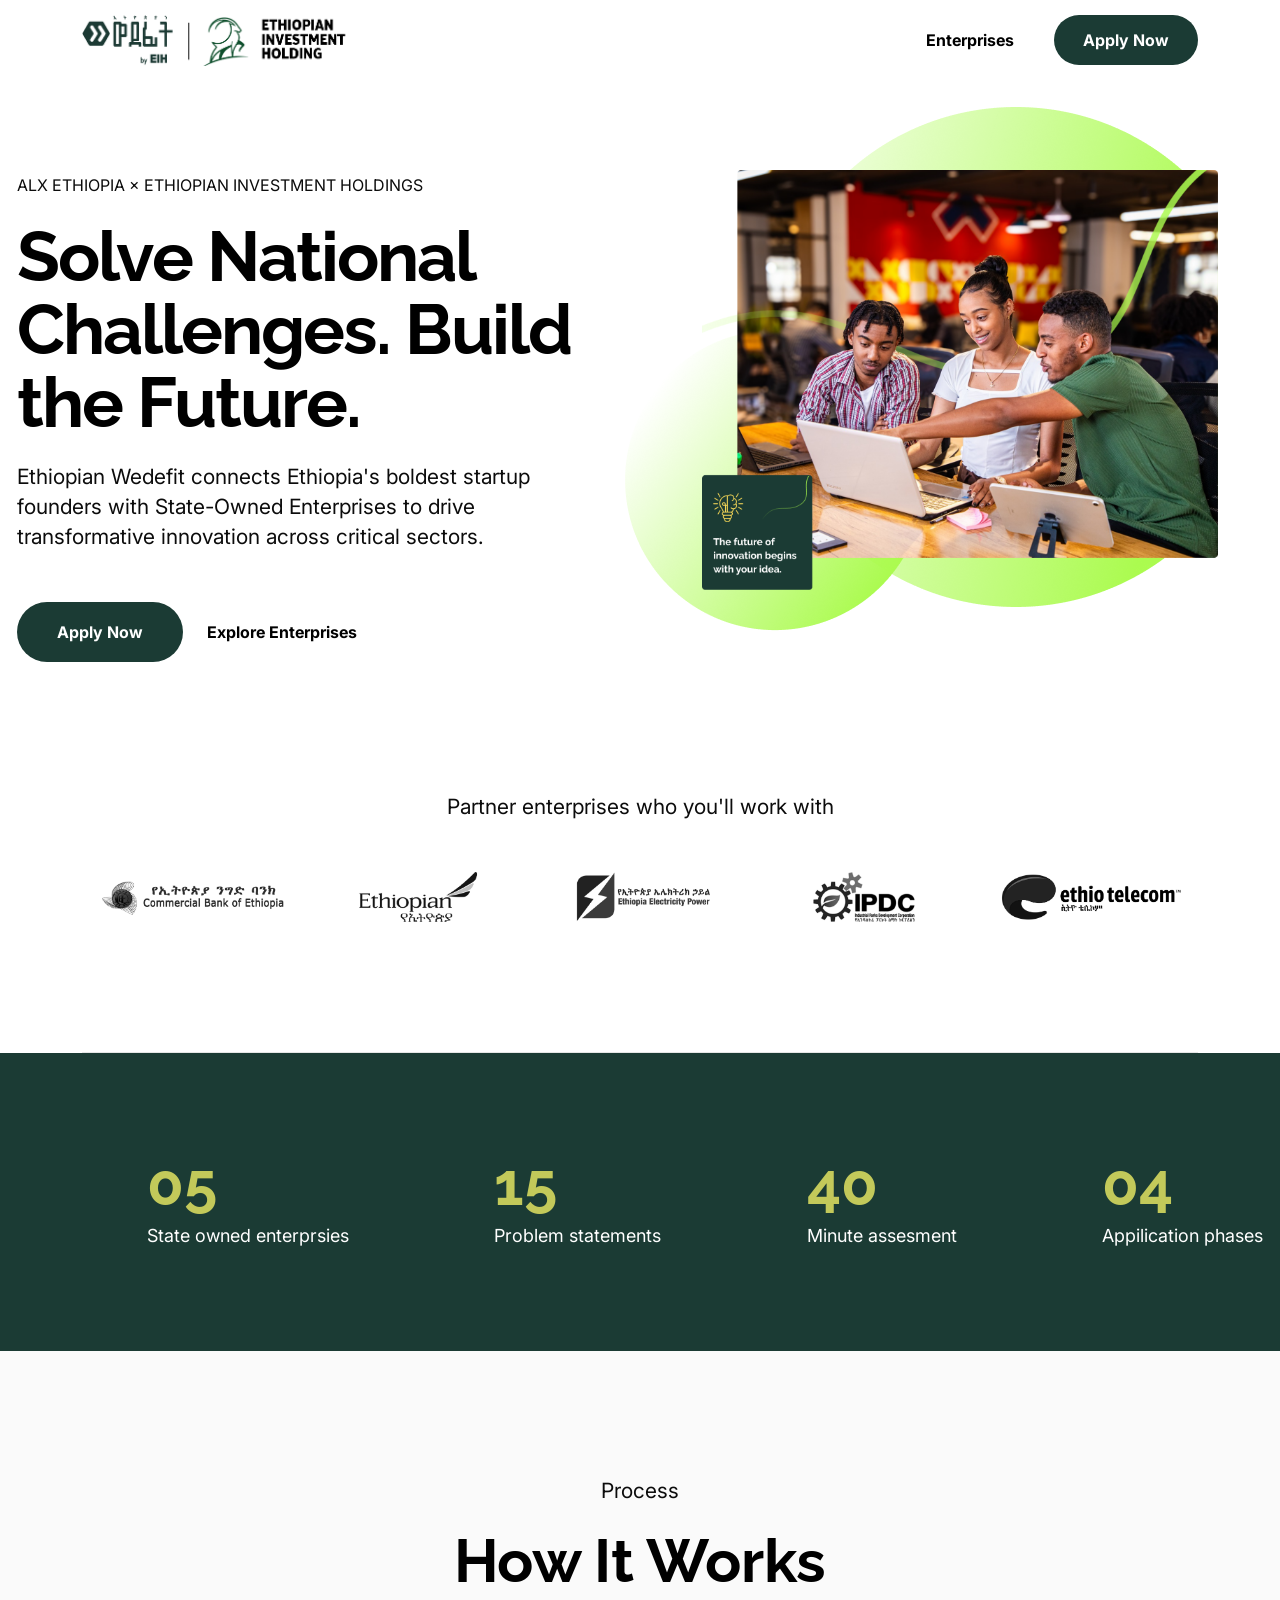
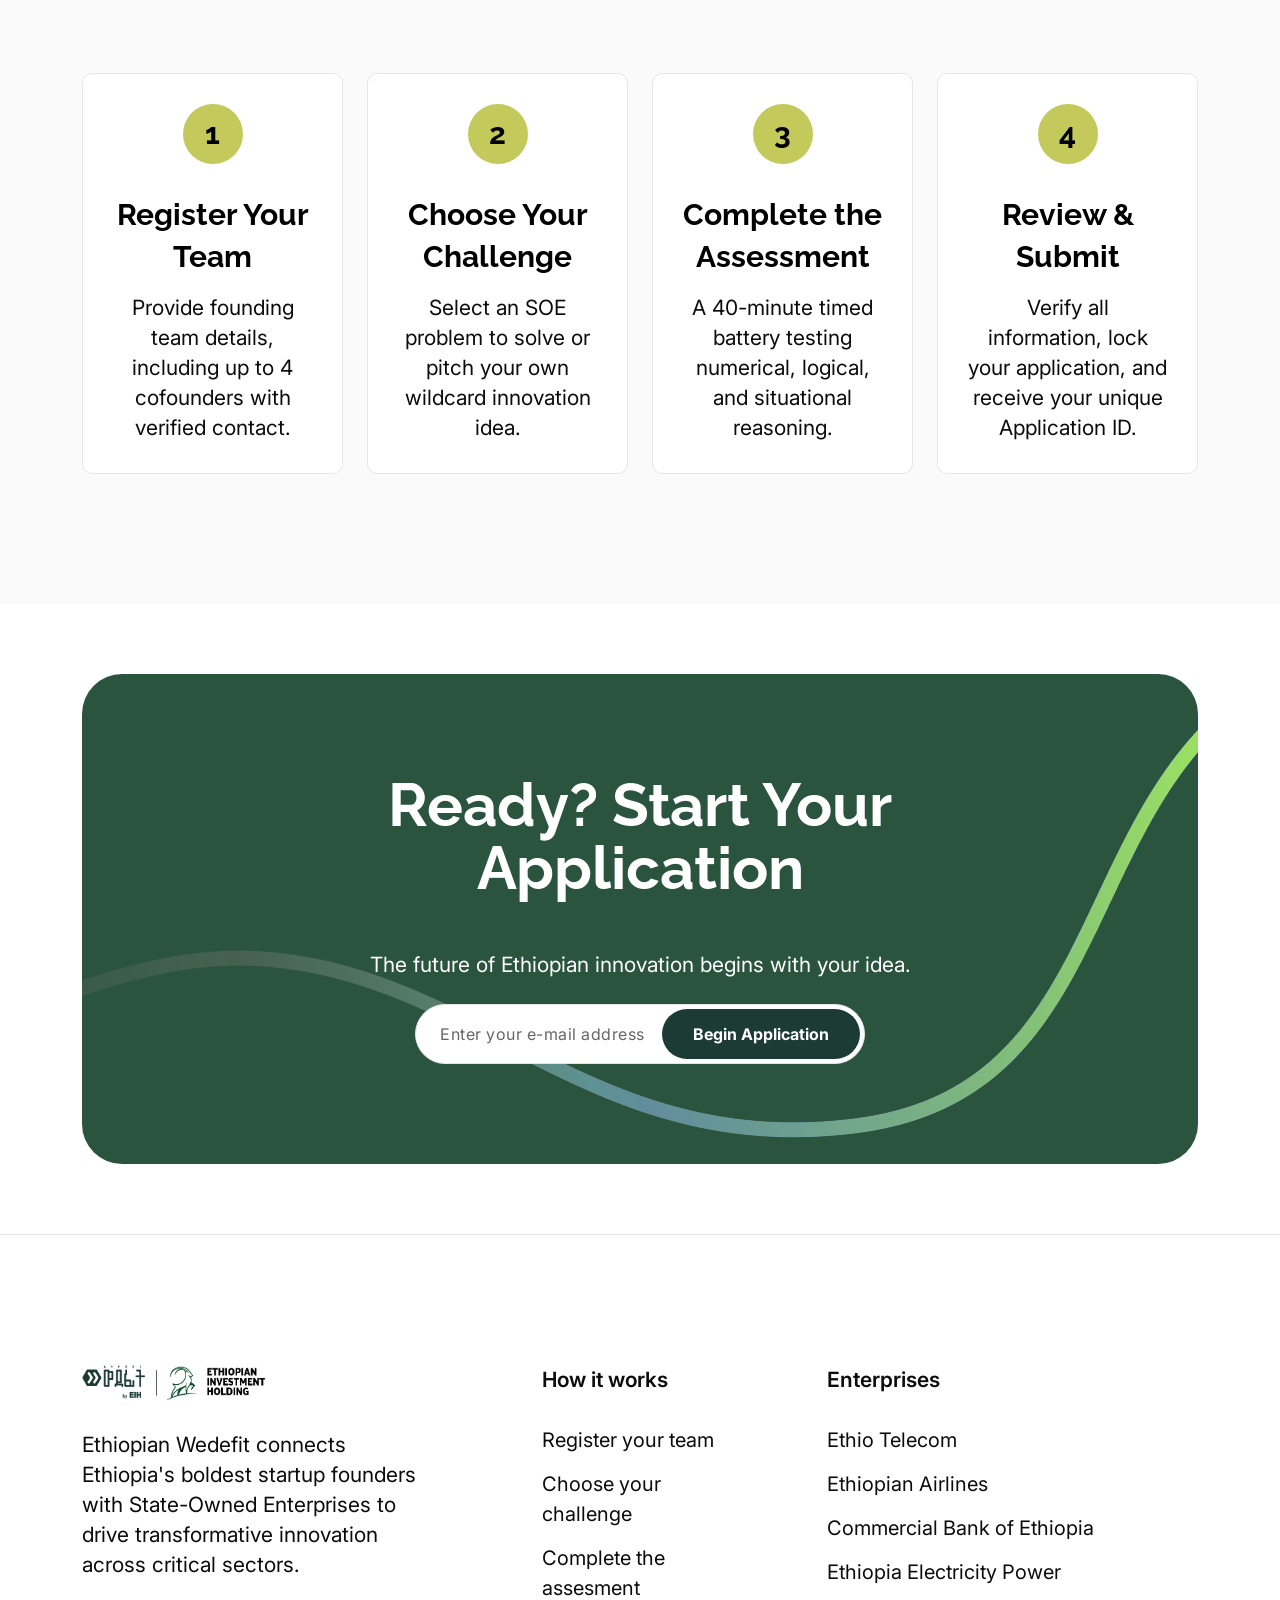
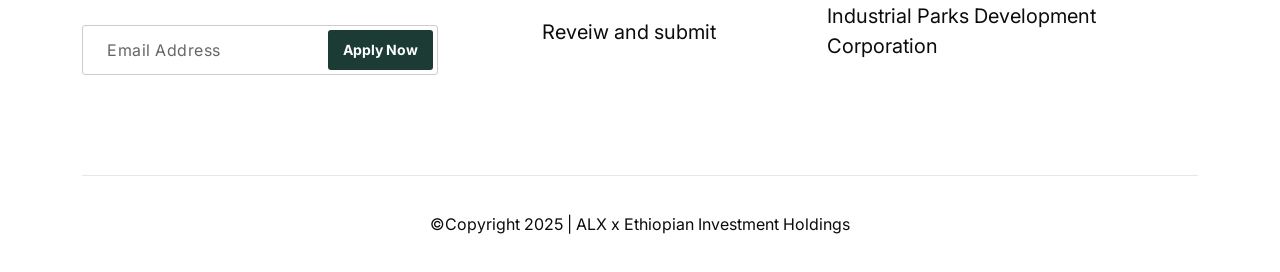
<file: index.html>
<!DOCTYPE html>
<html lang="en">

<head>
  <meta charset="UTF-8">
  <meta http-equiv="X-UA-Compatible" content="IE=edge">
  <meta name="viewport" content="width=device-width, initial-scale=1.0">
  <title>Ethiopian Wedefit</title>

  <link rel="shortcut icon" href="assets/images/favicon.ico" type="image/x-icon">
  <!-- <link rel="icon" href="assets/images/favicon.ico" type="image/x-icon"> -->
  <!--- End favicon-->

  <link href="https://fonts.googleapis.com/css2?family=Inter:wght@400;600&family=Raleway:wght@600;700&display=swap" rel="stylesheet">
  <!-- End google font  -->

  <link rel="stylesheet" href="assets/css/bootstrap.min.css">
  <link rel="stylesheet" href="assets/css/magnific-popup.css">
  <link rel="stylesheet" href="assets/css/slick.css">
  <link rel="stylesheet" href="assets/css/animate.css">
  <link rel="stylesheet" href="assets/css/fontawesome.css">


  <!-- Code Editor  -->

  <link rel="stylesheet" href="assets/css/main.css">
  <link rel="stylesheet" href="assets/css/app.min.css">

  <!-- CSS Rule -->
  <head>
  <style>
    /* Default for all screens */
    .hero-jump{
      padding: 170px 130px 130px 0px;
    }

    .num-pad{
      padding: 100px 0 100px 130px;
    }

    .logo-height{
      max-width: 512px;
    }
    .header-pad{
        padding: 15px 0;
    }

    .nav-pad{
        padding:0%;
    }

    /* Change padding when screen is 768px or smaller */
    @media (max-width: 768px) {
      .hero-jump{
        padding: 0px; /* Much smaller padding for mobile */
      }

      .num-pad{
      padding: 50px 0px;
    }
    .logo-height{
      max-width: 256px;
    }

    .header-pad{
        padding: 15px 0 50px 0 !important; 
        position: unset !important;
    }
    .nav-pad{
        padding-left: 65px;
    }
    }
  </style>

</head>

<body class="light">

  <div class="zubuz-preloader-wrap">
    <div class="zubuz-preloader">
      <div></div>
      <div></div>
      <div></div>
      <div></div>
    </div>
  </div>




  <header class="site-header zubuz-header-section header-pad" id="sticky-menu">
    <div class="container">
      <nav class="navbar site-navbar nav-pad">
        <!-- Brand Logo-->
        <div class="brand-logo logo-height">
          <a href="#">
            <img src="assets/images/logo/Logoc.png" alt="" class="light-version-logo">
          </a>
        </div>
        <div class="menu-block-wrapper">
          <div class="menu-overlay"></div>
          <nav class="menu-block" id="append-menu-header">
            <div class="mobile-menu-head">
              <div class="go-back">
                <i class="fa fa-angle-left"></i>
              </div>
              <div class="current-menu-title"></div>
              <div class="mobile-menu-close">&times;</div>
            </div>

          </nav>
        </div>

        <div class="header-btn header-btn-l1 ms-auto d-none d-xs-inline-flex">
          <div class="zubuz-header-btn-wrap">
            <a class="zubuz-login-btn" href="#">Enterprises</a>
          </div>
          <a class="zubuz-default-btn zubuz-header-btn pill" href="#">
            <span>Apply Now</span>
          </a>
        </div>
        <!-- mobile menu trigger -->

        <!--/.Mobile Menu Hamburger Ends-->
      </nav>
    </div>
  </header>
  <!--End landex-header-section -->

  <div class="zubuz-hero-section2 hero-jump">
    <div class="container">
      <div class="row zubuz_screenfix_right">
        <div class="col-lg-6">
          <div class="zubuz-hero-content">
            <div class="zubuz-hero-rating" >
              <ul>
                <!-- <li><img src="assets/images/v2/rating.png" alt=""></li> -->
                <li>ALX ETHIOPIA × ETHIOPIAN INVESTMENT HOLDINGS</li>
              </ul>
            </div>
            <h1>Solve National Challenges. Build the Future.</h1>
            <p>Ethiopian Wedefit connects Ethiopia's boldest startup founders with State-Owned Enterprises to drive transformative innovation across critical sectors.</p>
            <div class="zubuz-hero-btn-wrap">
              <a class="zubuz-default-btn pill" href="#"> <span>Apply Now</span> </a>
              <a class="zubuz-login-btn m-0" href="#">Explore Enterprises</a>
            </div>
          </div>
        </div>
        <div class="col-lg-6">
          <div class="zubuz-hero-thumb2">
            <img src="assets/images/v2/test(4).png" alt="">
            <div class="zubuz-hero-shape2">
              <img src="assets/images/v2/shape1-v2.png" alt="">
            </div>
            <div class="zubuz-hero-shape3">
              <img src="assets/images/v2/shape2-v2.png" alt="">
            </div>
          </div>
        </div>
      </div>
    </div>
  </div>
  <!-- End section -->

  <div class="zubuz-brand-logo-section">
    <div class="container">
      <div class="zubuz-brand-logo-wrap">
        
        <p>Partner enterprises who you'll work with</p>
        <div class="zubuz-brand-slider3">

          <!-- first round  -->
          <div class="zubuz-brand-item">
            <img src="assets/images/v2/Ethiotelecom.png" alt="">
          </div>
          <div class="zubuz-brand-item">
            <img src="assets/images/v2/CBE.png" alt="">
          </div>
          <div class="zubuz-brand-item">
            <img src="assets/images/v2/Airlines.png" alt="">
          </div>
          <div class="zubuz-brand-item">
            <img src="assets/images/v2/EEP.png" alt="">
          </div>
          <div class="zubuz-brand-item">
            <img src="assets/images/v2/IPDC.png" alt="">
          </div>

          <!-- Second round  -->
           <div class="zubuz-brand-item">
            <img src="assets/images/v2/Ethiotelecom.png" alt="">
          </div>
          <div class="zubuz-brand-item">
            <img src="assets/images/v2/CBE.png" alt="">
          </div>
          <div class="zubuz-brand-item">
            <img src="assets/images/v2/Airlines.png" alt="">
          </div>
          <div class="zubuz-brand-item">
            <img src="assets/images/v2/EEP.png" alt="">
          </div>
          <div class="zubuz-brand-item">
            <img src="assets/images/v2/IPDC.png" alt="">
          </div>

          <!-- third round  -->
           <div class="zubuz-brand-item">
            <img src="assets/images/v2/Ethiotelecom.png" alt="">
          </div>
          <div class="zubuz-brand-item">
            <img src="assets/images/v2/CBE.png" alt="">
          </div>
          <div class="zubuz-brand-item">
            <img src="assets/images/v2/Airlines.png" alt="">
          </div>
          <div class="zubuz-brand-item">
            <img src="assets/images/v2/EEP.png" alt="">
          </div>
          <div class="zubuz-brand-item">
            <img src="assets/images/v2/IPDC.png" alt="">
          </div>

        </div>
      </div>
    </div>
  </div>
  <!-- End section -->

  <div class="section blue-bg zubuz-section-padding5 num-pad">
    <div id="zubuz-counter"></div>
    <div class="container" >
      <div class="zubuz-counter-wrap2">
        <div class="zubuz-counter-data light">
          <h2 class="zubuz-counter-number" style="color: var(--secondary-color);">05</h2>
          <p>State owned enterprsies</p>
        </div>
        <div class="zubuz-counter-data light">
          <h2 class="zubuz-counter-number" style="color: var(--secondary-color);">15</h2>
          <p>Problem statements</p>
        </div>
        <div class="zubuz-counter-data light">
          <h2 class="zubuz-counter-number" style="color: var(--secondary-color);">40</h2>
          <p>Minute assesment</p>
        </div>
        <div class="zubuz-counter-data light">
          <h2 class="zubuz-counter-number" style="color: var(--secondary-color);">04</h2>
          <p>Appilication phases</p>
        </div>
      </div>
    </div>
  </div>
  <!-- End section -->
  
  <div class="section zubuz-section-padding3 light-bg">
    <div class="container">
      <div class="zubuz-section-title center">
        <p>Process</p>
        <h2>How It Works</h2>
      </div>
      <div class="row">
        <div class="col-xl-3 col-md-6">
          <div class="zubuz-iconbox-wrap center">
            <div class="zubuz-iconbox-icon">
              <!-- <img src="assets/images/v1/icon3.png" alt=""> -->
               <h3>1</h3>
            </div>
            <div class="zubuz-iconbox-data">
              <h3>Register Your Team</h3>
              <p>Provide founding team details, including up to 4 cofounders with verified contact.</p>
            </div>
          </div>
        </div>
        <div class="col-xl-3 col-md-6">
          <div class="zubuz-iconbox-wrap center">
            <div class="zubuz-iconbox-icon">
              <!-- <img src="assets/images/v1/icon4.png" alt=""> -->
               <h3>2</h3>
            </div>
            <div class="zubuz-iconbox-data">
              <h3>Choose Your Challenge</h3>
              <p>Select an SOE problem to solve or pitch your own wildcard innovation idea.</p>
            </div>
          </div>
        </div>
        <div class="col-xl-3 col-md-6">
          <div class="zubuz-iconbox-wrap center">
            <div class="zubuz-iconbox-icon">
              <!-- <img src="assets/images/v1/icon5.png" alt=""> -->
               <h3>3</h3>
            </div>
            <div class="zubuz-iconbox-data">
              <h3>Complete the Assessment</h3>
              <p>A 40-minute timed battery testing numerical, logical, and situational reasoning.</p>
            </div>
          </div>
        </div>
        <div class="col-xl-3 col-md-6">
          <div class="zubuz-iconbox-wrap center">
            <div class="zubuz-iconbox-icon">
            <h3>4</h3>
            </div>
            <div class="zubuz-iconbox-data">
              <h3>Review & Submit</h3>
              <p>Verify all information, lock your application, and receive your unique Application ID.</p>
            </div>
          </div>
        </div>

      </div>
    </div>
  </div>
  <!-- End Section -->

  <div class="zubuz-cta-section2" style="padding: 70px 0;">
    <div class="container">
      <div class="zubuz-cta-wrap" style="background-image: url(assets/images/v2/cta-bg-green.png)">
        <div class="zubuz-cta-content">
          <h2>Ready? Start Your Application</h2>
          <p style="color: white;">The future of Ethiopian innovation begins with your idea.</p>
          <div class="zubuz-subscribe-two">
            
            <form action="#">
              <input type="email" placeholder="Enter your e-mail address">
              <button class="zubuz-default-btn zubuz-subscription-btn two" id="zubuz-subscription-btn" type="submit">
                <span>Begin Application</span>
              </button>
            </form>
          </div>
        </div>
      </div>
    </div>
  </div>



<footer class="zubuz-footer-section main-footer white-bg">
    <div class="container">
      <div class="zubuz-footer-top">
        <div class="row">
          <div class="col-xl-4 col-lg-12">
            <div class="zubuz-footer-textarea">
              <a href="">
                <img src="assets/images/logo/Logoc.png" alt="">
              </a>
              <p>Ethiopian Wedefit connects Ethiopia's boldest startup founders with State-Owned Enterprises to drive transformative innovation across critical sectors.</p>
              <div class="zubuz-subscribe-one">
                <form action="#">
                  <input type="email" placeholder="Email Address">
                  <button class="zubuz-default-btn zubuz-subscription-btn one" id="zubuz-subscription-btn" type="submit">
                    <span>Apply Now</span>
                  </button>
                </form>
              </div>
            </div>
          </div>
          
          <div class="col-xl-3 col-md-4">
            <div class="zubuz-footer-menu extar-margin">
              <div class="zubuz-footer-title">
                <p>How it works</p>
              </div>
              <ul>
                <li><a href="">Register your team</a></li>
                <li><a href="">Choose your challenge</a></li>
                <li><a href="">Complete the assesment</a></li>
                <li><a href="">Reveiw and submit</a></li>
                </li>
              </ul>
            </div>
          </div>



          <div class="col-xl-5 col-md-4">
            <div class="zubuz-footer-menu extar-margin">
              <div class="zubuz-footer-title">
                <p>Enterprises</p>
              </div>
              <ul>
                <li><a href="">Ethio Telecom</a></li>
                <li><a href="">Ethiopian Airlines</a></li>
                <li><a href="">Commercial Bank of Ethiopia</a></li>
                <li><a href="">Ethiopia Electricity Power</a></li>
                <li><a href="">Industrial Parks Development Corporation</a></li>
              </ul>
            </div>
          </div>


        </div>
      </div>
      <div class="zubuz-footer-bottom center">
        <div class="zubuz-copywright">
          <p> ©Copyright 2025 | ALX x Ethiopian Investment Holdings</p>
        </div>
      </div>

    </div>
  </footer>





  <!-- scripts -->
  <script src="assets/js/jquery-3.6.0.min.js"></script>
  <script src="assets/js/bootstrap.bundle.min.js"></script>
  <script src="assets/js/menu/menu.js"></script>
  <script src="assets/js/isotope.pkgd.min.js"></script>
  <script src="assets/js/jquery.magnific-popup.min.js"></script>
  <script src="assets/js/slick.js"></script>
  <script src="assets/js/countdown.js"></script>
  <script src="assets/js/wow.min.js"></script>
  <script src="assets/js/faq.js"></script>

  <script src="assets/js/app.js"></script>


</body>
</html>
</file>
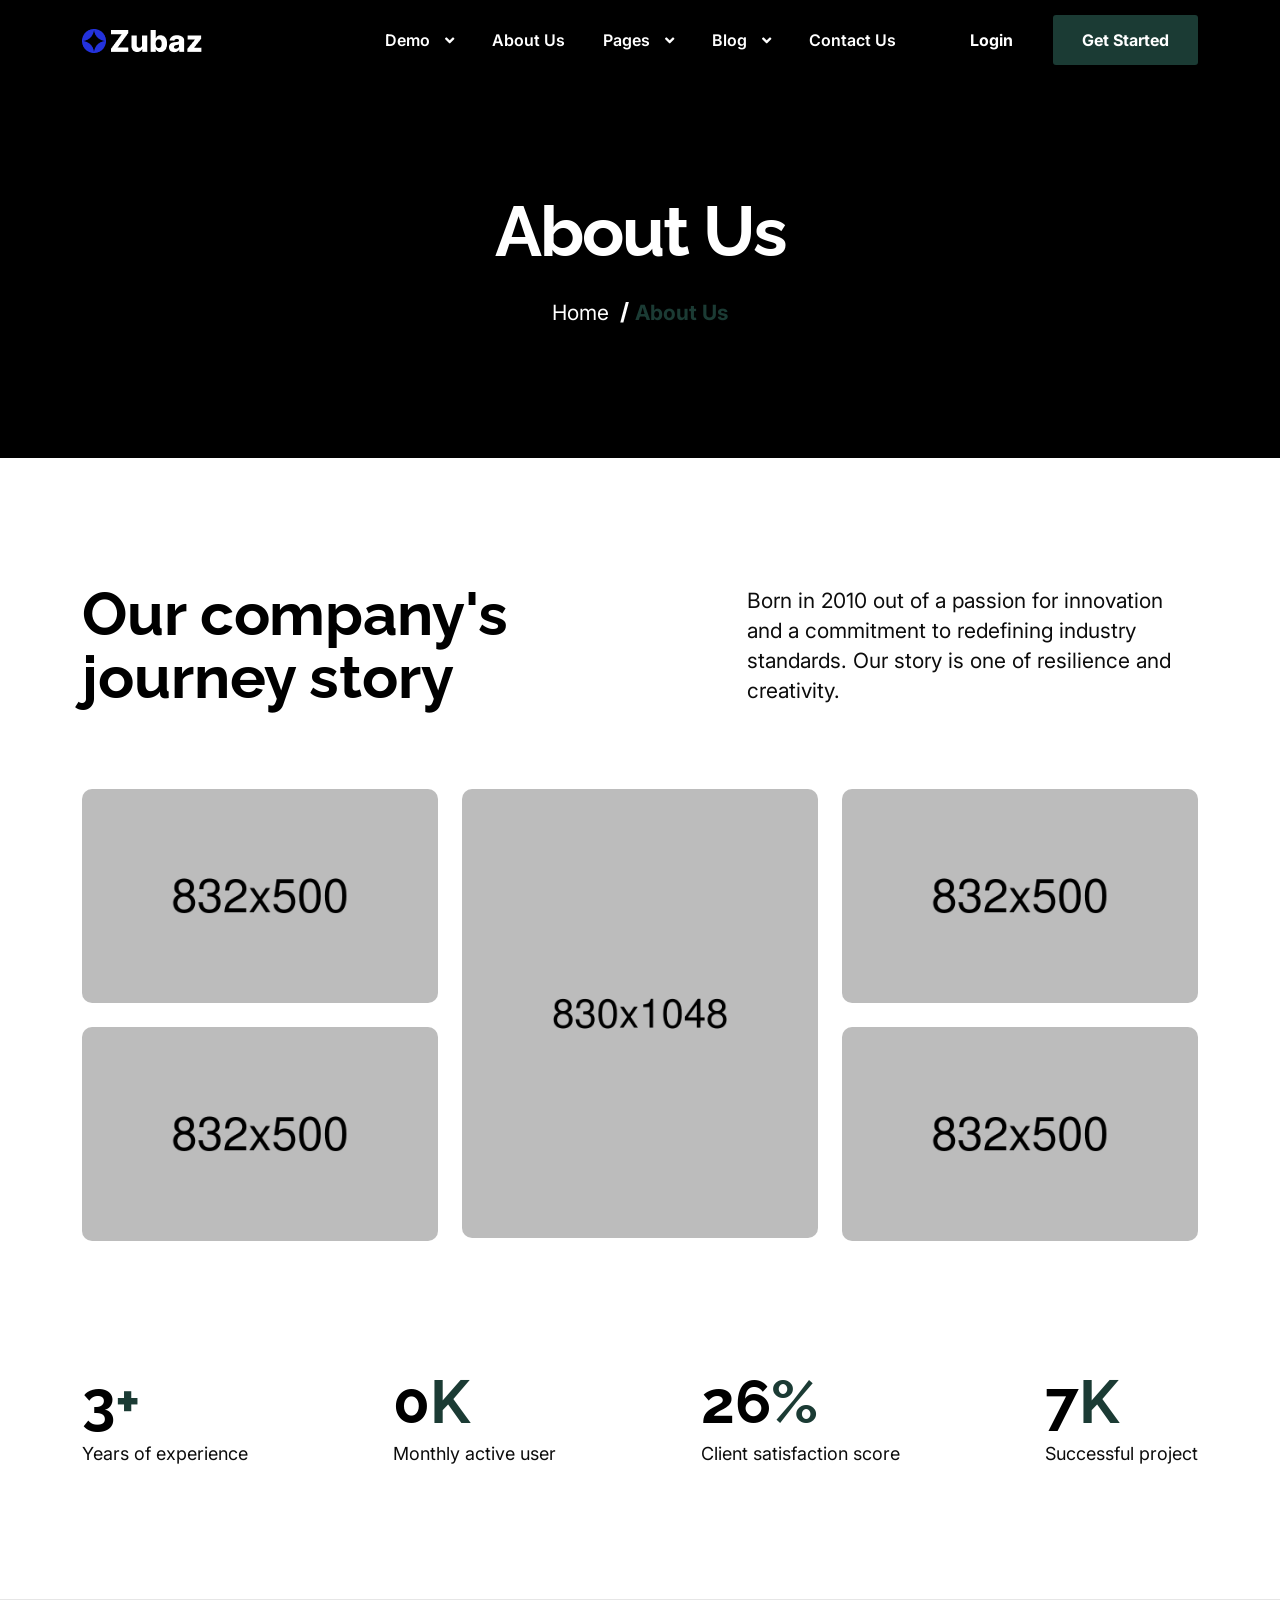
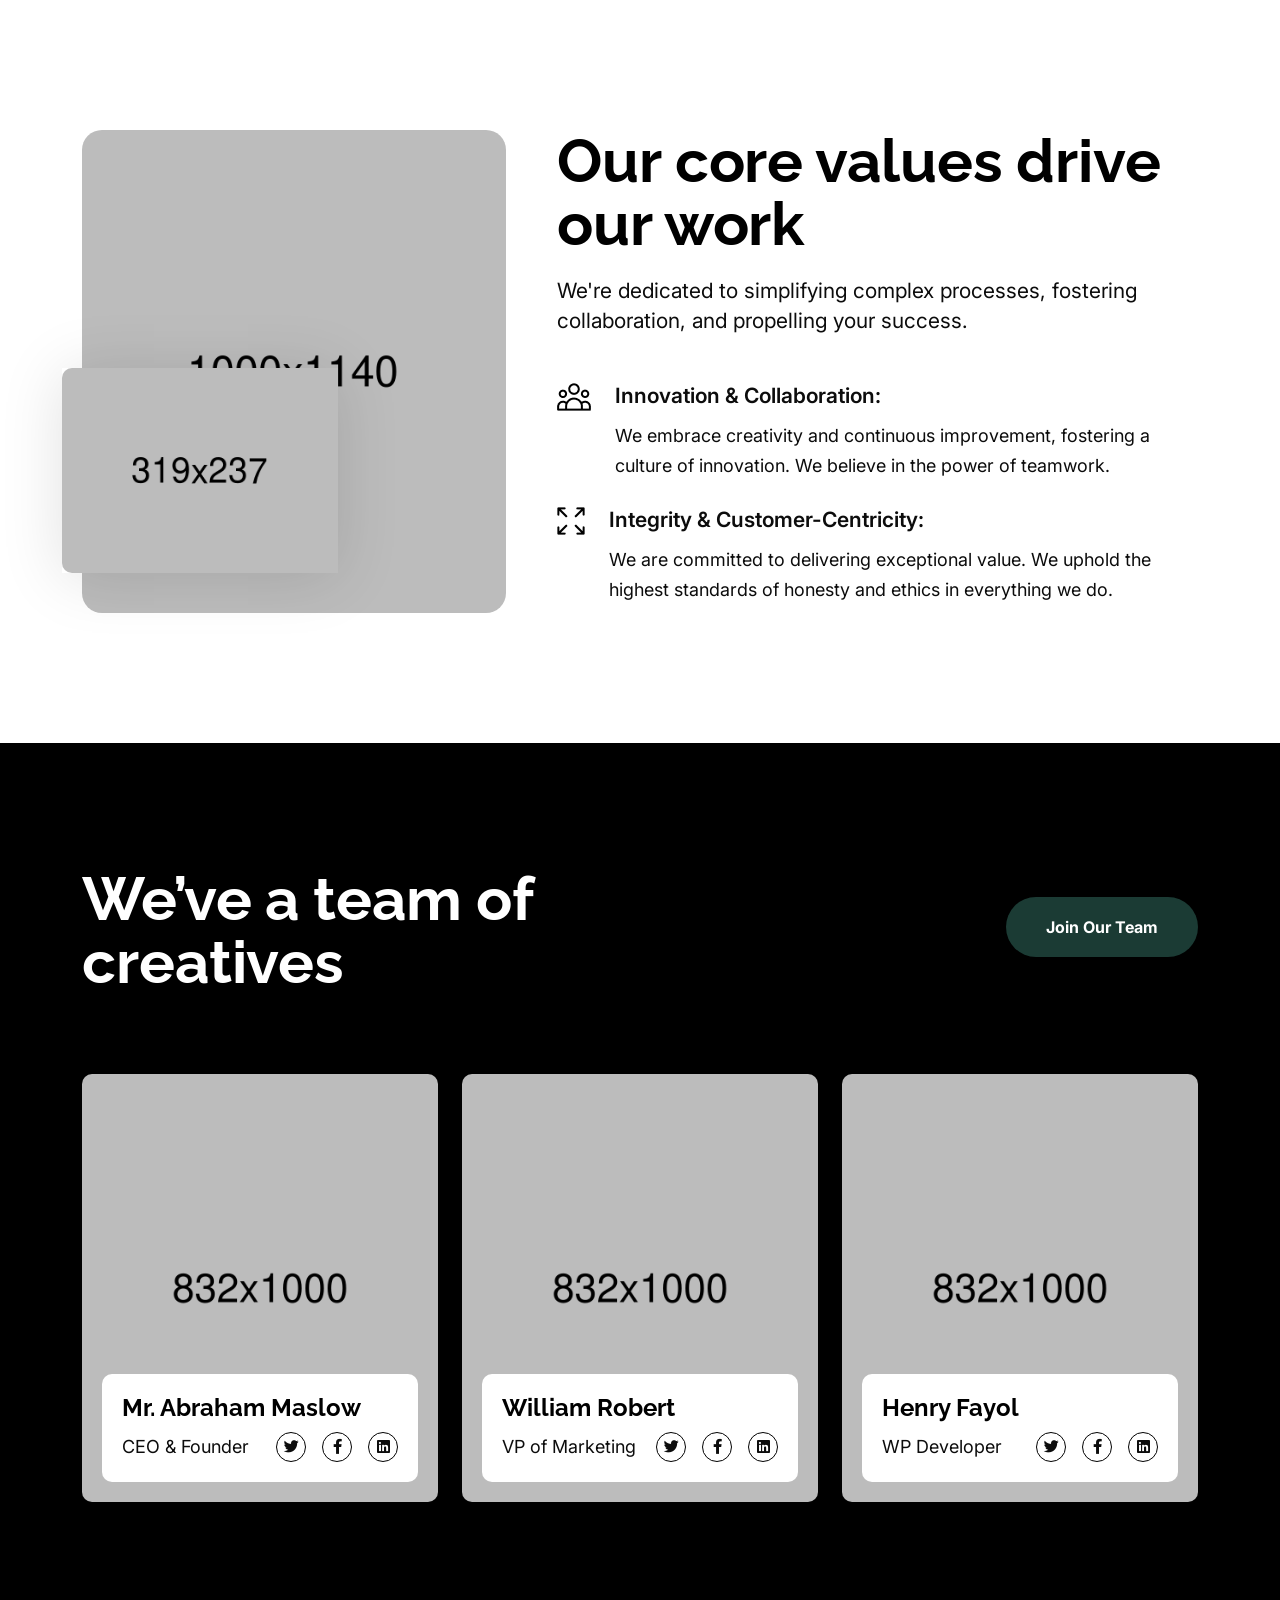
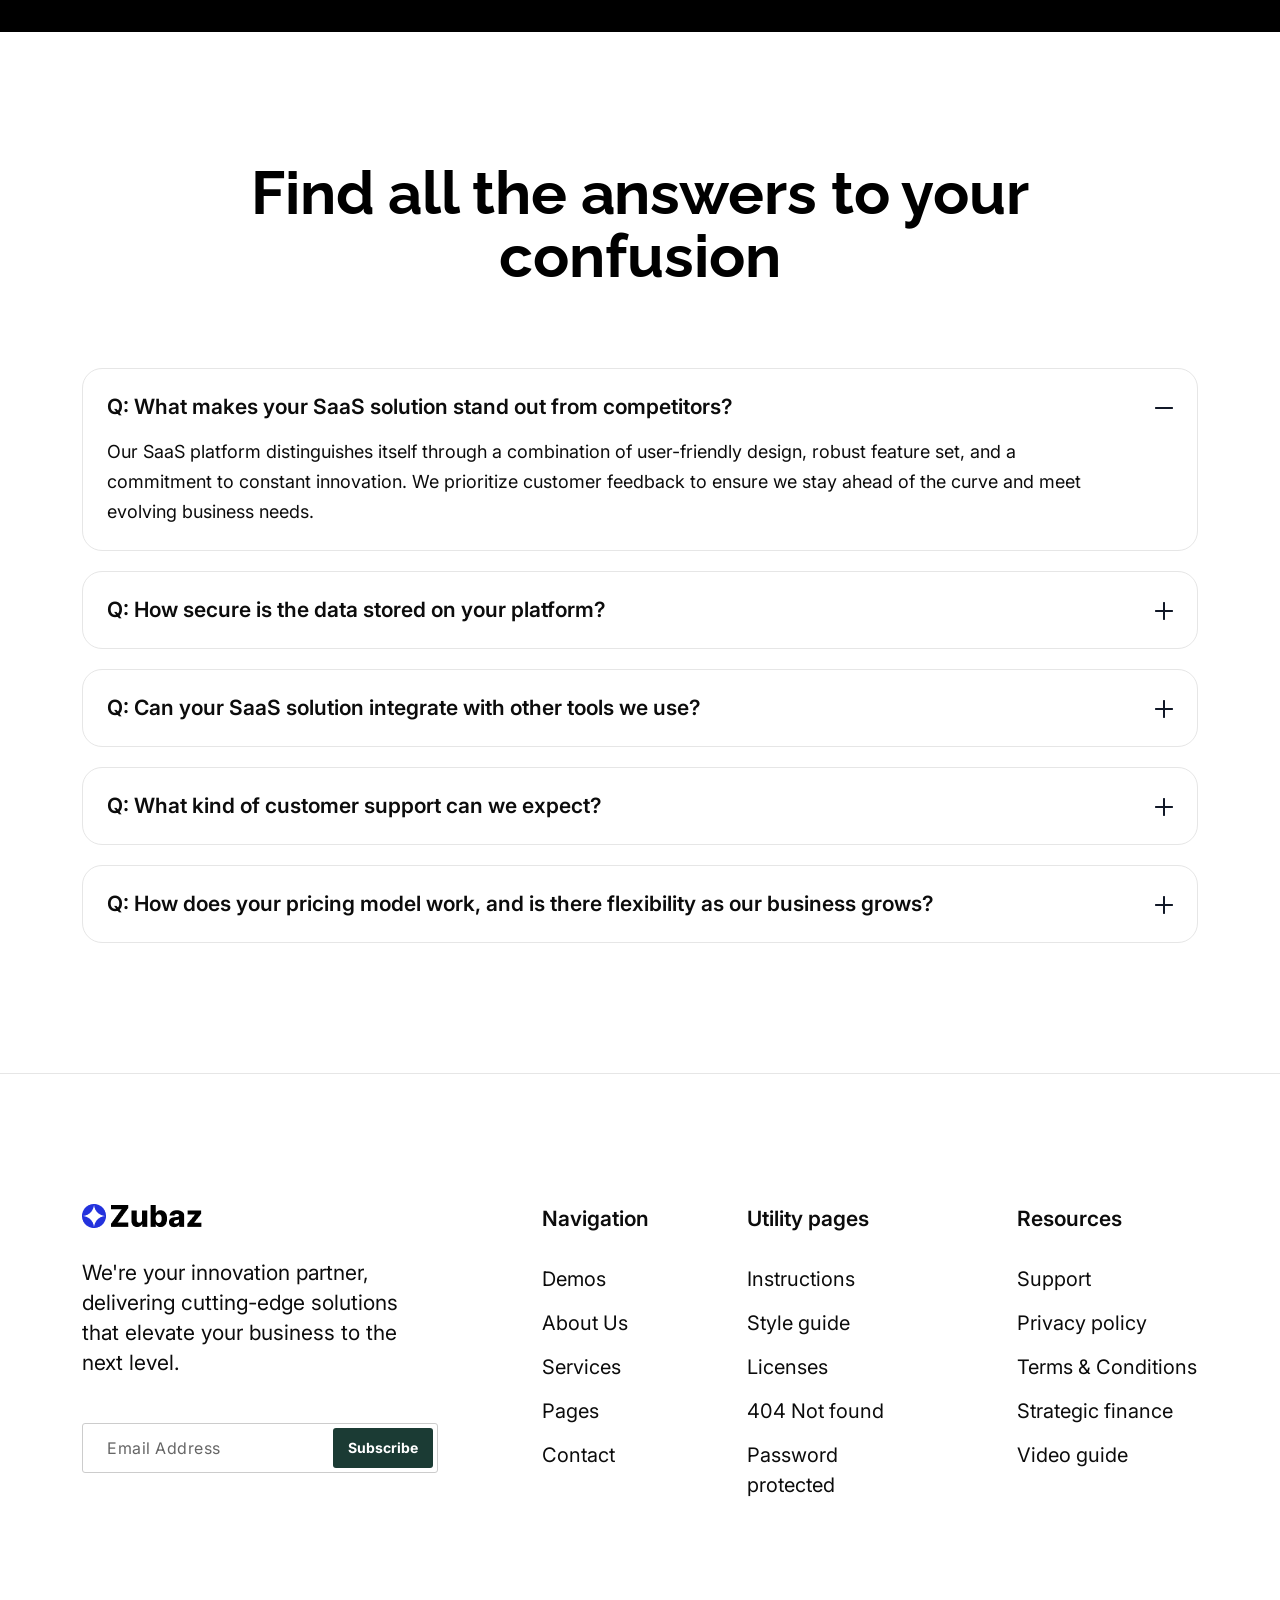
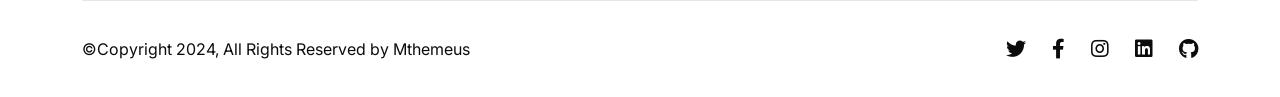
<file: about-us.html>
<!DOCTYPE html>
<html lang="en">

<head>
  <meta charset="UTF-8">
  <meta http-equiv="X-UA-Compatible" content="IE=edge">
  <meta name="viewport" content="width=device-width, initial-scale=1.0">
  <title>Zubuz || Responsive HTML 5 Template</title>

  <link rel="shortcut icon" href="assets/images/favicon.ico" type="image/x-icon">
  <link rel="icon" href="assets/images/favicon.ico" type="image/x-icon">
  <!--- End favicon-->

  <link href="https://fonts.googleapis.com/css2?family=Inter:wght@400;600&family=Raleway:wght@600;700&display=swap" rel="stylesheet">
  <!-- End google font  -->

  <link rel="stylesheet" href="assets/css/bootstrap.min.css">
  <link rel="stylesheet" href="assets/css/magnific-popup.css">
  <link rel="stylesheet" href="assets/css/slick.css">
  <link rel="stylesheet" href="assets/css/animate.css">
  <link rel="stylesheet" href="assets/css/fontawesome.css">


  <!-- Code Editor  -->

  <link rel="stylesheet" href="assets/css/main.css">
  <link rel="stylesheet" href="assets/css/app.min.css">
</head>

<body class="light">

  <div class="zubuz-preloader-wrap">
    <div class="zubuz-preloader">
      <div></div>
      <div></div>
      <div></div>
      <div></div>
    </div>
  </div>




  <header class="site-header site-header--menu-center zubuz-header-section dark-bg white-menu" id="sticky-menu">
    <div class="container">
      <nav class="navbar site-navbar">
        <!-- Brand Logo-->
        <div class="brand-logo">
          <a href="index.html">
            <img src="assets/images/logo/logo-white.png" alt="" class="light-version-logo">
          </a>
        </div>
        <div class="menu-block-wrapper">
          <div class="menu-overlay"></div>
          <nav class="menu-block" id="append-menu-header">
            <div class="mobile-menu-head">
              <div class="go-back">
                <i class="fa fa-angle-left"></i>
              </div>
              <div class="current-menu-title"></div>
              <div class="mobile-menu-close">&times;</div>
            </div>
            <ul class="site-menu-main">
              <li class="nav-item nav-item-has-children">
                <a href="#" class="nav-link-item drop-trigger">Demo <i class="fas fa-angle-down"></i></a>
                <ul class="sub-menu" id="submenu-1">
                  <li class="sub-menu--item">
                    <a href="index.html">
                      <span class="menu-item-text">Finance App</span>
                    </a>
                  </li>
                  <li class="sub-menu--item">
                    <a href="index-02.html">
                      <span class="menu-item-text">CRM Platform</span>
                    </a>
                  </li>
                  <li class="sub-menu--item">
                    <a href="index-03.html">
                      <span class="menu-item-text">SaaS Startups</span>
                    </a>
                  </li>
                </ul>
              </li>
              <li class="nav-item">
                <a href="about-us.html" class="nav-link-item">About Us</a>
              </li>
              <li class="nav-item nav-item-has-children">
                <a href="#" class="nav-link-item drop-trigger">Pages <i class="fas fa-angle-down"></i></a>
                <ul class="sub-menu" id="submenu-2">
                  <li class="sub-menu--item">
                    <a href="about-us.html">
                      <span class="menu-item-text">About Us</span>
                    </a>
                  </li>
                  <li class="sub-menu--item">
                    <a href="pricing.html">
                      <span class="menu-item-text">Pricing</span>
                    </a>
                  </li>
                  <li class="sub-menu--item nav-item-has-children">
                    <a href="#" data-menu-get="h3" class="drop-trigger">blog <i class="fas fa-angle-down"></i></a>
                    <ul class="sub-menu shape-none" id="submenu-3">
                      <li class="sub-menu--item">
                        <a href="blog.html">
                          <span class="menu-item-text">Our Blog</span>
                        </a>
                      </li>
                      <li class="sub-menu--item">
                        <a href="blog-column-one.html">
                          <span class="menu-item-text">blog column one</span>
                        </a>
                      </li>
                      <li class="sub-menu--item">
                        <a href="blog-column-two.html">
                          <span class="menu-item-text">blog column two</span>
                        </a>
                      </li>
                      <li class="sub-menu--item">
                        <a href="single-blog.html">
                          <span class="menu-item-text">blog details</span>
                        </a>
                      </li>
                    </ul>
                  </li>
                  <li class="sub-menu--item nav-item-has-children">
                    <a href="#" data-menu-get="h3" class="drop-trigger">Service<i class="fas fa-angle-down"></i>
                    </a>
                    <ul class="sub-menu shape-none" id="submenu-4">
                      <li class="sub-menu--item">
                        <a href="service.html">
                          <span class="menu-item-text">service</span>
                        </a>
                      </li>
                      <li class="sub-menu--item">
                        <a href="single-service.html">
                          <span class="menu-item-text">service details</span>
                        </a>
                      </li>
                    </ul>
                  </li>
                  <li class="sub-menu--item nav-item-has-children">
                    <a href="#" data-menu-get="h3" class="drop-trigger">Team<i class="fas fa-angle-down"></i>
                    </a>
                    <ul class="sub-menu shape-none" id="submenu-5">
                      <li class="sub-menu--item">
                        <a href="team.html">
                          <span class="menu-item-text">team</span>
                        </a>
                      </li>
                      <li class="sub-menu--item">
                        <a href="single-team.html">
                          <span class="menu-item-text">team details</span>
                        </a>
                      </li>
                    </ul>
                  </li>
                  <li class="sub-menu--item nav-item-has-children">
                    <a href="#" data-menu-get="h3" class="drop-trigger">Career<i class="fas fa-angle-down"></i>
                    </a>
                    <ul class="sub-menu shape-none" id="submenu-6">
                      <li class="sub-menu--item">
                        <a href="career.html">
                          <span class="menu-item-text">Career</span>
                        </a>
                      </li>
                      <li class="sub-menu--item">
                        <a href="single-career.html">
                          <span class="menu-item-text">Career details</span>
                        </a>
                      </li>
                    </ul>
                  </li>
                  <li class="sub-menu--item nav-item-has-children">
                    <a href="#" data-menu-get="h3" class="drop-trigger">Portfolio<i class="fas fa-angle-down"></i>
                    </a>
                    <ul class="sub-menu shape-none" id="submenu-7">
                      <li class="sub-menu--item">
                        <a href="portfolio-grid.html">
                          <span class="menu-item-text">portfolio gird</span>
                        </a>
                      </li>
                      <li class="sub-menu--item">
                        <a href="portfolio-classic.html">
                          <span class="menu-item-text">portfolio classic</span>
                        </a>
                      </li>
                      <li class="sub-menu--item">
                        <a href="single-portfolio.html">
                          <span class="menu-item-text">Single Portfolio</span>
                        </a>
                      </li>
                    </ul>
                  </li>
                  <li class="sub-menu--item nav-item-has-children">
                    <a href="#" data-menu-get="h3" class="drop-trigger">Utility<i class="fas fa-angle-down"></i>
                    </a>
                    <ul class="sub-menu shape-none" id="submenu-8">
                      <li class="sub-menu--item">
                        <a href="faq.html">
                          <span class="menu-item-text">faq</span>
                        </a>
                      </li>
                      <li class="sub-menu--item">
                        <a href="errors-404.html">
                          <span class="menu-item-text">Error 404</span>
                        </a>
                      </li>
                      <li class="sub-menu--item">
                        <a href="integrations.html">
                          <span class="menu-item-text">integrations</span>
                        </a>
                      </li>
                      <li class="sub-menu--item">
                        <a href="testimonials.html">
                          <span class="menu-item-text">testimonials</span>
                        </a>
                      </li>
                      <li class="sub-menu--item">
                        <a href="coming-soon.html">
                          <span class="menu-item-text">Coming Soon</span>
                        </a>
                      </li>
                    </ul>
                  </li>
                  <li class="sub-menu--item nav-item-has-children">
                    <a href="#" data-menu-get="h3" class="drop-trigger">Account<i class="fas fa-angle-down"></i>
                    </a>
                    <ul class="sub-menu shape-none" id="submenu-9">
                      <li class="sub-menu--item">
                        <a href="sign-up.html">
                          <span class="menu-item-text">sign up</span>
                        </a>
                      </li>
                      <li class="sub-menu--item">
                        <a href="sign-in.html">
                          <span class="menu-item-text">sign in</span>
                        </a>
                      </li>
                      <li class="sub-menu--item">
                        <a href="reset-password.html">
                          <span class="menu-item-text">reset password</span>
                        </a>
                      </li>
                    </ul>
                  </li>
                </ul>
              </li>
              <li class="nav-item nav-item-has-children">
                <a href="#" class="nav-link-item drop-trigger">Blog <i class="fas fa-angle-down"></i></a>
                <ul class="sub-menu" id="submenu-10">
                  <li class="sub-menu--item">
                    <a href="blog.html">
                      <span class="menu-item-text">Our Blog</span>
                    </a>
                  </li>
                  <li class="sub-menu--item">
                    <a href="blog-column-one.html">
                      <span class="menu-item-text">blog column one</span>
                    </a>
                  </li>
                  <li class="sub-menu--item">
                    <a href="blog-column-two.html">
                      <span class="menu-item-text">blog column two</span>
                    </a>
                  </li>
                  <li class="sub-menu--item">
                    <a href="single-blog.html">
                      <span class="menu-item-text">blog details</span>
                    </a>
                  </li>
                </ul>
              </li>
              <li class="nav-item">
                <a href="contact-us.html" class="nav-link-item">Contact Us</a>
              </li>
            </ul>
          </nav>
        </div>

        <div class="header-btn header-btn-l1 ms-auto d-none d-xs-inline-flex">
          <div class="zubuz-header-btn-wrap">
            <a class="zubuz-login-btn" href="sign-up.html">Login</a>
          </div>
          <a class="zubuz-default-btn zubuz-header-btn" href="contact-us.html">
            <span>Get Started</span>
          </a>
        </div>
        <!-- mobile menu trigger -->
        <div class="mobile-menu-trigger light">
          <span></span>
        </div>
        <!--/.Mobile Menu Hamburger Ends-->
      </nav>
    </div>
  </header>
  <!--End landex-header-section -->

  <div class="zubuz-breadcrumb">
    <div class="container">
      <h1 class="post__title">About Us</h1>
      <nav class="breadcrumbs">
        <ul>
          <li><a href="index.html">Home</a></li>
          <li aria-current="page"> About Us</li>
        </ul>
      </nav>

    </div>
  </div>
  <!-- End breadcrumb -->

  <div class="section zubuz-section-padding3">
    <div class="container">
      <div class="zubuz-section-title zubuz-two-column-title">
        <div class="row">
          <div class="col-lg-7">
            <h2>Our company's journey story</h2>
          </div>
          <div class="col-lg-5 d-flex align-items-center">
            <p>Born in 2010 out of a passion for innovation and a commitment to redefining industry standards. Our story is one of resilience and creativity.</p>
          </div>
        </div>
      </div>
      <div class="row">
        <div class="col-lg-4 col-md-4">
          <div class="zubuz-about-thumb">
            <img src="assets/images/about/about1.png" alt="">
          </div>
          <div class="zubuz-about-thumb">
            <img src="assets/images/about/about1.png" alt="">
          </div>
        </div>
        <div class="col-lg-4 col-md-4">
          <div class="zubuz-about-thumb">
            <img src="assets/images/about/about3.png" alt="">
          </div>
        </div>
        <div class="col-lg-4 col-md-4">
          <div class="zubuz-about-thumb">
            <img src="assets/images/about/about4.png" alt="">
          </div>
          <div class="zubuz-about-thumb">
            <img src="assets/images/about/about5.png" alt="">
          </div>
        </div>
      </div>
    </div>
  </div>
  <!-- End Section -->

  <div class="section zubuz-section-padding5">
    <div id="zubuz-counter"></div>
    <div class="container">
      <div class="zubuz-counter-wrap2">
        <div class="zubuz-counter-data primary-color">
          <h2 class="zubuz-counter-number"><span data-percentage="15" class="zubuz-counter"></span><em>+</em></h2>
          <p>Years of experience</p>
        </div>
        <div class="zubuz-counter-data primary-color">
          <h2 class="zubuz-counter-number"><span data-percentage="2" class="zubuz-counter"></span><em>K</em></h2>
          <p>Monthly active user</p>
        </div>
        <div class="zubuz-counter-data primary-color">
          <h2 class="zubuz-counter-number"><span data-percentage="100" class="zubuz-counter"></span><em>%</em></h2>
          <p>Client satisfaction score</p>
        </div>
        <div class="zubuz-counter-data primary-color">
          <h2 class="zubuz-counter-number"><span data-percentage="30" class="zubuz-counter"></span><em>K</em></h2>
          <p>Successful project</p>
        </div>
      </div>
    </div>
  </div>
  <!-- End section -->

  <div class="zubuz-divider"></div>
  <!-- end divider -->

  <div class="section zubuz-section-padding2">
    <div class="container">
      <div class="row">
        <div class="col-lg-5">
          <div class="zubuz-v3-thumb">
            <img src="assets/images/v3/thumb-v3-2.png" alt="">
            <div class="zubuz-v3-card">
              <img src="assets/images/v3/card-v3-4.png" alt="">
            </div>
          </div>
        </div>
        <div class="col-lg-7">
          <div class="zubuz-default-content m-left">
            <h2>Our core values drive our work</h2>
            <p>We're dedicated to simplifying complex processes, fostering collaboration, and propelling your success.</p>
            <div class="zubuz-extara-mt">
              <div class="zubuz-iconbox-wrap-left mw-100">
                <div class="zubuz-iconbox-icon none-bg">
                  <img src="assets/images/about/icon1.png" alt="">
                </div>
                <div class="zubuz-iconbox-data data-small">
                  <span>Innovation & Collaboration:</span>
                  <p>We embrace creativity and continuous improvement, fostering a culture of innovation. We believe in the power of teamwork.</p>
                </div>
              </div>
              <div class="zubuz-iconbox-wrap-left mw-100">
                <div class="zubuz-iconbox-icon none-bg">
                  <img src="assets/images/about/icon2.png" alt="">
                </div>
                <div class="zubuz-iconbox-data data-small">
                  <span>Integrity & Customer-Centricity:</span>
                  <p>We are committed to delivering exceptional value. We uphold the highest standards of honesty and ethics in everything we do.</p>
                </div>
              </div>
            </div>
          </div>
        </div>
      </div>
    </div>
  </div>
  <!-- End section -->

  <div class="section zubuz-section-padding3 dark-bg">
    <div class="container">
      <div class="zubuz-section-title light zubuz-two-column-title">
        <div class="row">
          <div class="col-lg-6">
            <h2>We’ve a team of creatives</h2>
          </div>
          <div class="col-lg-6 d-flex align-items-center">
            <div class="zubuz-title-btn">
              <a class="zubuz-default-btn pill" href="team.html">
                <span>Join Our Team</span>
              </a>
            </div>
          </div>
        </div>
      </div>
      <div class="row">
        <div class="col-xl-4 col-md-6">
          <div class="zubuz-team-wrap">
            <div class="zubuz-team-thumb">
              <img src="assets/images/team/team1.png" alt="">
              <div class="zubuz-team-data">
                <a href="">
                  <h4>Mr. Abraham Maslow</h4>
                </a>
                <p>CEO & Founder</p>
                <div class="zubuz-social-icon social-box small-box position">
                  <ul>
                    <li>
                      <a href="https://twitter.com/" target="_blank">
                        <i class="fab fa-twitter"></i>
                      </a>
                    </li>
                    <li>
                      <a href="https://facebook.com/" target="_blank">
                        <i class="fab fa-facebook-f"></i>
                      </a>
                    </li>
                    <li>
                      <a href="https://www.linkedin.com/" target="_blank">
                        <i class="fab fa-linkedin"></i>
                      </a>
                    </li>
                  </ul>
                </div>
              </div>
            </div>

          </div>
        </div>
        <div class="col-xl-4 col-md-6">
          <div class="zubuz-team-wrap">
            <div class="zubuz-team-thumb">
              <img src="assets/images/team/team6.png" alt="">
              <div class="zubuz-team-data">
                <a href="">
                  <h4>William Robert</h4>
                </a>
                <p>VP of Marketing</p>
                <div class="zubuz-social-icon social-box small-box position">
                  <ul>
                    <li>
                      <a href="https://twitter.com/" target="_blank">
                        <i class="fab fa-twitter"></i>
                      </a>
                    </li>
                    <li>
                      <a href="https://facebook.com/" target="_blank">
                        <i class="fab fa-facebook-f"></i>
                      </a>
                    </li>
                    <li>
                      <a href="https://www.linkedin.com/" target="_blank">
                        <i class="fab fa-linkedin"></i>
                      </a>
                    </li>
                  </ul>
                </div>
              </div>
            </div>
          </div>
        </div>
        <div class="col-xl-4 col-md-6">
          <div class="zubuz-team-wrap">
            <div class="zubuz-team-thumb">
              <img src="assets/images/team/team5.png" alt="">
              <div class="zubuz-team-data">
                <a href="">
                  <h4>Henry Fayol</h4>
                </a>
                <p>WP Developer</p>
                <div class="zubuz-social-icon social-box small-box position">
                  <ul>
                    <li>
                      <a href="https://twitter.com/" target="_blank">
                        <i class="fab fa-twitter"></i>
                      </a>
                    </li>
                    <li>
                      <a href="https://facebook.com/" target="_blank">
                        <i class="fab fa-facebook-f"></i>
                      </a>
                    </li>
                    <li>
                      <a href="https://www.linkedin.com/" target="_blank">
                        <i class="fab fa-linkedin"></i>
                      </a>
                    </li>
                  </ul>
                </div>
              </div>
            </div>
          </div>
        </div>
      </div>
    </div>
  </div>
  <!-- End Section -->

  <div class="section zubuz-section-padding2">
    <div class="container">
      <div class="zubuz-section-title center">
        <h2>Find all the answers to your confusion</h2>
      </div>
      <div class="zubuz-accordion-wrap zubuz-accordion-wrap2" id="zubuz-accordion">
        <div class="zubuz-accordion-item open">
          <div class="zubuz-accordion-header">
            <p>Q: What makes your SaaS solution stand out from competitors?</p>
            <div class="zubuz-active-icon">
              <img src="assets/images/v3/plus.png" alt="">
            </div>
            <div class="zubuz-inactive-icon">
              <img src="assets/images/v3/minus.png" alt="">
            </div>
          </div>
          <div class="zubuz-accordion-body">
            <p> Our SaaS platform distinguishes itself through a combination of user-friendly design, robust feature set, and a commitment to constant innovation. We prioritize customer feedback to ensure we stay ahead of the curve and meet evolving business needs.</p>
          </div>
        </div>
        <div class="zubuz-accordion-item">
          <div class="zubuz-accordion-header">
            <p>Q: How secure is the data stored on your platform?</p>
            <div class="zubuz-active-icon">
              <img src="assets/images/v3/plus.png" alt="">
            </div>
            <div class="zubuz-inactive-icon">
              <img src="assets/images/v3/minus.png" alt="">
            </div>
          </div>
          <div class="zubuz-accordion-body">
            <p>Security is our top priority. We employ state-of-the-art encryption, regular security audits, and compliance with industry standards to safeguard your data. Our commitment is to provide a secure environment for your valuable information.</p>
          </div>
        </div>
        <div class="zubuz-accordion-item">
          <div class="zubuz-accordion-header">
            <p>Q: Can your SaaS solution integrate with other tools we use?</p>
            <div class="zubuz-active-icon">
              <img src="assets/images/v3/plus.png" alt="">
            </div>
            <div class="zubuz-inactive-icon">
              <img src="assets/images/v3/minus.png" alt="">
            </div>
          </div>
          <div class="zubuz-accordion-body">
            <p>Absolutely. We understand the importance of seamless integration. Our SaaS solution is designed to work harmoniously with a variety of popular tools and platforms, ensuring a smooth workflow and reducing any disruptions to your current processes.</p>
          </div>
        </div>
        <div class="zubuz-accordion-item">
          <div class="zubuz-accordion-header">
            <p>Q: What kind of customer support can we expect?</p>
            <div class="zubuz-active-icon">
              <img src="assets/images/v3/plus.png" alt="">
            </div>
            <div class="zubuz-inactive-icon">
              <img src="assets/images/v3/minus.png" alt="">
            </div>
          </div>
          <div class="zubuz-accordion-body">
            <p>Our customer support team is dedicated to your success. You can expect prompt responses, helpful resources, and, if needed, personalized assistance. We believe in building long-lasting relationships with our users, and exceptional support.</p>
          </div>
        </div>
        <div class="zubuz-accordion-item">
          <div class="zubuz-accordion-header">
            <p>Q: How does your pricing model work, and is there flexibility as our business grows?</p>
            <div class="zubuz-active-icon plus">
              <img src="assets/images/v3/plus.png" alt="">
            </div>
            <div class="zubuz-inactive-icon">
              <img src="assets/images/v3/minus.png" alt="">
            </div>
          </div>
          <div class="zubuz-accordion-body">
            <p>We offer a range of flexible pricing plans to accommodate businesses of all sizes. Whether you're a startup or an enterprise, our pricing scales with your needs. You can choose from monthly or annual billing.</p>
          </div>
        </div>
      </div>
    </div>
  </div>
  <!-- End Section -->




  <footer class="zubuz-footer-section main-footer">
    <div class="container">
      <div class="zubuz-footer-top">
        <div class="row">
          <div class="col-xl-4 col-lg-12">
            <div class="zubuz-footer-textarea">
              <a href="">
                <img src="assets/images/logo/logo-dark.png" alt="">
              </a>
              <p>We're your innovation partner, delivering cutting-edge solutions that elevate your business to the next level.</p>
              <div class="zubuz-subscribe-one">
                <form action="#">
                  <input type="email" placeholder="Email Address">
                  <button class="zubuz-default-btn zubuz-subscription-btn one" id="zubuz-subscription-btn" type="submit">
                    <span>Subscribe</span>
                  </button>
                </form>
              </div>
            </div>
          </div>
          <div class="col-xl-3 col-md-4">
            <div class="zubuz-footer-menu extar-margin">
              <div class="zubuz-footer-title">
                <p>Navigation</p>
              </div>
              <ul>
                <li><a href="">Demos</a></li>
                <li><a href="">About Us</a></li>
                <li><a href="">Services</a></li>
                <li><a href="">Pages</a></li>
                <li><a href="">Contact</a></li>
              </ul>
            </div>
          </div>
          <div class="col-xl-2 col-md-4">
            <div class="zubuz-footer-menu">
              <div class="zubuz-footer-title">
                <p>Utility pages</p>
              </div>
              <ul>
                <li><a href="">Instructions</a></li>
                <li><a href="">Style guide</a></li>
                <li><a href="">Licenses</a></li>
                <li><a href="">404 Not found</a></li>
                <li><a href="">Password protected</a></li>
              </ul>
            </div>
          </div>
          <div class="col-xl-3 col-md-4">
            <div class="zubuz-footer-menu extar-margin">
              <div class="zubuz-footer-title">
                <p>Resources</p>
              </div>
              <ul>
                <li><a href="">Support</a></li>
                <li><a href="">Privacy policy</a></li>
                <li><a href="">Terms & Conditions</a></li>
                <li><a href="">Strategic finance</a></li>
                <li><a href="">Video guide</a></li>
              </ul>
            </div>
          </div>
        </div>
      </div>
      <div class="zubuz-footer-bottom">
        <div class="zubuz-social-icon order-md-2">
          <ul>
            <li>
              <a href="https://twitter.com/" target="_blank">
                <i class="fab fa-twitter"></i>
              </a>
            </li>
            <li>
              <a href="https://facebook.com/" target="_blank">
                <i class="fab fa-facebook-f"></i>
              </a>
            </li>
            <li>
              <a href="https://www.instagram.com/" target="_blank">
                <i class="fab fa-instagram"></i>
              </a>
            </li>
            <li>
              <a href="https://www.linkedin.com/" target="_blank">
                <i class="fab fa-linkedin"></i>
              </a>
            </li>
            <li>
              <a href="https://github.com/" target="_blank">
                <i class="fab fa-github"></i>
              </a>
            </li>
          </ul>
        </div>
        <div class="zubuz-copywright">
          <p> &copy;Copyright 2024, All Rights Reserved by Mthemeus</p>
        </div>
      </div>

    </div>
  </footer>





  <!-- scripts -->
  <script src="assets/js/jquery-3.6.0.min.js"></script>
  <script src="assets/js/bootstrap.bundle.min.js"></script>
  <script src="assets/js/menu/menu.js"></script>
  <script src="assets/js/isotope.pkgd.min.js"></script>
  <script src="assets/js/jquery.magnific-popup.min.js"></script>
  <script src="assets/js/slick.js"></script>
  <script src="assets/js/countdown.js"></script>
  <script src="assets/js/wow.min.js"></script>
  <script src="assets/js/faq.js"></script>

  <script src="assets/js/app.js"></script>


</body>
</html>
</file>
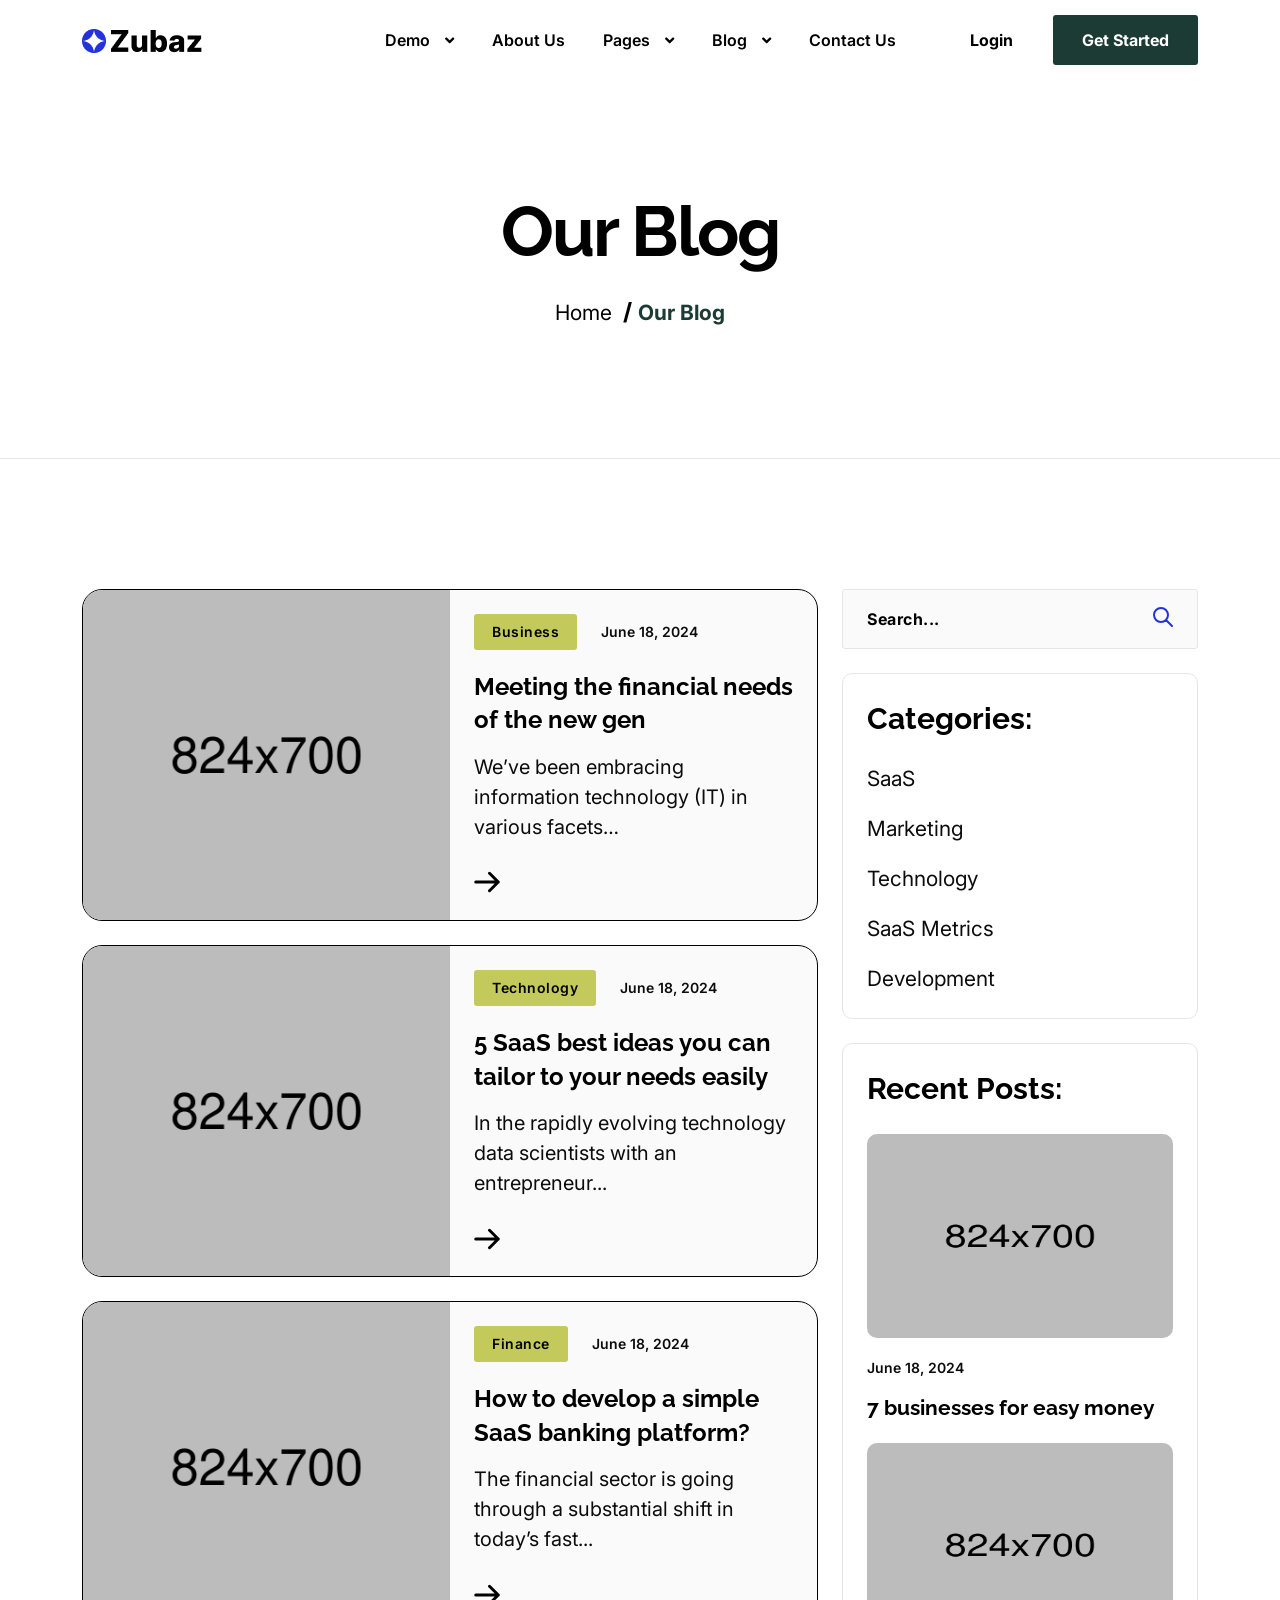
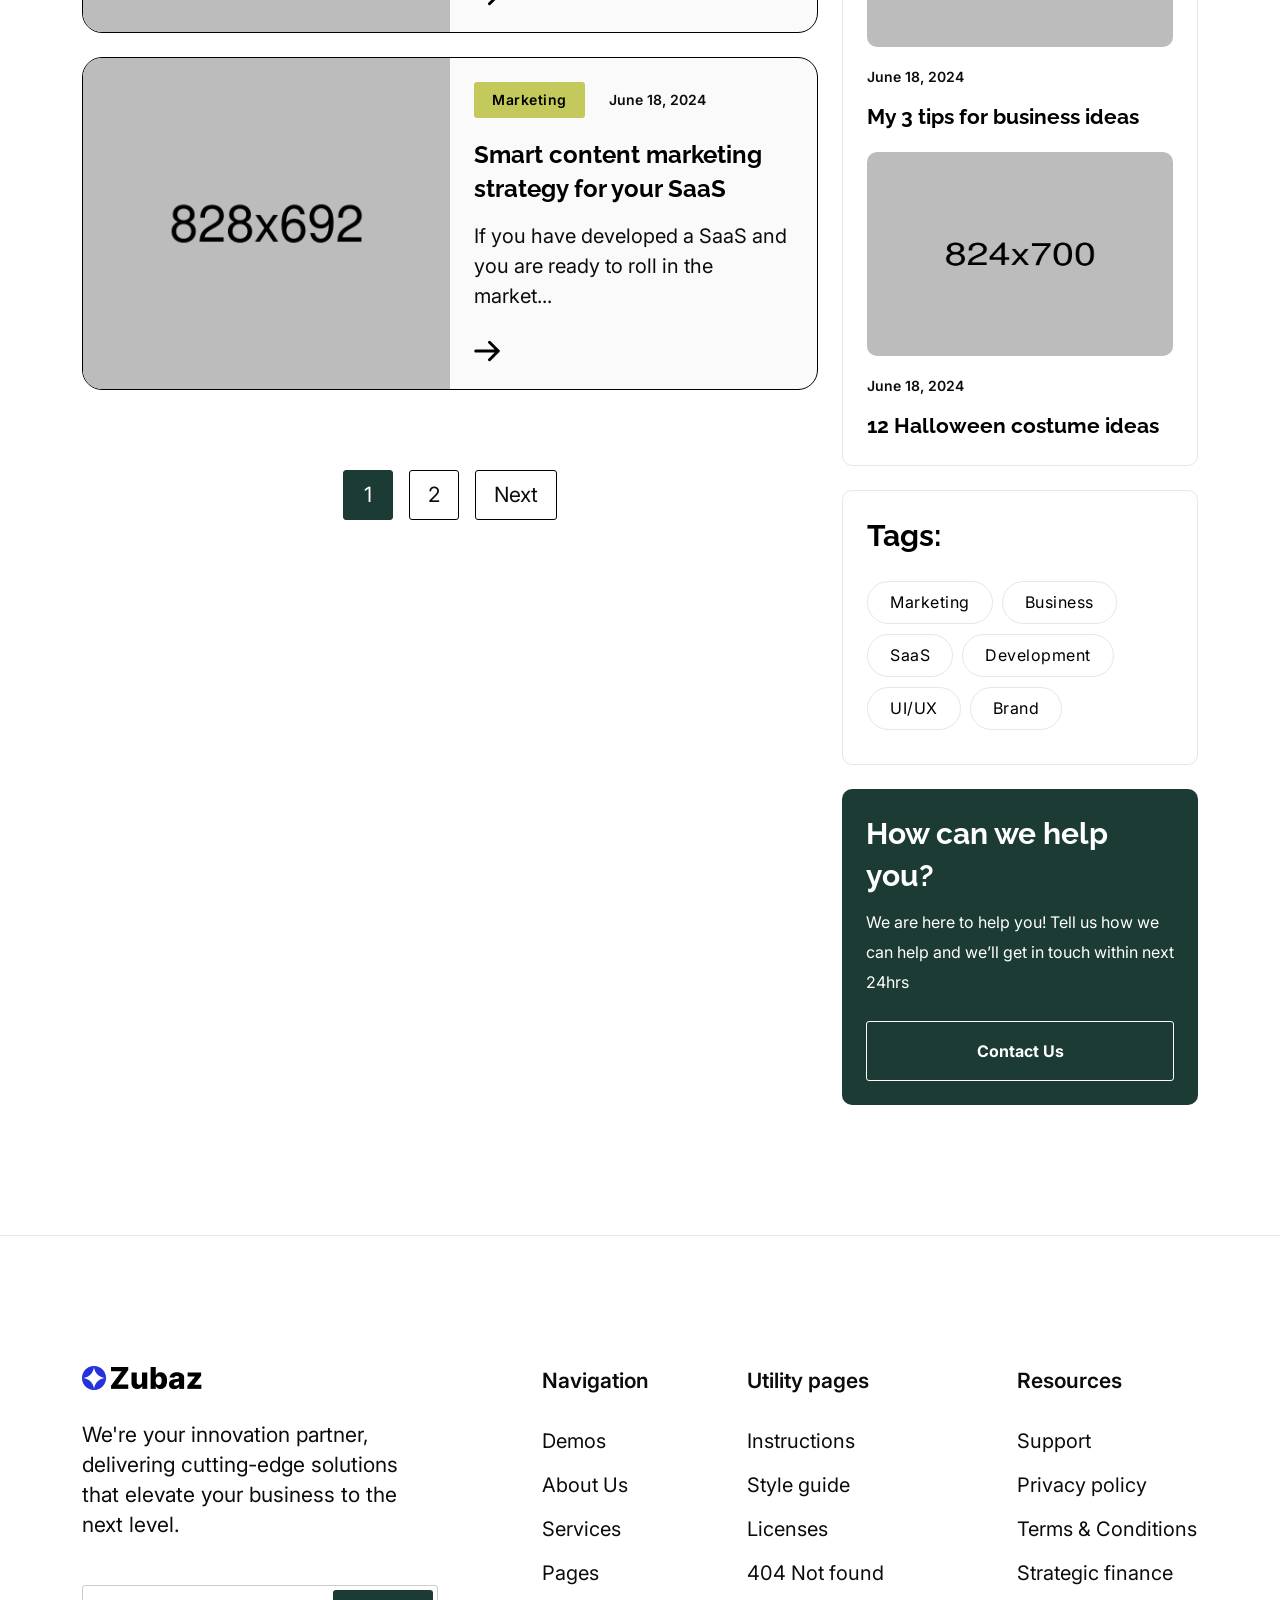
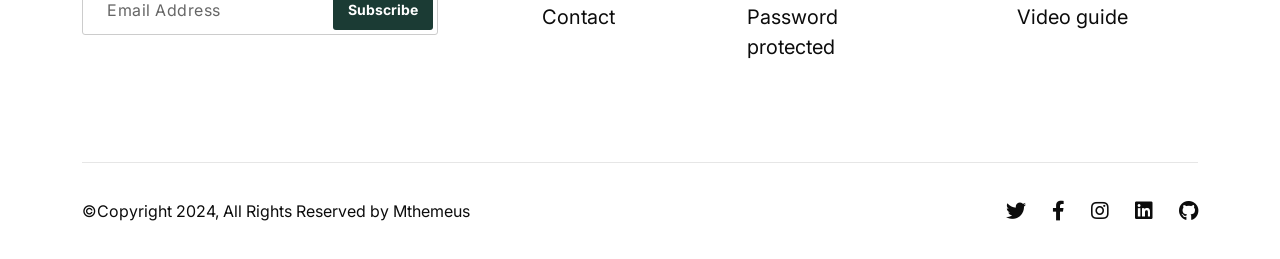
<file: blog-column-one.html>
<!DOCTYPE html>
<html lang="en">

<head>
  <meta charset="UTF-8">
  <meta http-equiv="X-UA-Compatible" content="IE=edge">
  <meta name="viewport" content="width=device-width, initial-scale=1.0">
  <title>Zubuz || Responsive HTML 5 Template</title>

  <link rel="shortcut icon" href="assets/images/favicon.ico" type="image/x-icon">
  <link rel="icon" href="assets/images/favicon.ico" type="image/x-icon">
  <!--- End favicon-->

  <link href="https://fonts.googleapis.com/css2?family=Inter:wght@400;600&family=Raleway:wght@600;700&display=swap" rel="stylesheet">
  <!-- End google font  -->

  <link rel="stylesheet" href="assets/css/bootstrap.min.css">
  <link rel="stylesheet" href="assets/css/magnific-popup.css">
  <link rel="stylesheet" href="assets/css/slick.css">
  <link rel="stylesheet" href="assets/css/animate.css">
  <link rel="stylesheet" href="assets/css/fontawesome.css">


  <!-- Code Editor  -->

  <link rel="stylesheet" href="assets/css/main.css">
  <link rel="stylesheet" href="assets/css/app.min.css">
</head>

<body class="light">

  <div class="zubuz-preloader-wrap">
    <div class="zubuz-preloader">
      <div></div>
      <div></div>
      <div></div>
      <div></div>
    </div>
  </div>




  <header class="site-header site-header--menu-center zubuz-header-section" id="sticky-menu">
    <div class="container">
      <nav class="navbar site-navbar">
        <!-- Brand Logo-->
        <div class="brand-logo">
          <a href="index.html">
            <img src="assets/images/logo/logo-dark.png" alt="" class="light-version-logo">
          </a>
        </div>
        <div class="menu-block-wrapper">
          <div class="menu-overlay"></div>
          <nav class="menu-block" id="append-menu-header">
            <div class="mobile-menu-head">
              <div class="go-back">
                <i class="fa fa-angle-left"></i>
              </div>
              <div class="current-menu-title"></div>
              <div class="mobile-menu-close">&times;</div>
            </div>
            <ul class="site-menu-main">
              <li class="nav-item nav-item-has-children">
                <a href="#" class="nav-link-item drop-trigger">Demo <i class="fas fa-angle-down"></i></a>
                <ul class="sub-menu" id="submenu-1">
                  <li class="sub-menu--item">
                    <a href="index.html">
                      <span class="menu-item-text">Finance App</span>
                    </a>
                  </li>
                  <li class="sub-menu--item">
                    <a href="index-02.html">
                      <span class="menu-item-text">CRM Platform</span>
                    </a>
                  </li>
                  <li class="sub-menu--item">
                    <a href="index-03.html">
                      <span class="menu-item-text">SaaS Startups</span>
                    </a>
                  </li>
                </ul>
              </li>
              <li class="nav-item">
                <a href="about-us.html" class="nav-link-item">About Us</a>
              </li>
              <li class="nav-item nav-item-has-children">
                <a href="#" class="nav-link-item drop-trigger">Pages <i class="fas fa-angle-down"></i></a>
                <ul class="sub-menu" id="submenu-2">
                  <li class="sub-menu--item">
                    <a href="about-us.html">
                      <span class="menu-item-text">About Us</span>
                    </a>
                  </li>
                  <li class="sub-menu--item">
                    <a href="pricing.html">
                      <span class="menu-item-text">Pricing</span>
                    </a>
                  </li>
                  <li class="sub-menu--item nav-item-has-children">
                    <a href="#" data-menu-get="h3" class="drop-trigger">blog <i class="fas fa-angle-down"></i></a>
                    <ul class="sub-menu shape-none" id="submenu-3">
                      <li class="sub-menu--item">
                        <a href="blog.html">
                          <span class="menu-item-text">Our Blog</span>
                        </a>
                      </li>
                      <li class="sub-menu--item">
                        <a href="blog-column-one.html">
                          <span class="menu-item-text">blog column one</span>
                        </a>
                      </li>
                      <li class="sub-menu--item">
                        <a href="blog-column-two.html">
                          <span class="menu-item-text">blog column two</span>
                        </a>
                      </li>
                      <li class="sub-menu--item">
                        <a href="single-blog.html">
                          <span class="menu-item-text">blog details</span>
                        </a>
                      </li>
                    </ul>
                  </li>
                  <li class="sub-menu--item nav-item-has-children">
                    <a href="#" data-menu-get="h3" class="drop-trigger">Service<i class="fas fa-angle-down"></i>
                    </a>
                    <ul class="sub-menu shape-none" id="submenu-4">
                      <li class="sub-menu--item">
                        <a href="service.html">
                          <span class="menu-item-text">service</span>
                        </a>
                      </li>
                      <li class="sub-menu--item">
                        <a href="single-service.html">
                          <span class="menu-item-text">service details</span>
                        </a>
                      </li>
                    </ul>
                  </li>
                  <li class="sub-menu--item nav-item-has-children">
                    <a href="#" data-menu-get="h3" class="drop-trigger">Team<i class="fas fa-angle-down"></i>
                    </a>
                    <ul class="sub-menu shape-none" id="submenu-5">
                      <li class="sub-menu--item">
                        <a href="team.html">
                          <span class="menu-item-text">team</span>
                        </a>
                      </li>
                      <li class="sub-menu--item">
                        <a href="single-team.html">
                          <span class="menu-item-text">team details</span>
                        </a>
                      </li>
                    </ul>
                  </li>
                  <li class="sub-menu--item nav-item-has-children">
                    <a href="#" data-menu-get="h3" class="drop-trigger">Portfolio<i class="fas fa-angle-down"></i>
                    </a>
                    <ul class="sub-menu shape-none" id="submenu-6">
                      <li class="sub-menu--item">
                        <a href="portfolio-02.html">
                          <span class="menu-item-text">Portfolio One Column</span>
                        </a>
                      </li>
                      <li class="sub-menu--item">
                        <a href="portfolio-01.html">
                          <span class="menu-item-text">Portfolio Two Column</span>
                        </a>
                      </li>
                      <li class="sub-menu--item">
                        <a href="single-portfolio.html">
                          <span class="menu-item-text">Single Portfolio</span>
                        </a>
                      </li>
                    </ul>
                  </li>
                  <li class="sub-menu--item nav-item-has-children">
                    <a href="#" data-menu-get="h3" class="drop-trigger">Utility<i class="fas fa-angle-down"></i>
                    </a>
                    <ul class="sub-menu shape-none" id="submenu-7">
                      <li class="sub-menu--item">
                        <a href="faq.html">
                          <span class="menu-item-text">faq</span>
                        </a>
                      </li>
                      <li class="sub-menu--item">
                        <a href="errors-404.html">
                          <span class="menu-item-text">Error 404</span>
                        </a>
                      </li>
                      <li class="sub-menu--item">
                        <a href="integrations.html">
                          <span class="menu-item-text">testimonial</span>
                        </a>
                      </li>
                      <li class="sub-menu--item">
                        <a href="coming-soon.html">
                          <span class="menu-item-text">Coming Soon</span>
                        </a>
                      </li>
                    </ul>
                  </li>
                  <li class="sub-menu--item nav-item-has-children">
                    <a href="#" data-menu-get="h3" class="drop-trigger">Account<i class="fas fa-angle-down"></i>
                    </a>
                    <ul class="sub-menu shape-none" id="submenu-8">
                      <li class="sub-menu--item">
                        <a href="sign-up.html">
                          <span class="menu-item-text">sign up</span>
                        </a>
                      </li>
                      <li class="sub-menu--item">
                        <a href="sign-in.html">
                          <span class="menu-item-text">sign in</span>
                        </a>
                      </li>
                      <li class="sub-menu--item">
                        <a href="reset-password.html">
                          <span class="menu-item-text">reset password</span>
                        </a>
                      </li>
                    </ul>
                  </li>
                </ul>
              </li>
              <li class="nav-item nav-item-has-children">
                <a href="#" class="nav-link-item drop-trigger">Blog <i class="fas fa-angle-down"></i></a>
                <ul class="sub-menu" id="submenu-9">
                  <li class="sub-menu--item">
                    <a href="blog.html">
                      <span class="menu-item-text">Our Blog</span>
                    </a>
                  </li>
                  <li class="sub-menu--item">
                    <a href="blog-column-one.html">
                      <span class="menu-item-text">blog column one</span>
                    </a>
                  </li>
                  <li class="sub-menu--item">
                    <a href="blog-column-two.html">
                      <span class="menu-item-text">blog column two</span>
                    </a>
                  </li>
                  <li class="sub-menu--item">
                    <a href="single-blog.html">
                      <span class="menu-item-text">blog details</span>
                    </a>
                  </li>
                </ul>
              </li>
              <li class="nav-item">
                <a href="contact-us.html" class="nav-link-item">Contact Us</a>
              </li>
            </ul>
          </nav>
        </div>

        <div class="header-btn header-btn-l1 ms-auto d-none d-xs-inline-flex">
          <div class="zubuz-header-btn-wrap">
            <a class="zubuz-login-btn" href="">Login</a>
          </div>
          <a class="zubuz-default-btn zubuz-header-btn" href="contact-us.html">
            <span>Get Started</span>
          </a>
        </div>
        <!-- mobile menu trigger -->
        <div class="mobile-menu-trigger light">
          <span></span>
        </div>
        <!--/.Mobile Menu Hamburger Ends-->
      </nav>
    </div>
  </header>
  <!--End landex-header-section -->

  <div class="zubuz-breadcrumb breadcrumb-light">
    <div class="container">
      <h1 class="post__title">Our Blog</h1>
      <nav class="breadcrumbs">
        <ul>
          <li><a href="index.html">Home</a></li>
          <li aria-current="page"> Our Blog</li>
        </ul>
      </nav>

    </div>
  </div>
  <!-- End breadcrumb -->

  <div class="section zubuz-section-padding2">
    <div class="container">
      <div class="row">
        <div class="col-lg-8">
          <div class="single-post-item two-column">
            <div class="post-thumbnail">
              <img src="assets/images/blog/blog1.png" alt="">
            </div>
            <div class="post-content">
              <div class="post-meta">
                <div class="post-category">
                  <a href="">Business</a>
                </div>
                <div class="post-date">
                  June 18, 2024
                </div>
              </div>
              <a href="single-blog.html">
                <h3 class="entry-title">
                  Meeting the financial needs of the new gen
                </h3>
              </a>
              <p>We’ve been embracing information technology (IT) in various facets…</p>
              <a class="post-read-more" href="single-blog.html">
                <svg width="26" height="22" viewBox="0 0 26 22" fill="none" xmlns="http://www.w3.org/2000/svg">
                  <path d="M15.5 2.25L24.25 11M24.25 11L15.5 19.75M24.25 11L1.75 11" stroke="black" stroke-width="3" stroke-linecap="round" stroke-linejoin="round" />
                </svg>
              </a>
            </div>
          </div>
          <div class="single-post-item two-column">
            <div class="post-thumbnail">
              <img src="assets/images/blog/blog2.png" alt="">
            </div>
            <div class="post-content">
              <div class="post-meta">
                <div class="post-category">
                  <a href="">Technology</a>
                </div>
                <div class="post-date">
                  June 18, 2024
                </div>
              </div>
              <a href="single-blog.html">
                <h3 class="entry-title">
                  5 SaaS best ideas you can tailor to your needs easily
                </h3>
              </a>
              <p>In the rapidly evolving technology data scientists with an entrepreneur...</p>
              <a class="post-read-more" href="single-blog.html">
                <svg width="26" height="22" viewBox="0 0 26 22" fill="none" xmlns="http://www.w3.org/2000/svg">
                  <path d="M15.5 2.25L24.25 11M24.25 11L15.5 19.75M24.25 11L1.75 11" stroke="black" stroke-width="3" stroke-linecap="round" stroke-linejoin="round" />
                </svg>
              </a>
            </div>
          </div>
          <div class="single-post-item two-column">
            <div class="post-thumbnail">
              <img src="assets/images/blog/blog3.png" alt="">
            </div>
            <div class="post-content">
              <div class="post-meta">
                <div class="post-category">
                  <a href="">Finance</a>
                </div>
                <div class="post-date">
                  June 18, 2024
                </div>
              </div>
              <a href="single-blog.html">
                <h3 class="entry-title">
                  How to develop a simple SaaS banking platform?
                </h3>
              </a>
              <p>The financial sector is going through a substantial shift in today’s fast...</p>
              <a class="post-read-more" href="single-blog.html">
                <svg width="26" height="22" viewBox="0 0 26 22" fill="none" xmlns="http://www.w3.org/2000/svg">
                  <path d="M15.5 2.25L24.25 11M24.25 11L15.5 19.75M24.25 11L1.75 11" stroke="black" stroke-width="3" stroke-linecap="round" stroke-linejoin="round" />
                </svg>
              </a>
            </div>
          </div>
          <div class="single-post-item two-column">
            <div class="post-thumbnail">
              <img src="assets/images/blog/blog.png" alt="">
            </div>
            <div class="post-content">
              <div class="post-meta">
                <div class="post-category">
                  <a href="">Marketing</a>
                </div>
                <div class="post-date">
                  June 18, 2024
                </div>
              </div>
              <a href="single-blog.html">
                <h3 class="entry-title">
                  Smart content marketing strategy for your SaaS
                </h3>
              </a>
              <p>If you have developed a SaaS and you are ready to roll in the market...</p>
              <a class="post-read-more" href="single-blog.html">
                <svg width="26" height="22" viewBox="0 0 26 22" fill="none" xmlns="http://www.w3.org/2000/svg">
                  <path d="M15.5 2.25L24.25 11M24.25 11L15.5 19.75M24.25 11L1.75 11" stroke="black" stroke-width="3" stroke-linecap="round" stroke-linejoin="round" />
                </svg>
              </a>
            </div>
          </div>
          <div class="zubuz-navigation">
            <nav class="navigation pagination" aria-label="Posts">
              <div class="nav-links">
                <span aria-current="page" class="page-numbers current">1</span>
                <a class="page-numbers" href="">2</a>
                <a class="next page-numbers" href="">
                  next
                </a>
              </div>
            </nav>
          </div>
        </div>
        <div class="col-lg-4">
          <div class="right-sidebar">
            <div class="widget">
              <div class="wp-block-search__inside-wrapper">
                <input type="search" placeholder="Search..." class="wp-block-search__input">
                <button id="wp-block-search__button" type="submit">
                  <img src="assets/images/icon/search.svg" alt="">
                </button>
              </div>
            </div>
            <div class="widget">
              <h3 class="wp-block-heading">Categories:</h3>
              <ul>
                <li><a href="">SaaS</a></li>
                <li><a href="">Marketing</a></li>
                <li><a href="">Technology</a></li>
                <li><a href="">SaaS Metrics</a></li>
                <li><a href="">Development</a></li>
              </ul>
            </div>
            <div class="widget zubuz_recent_posts_Widget">
              <h3 class="wp-block-heading">Recent Posts:</h3>
              <div class="post-item">
                <div class="post-thumb">
                  <a href="">
                    <img src="assets/images/blog/blog1.png" alt="">
                  </a>
                </div>
                <div class="post-text">
                  <div class="post-date">
                    June 18, 2024
                  </div>
                  <a class="post-title" href="">7 businesses for easy money</a>
                </div>
              </div>
              <div class="post-item">
                <div class="post-thumb">
                  <a href="">
                    <img src="assets/images/blog/blog2.png" alt="">
                  </a>
                </div>
                <div class="post-text">
                  <div class="post-date">
                    June 18, 2024
                  </div>
                  <a class="post-title" href="">My 3 tips for business ideas</a>
                </div>
              </div>
              <div class="post-item">
                <div class="post-thumb">
                  <a href="">
                    <img src="assets/images/blog/blog3.png" alt="">
                  </a>
                </div>
                <div class="post-text">
                  <div class="post-date">
                    June 18, 2024
                  </div>
                  <a class="post-title" href="">12 Halloween costume ideas</a>
                </div>
              </div>
            </div>
            <div class="widget">
              <h3 class="wp-block-heading">Tags:</h3>
              <div class="wp-block-tag-cloud">
                <a href="">Marketing</a>
                <a href="">Business</a>
                <a href="">SaaS</a>
                <a href="">Development</a>
                <a href="">UI/UX</a>
                <a href="">Brand</a>
              </div>
            </div>
            <div class="zubuz-blog-contact">
              <h3>How can we help you?</h3>
              <p>We are here to help you! Tell us how we can help and we’ll get in touch within next 24hrs</p>
              <a href="contact-us.html">Contact Us</a>
            </div>
          </div>
        </div>
      </div>
    </div>
  </div>
  <!-- End section -->



  <footer class="zubuz-footer-section main-footer">
    <div class="container">
      <div class="zubuz-footer-top">
        <div class="row">
          <div class="col-xl-4 col-lg-12">
            <div class="zubuz-footer-textarea">
              <a href="">
                <img src="assets/images/logo/logo-dark.png" alt="">
              </a>
              <p>We're your innovation partner, delivering cutting-edge solutions that elevate your business to the next level.</p>
              <div class="zubuz-subscribe-one">
                <form action="#">
                  <input type="email" placeholder="Email Address">
                  <button class="zubuz-default-btn zubuz-subscription-btn one" id="zubuz-subscription-btn" type="submit">
                    <span>Subscribe</span>
                  </button>
                </form>
              </div>
            </div>
          </div>
          <div class="col-xl-3 col-md-4">
            <div class="zubuz-footer-menu extar-margin">
              <div class="zubuz-footer-title">
                <p>Navigation</p>
              </div>
              <ul>
                <li><a href="">Demos</a></li>
                <li><a href="">About Us</a></li>
                <li><a href="">Services</a></li>
                <li><a href="">Pages</a></li>
                <li><a href="">Contact</a></li>
              </ul>
            </div>
          </div>
          <div class="col-xl-2 col-md-4">
            <div class="zubuz-footer-menu">
              <div class="zubuz-footer-title">
                <p>Utility pages</p>
              </div>
              <ul>
                <li><a href="">Instructions</a></li>
                <li><a href="">Style guide</a></li>
                <li><a href="">Licenses</a></li>
                <li><a href="">404 Not found</a></li>
                <li><a href="">Password protected</a></li>
              </ul>
            </div>
          </div>
          <div class="col-xl-3 col-md-4">
            <div class="zubuz-footer-menu extar-margin">
              <div class="zubuz-footer-title">
                <p>Resources</p>
              </div>
              <ul>
                <li><a href="">Support</a></li>
                <li><a href="">Privacy policy</a></li>
                <li><a href="">Terms & Conditions</a></li>
                <li><a href="">Strategic finance</a></li>
                <li><a href="">Video guide</a></li>
              </ul>
            </div>
          </div>
        </div>
      </div>
      <div class="zubuz-footer-bottom">
        <div class="zubuz-social-icon order-md-2">
          <ul>
            <li>
              <a href="https://twitter.com/" target="_blank">
                <i class="fab fa-twitter"></i>
              </a>
            </li>
            <li>
              <a href="https://facebook.com/" target="_blank">
                <i class="fab fa-facebook-f"></i>
              </a>
            </li>
            <li>
              <a href="https://www.instagram.com/" target="_blank">
                <i class="fab fa-instagram"></i>
              </a>
            </li>
            <li>
              <a href="https://www.linkedin.com/" target="_blank">
                <i class="fab fa-linkedin"></i>
              </a>
            </li>
            <li>
              <a href="https://github.com/" target="_blank">
                <i class="fab fa-github"></i>
              </a>
            </li>
          </ul>
        </div>
        <div class="zubuz-copywright">
          <p> &copy;Copyright 2024, All Rights Reserved by Mthemeus</p>
        </div>
      </div>

    </div>
  </footer>





  <!-- scripts -->
  <script src="assets/js/jquery-3.6.0.min.js"></script>
  <script src="assets/js/bootstrap.bundle.min.js"></script>
  <script src="assets/js/menu/menu.js"></script>
  <script src="assets/js/isotope.pkgd.min.js"></script>
  <script src="assets/js/jquery.magnific-popup.min.js"></script>
  <script src="assets/js/slick.js"></script>
  <script src="assets/js/countdown.js"></script>
  <script src="assets/js/wow.min.js"></script>
  <script src="assets/js/faq.js"></script>

  <script src="assets/js/app.js"></script>


</body>
</html>
</file>
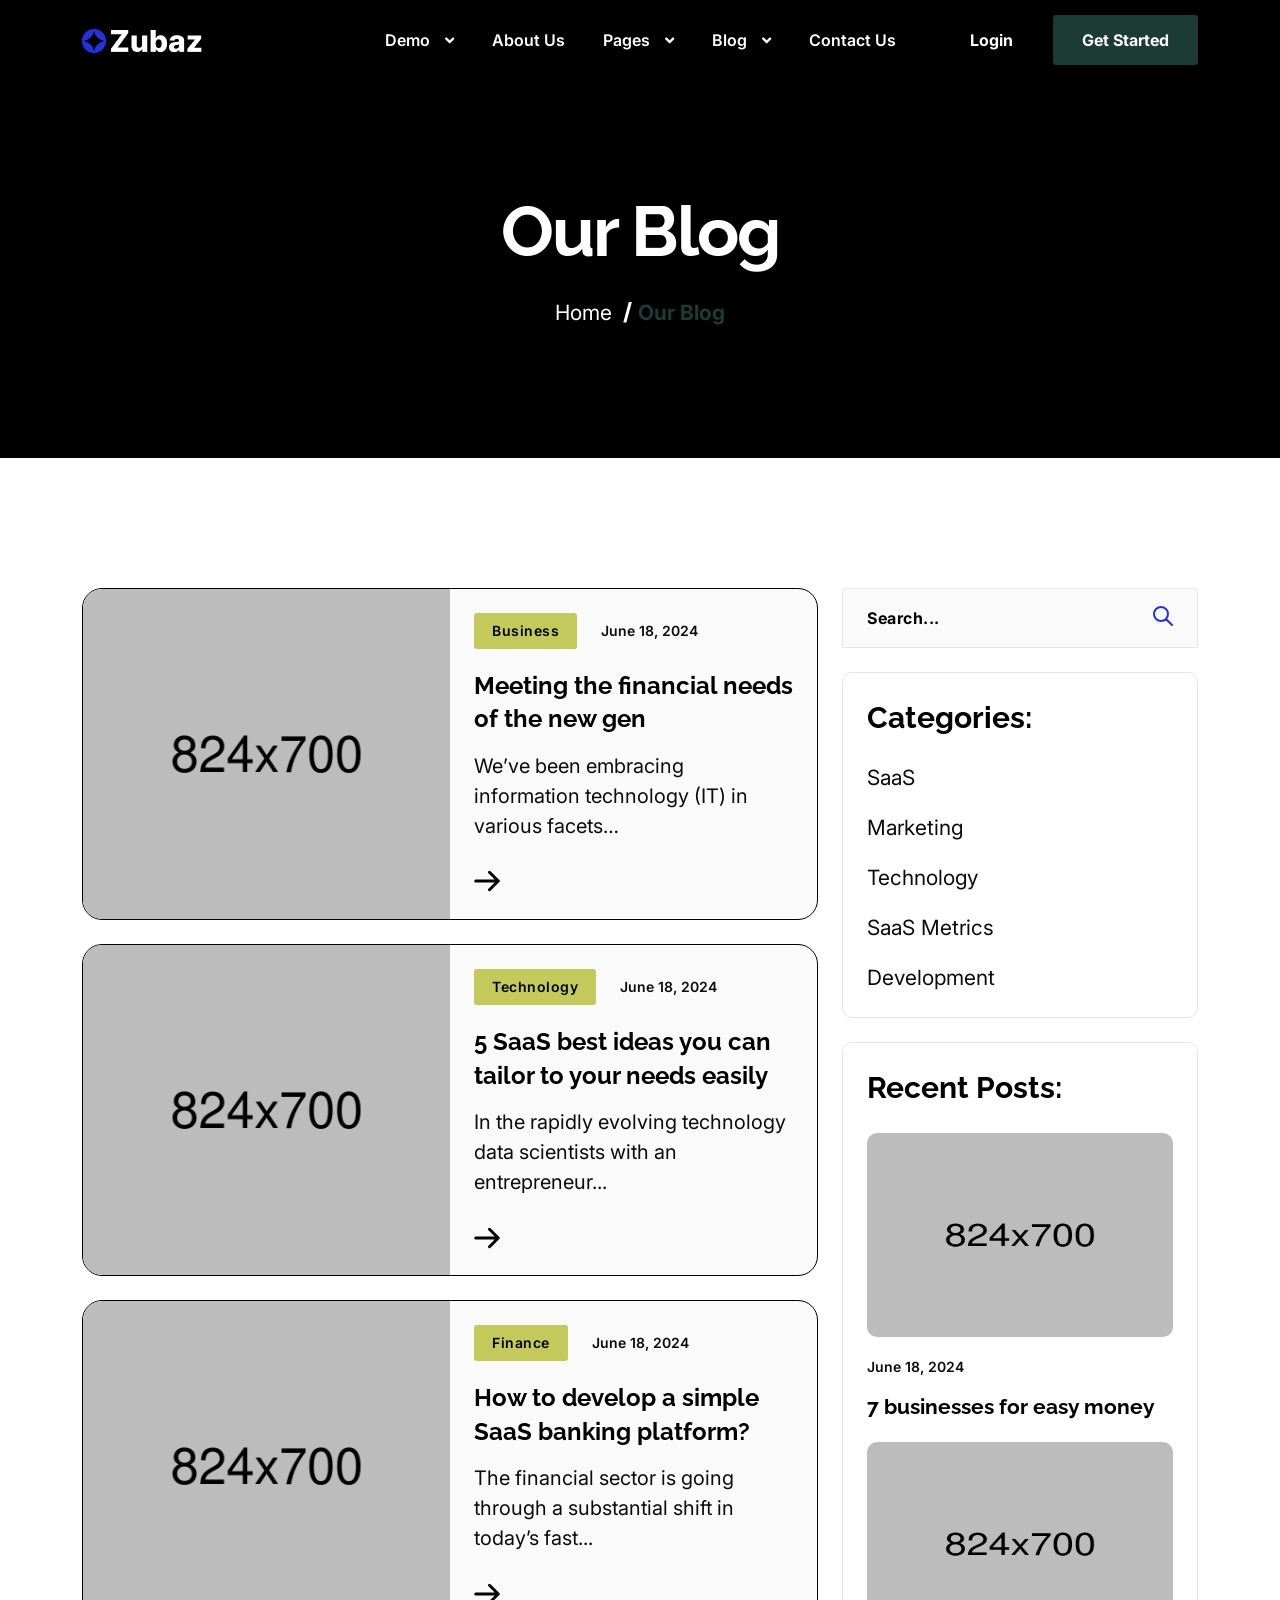
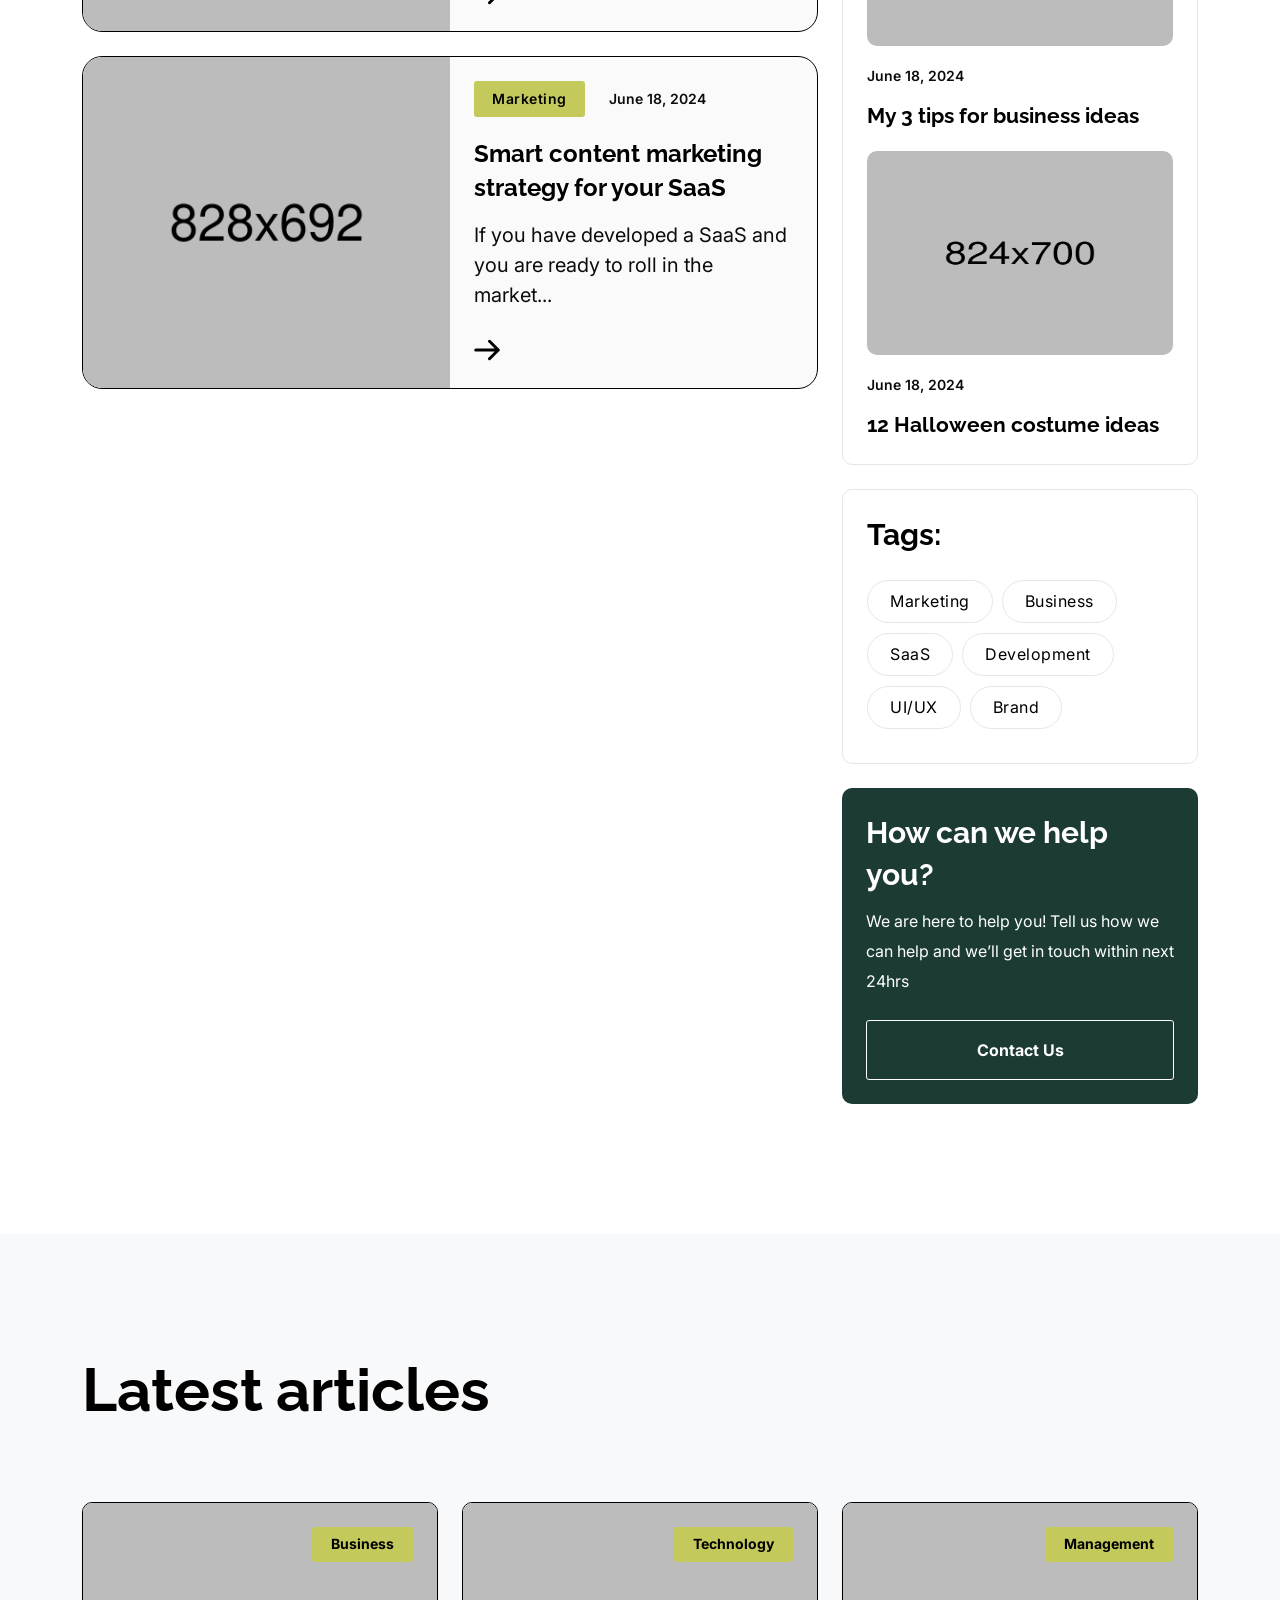
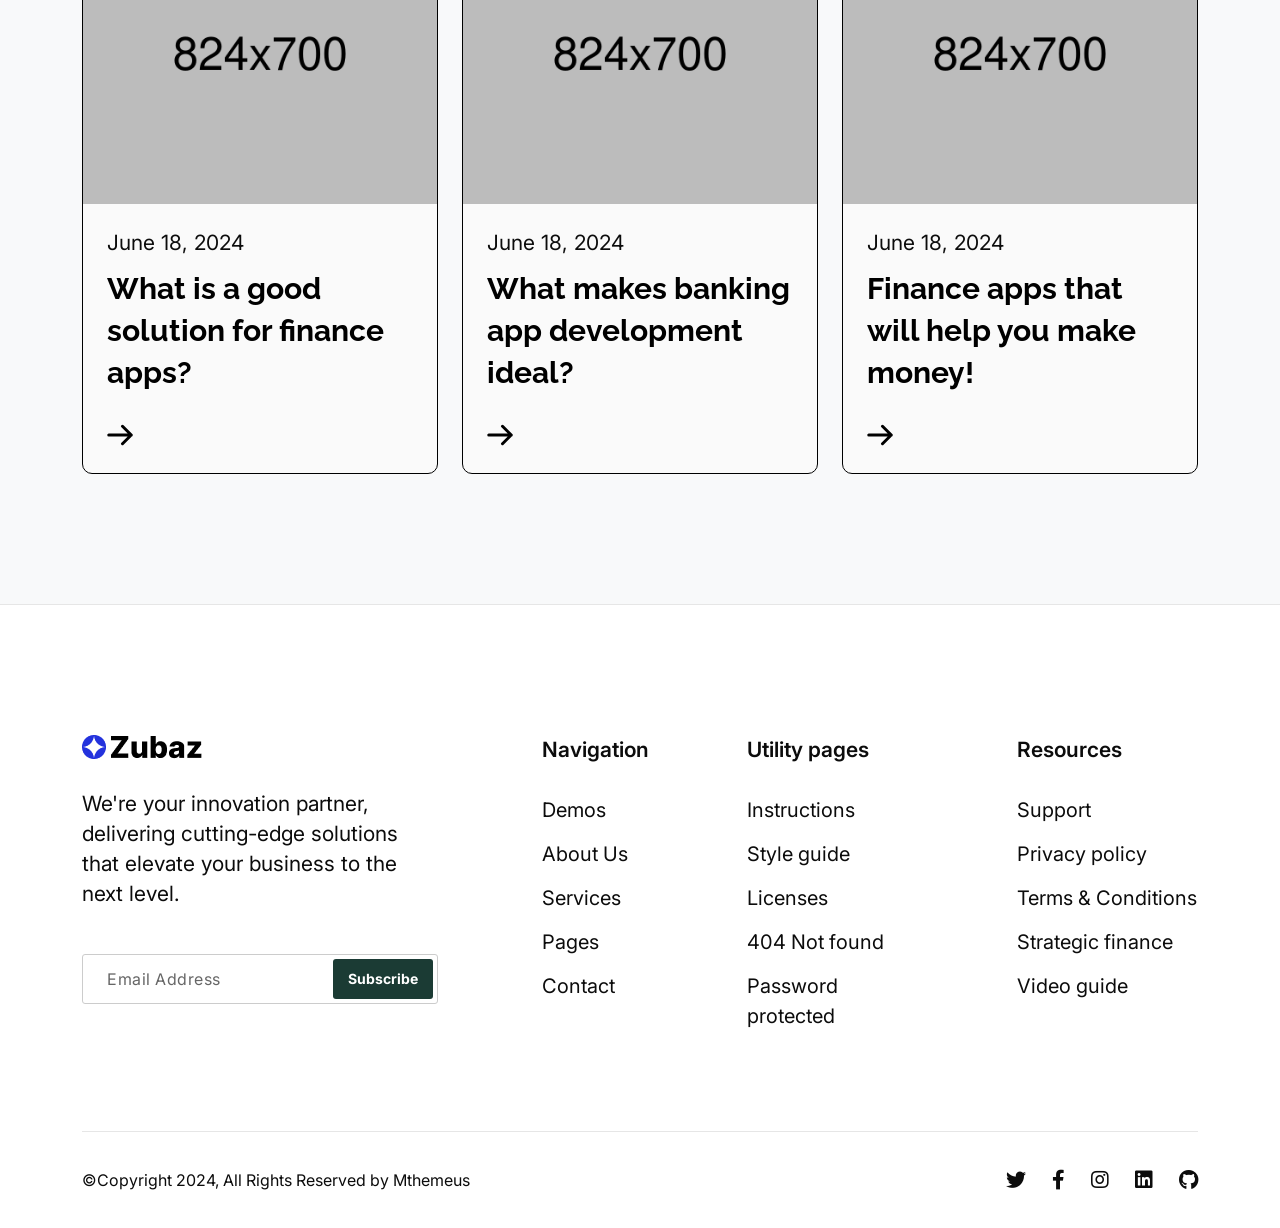
<file: blog-column-two.html>
<!DOCTYPE html>
<html lang="en">

<head>
  <meta charset="UTF-8">
  <meta http-equiv="X-UA-Compatible" content="IE=edge">
  <meta name="viewport" content="width=device-width, initial-scale=1.0">
  <title>Zubuz || Responsive HTML 5 Template</title>

  <link rel="shortcut icon" href="assets/images/favicon.ico" type="image/x-icon">
  <link rel="icon" href="assets/images/favicon.ico" type="image/x-icon">
  <!--- End favicon-->

  <link href="https://fonts.googleapis.com/css2?family=Inter:wght@400;600&family=Raleway:wght@600;700&display=swap" rel="stylesheet">
  <!-- End google font  -->

  <link rel="stylesheet" href="assets/css/bootstrap.min.css">
  <link rel="stylesheet" href="assets/css/magnific-popup.css">
  <link rel="stylesheet" href="assets/css/slick.css">
  <link rel="stylesheet" href="assets/css/animate.css">
  <link rel="stylesheet" href="assets/css/fontawesome.css">


  <!-- Code Editor  -->

  <link rel="stylesheet" href="assets/css/main.css">
  <link rel="stylesheet" href="assets/css/app.min.css">
</head>

<body class="light">

  <div class="zubuz-preloader-wrap">
    <div class="zubuz-preloader">
      <div></div>
      <div></div>
      <div></div>
      <div></div>
    </div>
  </div>




  <header class="site-header site-header--menu-center zubuz-header-section dark-bg white-menu" id="sticky-menu">
    <div class="container">
      <nav class="navbar site-navbar">
        <!-- Brand Logo-->
        <div class="brand-logo">
          <a href="index.html">
            <img src="assets/images/logo/logo-white.png" alt="" class="light-version-logo">
          </a>
        </div>
        <div class="menu-block-wrapper">
          <div class="menu-overlay"></div>
          <nav class="menu-block" id="append-menu-header">
            <div class="mobile-menu-head">
              <div class="go-back">
                <i class="fa fa-angle-left"></i>
              </div>
              <div class="current-menu-title"></div>
              <div class="mobile-menu-close">&times;</div>
            </div>
            <ul class="site-menu-main">
              <li class="nav-item nav-item-has-children">
                <a href="#" class="nav-link-item drop-trigger">Demo <i class="fas fa-angle-down"></i></a>
                <ul class="sub-menu" id="submenu-1">
                  <li class="sub-menu--item">
                    <a href="index.html">
                      <span class="menu-item-text">Finance App</span>
                    </a>
                  </li>
                  <li class="sub-menu--item">
                    <a href="index-02.html">
                      <span class="menu-item-text">CRM Platform</span>
                    </a>
                  </li>
                  <li class="sub-menu--item">
                    <a href="index-03.html">
                      <span class="menu-item-text">SaaS Startups</span>
                    </a>
                  </li>
                </ul>
              </li>
              <li class="nav-item">
                <a href="about-us.html" class="nav-link-item">About Us</a>
              </li>
              <li class="nav-item nav-item-has-children">
                <a href="#" class="nav-link-item drop-trigger">Pages <i class="fas fa-angle-down"></i></a>
                <ul class="sub-menu" id="submenu-2">
                  <li class="sub-menu--item">
                    <a href="about-us.html">
                      <span class="menu-item-text">About Us</span>
                    </a>
                  </li>
                  <li class="sub-menu--item">
                    <a href="pricing.html">
                      <span class="menu-item-text">Pricing</span>
                    </a>
                  </li>
                  <li class="sub-menu--item nav-item-has-children">
                    <a href="#" data-menu-get="h3" class="drop-trigger">blog <i class="fas fa-angle-down"></i></a>
                    <ul class="sub-menu shape-none" id="submenu-3">
                      <li class="sub-menu--item">
                        <a href="blog.html">
                          <span class="menu-item-text">Our Blog</span>
                        </a>
                      </li>
                      <li class="sub-menu--item">
                        <a href="blog-column-one.html">
                          <span class="menu-item-text">blog column one</span>
                        </a>
                      </li>
                      <li class="sub-menu--item">
                        <a href="blog-column-two.html">
                          <span class="menu-item-text">blog column two</span>
                        </a>
                      </li>
                      <li class="sub-menu--item">
                        <a href="single-blog.html">
                          <span class="menu-item-text">blog details</span>
                        </a>
                      </li>
                    </ul>
                  </li>
                  <li class="sub-menu--item nav-item-has-children">
                    <a href="#" data-menu-get="h3" class="drop-trigger">Service<i class="fas fa-angle-down"></i>
                    </a>
                    <ul class="sub-menu shape-none" id="submenu-4">
                      <li class="sub-menu--item">
                        <a href="service.html">
                          <span class="menu-item-text">service</span>
                        </a>
                      </li>
                      <li class="sub-menu--item">
                        <a href="single-service.html">
                          <span class="menu-item-text">service details</span>
                        </a>
                      </li>
                    </ul>
                  </li>
                  <li class="sub-menu--item nav-item-has-children">
                    <a href="#" data-menu-get="h3" class="drop-trigger">Team<i class="fas fa-angle-down"></i>
                    </a>
                    <ul class="sub-menu shape-none" id="submenu-5">
                      <li class="sub-menu--item">
                        <a href="team.html">
                          <span class="menu-item-text">team</span>
                        </a>
                      </li>
                      <li class="sub-menu--item">
                        <a href="single-team.html">
                          <span class="menu-item-text">team details</span>
                        </a>
                      </li>
                    </ul>
                  </li>
                  <li class="sub-menu--item nav-item-has-children">
                    <a href="#" data-menu-get="h3" class="drop-trigger">Career<i class="fas fa-angle-down"></i>
                    </a>
                    <ul class="sub-menu shape-none" id="submenu-6">
                      <li class="sub-menu--item">
                        <a href="career.html">
                          <span class="menu-item-text">Career</span>
                        </a>
                      </li>
                      <li class="sub-menu--item">
                        <a href="single-career.html">
                          <span class="menu-item-text">Career details</span>
                        </a>
                      </li>
                    </ul>
                  </li>
                  <li class="sub-menu--item nav-item-has-children">
                    <a href="#" data-menu-get="h3" class="drop-trigger">Portfolio<i class="fas fa-angle-down"></i>
                    </a>
                    <ul class="sub-menu shape-none" id="submenu-7">
                      <li class="sub-menu--item">
                        <a href="portfolio-grid.html">
                          <span class="menu-item-text">portfolio gird</span>
                        </a>
                      </li>
                      <li class="sub-menu--item">
                        <a href="portfolio-classic.html">
                          <span class="menu-item-text">portfolio classic</span>
                        </a>
                      </li>
                      <li class="sub-menu--item">
                        <a href="single-portfolio.html">
                          <span class="menu-item-text">Single Portfolio</span>
                        </a>
                      </li>
                    </ul>
                  </li>
                  <li class="sub-menu--item nav-item-has-children">
                    <a href="#" data-menu-get="h3" class="drop-trigger">Utility<i class="fas fa-angle-down"></i>
                    </a>
                    <ul class="sub-menu shape-none" id="submenu-8">
                      <li class="sub-menu--item">
                        <a href="faq.html">
                          <span class="menu-item-text">faq</span>
                        </a>
                      </li>
                      <li class="sub-menu--item">
                        <a href="errors-404.html">
                          <span class="menu-item-text">Error 404</span>
                        </a>
                      </li>
                      <li class="sub-menu--item">
                        <a href="integrations.html">
                          <span class="menu-item-text">integrations</span>
                        </a>
                      </li>
                      <li class="sub-menu--item">
                        <a href="testimonials.html">
                          <span class="menu-item-text">testimonials</span>
                        </a>
                      </li>
                      <li class="sub-menu--item">
                        <a href="coming-soon.html">
                          <span class="menu-item-text">Coming Soon</span>
                        </a>
                      </li>
                    </ul>
                  </li>
                  <li class="sub-menu--item nav-item-has-children">
                    <a href="#" data-menu-get="h3" class="drop-trigger">Account<i class="fas fa-angle-down"></i>
                    </a>
                    <ul class="sub-menu shape-none" id="submenu-9">
                      <li class="sub-menu--item">
                        <a href="sign-up.html">
                          <span class="menu-item-text">sign up</span>
                        </a>
                      </li>
                      <li class="sub-menu--item">
                        <a href="sign-in.html">
                          <span class="menu-item-text">sign in</span>
                        </a>
                      </li>
                      <li class="sub-menu--item">
                        <a href="reset-password.html">
                          <span class="menu-item-text">reset password</span>
                        </a>
                      </li>
                    </ul>
                  </li>
                </ul>
              </li>
              <li class="nav-item nav-item-has-children">
                <a href="#" class="nav-link-item drop-trigger">Blog <i class="fas fa-angle-down"></i></a>
                <ul class="sub-menu" id="submenu-10">
                  <li class="sub-menu--item">
                    <a href="blog.html">
                      <span class="menu-item-text">Our Blog</span>
                    </a>
                  </li>
                  <li class="sub-menu--item">
                    <a href="blog-column-one.html">
                      <span class="menu-item-text">blog column one</span>
                    </a>
                  </li>
                  <li class="sub-menu--item">
                    <a href="blog-column-two.html">
                      <span class="menu-item-text">blog column two</span>
                    </a>
                  </li>
                  <li class="sub-menu--item">
                    <a href="single-blog.html">
                      <span class="menu-item-text">blog details</span>
                    </a>
                  </li>
                </ul>
              </li>
              <li class="nav-item">
                <a href="contact-us.html" class="nav-link-item">Contact Us</a>
              </li>
            </ul>
          </nav>
        </div>

        <div class="header-btn header-btn-l1 ms-auto d-none d-xs-inline-flex">
          <div class="zubuz-header-btn-wrap">
            <a class="zubuz-login-btn" href="sign-up.html">Login</a>
          </div>
          <a class="zubuz-default-btn zubuz-header-btn" href="contact-us.html">
            <span>Get Started</span>
          </a>
        </div>
        <!-- mobile menu trigger -->
        <div class="mobile-menu-trigger light">
          <span></span>
        </div>
        <!--/.Mobile Menu Hamburger Ends-->
      </nav>
    </div>
  </header>
  <!--End landex-header-section -->

  <div class="zubuz-breadcrumb">
    <div class="container">
      <h1 class="post__title">Our Blog</h1>
      <nav class="breadcrumbs">
        <ul>
          <li><a href="index.html">Home</a></li>
          <li aria-current="page"> Our Blog</li>
        </ul>
      </nav>

    </div>
  </div>
  <!-- End breadcrumb -->

  <div class="section zubuz-section-padding2">
    <div class="container">
      <div class="row">
        <div class="col-lg-8">
          <div class="single-post-item two-column">
            <div class="post-thumbnail">
              <img src="assets/images/blog/blog1.png" alt="">
            </div>
            <div class="post-content">
              <div class="post-meta">
                <div class="post-category">
                  <a href="">Business</a>
                </div>
                <div class="post-date">
                  June 18, 2024
                </div>
              </div>
              <a href="single-blog.html">
                <h3 class="entry-title">
                  Meeting the financial needs of the new gen
                </h3>
              </a>
              <p>We’ve been embracing information technology (IT) in various facets…</p>
              <a class="post-read-more" href="single-blog.html">
                <svg width="26" height="22" viewBox="0 0 26 22" fill="none" xmlns="http://www.w3.org/2000/svg">
                  <path d="M15.5 2.25L24.25 11M24.25 11L15.5 19.75M24.25 11L1.75 11" stroke="black" stroke-width="3" stroke-linecap="round" stroke-linejoin="round" />
                </svg>
              </a>
            </div>
          </div>
          <div class="single-post-item two-column">
            <div class="post-thumbnail">
              <img src="assets/images/blog/blog2.png" alt="">
            </div>
            <div class="post-content">
              <div class="post-meta">
                <div class="post-category">
                  <a href="">Technology</a>
                </div>
                <div class="post-date">
                  June 18, 2024
                </div>
              </div>
              <a href="single-blog.html">
                <h3 class="entry-title">
                  5 SaaS best ideas you can tailor to your needs easily
                </h3>
              </a>
              <p>In the rapidly evolving technology data scientists with an entrepreneur...</p>
              <a class="post-read-more" href="single-blog.html">
                <svg width="26" height="22" viewBox="0 0 26 22" fill="none" xmlns="http://www.w3.org/2000/svg">
                  <path d="M15.5 2.25L24.25 11M24.25 11L15.5 19.75M24.25 11L1.75 11" stroke="black" stroke-width="3" stroke-linecap="round" stroke-linejoin="round" />
                </svg>
              </a>
            </div>
          </div>
          <div class="single-post-item two-column">
            <div class="post-thumbnail">
              <img src="assets/images/blog/blog3.png" alt="">
            </div>
            <div class="post-content">
              <div class="post-meta">
                <div class="post-category">
                  <a href="">Finance</a>
                </div>
                <div class="post-date">
                  June 18, 2024
                </div>
              </div>
              <a href="single-blog.html">
                <h3 class="entry-title">
                  How to develop a simple SaaS banking platform?
                </h3>
              </a>
              <p>The financial sector is going through a substantial shift in today’s fast...</p>
              <a class="post-read-more" href="single-blog.html">
                <svg width="26" height="22" viewBox="0 0 26 22" fill="none" xmlns="http://www.w3.org/2000/svg">
                  <path d="M15.5 2.25L24.25 11M24.25 11L15.5 19.75M24.25 11L1.75 11" stroke="black" stroke-width="3" stroke-linecap="round" stroke-linejoin="round" />
                </svg>
              </a>
            </div>
          </div>
          <div class="single-post-item two-column">
            <div class="post-thumbnail">
              <img src="assets/images/blog/blog.png" alt="">
            </div>
            <div class="post-content">
              <div class="post-meta">
                <div class="post-category">
                  <a href="">Marketing</a>
                </div>
                <div class="post-date">
                  June 18, 2024
                </div>
              </div>
              <a href="single-blog.html">
                <h3 class="entry-title">
                  Smart content marketing strategy for your SaaS
                </h3>
              </a>
              <p>If you have developed a SaaS and you are ready to roll in the market...</p>
              <a class="post-read-more" href="single-blog.html">
                <svg width="26" height="22" viewBox="0 0 26 22" fill="none" xmlns="http://www.w3.org/2000/svg">
                  <path d="M15.5 2.25L24.25 11M24.25 11L15.5 19.75M24.25 11L1.75 11" stroke="black" stroke-width="3" stroke-linecap="round" stroke-linejoin="round" />
                </svg>
              </a>
            </div>
          </div>
        </div>
        <div class="col-lg-4">
          <div class="right-sidebar">
            <div class="widget">
              <div class="wp-block-search__inside-wrapper">
                <input type="search" placeholder="Search..." class="wp-block-search__input">
                <button id="wp-block-search__button" type="submit">
                  <img src="assets/images/icon/search.svg" alt="">
                </button>
              </div>
            </div>
            <div class="widget">
              <h3 class="wp-block-heading">Categories:</h3>
              <ul>
                <li><a href="">SaaS</a></li>
                <li><a href="">Marketing</a></li>
                <li><a href="">Technology</a></li>
                <li><a href="">SaaS Metrics</a></li>
                <li><a href="">Development</a></li>
              </ul>
            </div>
            <div class="widget zubuz_recent_posts_Widget">
              <h3 class="wp-block-heading">Recent Posts:</h3>
              <div class="post-item">
                <div class="post-thumb">
                  <a href="">
                    <img src="assets/images/blog/blog1.png" alt="">
                  </a>
                </div>
                <div class="post-text">
                  <div class="post-date">
                    June 18, 2024
                  </div>
                  <a class="post-title" href="">7 businesses for easy money</a>
                </div>
              </div>
              <div class="post-item">
                <div class="post-thumb">
                  <a href="">
                    <img src="assets/images/blog/blog2.png" alt="">
                  </a>
                </div>
                <div class="post-text">
                  <div class="post-date">
                    June 18, 2024
                  </div>
                  <a class="post-title" href="">My 3 tips for business ideas</a>
                </div>
              </div>
              <div class="post-item">
                <div class="post-thumb">
                  <a href="">
                    <img src="assets/images/blog/blog3.png" alt="">
                  </a>
                </div>
                <div class="post-text">
                  <div class="post-date">
                    June 18, 2024
                  </div>
                  <a class="post-title" href="">12 Halloween costume ideas</a>
                </div>
              </div>
            </div>
            <div class="widget">
              <h3 class="wp-block-heading">Tags:</h3>
              <div class="wp-block-tag-cloud">
                <a href="">Marketing</a>
                <a href="">Business</a>
                <a href="">SaaS</a>
                <a href="">Development</a>
                <a href="">UI/UX</a>
                <a href="">Brand</a>
              </div>
            </div>
            <div class="zubuz-blog-contact">
              <h3>How can we help you?</h3>
              <p>We are here to help you! Tell us how we can help and we’ll get in touch within next 24hrs</p>
              <a href="contact-us.html">Contact Us</a>
            </div>
          </div>
        </div>
      </div>
    </div>
  </div>
  <!-- End section -->

  <div class="section zubuz-section-padding3 bg-light">
    <div class="container">
      <div class="row">
        <div class="col-lg-8">
          <div class="zubuz-section-title">
            <h2>Latest articles</h2>
          </div>
        </div>
      </div>
      <div class="row">
        <div class="col-xl-4 col-lg-6">
          <div class="zubuz-blog-wrap">
            <a href="single-blog.html">
              <div class="zubuz-blog-thumb">
                <img src="assets/images/blog/blog1.png" alt="">
                <div class="zubuz-blog-categorie">
                  Business
                </div>
              </div>
            </a>
            <div class="zubuz-blog-data">
              <p>June 18, 2024</p>
              <a href="single-blog.html">
                <h3>What is a good solution for finance apps?</h3>
              </a>
              <a class="zubuz-blog-btn" href="single-blog.html">
                <svg width="26" height="22" viewBox="0 0 26 22" fill="none" xmlns="http://www.w3.org/2000/svg">
                  <path d="M15.5 2.25L24.25 11M24.25 11L15.5 19.75M24.25 11L1.75 11" stroke="black" stroke-width="3" stroke-linecap="round" stroke-linejoin="round" />
                </svg>
              </a>
            </div>

          </div>
        </div>
        <div class="col-xl-4 col-lg-6">
          <div class="zubuz-blog-wrap">
            <a href="single-blog.html">
              <div class="zubuz-blog-thumb">
                <img src="assets/images/blog/blog2.png" alt="">
                <div class="zubuz-blog-categorie">
                  Technology
                </div>
              </div>
            </a>
            <div class="zubuz-blog-data">
              <p>June 18, 2024</p>
              <a href="single-blog.html">
                <h3>What makes banking app development ideal?</h3>
              </a>
              <a class="zubuz-blog-btn" href="single-blog.html">
                <svg width="26" height="22" viewBox="0 0 26 22" fill="none" xmlns="http://www.w3.org/2000/svg">
                  <path d="M15.5 2.25L24.25 11M24.25 11L15.5 19.75M24.25 11L1.75 11" stroke="black" stroke-width="3" stroke-linecap="round" stroke-linejoin="round" />
                </svg>
              </a>
            </div>
          </div>
        </div>
        <div class="col-xl-4 col-lg-6">
          <div class="zubuz-blog-wrap">
            <a href="single-blog.html">
              <div class="zubuz-blog-thumb">
                <img src="assets/images/blog/blog3.png" alt="">
                <div class="zubuz-blog-categorie">
                  Management
                </div>
              </div>
            </a>
            <div class="zubuz-blog-data">
              <p>June 18, 2024</p>
              <a href="single-blog.html">
                <h3>Finance apps that will help you make money!</h3>
              </a>
              <a class="zubuz-blog-btn" href="single-blog.html">
                <svg width="26" height="22" viewBox="0 0 26 22" fill="none" xmlns="http://www.w3.org/2000/svg">
                  <path d="M15.5 2.25L24.25 11M24.25 11L15.5 19.75M24.25 11L1.75 11" stroke="black" stroke-width="3" stroke-linecap="round" stroke-linejoin="round" />
                </svg>
              </a>
            </div>

          </div>
        </div>
      </div>
    </div>
  </div>
  <!-- End Section -->



  <footer class="zubuz-footer-section main-footer">
    <div class="container">
      <div class="zubuz-footer-top">
        <div class="row">
          <div class="col-xl-4 col-lg-12">
            <div class="zubuz-footer-textarea">
              <a href="">
                <img src="assets/images/logo/logo-dark.png" alt="">
              </a>
              <p>We're your innovation partner, delivering cutting-edge solutions that elevate your business to the next level.</p>
              <div class="zubuz-subscribe-one">
                <form action="#">
                  <input type="email" placeholder="Email Address">
                  <button class="zubuz-default-btn zubuz-subscription-btn one" id="zubuz-subscription-btn" type="submit">
                    <span>Subscribe</span>
                  </button>
                </form>
              </div>
            </div>
          </div>
          <div class="col-xl-3 col-md-4">
            <div class="zubuz-footer-menu extar-margin">
              <div class="zubuz-footer-title">
                <p>Navigation</p>
              </div>
              <ul>
                <li><a href="">Demos</a></li>
                <li><a href="">About Us</a></li>
                <li><a href="">Services</a></li>
                <li><a href="">Pages</a></li>
                <li><a href="">Contact</a></li>
              </ul>
            </div>
          </div>
          <div class="col-xl-2 col-md-4">
            <div class="zubuz-footer-menu">
              <div class="zubuz-footer-title">
                <p>Utility pages</p>
              </div>
              <ul>
                <li><a href="">Instructions</a></li>
                <li><a href="">Style guide</a></li>
                <li><a href="">Licenses</a></li>
                <li><a href="">404 Not found</a></li>
                <li><a href="">Password protected</a></li>
              </ul>
            </div>
          </div>
          <div class="col-xl-3 col-md-4">
            <div class="zubuz-footer-menu extar-margin">
              <div class="zubuz-footer-title">
                <p>Resources</p>
              </div>
              <ul>
                <li><a href="">Support</a></li>
                <li><a href="">Privacy policy</a></li>
                <li><a href="">Terms & Conditions</a></li>
                <li><a href="">Strategic finance</a></li>
                <li><a href="">Video guide</a></li>
              </ul>
            </div>
          </div>
        </div>
      </div>
      <div class="zubuz-footer-bottom">
        <div class="zubuz-social-icon order-md-2">
          <ul>
            <li>
              <a href="https://twitter.com/" target="_blank">
                <i class="fab fa-twitter"></i>
              </a>
            </li>
            <li>
              <a href="https://facebook.com/" target="_blank">
                <i class="fab fa-facebook-f"></i>
              </a>
            </li>
            <li>
              <a href="https://www.instagram.com/" target="_blank">
                <i class="fab fa-instagram"></i>
              </a>
            </li>
            <li>
              <a href="https://www.linkedin.com/" target="_blank">
                <i class="fab fa-linkedin"></i>
              </a>
            </li>
            <li>
              <a href="https://github.com/" target="_blank">
                <i class="fab fa-github"></i>
              </a>
            </li>
          </ul>
        </div>
        <div class="zubuz-copywright">
          <p> &copy;Copyright 2024, All Rights Reserved by Mthemeus</p>
        </div>
      </div>

    </div>
  </footer>





  <!-- scripts -->
  <script src="assets/js/jquery-3.6.0.min.js"></script>
  <script src="assets/js/bootstrap.bundle.min.js"></script>
  <script src="assets/js/menu/menu.js"></script>
  <script src="assets/js/isotope.pkgd.min.js"></script>
  <script src="assets/js/jquery.magnific-popup.min.js"></script>
  <script src="assets/js/slick.js"></script>
  <script src="assets/js/countdown.js"></script>
  <script src="assets/js/wow.min.js"></script>
  <script src="assets/js/faq.js"></script>

  <script src="assets/js/app.js"></script>


</body>
</html>
</file>
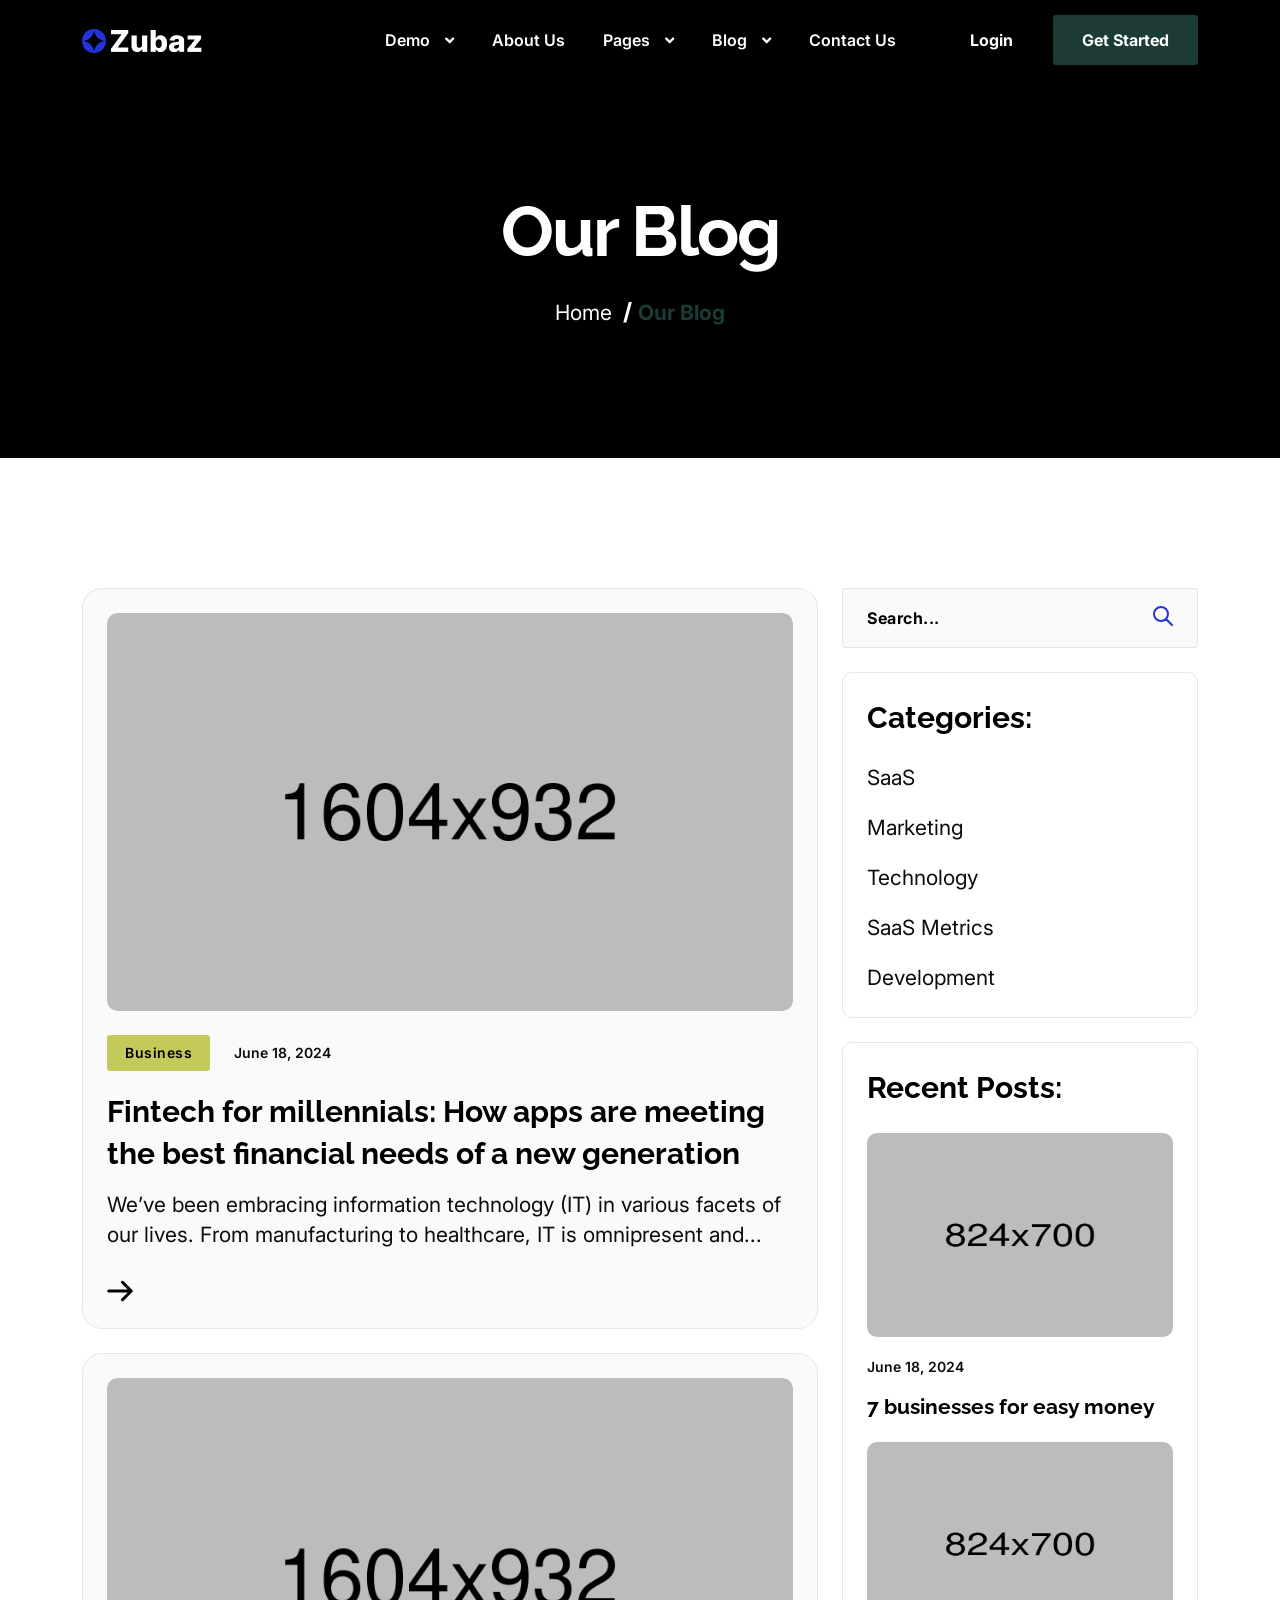
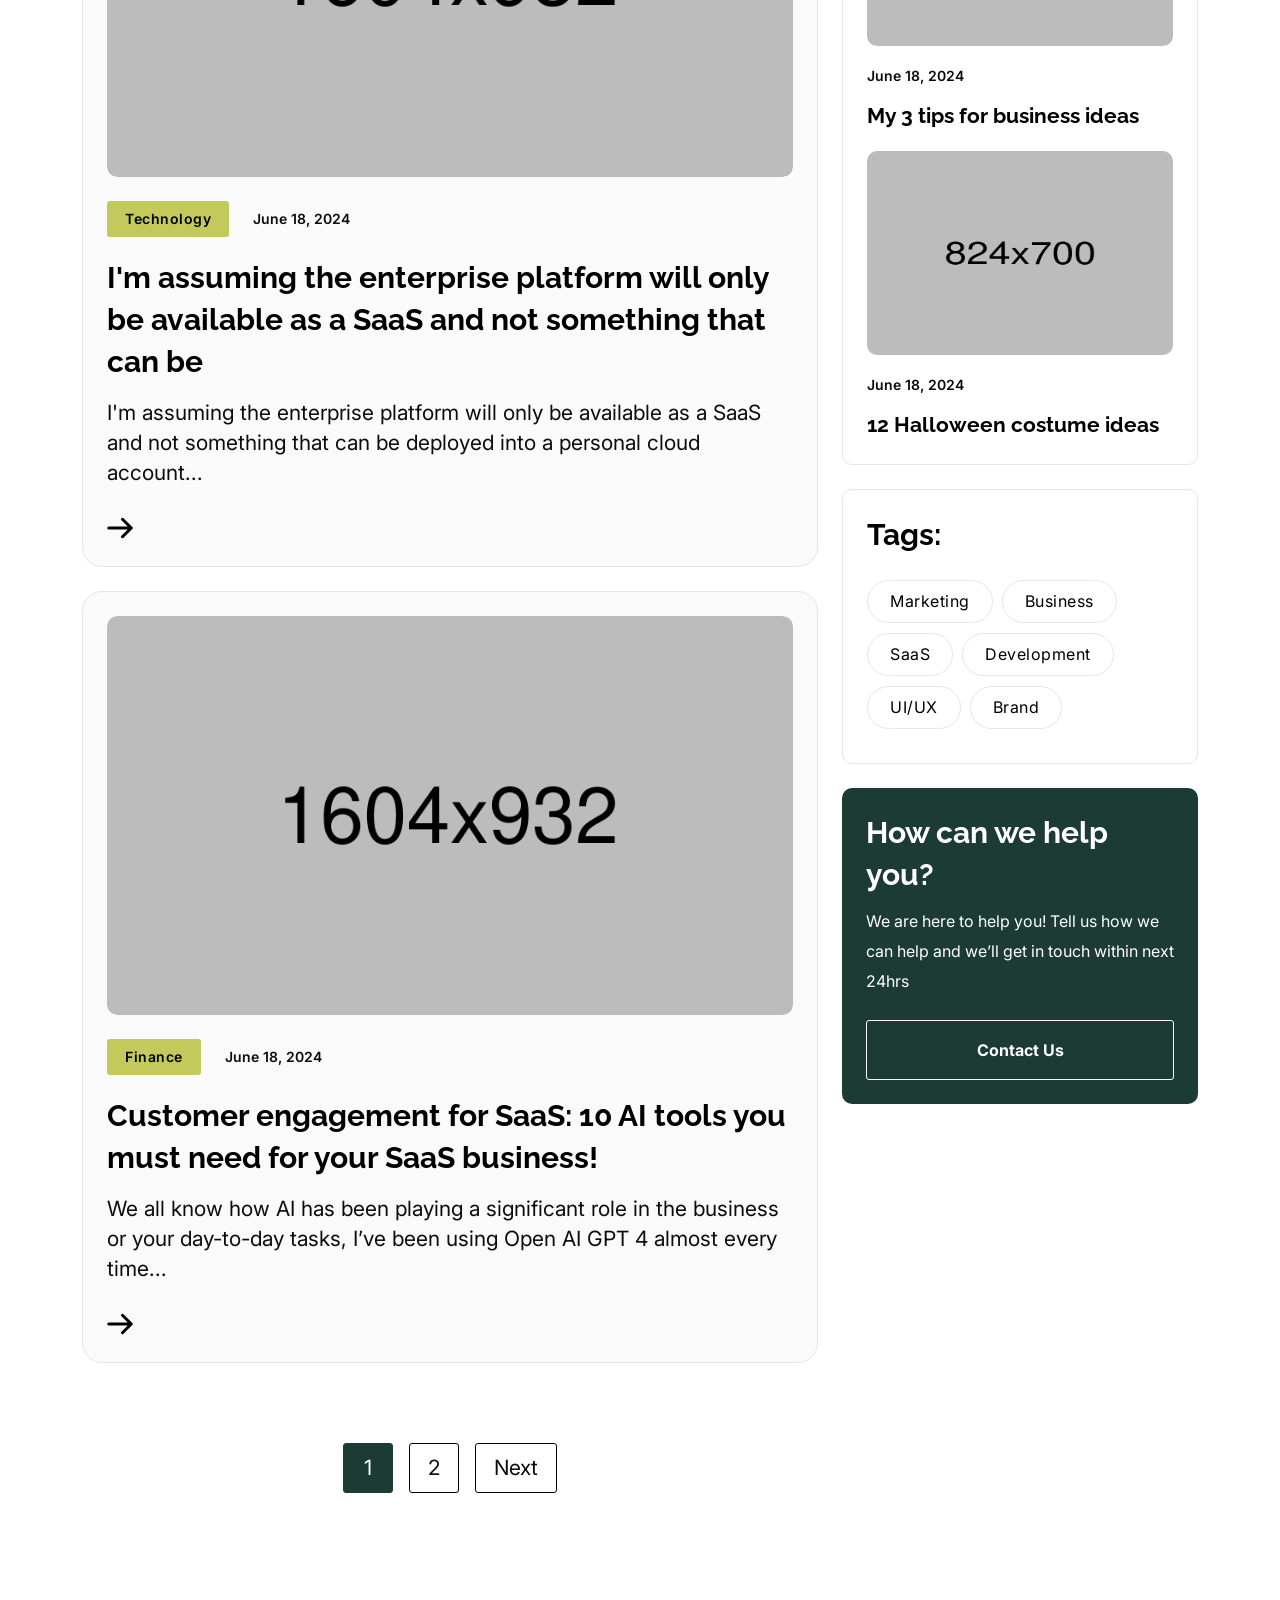
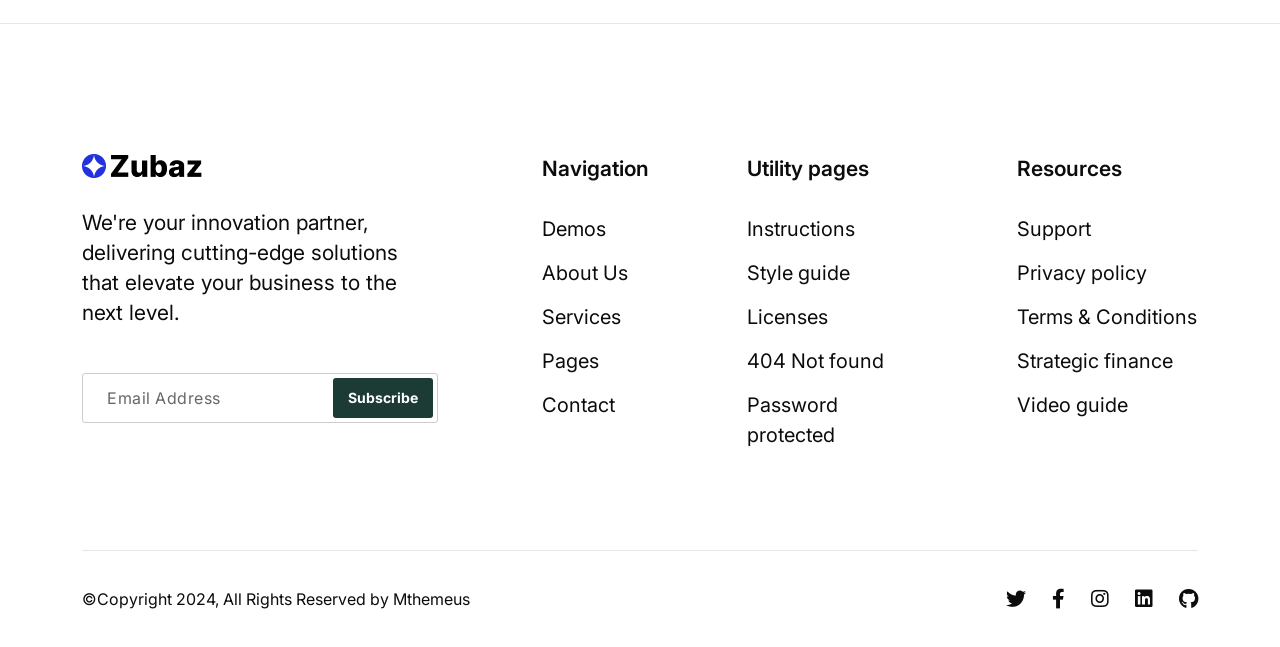
<file: blog.html>
<!DOCTYPE html>
<html lang="en">

<head>
  <meta charset="UTF-8">
  <meta http-equiv="X-UA-Compatible" content="IE=edge">
  <meta name="viewport" content="width=device-width, initial-scale=1.0">
  <title>Zubuz || Responsive HTML 5 Template</title>

  <link rel="shortcut icon" href="assets/images/favicon.ico" type="image/x-icon">
  <link rel="icon" href="assets/images/favicon.ico" type="image/x-icon">
  <!--- End favicon-->

  <link href="https://fonts.googleapis.com/css2?family=Inter:wght@400;600&family=Raleway:wght@600;700&display=swap" rel="stylesheet">
  <!-- End google font  -->

  <link rel="stylesheet" href="assets/css/bootstrap.min.css">
  <link rel="stylesheet" href="assets/css/magnific-popup.css">
  <link rel="stylesheet" href="assets/css/slick.css">
  <link rel="stylesheet" href="assets/css/animate.css">
  <link rel="stylesheet" href="assets/css/fontawesome.css">


  <!-- Code Editor  -->

  <link rel="stylesheet" href="assets/css/main.css">
  <link rel="stylesheet" href="assets/css/app.min.css">
</head>

<body class="light">

  <div class="zubuz-preloader-wrap">
    <div class="zubuz-preloader">
      <div></div>
      <div></div>
      <div></div>
      <div></div>
    </div>
  </div>




  <header class="site-header site-header--menu-center zubuz-header-section dark-bg white-menu" id="sticky-menu">
    <div class="container">
      <nav class="navbar site-navbar">
        <!-- Brand Logo-->
        <div class="brand-logo">
          <a href="index.html">
            <img src="assets/images/logo/logo-white.png" alt="" class="light-version-logo">
          </a>
        </div>
        <div class="menu-block-wrapper">
          <div class="menu-overlay"></div>
          <nav class="menu-block" id="append-menu-header">
            <div class="mobile-menu-head">
              <div class="go-back">
                <i class="fa fa-angle-left"></i>
              </div>
              <div class="current-menu-title"></div>
              <div class="mobile-menu-close">&times;</div>
            </div>
            <ul class="site-menu-main">
              <li class="nav-item nav-item-has-children">
                <a href="#" class="nav-link-item drop-trigger">Demo <i class="fas fa-angle-down"></i></a>
                <ul class="sub-menu" id="submenu-1">
                  <li class="sub-menu--item">
                    <a href="index.html">
                      <span class="menu-item-text">Finance App</span>
                    </a>
                  </li>
                  <li class="sub-menu--item">
                    <a href="index-02.html">
                      <span class="menu-item-text">CRM Platform</span>
                    </a>
                  </li>
                  <li class="sub-menu--item">
                    <a href="index-03.html">
                      <span class="menu-item-text">SaaS Startups</span>
                    </a>
                  </li>
                </ul>
              </li>
              <li class="nav-item">
                <a href="about-us.html" class="nav-link-item">About Us</a>
              </li>
              <li class="nav-item nav-item-has-children">
                <a href="#" class="nav-link-item drop-trigger">Pages <i class="fas fa-angle-down"></i></a>
                <ul class="sub-menu" id="submenu-2">
                  <li class="sub-menu--item">
                    <a href="about-us.html">
                      <span class="menu-item-text">About Us</span>
                    </a>
                  </li>
                  <li class="sub-menu--item">
                    <a href="pricing.html">
                      <span class="menu-item-text">Pricing</span>
                    </a>
                  </li>
                  <li class="sub-menu--item nav-item-has-children">
                    <a href="#" data-menu-get="h3" class="drop-trigger">blog <i class="fas fa-angle-down"></i></a>
                    <ul class="sub-menu shape-none" id="submenu-3">
                      <li class="sub-menu--item">
                        <a href="blog.html">
                          <span class="menu-item-text">Our Blog</span>
                        </a>
                      </li>
                      <li class="sub-menu--item">
                        <a href="blog-column-one.html">
                          <span class="menu-item-text">blog column one</span>
                        </a>
                      </li>
                      <li class="sub-menu--item">
                        <a href="blog-column-two.html">
                          <span class="menu-item-text">blog column two</span>
                        </a>
                      </li>
                      <li class="sub-menu--item">
                        <a href="single-blog.html">
                          <span class="menu-item-text">blog details</span>
                        </a>
                      </li>
                    </ul>
                  </li>
                  <li class="sub-menu--item nav-item-has-children">
                    <a href="#" data-menu-get="h3" class="drop-trigger">Service<i class="fas fa-angle-down"></i>
                    </a>
                    <ul class="sub-menu shape-none" id="submenu-4">
                      <li class="sub-menu--item">
                        <a href="service.html">
                          <span class="menu-item-text">service</span>
                        </a>
                      </li>
                      <li class="sub-menu--item">
                        <a href="single-service.html">
                          <span class="menu-item-text">service details</span>
                        </a>
                      </li>
                    </ul>
                  </li>
                  <li class="sub-menu--item nav-item-has-children">
                    <a href="#" data-menu-get="h3" class="drop-trigger">Team<i class="fas fa-angle-down"></i>
                    </a>
                    <ul class="sub-menu shape-none" id="submenu-5">
                      <li class="sub-menu--item">
                        <a href="team.html">
                          <span class="menu-item-text">team</span>
                        </a>
                      </li>
                      <li class="sub-menu--item">
                        <a href="single-team.html">
                          <span class="menu-item-text">team details</span>
                        </a>
                      </li>
                    </ul>
                  </li>
                  <li class="sub-menu--item nav-item-has-children">
                    <a href="#" data-menu-get="h3" class="drop-trigger">Career<i class="fas fa-angle-down"></i>
                    </a>
                    <ul class="sub-menu shape-none" id="submenu-6">
                      <li class="sub-menu--item">
                        <a href="career.html">
                          <span class="menu-item-text">Career</span>
                        </a>
                      </li>
                      <li class="sub-menu--item">
                        <a href="single-career.html">
                          <span class="menu-item-text">Career details</span>
                        </a>
                      </li>
                    </ul>
                  </li>
                  <li class="sub-menu--item nav-item-has-children">
                    <a href="#" data-menu-get="h3" class="drop-trigger">Portfolio<i class="fas fa-angle-down"></i>
                    </a>
                    <ul class="sub-menu shape-none" id="submenu-7">
                      <li class="sub-menu--item">
                        <a href="portfolio-grid.html">
                          <span class="menu-item-text">portfolio gird</span>
                        </a>
                      </li>
                      <li class="sub-menu--item">
                        <a href="portfolio-classic.html">
                          <span class="menu-item-text">portfolio classic</span>
                        </a>
                      </li>
                      <li class="sub-menu--item">
                        <a href="single-portfolio.html">
                          <span class="menu-item-text">Single Portfolio</span>
                        </a>
                      </li>
                    </ul>
                  </li>
                  <li class="sub-menu--item nav-item-has-children">
                    <a href="#" data-menu-get="h3" class="drop-trigger">Utility<i class="fas fa-angle-down"></i>
                    </a>
                    <ul class="sub-menu shape-none" id="submenu-8">
                      <li class="sub-menu--item">
                        <a href="faq.html">
                          <span class="menu-item-text">faq</span>
                        </a>
                      </li>
                      <li class="sub-menu--item">
                        <a href="errors-404.html">
                          <span class="menu-item-text">Error 404</span>
                        </a>
                      </li>
                      <li class="sub-menu--item">
                        <a href="integrations.html">
                          <span class="menu-item-text">integrations</span>
                        </a>
                      </li>
                      <li class="sub-menu--item">
                        <a href="testimonials.html">
                          <span class="menu-item-text">testimonials</span>
                        </a>
                      </li>
                      <li class="sub-menu--item">
                        <a href="coming-soon.html">
                          <span class="menu-item-text">Coming Soon</span>
                        </a>
                      </li>
                    </ul>
                  </li>
                  <li class="sub-menu--item nav-item-has-children">
                    <a href="#" data-menu-get="h3" class="drop-trigger">Account<i class="fas fa-angle-down"></i>
                    </a>
                    <ul class="sub-menu shape-none" id="submenu-9">
                      <li class="sub-menu--item">
                        <a href="sign-up.html">
                          <span class="menu-item-text">sign up</span>
                        </a>
                      </li>
                      <li class="sub-menu--item">
                        <a href="sign-in.html">
                          <span class="menu-item-text">sign in</span>
                        </a>
                      </li>
                      <li class="sub-menu--item">
                        <a href="reset-password.html">
                          <span class="menu-item-text">reset password</span>
                        </a>
                      </li>
                    </ul>
                  </li>
                </ul>
              </li>
              <li class="nav-item nav-item-has-children">
                <a href="#" class="nav-link-item drop-trigger">Blog <i class="fas fa-angle-down"></i></a>
                <ul class="sub-menu" id="submenu-10">
                  <li class="sub-menu--item">
                    <a href="blog.html">
                      <span class="menu-item-text">Our Blog</span>
                    </a>
                  </li>
                  <li class="sub-menu--item">
                    <a href="blog-column-one.html">
                      <span class="menu-item-text">blog column one</span>
                    </a>
                  </li>
                  <li class="sub-menu--item">
                    <a href="blog-column-two.html">
                      <span class="menu-item-text">blog column two</span>
                    </a>
                  </li>
                  <li class="sub-menu--item">
                    <a href="single-blog.html">
                      <span class="menu-item-text">blog details</span>
                    </a>
                  </li>
                </ul>
              </li>
              <li class="nav-item">
                <a href="contact-us.html" class="nav-link-item">Contact Us</a>
              </li>
            </ul>
          </nav>
        </div>

        <div class="header-btn header-btn-l1 ms-auto d-none d-xs-inline-flex">
          <div class="zubuz-header-btn-wrap">
            <a class="zubuz-login-btn" href="sign-up.html">Login</a>
          </div>
          <a class="zubuz-default-btn zubuz-header-btn" href="contact-us.html">
            <span>Get Started</span>
          </a>
        </div>
        <!-- mobile menu trigger -->
        <div class="mobile-menu-trigger light">
          <span></span>
        </div>
        <!--/.Mobile Menu Hamburger Ends-->
      </nav>
    </div>
  </header>
  <!--End landex-header-section -->

  <div class="zubuz-breadcrumb">
    <div class="container">
      <h1 class="post__title">Our Blog</h1>
      <nav class="breadcrumbs">
        <ul>
          <li><a href="index.html">Home</a></li>
          <li aria-current="page"> Our Blog</li>
        </ul>
      </nav>

    </div>
  </div>
  <!-- End breadcrumb -->

  <div class="section zubuz-section-padding2">
    <div class="container">
      <div class="row">
        <div class="col-lg-8">
          <div class="single-post-item">
            <div class="post-thumbnail">
              <img src="assets/images/blog/blog5.png" alt="">
            </div>
            <div class="post-content">
              <div class="post-meta">
                <div class="post-category">
                  <a href="">Business</a>
                </div>
                <div class="post-date">
                  June 18, 2024
                </div>
              </div>
              <a href="single-blog.html">
                <h3 class="entry-title">
                  Fintech for millennials: How apps are meeting the best financial needs of a new generation
                </h3>
              </a>
              <p>We’ve been embracing information technology (IT) in various facets of our lives. From manufacturing to healthcare, IT is omnipresent and...</p>
              <a class="post-read-more" href="single-blog.html">
                <svg width="26" height="22" viewBox="0 0 26 22" fill="none" xmlns="http://www.w3.org/2000/svg">
                  <path d="M15.5 2.25L24.25 11M24.25 11L15.5 19.75M24.25 11L1.75 11" stroke="black" stroke-width="3" stroke-linecap="round" stroke-linejoin="round" />
                </svg>
              </a>
            </div>
          </div>
          <div class="single-post-item">
            <div class="post-thumbnail">
              <img src="assets/images/blog/blog4.png" alt="">
            </div>
            <div class="post-content">
              <div class="post-meta">
                <div class="post-category">
                  <a href="">Technology</a>
                </div>
                <div class="post-date">
                  June 18, 2024
                </div>
              </div>
              <a href="single-blog.html">
                <h3 class="entry-title">
                  I'm assuming the enterprise platform will only be available as a SaaS and not something that can be
                </h3>
              </a>
              <p>I'm assuming the enterprise platform will only be available as a SaaS and not something that can be deployed into a personal cloud account...</p>
              <a class="post-read-more" href="single-blog.html">
                <svg width="26" height="22" viewBox="0 0 26 22" fill="none" xmlns="http://www.w3.org/2000/svg">
                  <path d="M15.5 2.25L24.25 11M24.25 11L15.5 19.75M24.25 11L1.75 11" stroke="black" stroke-width="3" stroke-linecap="round" stroke-linejoin="round" />
                </svg>
              </a>
            </div>
          </div>
          <div class="single-post-item">
            <div class="post-thumbnail">
              <img src="assets/images/blog/blog6.png" alt="">
            </div>
            <div class="post-content">
              <div class="post-meta">
                <div class="post-category">
                  <a href="">Finance</a>
                </div>
                <div class="post-date">
                  June 18, 2024
                </div>
              </div>
              <a href="single-blog.html">
                <h3 class="entry-title">
                  Customer engagement for SaaS: 10 AI tools you must need for your SaaS business!
                </h3>
              </a>
              <p>We all know how AI has been playing a significant role in the business or your day-to-day tasks, I’ve been using Open AI GPT 4 almost every time...</p>
              <a class="post-read-more" href="single-blog.html">
                <svg width="26" height="22" viewBox="0 0 26 22" fill="none" xmlns="http://www.w3.org/2000/svg">
                  <path d="M15.5 2.25L24.25 11M24.25 11L15.5 19.75M24.25 11L1.75 11" stroke="black" stroke-width="3" stroke-linecap="round" stroke-linejoin="round" />
                </svg>
              </a>
            </div>
          </div>
          <div class="zubuz-navigation">
            <nav class="navigation pagination" aria-label="Posts">
              <div class="nav-links">
                <span aria-current="page" class="page-numbers current">1</span>
                <a class="page-numbers" href="">2</a>
                <a class="next page-numbers" href="">
                  next
                </a>
              </div>
            </nav>
          </div>
        </div>
        <div class="col-lg-4">
          <div class="right-sidebar">
            <div class="widget">
              <div class="wp-block-search__inside-wrapper">
                <input type="search" placeholder="Search..." class="wp-block-search__input">
                <button id="wp-block-search__button" type="submit">
                  <img src="assets/images/icon/search.svg" alt="">
                </button>
              </div>
            </div>
            <div class="widget">
              <h3 class="wp-block-heading">Categories:</h3>
              <ul>
                <li><a href="">SaaS</a></li>
                <li><a href="">Marketing</a></li>
                <li><a href="">Technology</a></li>
                <li><a href="">SaaS Metrics</a></li>
                <li><a href="">Development</a></li>
              </ul>
            </div>
            <div class="widget zubuz_recent_posts_Widget">
              <h3 class="wp-block-heading">Recent Posts:</h3>
              <div class="post-item">
                <div class="post-thumb">
                  <a href="">
                    <img src="assets/images/blog/blog1.png" alt="">
                  </a>
                </div>
                <div class="post-text">
                  <div class="post-date">
                    June 18, 2024
                  </div>
                  <a class="post-title" href="">7 businesses for easy money</a>
                </div>
              </div>
              <div class="post-item">
                <div class="post-thumb">
                  <a href="">
                    <img src="assets/images/blog/blog2.png" alt="">
                  </a>
                </div>
                <div class="post-text">
                  <div class="post-date">
                    June 18, 2024
                  </div>
                  <a class="post-title" href="">My 3 tips for business ideas</a>
                </div>
              </div>
              <div class="post-item">
                <div class="post-thumb">
                  <a href="">
                    <img src="assets/images/blog/blog3.png" alt="">
                  </a>
                </div>
                <div class="post-text">
                  <div class="post-date">
                    June 18, 2024
                  </div>
                  <a class="post-title" href="">12 Halloween costume ideas</a>
                </div>
              </div>
            </div>
            <div class="widget">
              <h3 class="wp-block-heading">Tags:</h3>
              <div class="wp-block-tag-cloud">
                <a href="">Marketing</a>
                <a href="">Business</a>
                <a href="">SaaS</a>
                <a href="">Development</a>
                <a href="">UI/UX</a>
                <a href="">Brand</a>
              </div>
            </div>
            <div class="zubuz-blog-contact">
              <h3>How can we help you?</h3>
              <p>We are here to help you! Tell us how we can help and we’ll get in touch within next 24hrs</p>
              <a href="">Contact Us</a>
            </div>
          </div>
        </div>
      </div>
    </div>
  </div>
  <!-- End section -->



  <footer class="zubuz-footer-section main-footer">
    <div class="container">
      <div class="zubuz-footer-top">
        <div class="row">
          <div class="col-xl-4 col-lg-12">
            <div class="zubuz-footer-textarea">
              <a href="">
                <img src="assets/images/logo/logo-dark.png" alt="">
              </a>
              <p>We're your innovation partner, delivering cutting-edge solutions that elevate your business to the next level.</p>
              <div class="zubuz-subscribe-one">
                <form action="#">
                  <input type="email" placeholder="Email Address">
                  <button class="zubuz-default-btn zubuz-subscription-btn one" id="zubuz-subscription-btn" type="submit">
                    <span>Subscribe</span>
                  </button>
                </form>
              </div>
            </div>
          </div>
          <div class="col-xl-3 col-md-4">
            <div class="zubuz-footer-menu extar-margin">
              <div class="zubuz-footer-title">
                <p>Navigation</p>
              </div>
              <ul>
                <li><a href="">Demos</a></li>
                <li><a href="">About Us</a></li>
                <li><a href="">Services</a></li>
                <li><a href="">Pages</a></li>
                <li><a href="">Contact</a></li>
              </ul>
            </div>
          </div>
          <div class="col-xl-2 col-md-4">
            <div class="zubuz-footer-menu">
              <div class="zubuz-footer-title">
                <p>Utility pages</p>
              </div>
              <ul>
                <li><a href="">Instructions</a></li>
                <li><a href="">Style guide</a></li>
                <li><a href="">Licenses</a></li>
                <li><a href="">404 Not found</a></li>
                <li><a href="">Password protected</a></li>
              </ul>
            </div>
          </div>
          <div class="col-xl-3 col-md-4">
            <div class="zubuz-footer-menu extar-margin">
              <div class="zubuz-footer-title">
                <p>Resources</p>
              </div>
              <ul>
                <li><a href="">Support</a></li>
                <li><a href="">Privacy policy</a></li>
                <li><a href="">Terms & Conditions</a></li>
                <li><a href="">Strategic finance</a></li>
                <li><a href="">Video guide</a></li>
              </ul>
            </div>
          </div>
        </div>
      </div>
      <div class="zubuz-footer-bottom">
        <div class="zubuz-social-icon order-md-2">
          <ul>
            <li>
              <a href="https://twitter.com/" target="_blank">
                <i class="fab fa-twitter"></i>
              </a>
            </li>
            <li>
              <a href="https://facebook.com/" target="_blank">
                <i class="fab fa-facebook-f"></i>
              </a>
            </li>
            <li>
              <a href="https://www.instagram.com/" target="_blank">
                <i class="fab fa-instagram"></i>
              </a>
            </li>
            <li>
              <a href="https://www.linkedin.com/" target="_blank">
                <i class="fab fa-linkedin"></i>
              </a>
            </li>
            <li>
              <a href="https://github.com/" target="_blank">
                <i class="fab fa-github"></i>
              </a>
            </li>
          </ul>
        </div>
        <div class="zubuz-copywright">
          <p> &copy;Copyright 2024, All Rights Reserved by Mthemeus</p>
        </div>
      </div>

    </div>
  </footer>





  <!-- scripts -->
  <script src="assets/js/jquery-3.6.0.min.js"></script>
  <script src="assets/js/bootstrap.bundle.min.js"></script>
  <script src="assets/js/menu/menu.js"></script>
  <script src="assets/js/isotope.pkgd.min.js"></script>
  <script src="assets/js/jquery.magnific-popup.min.js"></script>
  <script src="assets/js/slick.js"></script>
  <script src="assets/js/countdown.js"></script>
  <script src="assets/js/wow.min.js"></script>
  <script src="assets/js/faq.js"></script>

  <script src="assets/js/app.js"></script>


</body>
</html>
</file>
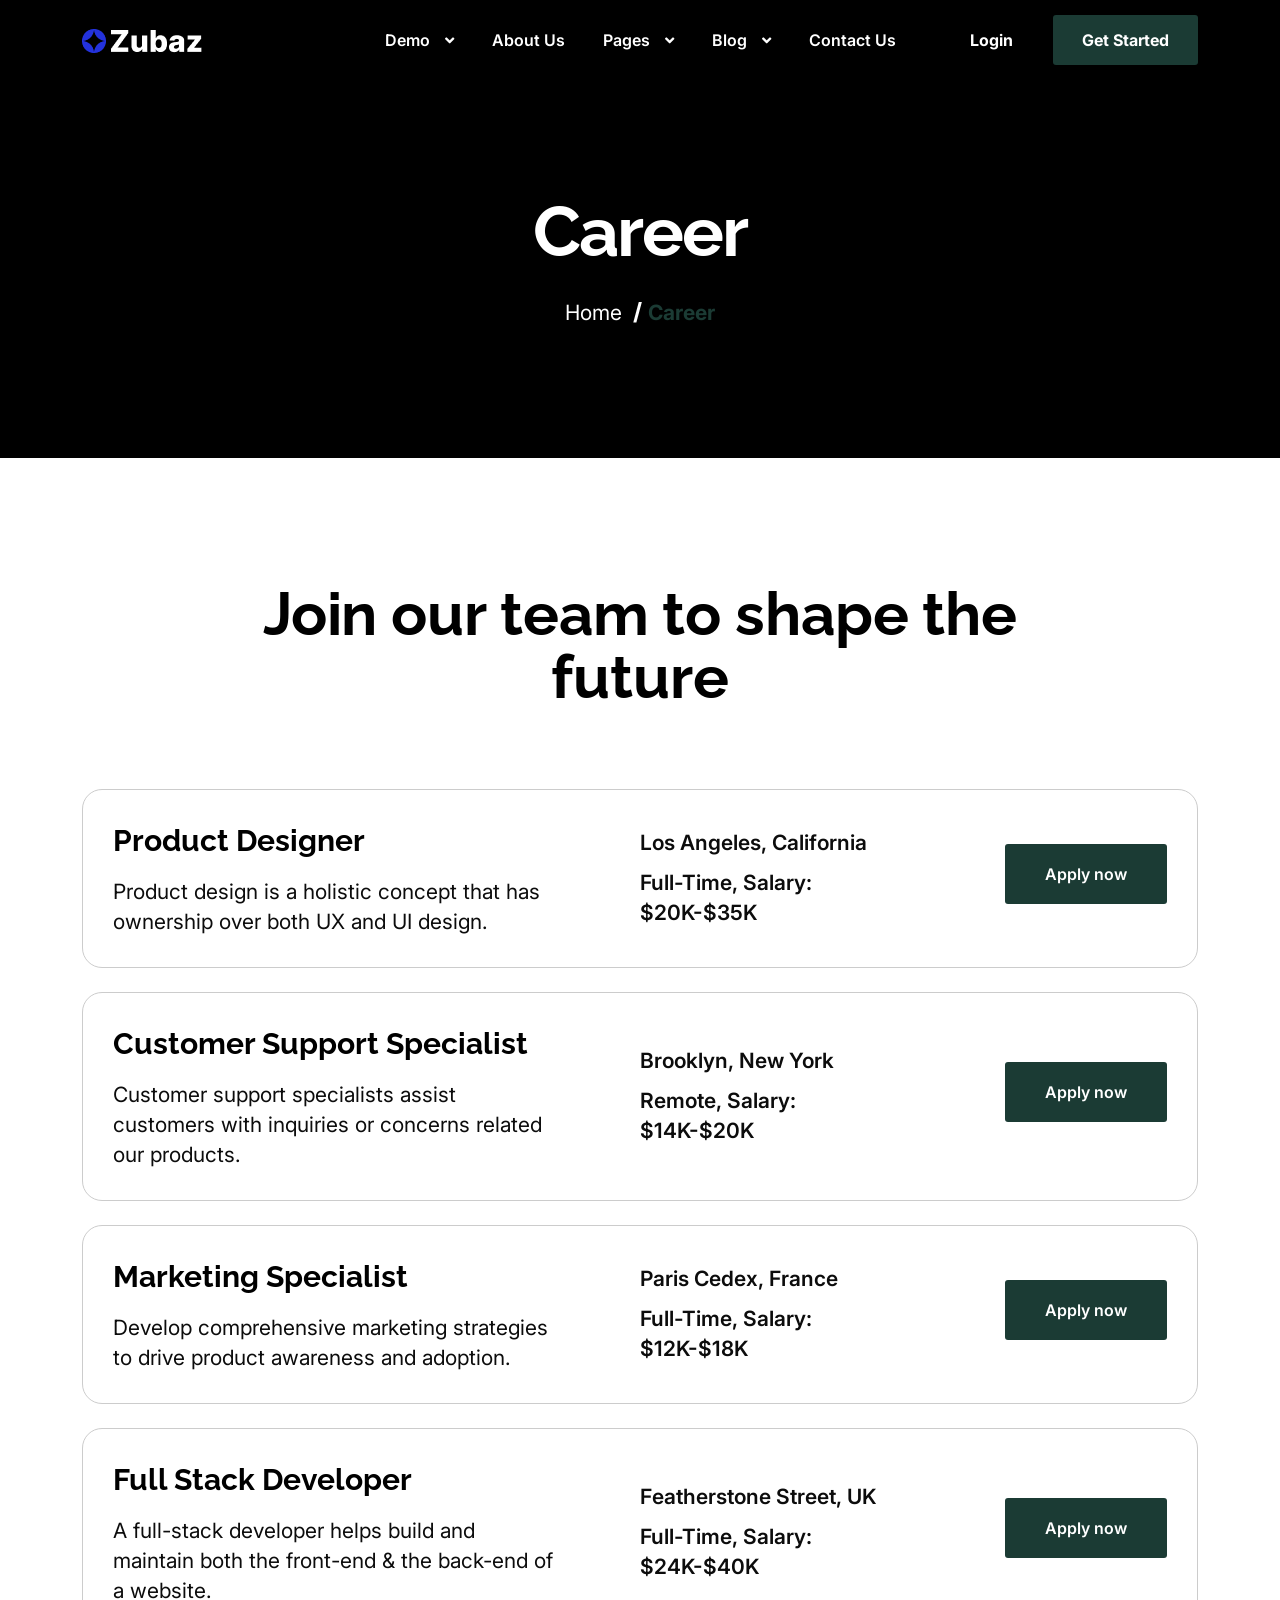
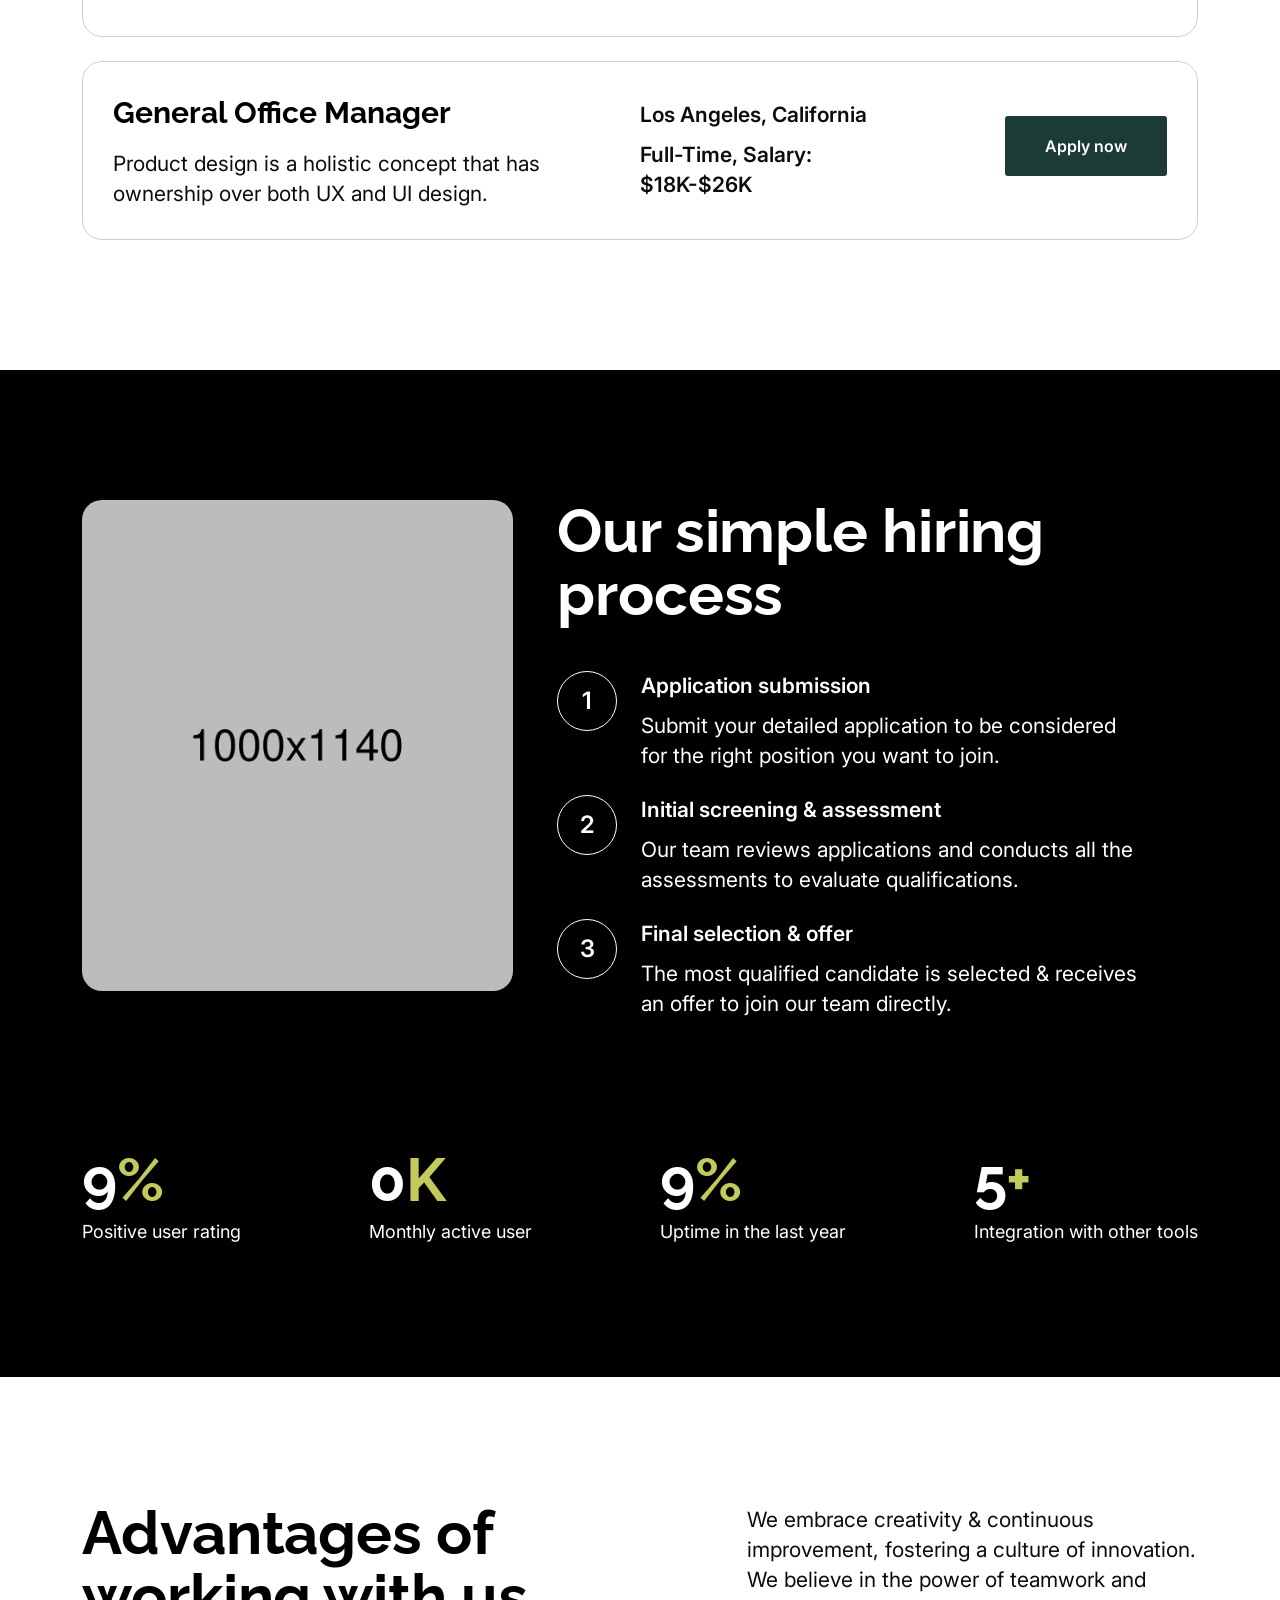
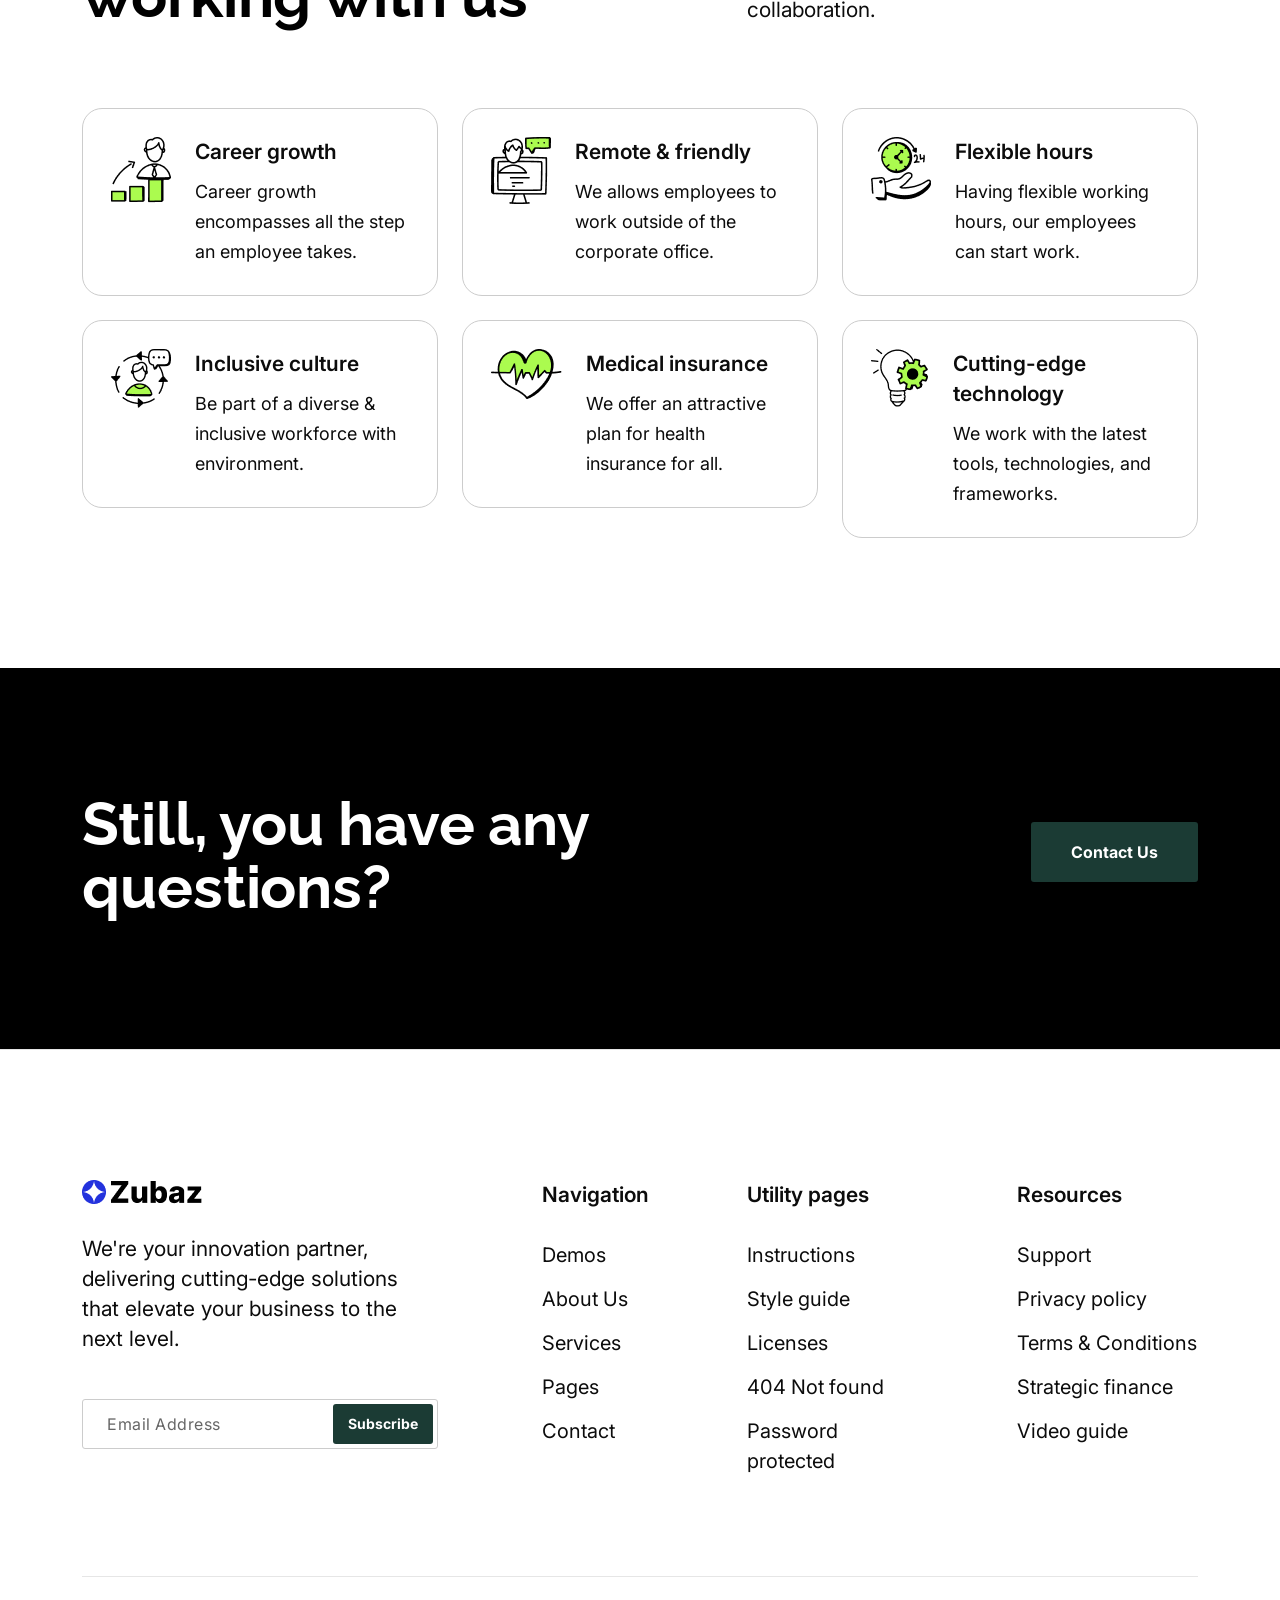
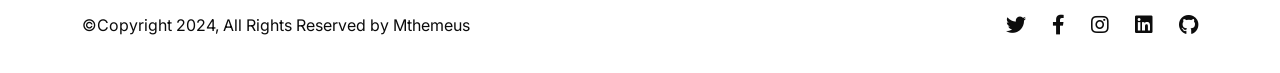
<file: career.html>
<!DOCTYPE html>
<html lang="en">

<head>
  <meta charset="UTF-8">
  <meta http-equiv="X-UA-Compatible" content="IE=edge">
  <meta name="viewport" content="width=device-width, initial-scale=1.0">
  <title>Zubuz || Responsive HTML 5 Template</title>

  <link rel="shortcut icon" href="assets/images/favicon.ico" type="image/x-icon">
  <link rel="icon" href="assets/images/favicon.ico" type="image/x-icon">
  <!--- End favicon-->

  <link href="https://fonts.googleapis.com/css2?family=Inter:wght@400;600&family=Raleway:wght@600;700&display=swap" rel="stylesheet">
  <!-- End google font  -->

  <link rel="stylesheet" href="assets/css/bootstrap.min.css">
  <link rel="stylesheet" href="assets/css/magnific-popup.css">
  <link rel="stylesheet" href="assets/css/slick.css">
  <link rel="stylesheet" href="assets/css/animate.css">
  <link rel="stylesheet" href="assets/css/fontawesome.css">


  <!-- Code Editor  -->

  <link rel="stylesheet" href="assets/css/main.css">
  <link rel="stylesheet" href="assets/css/app.min.css">
</head>

<body class="light">

  <div class="zubuz-preloader-wrap">
    <div class="zubuz-preloader">
      <div></div>
      <div></div>
      <div></div>
      <div></div>
    </div>
  </div>




  <header class="site-header site-header--menu-center zubuz-header-section dark-bg white-menu" id="sticky-menu">
    <div class="container">
      <nav class="navbar site-navbar">
        <!-- Brand Logo-->
        <div class="brand-logo">
          <a href="index.html">
            <img src="assets/images/logo/logo-white.png" alt="" class="light-version-logo">
          </a>
        </div>
        <div class="menu-block-wrapper">
          <div class="menu-overlay"></div>
          <nav class="menu-block" id="append-menu-header">
            <div class="mobile-menu-head">
              <div class="go-back">
                <i class="fa fa-angle-left"></i>
              </div>
              <div class="current-menu-title"></div>
              <div class="mobile-menu-close">&times;</div>
            </div>
            <ul class="site-menu-main">
              <li class="nav-item nav-item-has-children">
                <a href="#" class="nav-link-item drop-trigger">Demo <i class="fas fa-angle-down"></i></a>
                <ul class="sub-menu" id="submenu-1">
                  <li class="sub-menu--item">
                    <a href="index.html">
                      <span class="menu-item-text">Finance App</span>
                    </a>
                  </li>
                  <li class="sub-menu--item">
                    <a href="index-02.html">
                      <span class="menu-item-text">CRM Platform</span>
                    </a>
                  </li>
                  <li class="sub-menu--item">
                    <a href="index-03.html">
                      <span class="menu-item-text">SaaS Startups</span>
                    </a>
                  </li>
                </ul>
              </li>
              <li class="nav-item">
                <a href="about-us.html" class="nav-link-item">About Us</a>
              </li>
              <li class="nav-item nav-item-has-children">
                <a href="#" class="nav-link-item drop-trigger">Pages <i class="fas fa-angle-down"></i></a>
                <ul class="sub-menu" id="submenu-2">
                  <li class="sub-menu--item">
                    <a href="about-us.html">
                      <span class="menu-item-text">About Us</span>
                    </a>
                  </li>
                  <li class="sub-menu--item">
                    <a href="pricing.html">
                      <span class="menu-item-text">Pricing</span>
                    </a>
                  </li>
                  <li class="sub-menu--item nav-item-has-children">
                    <a href="#" data-menu-get="h3" class="drop-trigger">blog <i class="fas fa-angle-down"></i></a>
                    <ul class="sub-menu shape-none" id="submenu-3">
                      <li class="sub-menu--item">
                        <a href="blog.html">
                          <span class="menu-item-text">Our Blog</span>
                        </a>
                      </li>
                      <li class="sub-menu--item">
                        <a href="blog-column-one.html">
                          <span class="menu-item-text">blog column one</span>
                        </a>
                      </li>
                      <li class="sub-menu--item">
                        <a href="blog-column-two.html">
                          <span class="menu-item-text">blog column two</span>
                        </a>
                      </li>
                      <li class="sub-menu--item">
                        <a href="single-blog.html">
                          <span class="menu-item-text">blog details</span>
                        </a>
                      </li>
                    </ul>
                  </li>
                  <li class="sub-menu--item nav-item-has-children">
                    <a href="#" data-menu-get="h3" class="drop-trigger">Service<i class="fas fa-angle-down"></i>
                    </a>
                    <ul class="sub-menu shape-none" id="submenu-4">
                      <li class="sub-menu--item">
                        <a href="service.html">
                          <span class="menu-item-text">service</span>
                        </a>
                      </li>
                      <li class="sub-menu--item">
                        <a href="single-service.html">
                          <span class="menu-item-text">service details</span>
                        </a>
                      </li>
                    </ul>
                  </li>
                  <li class="sub-menu--item nav-item-has-children">
                    <a href="#" data-menu-get="h3" class="drop-trigger">Team<i class="fas fa-angle-down"></i>
                    </a>
                    <ul class="sub-menu shape-none" id="submenu-5">
                      <li class="sub-menu--item">
                        <a href="team.html">
                          <span class="menu-item-text">team</span>
                        </a>
                      </li>
                      <li class="sub-menu--item">
                        <a href="single-team.html">
                          <span class="menu-item-text">team details</span>
                        </a>
                      </li>
                    </ul>
                  </li>
                  <li class="sub-menu--item nav-item-has-children">
                    <a href="#" data-menu-get="h3" class="drop-trigger">Career<i class="fas fa-angle-down"></i>
                    </a>
                    <ul class="sub-menu shape-none" id="submenu-6">
                      <li class="sub-menu--item">
                        <a href="career.html">
                          <span class="menu-item-text">Career</span>
                        </a>
                      </li>
                      <li class="sub-menu--item">
                        <a href="single-career.html">
                          <span class="menu-item-text">Career details</span>
                        </a>
                      </li>
                    </ul>
                  </li>
                  <li class="sub-menu--item nav-item-has-children">
                    <a href="#" data-menu-get="h3" class="drop-trigger">Portfolio<i class="fas fa-angle-down"></i>
                    </a>
                    <ul class="sub-menu shape-none" id="submenu-7">
                      <li class="sub-menu--item">
                        <a href="portfolio-grid.html">
                          <span class="menu-item-text">portfolio gird</span>
                        </a>
                      </li>
                      <li class="sub-menu--item">
                        <a href="portfolio-classic.html">
                          <span class="menu-item-text">portfolio classic</span>
                        </a>
                      </li>
                      <li class="sub-menu--item">
                        <a href="single-portfolio.html">
                          <span class="menu-item-text">Single Portfolio</span>
                        </a>
                      </li>
                    </ul>
                  </li>
                  <li class="sub-menu--item nav-item-has-children">
                    <a href="#" data-menu-get="h3" class="drop-trigger">Utility<i class="fas fa-angle-down"></i>
                    </a>
                    <ul class="sub-menu shape-none" id="submenu-8">
                      <li class="sub-menu--item">
                        <a href="faq.html">
                          <span class="menu-item-text">faq</span>
                        </a>
                      </li>
                      <li class="sub-menu--item">
                        <a href="errors-404.html">
                          <span class="menu-item-text">Error 404</span>
                        </a>
                      </li>
                      <li class="sub-menu--item">
                        <a href="integrations.html">
                          <span class="menu-item-text">integrations</span>
                        </a>
                      </li>
                      <li class="sub-menu--item">
                        <a href="testimonials.html">
                          <span class="menu-item-text">testimonials</span>
                        </a>
                      </li>
                      <li class="sub-menu--item">
                        <a href="coming-soon.html">
                          <span class="menu-item-text">Coming Soon</span>
                        </a>
                      </li>
                    </ul>
                  </li>
                  <li class="sub-menu--item nav-item-has-children">
                    <a href="#" data-menu-get="h3" class="drop-trigger">Account<i class="fas fa-angle-down"></i>
                    </a>
                    <ul class="sub-menu shape-none" id="submenu-9">
                      <li class="sub-menu--item">
                        <a href="sign-up.html">
                          <span class="menu-item-text">sign up</span>
                        </a>
                      </li>
                      <li class="sub-menu--item">
                        <a href="sign-in.html">
                          <span class="menu-item-text">sign in</span>
                        </a>
                      </li>
                      <li class="sub-menu--item">
                        <a href="reset-password.html">
                          <span class="menu-item-text">reset password</span>
                        </a>
                      </li>
                    </ul>
                  </li>
                </ul>
              </li>
              <li class="nav-item nav-item-has-children">
                <a href="#" class="nav-link-item drop-trigger">Blog <i class="fas fa-angle-down"></i></a>
                <ul class="sub-menu" id="submenu-10">
                  <li class="sub-menu--item">
                    <a href="blog.html">
                      <span class="menu-item-text">Our Blog</span>
                    </a>
                  </li>
                  <li class="sub-menu--item">
                    <a href="blog-column-one.html">
                      <span class="menu-item-text">blog column one</span>
                    </a>
                  </li>
                  <li class="sub-menu--item">
                    <a href="blog-column-two.html">
                      <span class="menu-item-text">blog column two</span>
                    </a>
                  </li>
                  <li class="sub-menu--item">
                    <a href="single-blog.html">
                      <span class="menu-item-text">blog details</span>
                    </a>
                  </li>
                </ul>
              </li>
              <li class="nav-item">
                <a href="contact-us.html" class="nav-link-item">Contact Us</a>
              </li>
            </ul>
          </nav>
        </div>

        <div class="header-btn header-btn-l1 ms-auto d-none d-xs-inline-flex">
          <div class="zubuz-header-btn-wrap">
            <a class="zubuz-login-btn" href="sign-up.html">Login</a>
          </div>
          <a class="zubuz-default-btn zubuz-header-btn" href="contact-us.html">
            <span>Get Started</span>
          </a>
        </div>
        <!-- mobile menu trigger -->
        <div class="mobile-menu-trigger light">
          <span></span>
        </div>
        <!--/.Mobile Menu Hamburger Ends-->
      </nav>
    </div>
  </header>
  <!--End landex-header-section -->

  <div class="zubuz-breadcrumb">
    <div class="container">
      <h1 class="post__title">Career</h1>
      <nav class="breadcrumbs">
        <ul>
          <li><a href="index.html">Home</a></li>
          <li aria-current="page"> Career</li>
        </ul>
      </nav>

    </div>
  </div>
  <!-- End breadcrumb -->

  <div class="section zubuz-section-padding3">
    <div class="container">
      <div class="zubuz-section-title center">
        <h2>Join our team to shape the future</h2>
      </div>
      <div class="zubuz-jobs-wrap">
        <div class="zubuz-jobs-item">
          <div class="zubuz-jobs-item-content">
            <h3>Product Designer</h3>
            <p>Product design is a holistic concept that has ownership over both UX and UI design.</p>
          </div>
          <div class="zubuz-jobs-item-content">
            <span>Los Angeles, California</span>
            <span>Full-Time, Salary: $20K-$35K</span>
          </div>
          <div class="zubuz-jobs-item-content">
            <div class="zubuz-jobs-apply-btn">
              <a class="zubuz-default-btn" href="contact-us.html"><span>Apply now</span></a>
            </div>
          </div>
        </div>
        <div class="zubuz-jobs-item">
          <div class="zubuz-jobs-item-content">
            <h3>Customer Support Specialist</h3>
            <p>Customer support specialists assist customers with inquiries or concerns related our products.</p>
          </div>
          <div class="zubuz-jobs-item-content">
            <span>Brooklyn, New York</span>
            <span>Remote, Salary: $14K-$20K</span>
          </div>
          <div class="zubuz-jobs-item-content">
            <div class="zubuz-jobs-apply-btn">
              <a class="zubuz-default-btn" href="contact-us.html"><span>Apply now</span></a>
            </div>
          </div>
        </div>

        <div class="zubuz-jobs-item">
          <div class="zubuz-jobs-item-content">
            <h3>Marketing Specialist</h3>
            <p>Develop comprehensive marketing strategies to drive product awareness and adoption.</p>
          </div>
          <div class="zubuz-jobs-item-content">
            <span>Paris Cedex, France</span>
            <span>Full-Time, Salary: $12K-$18K</span>
          </div>
          <div class="zubuz-jobs-item-content">
            <div class="zubuz-jobs-apply-btn">
              <a class="zubuz-default-btn" href="contact-us.html"><span>Apply now</span></a>
            </div>
          </div>
        </div>
        <div class="zubuz-jobs-item">
          <div class="zubuz-jobs-item-content">
            <h3>Full Stack Developer</h3>
            <p>A full-stack developer helps build and maintain both the front-end & the back-end of a website.</p>
          </div>
          <div class="zubuz-jobs-item-content">
            <span>Featherstone Street, UK</span>
            <span>Full-Time, Salary: $24K-$40K</span>
          </div>
          <div class="zubuz-jobs-item-content">
            <div class="zubuz-jobs-apply-btn">
              <a class="zubuz-default-btn" href="contact-us.html"><span>Apply now</span></a>
            </div>
          </div>
        </div>
        <div class="zubuz-jobs-item">
          <div class="zubuz-jobs-item-content">
            <h3>General Office Manager</h3>
            <p>Product design is a holistic concept that has ownership over both UX and UI design.</p>
          </div>
          <div class="zubuz-jobs-item-content">
            <span>Los Angeles, California</span>
            <span>Full-Time, Salary: $18K-$26K</span>
          </div>
          <div class="zubuz-jobs-item-content">
            <div class="zubuz-jobs-apply-btn">
              <a class="zubuz-default-btn" href="contact-us.html"><span>Apply now</span></a>
            </div>
          </div>
        </div>
      </div>
    </div>
  </div>
  <!-- End section -->

  <div class="section zubuz-section-padding2 dark-bg">
    <div class="container">
      <div class="row">
        <div class="col-lg-5">
          <div class="zubuz-career-thumb">
            <img src="assets/images/v3/thumb-v3-3.png" alt="">
          </div>
        </div>
        <div class="col-lg-7">
          <div class="zubuz-default-content m-left light">
            <h2>Our simple hiring process</h2>
            <div class="zubuz-extara-mt">
              <div class="zubuz-iconbox-wrap-left">
                <div class="zubuz-iconbox-number">
                  1
                </div>
                <div class="zubuz-iconbox-data light">
                  <span>Application submission</span>
                  <p>Submit your detailed application to be considered for the right position you want to join.</p>
                </div>
              </div>
              <div class="zubuz-iconbox-wrap-left">
                <div class="zubuz-iconbox-number">
                  2
                </div>
                <div class="zubuz-iconbox-data light">
                  <span>Initial screening & assessment</span>
                  <p>Our team reviews applications and conducts all the assessments to evaluate qualifications.</p>
                </div>
              </div>
              <div class="zubuz-iconbox-wrap-left">
                <div class="zubuz-iconbox-number">
                  3
                </div>
                <div class="zubuz-iconbox-data light">
                  <span>Final selection & offer</span>
                  <p>The most qualified candidate is selected & receives an offer to join our team directly.</p>
                </div>
              </div>
            </div>
          </div>
        </div>
      </div>
    </div>
  </div>
  <!-- End section -->

  <div class="section dark-bg zubuz-section-padding5">
    <div id="zubuz-counter"></div>
    <div class="container">
      <div class="zubuz-counter-wrap2">
        <div class="zubuz-counter-data light">
          <h2 class="zubuz-counter-number"><span data-percentage="99.5" class="zubuz-counter"></span><em>%</em></h2>
          <p>Positive user rating</p>
        </div>
        <div class="zubuz-counter-data light">
          <h2 class="zubuz-counter-number"><span data-percentage="2" class="zubuz-counter"></span><em>K</em></h2>
          <p>Monthly active user</p>
        </div>
        <div class="zubuz-counter-data light">
          <h2 class="zubuz-counter-number"><span data-percentage="100" class="zubuz-counter"></span><em>%</em></h2>
          <p>Uptime in the last year</p>
        </div>
        <div class="zubuz-counter-data light">
          <h2 class="zubuz-counter-number"><span data-percentage="55" class="zubuz-counter"></span><em>+</em></h2>
          <p>Integration with other tools</p>
        </div>
      </div>
    </div>
  </div>
  <!-- End section -->

  <div class="section zubuz-section-padding3">
    <div class="container">
      <div class="zubuz-section-title zubuz-two-column-title">
        <div class="row">
          <div class="col-lg-7">
            <h2>Advantages of working with us</h2>
          </div>
          <div class="col-lg-5 d-flex align-items-center">
            <p>We embrace creativity & continuous improvement, fostering a culture of innovation. We believe in the power of teamwork and collaboration.</p>
          </div>
        </div>
      </div>
      <div class="row">
        <div class="col-xl-4 col-md-6">
          <div class="zubuz-iconbox-wrap-left iconbox-left-border">
            <div class="zubuz-iconbox-icon none-bg">
              <img src="assets/images/team/icon1.png" alt="">
            </div>
            <div class="zubuz-iconbox-data data-small">
              <span>Career growth</span>
              <p>Career growth encompasses all the step an employee takes.</p>
            </div>
          </div>
        </div>
        <div class="col-xl-4 col-md-6">
          <div class="zubuz-iconbox-wrap-left iconbox-left-border">
            <div class="zubuz-iconbox-icon none-bg">
              <img src="assets/images/team/icon2.png" alt="">
            </div>
            <div class="zubuz-iconbox-data data-small">
              <span>Remote & friendly</span>
              <p>We allows employees to work outside of the corporate office.</p>
            </div>
          </div>
        </div>
        <div class="col-xl-4 col-md-6">
          <div class="zubuz-iconbox-wrap-left iconbox-left-border">
            <div class="zubuz-iconbox-icon none-bg">
              <img src="assets/images/team/icon3.png" alt="">
            </div>
            <div class="zubuz-iconbox-data data-small">
              <span>Flexible hours</span>
              <p>Having flexible working hours, our employees can start work.</p>
            </div>
          </div>
        </div>
        <div class="col-xl-4 col-md-6">
          <div class="zubuz-iconbox-wrap-left iconbox-left-border">
            <div class="zubuz-iconbox-icon none-bg">
              <img src="assets/images/team/icon4.png" alt="">
            </div>
            <div class="zubuz-iconbox-data data-small">
              <span>Inclusive culture</span>
              <p>Be part of a diverse & inclusive workforce with environment.</p>
            </div>
          </div>
        </div>
        <div class="col-xl-4 col-md-6">
          <div class="zubuz-iconbox-wrap-left iconbox-left-border">
            <div class="zubuz-iconbox-icon none-bg">
              <img src="assets/images/team/icon5.png" alt="">
            </div>
            <div class="zubuz-iconbox-data data-small">
              <span>Medical insurance</span>
              <p>We offer an attractive plan for health insurance for all.</p>
            </div>
          </div>
        </div>
        <div class="col-xl-4 col-md-6">
          <div class="zubuz-iconbox-wrap-left iconbox-left-border">
            <div class="zubuz-iconbox-icon none-bg">
              <img src="assets/images/team/icon6.png" alt="">
            </div>
            <div class="zubuz-iconbox-data data-small">
              <span>Cutting-edge technology</span>
              <p>We work with the latest tools, technologies, and frameworks.</p>
            </div>
          </div>
        </div>
      </div>
    </div>
  </div>
  <!-- End Section -->

  <div class="section zubuz-section-padding dark-bg">
    <div class="container">
      <div class="row">
        <div class="col-lg-6">
          <div class="zubuz-default-content cta light">
            <h2>Still, you have any questions?</h2>
          </div>
        </div>
        <div class="col-lg-6 d-flex align-items-center">
          <div class="zubuz-title-btn">
            <a class="zubuz-default-btn" href="contact-us.html">
              <span>Contact Us</span>
            </a>
          </div>
        </div>
      </div>
    </div>
  </div>
  <!-- end section -->



  <footer class="zubuz-footer-section main-footer">
    <div class="container">
      <div class="zubuz-footer-top">
        <div class="row">
          <div class="col-xl-4 col-lg-12">
            <div class="zubuz-footer-textarea">
              <a href="">
                <img src="assets/images/logo/logo-dark.png" alt="">
              </a>
              <p>We're your innovation partner, delivering cutting-edge solutions that elevate your business to the next level.</p>
              <div class="zubuz-subscribe-one">
                <form action="#">
                  <input type="email" placeholder="Email Address">
                  <button class="zubuz-default-btn zubuz-subscription-btn one" id="zubuz-subscription-btn" type="submit">
                    <span>Subscribe</span>
                  </button>
                </form>
              </div>
            </div>
          </div>
          <div class="col-xl-3 col-md-4">
            <div class="zubuz-footer-menu extar-margin">
              <div class="zubuz-footer-title">
                <p>Navigation</p>
              </div>
              <ul>
                <li><a href="">Demos</a></li>
                <li><a href="">About Us</a></li>
                <li><a href="">Services</a></li>
                <li><a href="">Pages</a></li>
                <li><a href="">Contact</a></li>
              </ul>
            </div>
          </div>
          <div class="col-xl-2 col-md-4">
            <div class="zubuz-footer-menu">
              <div class="zubuz-footer-title">
                <p>Utility pages</p>
              </div>
              <ul>
                <li><a href="">Instructions</a></li>
                <li><a href="">Style guide</a></li>
                <li><a href="">Licenses</a></li>
                <li><a href="">404 Not found</a></li>
                <li><a href="">Password protected</a></li>
              </ul>
            </div>
          </div>
          <div class="col-xl-3 col-md-4">
            <div class="zubuz-footer-menu extar-margin">
              <div class="zubuz-footer-title">
                <p>Resources</p>
              </div>
              <ul>
                <li><a href="">Support</a></li>
                <li><a href="">Privacy policy</a></li>
                <li><a href="">Terms & Conditions</a></li>
                <li><a href="">Strategic finance</a></li>
                <li><a href="">Video guide</a></li>
              </ul>
            </div>
          </div>
        </div>
      </div>
      <div class="zubuz-footer-bottom">
        <div class="zubuz-social-icon order-md-2">
          <ul>
            <li>
              <a href="https://twitter.com/" target="_blank">
                <i class="fab fa-twitter"></i>
              </a>
            </li>
            <li>
              <a href="https://facebook.com/" target="_blank">
                <i class="fab fa-facebook-f"></i>
              </a>
            </li>
            <li>
              <a href="https://www.instagram.com/" target="_blank">
                <i class="fab fa-instagram"></i>
              </a>
            </li>
            <li>
              <a href="https://www.linkedin.com/" target="_blank">
                <i class="fab fa-linkedin"></i>
              </a>
            </li>
            <li>
              <a href="https://github.com/" target="_blank">
                <i class="fab fa-github"></i>
              </a>
            </li>
          </ul>
        </div>
        <div class="zubuz-copywright">
          <p> &copy;Copyright 2024, All Rights Reserved by Mthemeus</p>
        </div>
      </div>

    </div>
  </footer>





  <!-- scripts -->
  <script src="assets/js/jquery-3.6.0.min.js"></script>
  <script src="assets/js/bootstrap.bundle.min.js"></script>
  <script src="assets/js/menu/menu.js"></script>
  <script src="assets/js/isotope.pkgd.min.js"></script>
  <script src="assets/js/jquery.magnific-popup.min.js"></script>
  <script src="assets/js/slick.js"></script>
  <script src="assets/js/countdown.js"></script>
  <script src="assets/js/wow.min.js"></script>
  <script src="assets/js/faq.js"></script>

  <script src="assets/js/app.js"></script>


</body>
</html>
</file>
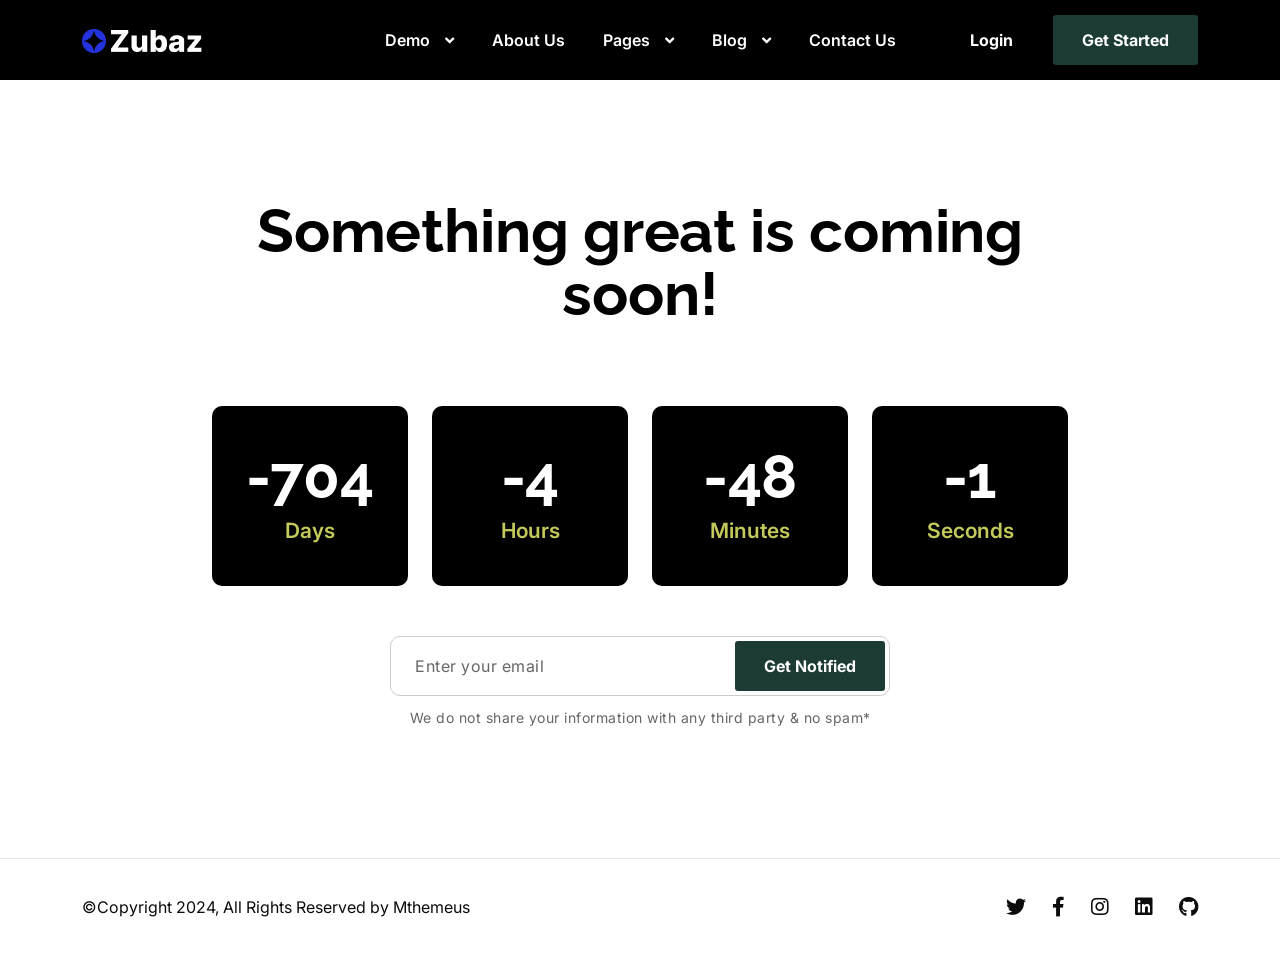
<file: coming-soon.html>
<!DOCTYPE html>
<html lang="en">

<head>
  <meta charset="UTF-8">
  <meta http-equiv="X-UA-Compatible" content="IE=edge">
  <meta name="viewport" content="width=device-width, initial-scale=1.0">
  <title>Zubuz || Responsive HTML 5 Template</title>

  <link rel="shortcut icon" href="assets/images/favicon.ico" type="image/x-icon">
  <link rel="icon" href="assets/images/favicon.ico" type="image/x-icon">
  <!--- End favicon-->

  <link href="https://fonts.googleapis.com/css2?family=Inter:wght@400;600&family=Raleway:wght@600;700&display=swap" rel="stylesheet">
  <!-- End google font  -->

  <link rel="stylesheet" href="assets/css/bootstrap.min.css">
  <link rel="stylesheet" href="assets/css/magnific-popup.css">
  <link rel="stylesheet" href="assets/css/slick.css">
  <link rel="stylesheet" href="assets/css/animate.css">
  <link rel="stylesheet" href="assets/css/fontawesome.css">


  <!-- Code Editor  -->

  <link rel="stylesheet" href="assets/css/main.css">
  <link rel="stylesheet" href="assets/css/app.min.css">
</head>

<body class="light">

  <div class="zubuz-preloader-wrap">
    <div class="zubuz-preloader">
      <div></div>
      <div></div>
      <div></div>
      <div></div>
    </div>
  </div>




  <header class="site-header site-header--menu-center zubuz-header-section dark-bg white-menu" id="sticky-menu">
    <div class="container">
      <nav class="navbar site-navbar">
        <!-- Brand Logo-->
        <div class="brand-logo">
          <a href="index.html">
            <img src="assets/images/logo/logo-white.png" alt="" class="light-version-logo">
          </a>
        </div>
        <div class="menu-block-wrapper">
          <div class="menu-overlay"></div>
          <nav class="menu-block" id="append-menu-header">
            <div class="mobile-menu-head">
              <div class="go-back">
                <i class="fa fa-angle-left"></i>
              </div>
              <div class="current-menu-title"></div>
              <div class="mobile-menu-close">&times;</div>
            </div>
            <ul class="site-menu-main">
              <li class="nav-item nav-item-has-children">
                <a href="#" class="nav-link-item drop-trigger">Demo <i class="fas fa-angle-down"></i></a>
                <ul class="sub-menu" id="submenu-1">
                  <li class="sub-menu--item">
                    <a href="index.html">
                      <span class="menu-item-text">Finance App</span>
                    </a>
                  </li>
                  <li class="sub-menu--item">
                    <a href="index-02.html">
                      <span class="menu-item-text">CRM Platform</span>
                    </a>
                  </li>
                  <li class="sub-menu--item">
                    <a href="index-03.html">
                      <span class="menu-item-text">SaaS Startups</span>
                    </a>
                  </li>
                </ul>
              </li>
              <li class="nav-item">
                <a href="about-us.html" class="nav-link-item">About Us</a>
              </li>
              <li class="nav-item nav-item-has-children">
                <a href="#" class="nav-link-item drop-trigger">Pages <i class="fas fa-angle-down"></i></a>
                <ul class="sub-menu" id="submenu-2">
                  <li class="sub-menu--item">
                    <a href="about-us.html">
                      <span class="menu-item-text">About Us</span>
                    </a>
                  </li>
                  <li class="sub-menu--item">
                    <a href="pricing.html">
                      <span class="menu-item-text">Pricing</span>
                    </a>
                  </li>
                  <li class="sub-menu--item nav-item-has-children">
                    <a href="#" data-menu-get="h3" class="drop-trigger">blog <i class="fas fa-angle-down"></i></a>
                    <ul class="sub-menu shape-none" id="submenu-3">
                      <li class="sub-menu--item">
                        <a href="blog.html">
                          <span class="menu-item-text">Our Blog</span>
                        </a>
                      </li>
                      <li class="sub-menu--item">
                        <a href="blog-column-one.html">
                          <span class="menu-item-text">blog column one</span>
                        </a>
                      </li>
                      <li class="sub-menu--item">
                        <a href="blog-column-two.html">
                          <span class="menu-item-text">blog column two</span>
                        </a>
                      </li>
                      <li class="sub-menu--item">
                        <a href="single-blog.html">
                          <span class="menu-item-text">blog details</span>
                        </a>
                      </li>
                    </ul>
                  </li>
                  <li class="sub-menu--item nav-item-has-children">
                    <a href="#" data-menu-get="h3" class="drop-trigger">Service<i class="fas fa-angle-down"></i>
                    </a>
                    <ul class="sub-menu shape-none" id="submenu-4">
                      <li class="sub-menu--item">
                        <a href="service.html">
                          <span class="menu-item-text">service</span>
                        </a>
                      </li>
                      <li class="sub-menu--item">
                        <a href="single-service.html">
                          <span class="menu-item-text">service details</span>
                        </a>
                      </li>
                    </ul>
                  </li>
                  <li class="sub-menu--item nav-item-has-children">
                    <a href="#" data-menu-get="h3" class="drop-trigger">Team<i class="fas fa-angle-down"></i>
                    </a>
                    <ul class="sub-menu shape-none" id="submenu-5">
                      <li class="sub-menu--item">
                        <a href="team.html">
                          <span class="menu-item-text">team</span>
                        </a>
                      </li>
                      <li class="sub-menu--item">
                        <a href="single-team.html">
                          <span class="menu-item-text">team details</span>
                        </a>
                      </li>
                    </ul>
                  </li>
                  <li class="sub-menu--item nav-item-has-children">
                    <a href="#" data-menu-get="h3" class="drop-trigger">Career<i class="fas fa-angle-down"></i>
                    </a>
                    <ul class="sub-menu shape-none" id="submenu-6">
                      <li class="sub-menu--item">
                        <a href="career.html">
                          <span class="menu-item-text">Career</span>
                        </a>
                      </li>
                      <li class="sub-menu--item">
                        <a href="single-career.html">
                          <span class="menu-item-text">Career details</span>
                        </a>
                      </li>
                    </ul>
                  </li>
                  <li class="sub-menu--item nav-item-has-children">
                    <a href="#" data-menu-get="h3" class="drop-trigger">Portfolio<i class="fas fa-angle-down"></i>
                    </a>
                    <ul class="sub-menu shape-none" id="submenu-7">
                      <li class="sub-menu--item">
                        <a href="portfolio-grid.html">
                          <span class="menu-item-text">portfolio gird</span>
                        </a>
                      </li>
                      <li class="sub-menu--item">
                        <a href="portfolio-classic.html">
                          <span class="menu-item-text">portfolio classic</span>
                        </a>
                      </li>
                      <li class="sub-menu--item">
                        <a href="single-portfolio.html">
                          <span class="menu-item-text">Single Portfolio</span>
                        </a>
                      </li>
                    </ul>
                  </li>
                  <li class="sub-menu--item nav-item-has-children">
                    <a href="#" data-menu-get="h3" class="drop-trigger">Utility<i class="fas fa-angle-down"></i>
                    </a>
                    <ul class="sub-menu shape-none" id="submenu-8">
                      <li class="sub-menu--item">
                        <a href="faq.html">
                          <span class="menu-item-text">faq</span>
                        </a>
                      </li>
                      <li class="sub-menu--item">
                        <a href="errors-404.html">
                          <span class="menu-item-text">Error 404</span>
                        </a>
                      </li>
                      <li class="sub-menu--item">
                        <a href="integrations.html">
                          <span class="menu-item-text">integrations</span>
                        </a>
                      </li>
                      <li class="sub-menu--item">
                        <a href="testimonials.html">
                          <span class="menu-item-text">testimonials</span>
                        </a>
                      </li>
                      <li class="sub-menu--item">
                        <a href="coming-soon.html">
                          <span class="menu-item-text">Coming Soon</span>
                        </a>
                      </li>
                    </ul>
                  </li>
                  <li class="sub-menu--item nav-item-has-children">
                    <a href="#" data-menu-get="h3" class="drop-trigger">Account<i class="fas fa-angle-down"></i>
                    </a>
                    <ul class="sub-menu shape-none" id="submenu-9">
                      <li class="sub-menu--item">
                        <a href="sign-up.html">
                          <span class="menu-item-text">sign up</span>
                        </a>
                      </li>
                      <li class="sub-menu--item">
                        <a href="sign-in.html">
                          <span class="menu-item-text">sign in</span>
                        </a>
                      </li>
                      <li class="sub-menu--item">
                        <a href="reset-password.html">
                          <span class="menu-item-text">reset password</span>
                        </a>
                      </li>
                    </ul>
                  </li>
                </ul>
              </li>
              <li class="nav-item nav-item-has-children">
                <a href="#" class="nav-link-item drop-trigger">Blog <i class="fas fa-angle-down"></i></a>
                <ul class="sub-menu" id="submenu-10">
                  <li class="sub-menu--item">
                    <a href="blog.html">
                      <span class="menu-item-text">Our Blog</span>
                    </a>
                  </li>
                  <li class="sub-menu--item">
                    <a href="blog-column-one.html">
                      <span class="menu-item-text">blog column one</span>
                    </a>
                  </li>
                  <li class="sub-menu--item">
                    <a href="blog-column-two.html">
                      <span class="menu-item-text">blog column two</span>
                    </a>
                  </li>
                  <li class="sub-menu--item">
                    <a href="single-blog.html">
                      <span class="menu-item-text">blog details</span>
                    </a>
                  </li>
                </ul>
              </li>
              <li class="nav-item">
                <a href="contact-us.html" class="nav-link-item">Contact Us</a>
              </li>
            </ul>
          </nav>
        </div>

        <div class="header-btn header-btn-l1 ms-auto d-none d-xs-inline-flex">
          <div class="zubuz-header-btn-wrap">
            <a class="zubuz-login-btn" href="sign-up.html">Login</a>
          </div>
          <a class="zubuz-default-btn zubuz-header-btn" href="contact-us.html">
            <span>Get Started</span>
          </a>
        </div>
        <!-- mobile menu trigger -->
        <div class="mobile-menu-trigger light">
          <span></span>
        </div>
        <!--/.Mobile Menu Hamburger Ends-->
      </nav>
    </div>
  </header>
  <!--End landex-header-section -->


  <div class="section zubuz-extra-section">
    <div class="container">
      <div class="zubuz-section-title center">
        <h2>
          Something great is coming soon!
        </h2>
      </div>
      <div class="zubuz-countdown-wrap">
        <div class="zubuz-countdown-item">
          <div class="countdown-days">
            <div class="number"></div>
          </div>
          <p>Days</p>
        </div>
        <div class="zubuz-countdown-item">
          <div class="countdown-hours">
            <div class="number"></div>
          </div>
          <p>Hours</p>
        </div>
        <div class="zubuz-countdown-item">
          <div class="countdown-minutes">
            <div class="number"></div>
          </div>
          <p>Minutes</p>
        </div>
        <div class="zubuz-countdown-item">
          <div class="countdown-seconds">
            <div class="number"></div>
          </div>
          <p>Seconds</p>
        </div>
      </div>
      <form action="#">
        <div class="zubuz-coming-newsletter">
          <input type="email" placeholder="Enter your email">
          <button type="submit" id="zubuz-notified-btn">Get Notified</button>
          <p>We do not share your information with any third party & no spam*</p>
        </div>
      </form>
    </div>
  </div>


  <footer class="zubuz-footer-section main-footer">
    <div class="container">
      <div class="zubuz-footer-bottom border-0">
        <div class="zubuz-social-icon order-md-2">
          <ul>
            <li>
              <a href="https://twitter.com/" target="_blank">
                <i class="fab fa-twitter"></i>
              </a>
            </li>
            <li>
              <a href="https://facebook.com/" target="_blank">
                <i class="fab fa-facebook-f"></i>
              </a>
            </li>
            <li>
              <a href="https://www.instagram.com/" target="_blank">
                <i class="fab fa-instagram"></i>
              </a>
            </li>
            <li>
              <a href="https://www.linkedin.com/" target="_blank">
                <i class="fab fa-linkedin"></i>
              </a>
            </li>
            <li>
              <a href="https://github.com/" target="_blank">
                <i class="fab fa-github"></i>
              </a>
            </li>
          </ul>
        </div>
        <div class="zubuz-copywright">
          <p> &copy;Copyright 2024, All Rights Reserved by Mthemeus</p>
        </div>
      </div>

    </div>
  </footer>





  <!-- scripts -->
  <script src="assets/js/jquery-3.6.0.min.js"></script>
  <script src="assets/js/bootstrap.bundle.min.js"></script>
  <script src="assets/js/menu/menu.js"></script>
  <script src="assets/js/isotope.pkgd.min.js"></script>
  <script src="assets/js/jquery.magnific-popup.min.js"></script>
  <script src="assets/js/slick.js"></script>
  <script src="assets/js/countdown.js"></script>
  <script src="assets/js/wow.min.js"></script>
  <script src="assets/js/faq.js"></script>

  <script src="assets/js/app.js"></script>


</body>
</html>
</file>
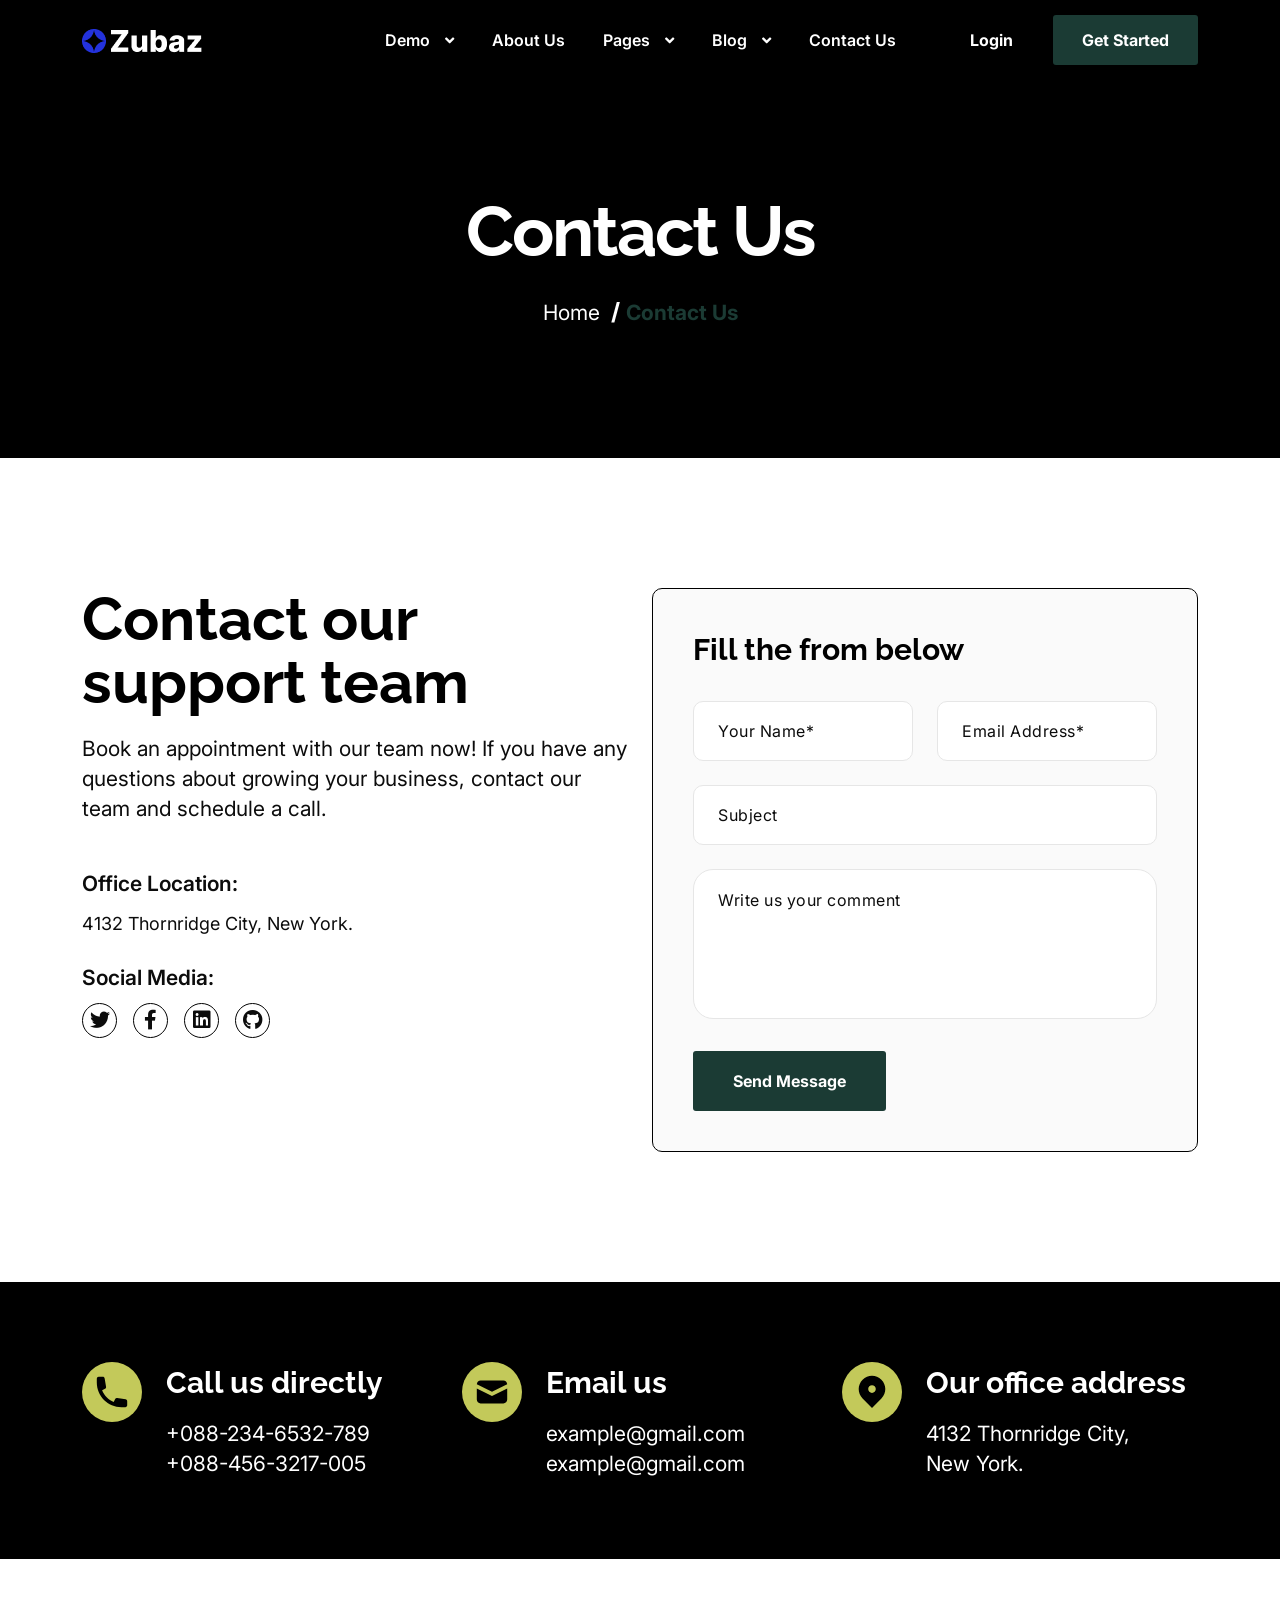
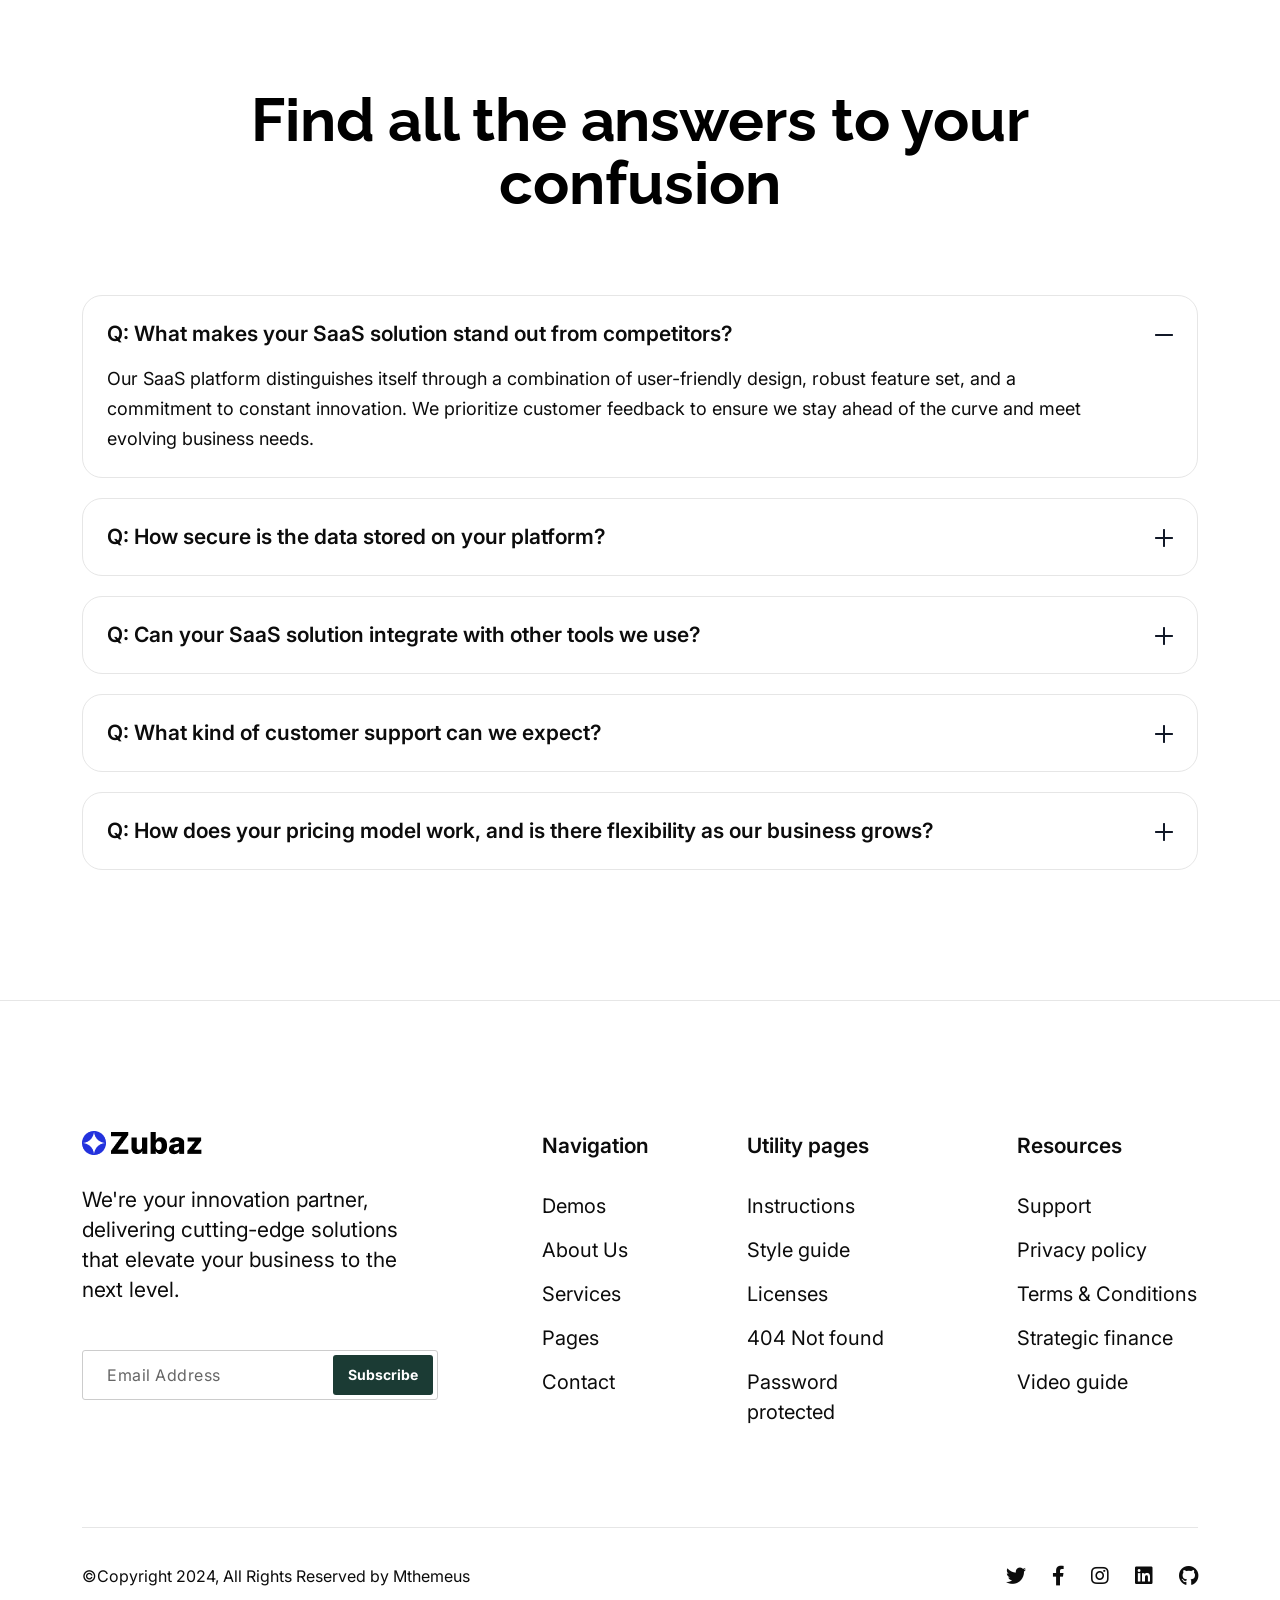
<file: contact-us.html>
<!DOCTYPE html>
<html lang="en">

<head>
  <meta charset="UTF-8">
  <meta http-equiv="X-UA-Compatible" content="IE=edge">
  <meta name="viewport" content="width=device-width, initial-scale=1.0">
  <title>Zubuz || Responsive HTML 5 Template</title>

  <link rel="shortcut icon" href="assets/images/favicon.ico" type="image/x-icon">
  <link rel="icon" href="assets/images/favicon.ico" type="image/x-icon">
  <!--- End favicon-->

  <link href="https://fonts.googleapis.com/css2?family=Inter:wght@400;600&family=Raleway:wght@600;700&display=swap" rel="stylesheet">
  <!-- End google font  -->

  <link rel="stylesheet" href="assets/css/bootstrap.min.css">
  <link rel="stylesheet" href="assets/css/magnific-popup.css">
  <link rel="stylesheet" href="assets/css/slick.css">
  <link rel="stylesheet" href="assets/css/animate.css">
  <link rel="stylesheet" href="assets/css/fontawesome.css">


  <!-- Code Editor  -->

  <link rel="stylesheet" href="assets/css/main.css">
  <link rel="stylesheet" href="assets/css/app.min.css">
</head>

<body class="light">

  <div class="zubuz-preloader-wrap">
    <div class="zubuz-preloader">
      <div></div>
      <div></div>
      <div></div>
      <div></div>
    </div>
  </div>




  <header class="site-header site-header--menu-center zubuz-header-section dark-bg white-menu" id="sticky-menu">
    <div class="container">
      <nav class="navbar site-navbar">
        <!-- Brand Logo-->
        <div class="brand-logo">
          <a href="index.html">
            <img src="assets/images/logo/logo-white.png" alt="" class="light-version-logo">
          </a>
        </div>
        <div class="menu-block-wrapper">
          <div class="menu-overlay"></div>
          <nav class="menu-block" id="append-menu-header">
            <div class="mobile-menu-head">
              <div class="go-back">
                <i class="fa fa-angle-left"></i>
              </div>
              <div class="current-menu-title"></div>
              <div class="mobile-menu-close">&times;</div>
            </div>
            <ul class="site-menu-main">
              <li class="nav-item nav-item-has-children">
                <a href="#" class="nav-link-item drop-trigger">Demo <i class="fas fa-angle-down"></i></a>
                <ul class="sub-menu" id="submenu-1">
                  <li class="sub-menu--item">
                    <a href="index.html">
                      <span class="menu-item-text">Finance App</span>
                    </a>
                  </li>
                  <li class="sub-menu--item">
                    <a href="index-02.html">
                      <span class="menu-item-text">CRM Platform</span>
                    </a>
                  </li>
                  <li class="sub-menu--item">
                    <a href="index-03.html">
                      <span class="menu-item-text">SaaS Startups</span>
                    </a>
                  </li>
                </ul>
              </li>
              <li class="nav-item">
                <a href="about-us.html" class="nav-link-item">About Us</a>
              </li>
              <li class="nav-item nav-item-has-children">
                <a href="#" class="nav-link-item drop-trigger">Pages <i class="fas fa-angle-down"></i></a>
                <ul class="sub-menu" id="submenu-2">
                  <li class="sub-menu--item">
                    <a href="about-us.html">
                      <span class="menu-item-text">About Us</span>
                    </a>
                  </li>
                  <li class="sub-menu--item">
                    <a href="pricing.html">
                      <span class="menu-item-text">Pricing</span>
                    </a>
                  </li>
                  <li class="sub-menu--item nav-item-has-children">
                    <a href="#" data-menu-get="h3" class="drop-trigger">blog <i class="fas fa-angle-down"></i></a>
                    <ul class="sub-menu shape-none" id="submenu-3">
                      <li class="sub-menu--item">
                        <a href="blog.html">
                          <span class="menu-item-text">Our Blog</span>
                        </a>
                      </li>
                      <li class="sub-menu--item">
                        <a href="blog-column-one.html">
                          <span class="menu-item-text">blog column one</span>
                        </a>
                      </li>
                      <li class="sub-menu--item">
                        <a href="blog-column-two.html">
                          <span class="menu-item-text">blog column two</span>
                        </a>
                      </li>
                      <li class="sub-menu--item">
                        <a href="single-blog.html">
                          <span class="menu-item-text">blog details</span>
                        </a>
                      </li>
                    </ul>
                  </li>
                  <li class="sub-menu--item nav-item-has-children">
                    <a href="#" data-menu-get="h3" class="drop-trigger">Service<i class="fas fa-angle-down"></i>
                    </a>
                    <ul class="sub-menu shape-none" id="submenu-4">
                      <li class="sub-menu--item">
                        <a href="service.html">
                          <span class="menu-item-text">service</span>
                        </a>
                      </li>
                      <li class="sub-menu--item">
                        <a href="single-service.html">
                          <span class="menu-item-text">service details</span>
                        </a>
                      </li>
                    </ul>
                  </li>
                  <li class="sub-menu--item nav-item-has-children">
                    <a href="#" data-menu-get="h3" class="drop-trigger">Team<i class="fas fa-angle-down"></i>
                    </a>
                    <ul class="sub-menu shape-none" id="submenu-5">
                      <li class="sub-menu--item">
                        <a href="team.html">
                          <span class="menu-item-text">team</span>
                        </a>
                      </li>
                      <li class="sub-menu--item">
                        <a href="single-team.html">
                          <span class="menu-item-text">team details</span>
                        </a>
                      </li>
                    </ul>
                  </li>
                  <li class="sub-menu--item nav-item-has-children">
                    <a href="#" data-menu-get="h3" class="drop-trigger">Career<i class="fas fa-angle-down"></i>
                    </a>
                    <ul class="sub-menu shape-none" id="submenu-6">
                      <li class="sub-menu--item">
                        <a href="career.html">
                          <span class="menu-item-text">Career</span>
                        </a>
                      </li>
                      <li class="sub-menu--item">
                        <a href="single-career.html">
                          <span class="menu-item-text">Career details</span>
                        </a>
                      </li>
                    </ul>
                  </li>
                  <li class="sub-menu--item nav-item-has-children">
                    <a href="#" data-menu-get="h3" class="drop-trigger">Portfolio<i class="fas fa-angle-down"></i>
                    </a>
                    <ul class="sub-menu shape-none" id="submenu-7">
                      <li class="sub-menu--item">
                        <a href="portfolio-grid.html">
                          <span class="menu-item-text">portfolio gird</span>
                        </a>
                      </li>
                      <li class="sub-menu--item">
                        <a href="portfolio-classic.html">
                          <span class="menu-item-text">portfolio classic</span>
                        </a>
                      </li>
                      <li class="sub-menu--item">
                        <a href="single-portfolio.html">
                          <span class="menu-item-text">Single Portfolio</span>
                        </a>
                      </li>
                    </ul>
                  </li>
                  <li class="sub-menu--item nav-item-has-children">
                    <a href="#" data-menu-get="h3" class="drop-trigger">Utility<i class="fas fa-angle-down"></i>
                    </a>
                    <ul class="sub-menu shape-none" id="submenu-8">
                      <li class="sub-menu--item">
                        <a href="faq.html">
                          <span class="menu-item-text">faq</span>
                        </a>
                      </li>
                      <li class="sub-menu--item">
                        <a href="errors-404.html">
                          <span class="menu-item-text">Error 404</span>
                        </a>
                      </li>
                      <li class="sub-menu--item">
                        <a href="integrations.html">
                          <span class="menu-item-text">integrations</span>
                        </a>
                      </li>
                      <li class="sub-menu--item">
                        <a href="testimonials.html">
                          <span class="menu-item-text">testimonials</span>
                        </a>
                      </li>
                      <li class="sub-menu--item">
                        <a href="coming-soon.html">
                          <span class="menu-item-text">Coming Soon</span>
                        </a>
                      </li>
                    </ul>
                  </li>
                  <li class="sub-menu--item nav-item-has-children">
                    <a href="#" data-menu-get="h3" class="drop-trigger">Account<i class="fas fa-angle-down"></i>
                    </a>
                    <ul class="sub-menu shape-none" id="submenu-9">
                      <li class="sub-menu--item">
                        <a href="sign-up.html">
                          <span class="menu-item-text">sign up</span>
                        </a>
                      </li>
                      <li class="sub-menu--item">
                        <a href="sign-in.html">
                          <span class="menu-item-text">sign in</span>
                        </a>
                      </li>
                      <li class="sub-menu--item">
                        <a href="reset-password.html">
                          <span class="menu-item-text">reset password</span>
                        </a>
                      </li>
                    </ul>
                  </li>
                </ul>
              </li>
              <li class="nav-item nav-item-has-children">
                <a href="#" class="nav-link-item drop-trigger">Blog <i class="fas fa-angle-down"></i></a>
                <ul class="sub-menu" id="submenu-10">
                  <li class="sub-menu--item">
                    <a href="blog.html">
                      <span class="menu-item-text">Our Blog</span>
                    </a>
                  </li>
                  <li class="sub-menu--item">
                    <a href="blog-column-one.html">
                      <span class="menu-item-text">blog column one</span>
                    </a>
                  </li>
                  <li class="sub-menu--item">
                    <a href="blog-column-two.html">
                      <span class="menu-item-text">blog column two</span>
                    </a>
                  </li>
                  <li class="sub-menu--item">
                    <a href="single-blog.html">
                      <span class="menu-item-text">blog details</span>
                    </a>
                  </li>
                </ul>
              </li>
              <li class="nav-item">
                <a href="contact-us.html" class="nav-link-item">Contact Us</a>
              </li>
            </ul>
          </nav>
        </div>

        <div class="header-btn header-btn-l1 ms-auto d-none d-xs-inline-flex">
          <div class="zubuz-header-btn-wrap">
            <a class="zubuz-login-btn" href="sign-up.html">Login</a>
          </div>
          <a class="zubuz-default-btn zubuz-header-btn" href="contact-us.html">
            <span>Get Started</span>
          </a>
        </div>
        <!-- mobile menu trigger -->
        <div class="mobile-menu-trigger light">
          <span></span>
        </div>
        <!--/.Mobile Menu Hamburger Ends-->
      </nav>
    </div>
  </header>
  <!--End landex-header-section -->

  <div class="zubuz-breadcrumb">
    <div class="container">
      <h1 class="post__title">Contact Us</h1>
      <nav class="breadcrumbs">
        <ul>
          <li><a href="index.html">Home</a></li>
          <li aria-current="page"> Contact Us</li>
        </ul>
      </nav>

    </div>
  </div>
  <!-- End breadcrumb -->

  <div class="section zubuz-section-padding2">
    <div class="container">
      <div class="row">
        <div class="col-lg-6">
          <div class="zubuz-default-content m-right">
            <h2>Contact our support team</h2>
            <p>Book an appointment with our team now! If you have any questions about growing your business, contact our team and schedule a call.</p>
            <div class="zubuz-extara-mt">
              <div class="zubuz-iconbox-wrap-left d-block">
                <div class="zubuz-iconbox-data data-small">
                  <span>Office Location:</span>
                  <p>4132 Thornridge City, New York.</p>
                </div>
              </div>
              <div class="zubuz-iconbox-wrap-left d-block">
                <div class="zubuz-iconbox-data data-small">
                  <span>Social Media:</span>
                  <div class="zubuz-social-icon social-box">
                    <ul>
                      <li>
                        <a href="https://twitter.com/" target="_blank">
                          <i class="fab fa-twitter"></i>
                        </a>
                      </li>
                      <li>
                        <a href="https://facebook.com/" target="_blank">
                          <i class="fab fa-facebook-f"></i>
                        </a>
                      </li>
                      <li>
                        <a href="https://www.linkedin.com/" target="_blank">
                          <i class="fab fa-linkedin"></i>
                        </a>
                      </li>
                      <li>
                        <a href="https://github.com/" target="_blank">
                          <i class="fab fa-github"></i>
                        </a>
                      </li>
                    </ul>
                  </div>
                </div>
              </div>
            </div>
          </div>
        </div>
        <div class="col-lg-6">
          <div class="zubuz-form-wrap">
            <h3>Fill the from below</h3>
            <form action="#">
              <div class="row">
                <div class="col-lg-6">
                  <div class="zubuz-main-form">
                    <input type="text" placeholder="Your Name*">
                  </div>
                </div>
                <div class="col-lg-6">
                  <div class="zubuz-main-form">
                    <input type="email" placeholder="Email Address*">
                  </div>
                </div>
              </div>
              <div class="zubuz-main-form">
                <input type="text" placeholder="Subject">
              </div>
              <div class="zubuz-main-form">
                <textarea name="textarea" placeholder="Write us your comment"></textarea>
              </div>
              <button id="zubuz-submit-btn" type="button"><span>Send Message</span></button>
            </form>
          </div>
        </div>
      </div>
    </div>
  </div>
  <!-- end section -->

  <div class="section dark-bg zubuz-section-padding6">
    <div class="container">
      <div class="row">
        <div class="col-lg-4 col-md-6">
          <a href="tel:123">
            <div class="zubuz-iconbox-wrap-left text-center-lg rt-mb-24">
              <div class="zubuz-iconbox-icon">
                <img src="assets/images/icon/call2.svg" alt="">
              </div>
              <div class="zubuz-iconbox-data light">
                <h3>Call us directly</h3>
                <p>+088-234-6532-789<br>
                +088-456-3217-005</p>
              </div>
            </div>
          </a>
        </div>
        <div class="col-lg-4 col-md-6">
          <a href="mailto:name@email.com">
            <div class="zubuz-iconbox-wrap-left text-center-lg rt-mb-24">
              <div class="zubuz-iconbox-icon">
                <img src="assets/images/icon/email3.svg" alt="">
              </div>
              <div class="zubuz-iconbox-data light">
                <h3>Email us</h3>
                <p>example@gmail.com<br>
                example@gmail.com</p>
              </div>
            </div>
          </a>
        </div>
        <div class="col-lg-4 col-md-6">
          <div class="zubuz-iconbox-wrap-left text-center-lg rt-mb-24">
            <div class="zubuz-iconbox-icon">
              <img src="assets/images/icon/map2.svg" alt="">
            </div>
            <div class="zubuz-iconbox-data light">
              <h3>Our office address</h3>
              <p>4132 Thornridge City,<br> New York.</p>
            </div>
          </div>
        </div>
      </div>
    </div>
  </div>
  <!-- End section -->

  <div class="section zubuz-section-padding2">
    <div class="container">
      <div class="zubuz-section-title center">
        <h2>Find all the answers to your confusion</h2>
      </div>
      <div class="zubuz-accordion-wrap zubuz-accordion-wrap2" id="zubuz-accordion">
        <div class="zubuz-accordion-item open">
          <div class="zubuz-accordion-header">
            <p>Q: What makes your SaaS solution stand out from competitors?</p>
            <div class="zubuz-active-icon">
              <img src="assets/images/v3/plus.png" alt="">
            </div>
            <div class="zubuz-inactive-icon">
              <img src="assets/images/v3/minus.png" alt="">
            </div>
          </div>
          <div class="zubuz-accordion-body">
            <p> Our SaaS platform distinguishes itself through a combination of user-friendly design, robust feature set, and a commitment to constant innovation. We prioritize customer feedback to ensure we stay ahead of the curve and meet evolving business needs.</p>
          </div>
        </div>
        <div class="zubuz-accordion-item">
          <div class="zubuz-accordion-header">
            <p>Q: How secure is the data stored on your platform?</p>
            <div class="zubuz-active-icon">
              <img src="assets/images/v3/plus.png" alt="">
            </div>
            <div class="zubuz-inactive-icon">
              <img src="assets/images/v3/minus.png" alt="">
            </div>
          </div>
          <div class="zubuz-accordion-body">
            <p>Security is our top priority. We employ state-of-the-art encryption, regular security audits, and compliance with industry standards to safeguard your data. Our commitment is to provide a secure environment for your valuable information.</p>
          </div>
        </div>
        <div class="zubuz-accordion-item">
          <div class="zubuz-accordion-header">
            <p>Q: Can your SaaS solution integrate with other tools we use?</p>
            <div class="zubuz-active-icon">
              <img src="assets/images/v3/plus.png" alt="">
            </div>
            <div class="zubuz-inactive-icon">
              <img src="assets/images/v3/minus.png" alt="">
            </div>
          </div>
          <div class="zubuz-accordion-body">
            <p>Absolutely. We understand the importance of seamless integration. Our SaaS solution is designed to work harmoniously with a variety of popular tools and platforms, ensuring a smooth workflow and reducing any disruptions to your current processes.</p>
          </div>
        </div>
        <div class="zubuz-accordion-item">
          <div class="zubuz-accordion-header">
            <p>Q: What kind of customer support can we expect?</p>
            <div class="zubuz-active-icon">
              <img src="assets/images/v3/plus.png" alt="">
            </div>
            <div class="zubuz-inactive-icon">
              <img src="assets/images/v3/minus.png" alt="">
            </div>
          </div>
          <div class="zubuz-accordion-body">
            <p>Our customer support team is dedicated to your success. You can expect prompt responses, helpful resources, and, if needed, personalized assistance. We believe in building long-lasting relationships with our users, and exceptional support.</p>
          </div>
        </div>
        <div class="zubuz-accordion-item">
          <div class="zubuz-accordion-header">
            <p>Q: How does your pricing model work, and is there flexibility as our business grows?</p>
            <div class="zubuz-active-icon plus">
              <img src="assets/images/v3/plus.png" alt="">
            </div>
            <div class="zubuz-inactive-icon">
              <img src="assets/images/v3/minus.png" alt="">
            </div>
          </div>
          <div class="zubuz-accordion-body">
            <p>We offer a range of flexible pricing plans to accommodate businesses of all sizes. Whether you're a startup or an enterprise, our pricing scales with your needs. You can choose from monthly or annual billing.</p>
          </div>
        </div>
      </div>
    </div>
  </div>
  <!-- End Section -->





  <footer class="zubuz-footer-section main-footer">
    <div class="container">
      <div class="zubuz-footer-top">
        <div class="row">
          <div class="col-xl-4 col-lg-12">
            <div class="zubuz-footer-textarea">
              <a href="">
                <img src="assets/images/logo/logo-dark.png" alt="">
              </a>
              <p>We're your innovation partner, delivering cutting-edge solutions that elevate your business to the next level.</p>
              <div class="zubuz-subscribe-one">
                <form action="#">
                  <input type="email" placeholder="Email Address">
                  <button class="zubuz-default-btn zubuz-subscription-btn one" id="zubuz-subscription-btn" type="submit">
                    <span>Subscribe</span>
                  </button>
                </form>
              </div>
            </div>
          </div>
          <div class="col-xl-3 col-md-4">
            <div class="zubuz-footer-menu extar-margin">
              <div class="zubuz-footer-title">
                <p>Navigation</p>
              </div>
              <ul>
                <li><a href="">Demos</a></li>
                <li><a href="">About Us</a></li>
                <li><a href="">Services</a></li>
                <li><a href="">Pages</a></li>
                <li><a href="">Contact</a></li>
              </ul>
            </div>
          </div>
          <div class="col-xl-2 col-md-4">
            <div class="zubuz-footer-menu">
              <div class="zubuz-footer-title">
                <p>Utility pages</p>
              </div>
              <ul>
                <li><a href="">Instructions</a></li>
                <li><a href="">Style guide</a></li>
                <li><a href="">Licenses</a></li>
                <li><a href="">404 Not found</a></li>
                <li><a href="">Password protected</a></li>
              </ul>
            </div>
          </div>
          <div class="col-xl-3 col-md-4">
            <div class="zubuz-footer-menu extar-margin">
              <div class="zubuz-footer-title">
                <p>Resources</p>
              </div>
              <ul>
                <li><a href="">Support</a></li>
                <li><a href="">Privacy policy</a></li>
                <li><a href="">Terms & Conditions</a></li>
                <li><a href="">Strategic finance</a></li>
                <li><a href="">Video guide</a></li>
              </ul>
            </div>
          </div>
        </div>
      </div>
      <div class="zubuz-footer-bottom">
        <div class="zubuz-social-icon order-md-2">
          <ul>
            <li>
              <a href="https://twitter.com/" target="_blank">
                <i class="fab fa-twitter"></i>
              </a>
            </li>
            <li>
              <a href="https://facebook.com/" target="_blank">
                <i class="fab fa-facebook-f"></i>
              </a>
            </li>
            <li>
              <a href="https://www.instagram.com/" target="_blank">
                <i class="fab fa-instagram"></i>
              </a>
            </li>
            <li>
              <a href="https://www.linkedin.com/" target="_blank">
                <i class="fab fa-linkedin"></i>
              </a>
            </li>
            <li>
              <a href="https://github.com/" target="_blank">
                <i class="fab fa-github"></i>
              </a>
            </li>
          </ul>
        </div>
        <div class="zubuz-copywright">
          <p> &copy;Copyright 2024, All Rights Reserved by Mthemeus</p>
        </div>
      </div>

    </div>
  </footer>





  <!-- scripts -->
  <script src="assets/js/jquery-3.6.0.min.js"></script>
  <script src="assets/js/bootstrap.bundle.min.js"></script>
  <script src="assets/js/menu/menu.js"></script>
  <script src="assets/js/isotope.pkgd.min.js"></script>
  <script src="assets/js/jquery.magnific-popup.min.js"></script>
  <script src="assets/js/slick.js"></script>
  <script src="assets/js/countdown.js"></script>
  <script src="assets/js/wow.min.js"></script>
  <script src="assets/js/faq.js"></script>

  <script src="assets/js/app.js"></script>


</body>
</html>
</file>
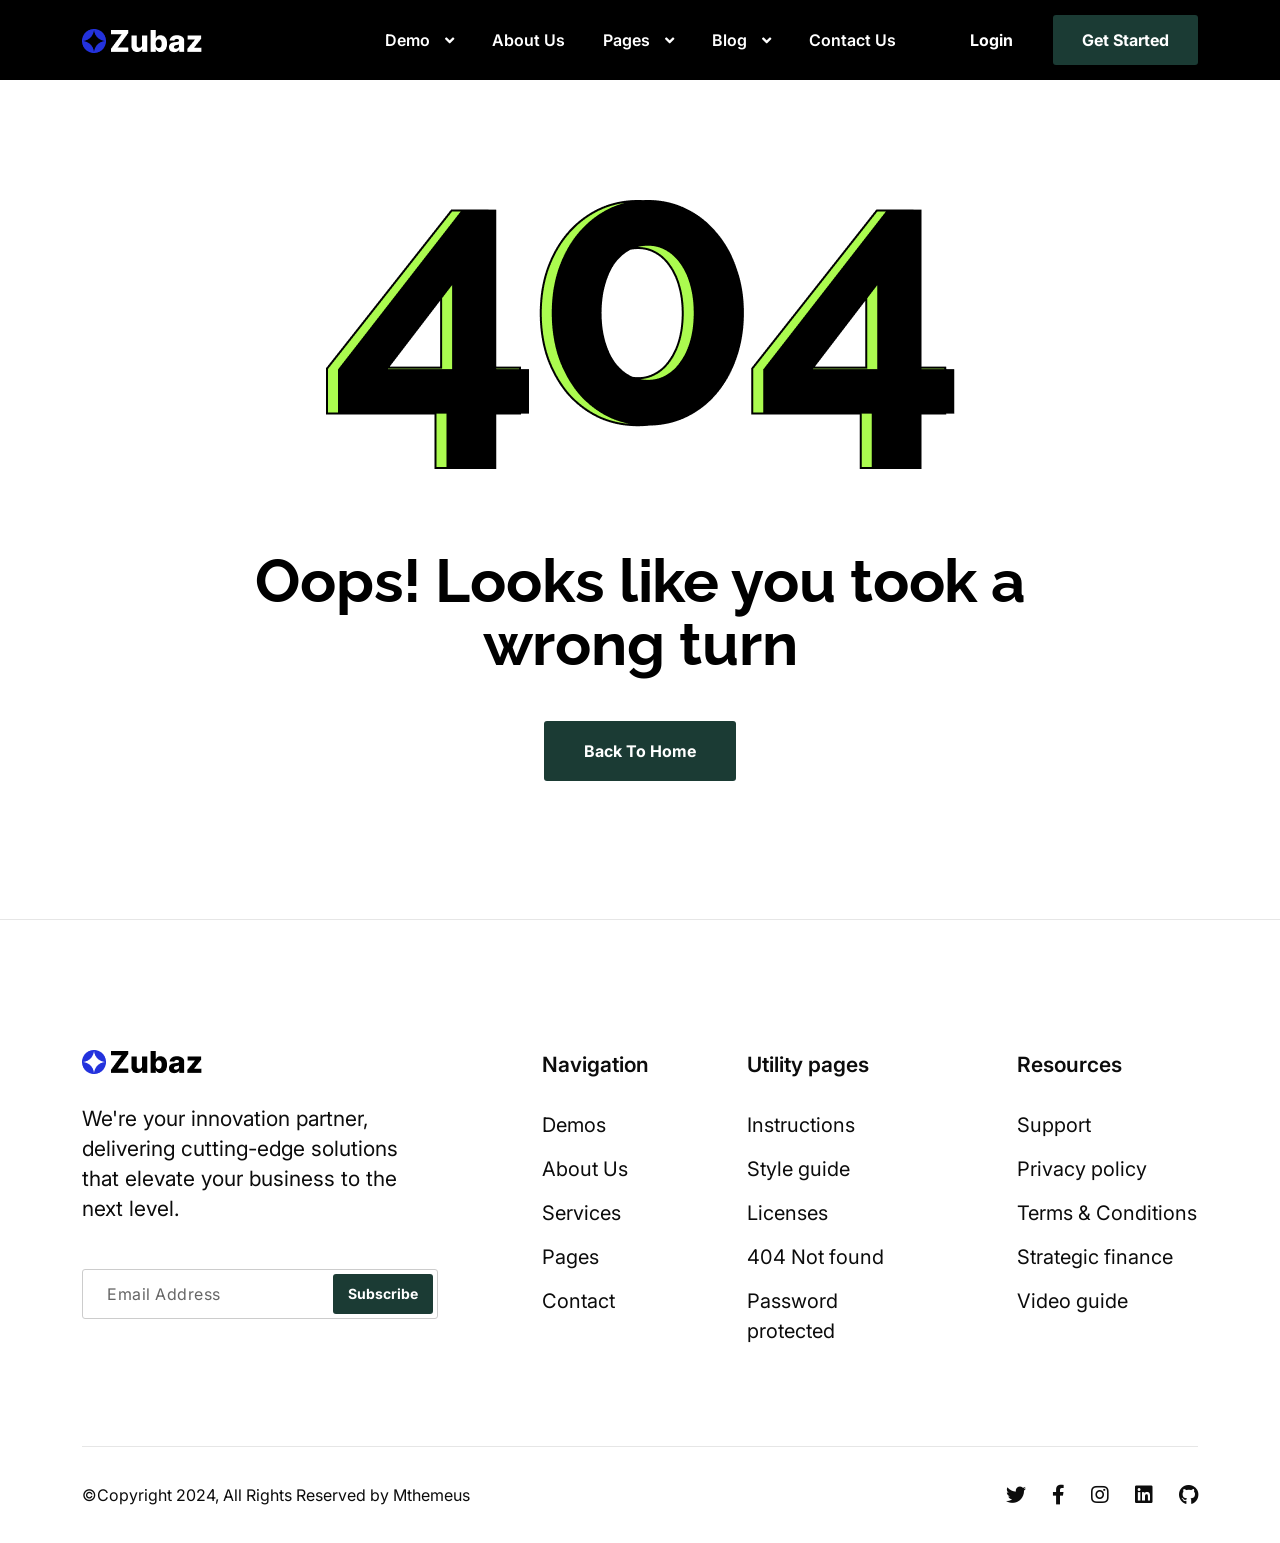
<file: errors-404.html>
<!DOCTYPE html>
<html lang="en">

<head>
  <meta charset="UTF-8">
  <meta http-equiv="X-UA-Compatible" content="IE=edge">
  <meta name="viewport" content="width=device-width, initial-scale=1.0">
  <title>Zubuz || Responsive HTML 5 Template</title>

  <link rel="shortcut icon" href="assets/images/favicon.ico" type="image/x-icon">
  <link rel="icon" href="assets/images/favicon.ico" type="image/x-icon">
  <!--- End favicon-->

  <link href="https://fonts.googleapis.com/css2?family=Inter:wght@400;600&family=Raleway:wght@600;700&display=swap" rel="stylesheet">
  <!-- End google font  -->

  <link rel="stylesheet" href="assets/css/bootstrap.min.css">
  <link rel="stylesheet" href="assets/css/magnific-popup.css">
  <link rel="stylesheet" href="assets/css/slick.css">
  <link rel="stylesheet" href="assets/css/animate.css">
  <link rel="stylesheet" href="assets/css/fontawesome.css">


  <!-- Code Editor  -->

  <link rel="stylesheet" href="assets/css/main.css">
  <link rel="stylesheet" href="assets/css/app.min.css">
</head>

<body class="light">

  <div class="zubuz-preloader-wrap">
    <div class="zubuz-preloader">
      <div></div>
      <div></div>
      <div></div>
      <div></div>
    </div>
  </div>




  <header class="site-header site-header--menu-center zubuz-header-section dark-bg white-menu" id="sticky-menu">
    <div class="container">
      <nav class="navbar site-navbar">
        <!-- Brand Logo-->
        <div class="brand-logo">
          <a href="index.html">
            <img src="assets/images/logo/logo-white.png" alt="" class="light-version-logo">
          </a>
        </div>
        <div class="menu-block-wrapper">
          <div class="menu-overlay"></div>
          <nav class="menu-block" id="append-menu-header">
            <div class="mobile-menu-head">
              <div class="go-back">
                <i class="fa fa-angle-left"></i>
              </div>
              <div class="current-menu-title"></div>
              <div class="mobile-menu-close">&times;</div>
            </div>
            <ul class="site-menu-main">
              <li class="nav-item nav-item-has-children">
                <a href="#" class="nav-link-item drop-trigger">Demo <i class="fas fa-angle-down"></i></a>
                <ul class="sub-menu" id="submenu-1">
                  <li class="sub-menu--item">
                    <a href="index.html">
                      <span class="menu-item-text">Finance App</span>
                    </a>
                  </li>
                  <li class="sub-menu--item">
                    <a href="index-02.html">
                      <span class="menu-item-text">CRM Platform</span>
                    </a>
                  </li>
                  <li class="sub-menu--item">
                    <a href="index-03.html">
                      <span class="menu-item-text">SaaS Startups</span>
                    </a>
                  </li>
                </ul>
              </li>
              <li class="nav-item">
                <a href="about-us.html" class="nav-link-item">About Us</a>
              </li>
              <li class="nav-item nav-item-has-children">
                <a href="#" class="nav-link-item drop-trigger">Pages <i class="fas fa-angle-down"></i></a>
                <ul class="sub-menu" id="submenu-2">
                  <li class="sub-menu--item">
                    <a href="about-us.html">
                      <span class="menu-item-text">About Us</span>
                    </a>
                  </li>
                  <li class="sub-menu--item">
                    <a href="pricing.html">
                      <span class="menu-item-text">Pricing</span>
                    </a>
                  </li>
                  <li class="sub-menu--item nav-item-has-children">
                    <a href="#" data-menu-get="h3" class="drop-trigger">blog <i class="fas fa-angle-down"></i></a>
                    <ul class="sub-menu shape-none" id="submenu-3">
                      <li class="sub-menu--item">
                        <a href="blog.html">
                          <span class="menu-item-text">Our Blog</span>
                        </a>
                      </li>
                      <li class="sub-menu--item">
                        <a href="blog-column-one.html">
                          <span class="menu-item-text">blog column one</span>
                        </a>
                      </li>
                      <li class="sub-menu--item">
                        <a href="blog-column-two.html">
                          <span class="menu-item-text">blog column two</span>
                        </a>
                      </li>
                      <li class="sub-menu--item">
                        <a href="single-blog.html">
                          <span class="menu-item-text">blog details</span>
                        </a>
                      </li>
                    </ul>
                  </li>
                  <li class="sub-menu--item nav-item-has-children">
                    <a href="#" data-menu-get="h3" class="drop-trigger">Service<i class="fas fa-angle-down"></i>
                    </a>
                    <ul class="sub-menu shape-none" id="submenu-4">
                      <li class="sub-menu--item">
                        <a href="service.html">
                          <span class="menu-item-text">service</span>
                        </a>
                      </li>
                      <li class="sub-menu--item">
                        <a href="single-service.html">
                          <span class="menu-item-text">service details</span>
                        </a>
                      </li>
                    </ul>
                  </li>
                  <li class="sub-menu--item nav-item-has-children">
                    <a href="#" data-menu-get="h3" class="drop-trigger">Team<i class="fas fa-angle-down"></i>
                    </a>
                    <ul class="sub-menu shape-none" id="submenu-5">
                      <li class="sub-menu--item">
                        <a href="team.html">
                          <span class="menu-item-text">team</span>
                        </a>
                      </li>
                      <li class="sub-menu--item">
                        <a href="single-team.html">
                          <span class="menu-item-text">team details</span>
                        </a>
                      </li>
                    </ul>
                  </li>
                  <li class="sub-menu--item nav-item-has-children">
                    <a href="#" data-menu-get="h3" class="drop-trigger">Career<i class="fas fa-angle-down"></i>
                    </a>
                    <ul class="sub-menu shape-none" id="submenu-6">
                      <li class="sub-menu--item">
                        <a href="career.html">
                          <span class="menu-item-text">Career</span>
                        </a>
                      </li>
                      <li class="sub-menu--item">
                        <a href="single-career.html">
                          <span class="menu-item-text">Career details</span>
                        </a>
                      </li>
                    </ul>
                  </li>
                  <li class="sub-menu--item nav-item-has-children">
                    <a href="#" data-menu-get="h3" class="drop-trigger">Portfolio<i class="fas fa-angle-down"></i>
                    </a>
                    <ul class="sub-menu shape-none" id="submenu-7">
                      <li class="sub-menu--item">
                        <a href="portfolio-grid.html">
                          <span class="menu-item-text">portfolio gird</span>
                        </a>
                      </li>
                      <li class="sub-menu--item">
                        <a href="portfolio-classic.html">
                          <span class="menu-item-text">portfolio classic</span>
                        </a>
                      </li>
                      <li class="sub-menu--item">
                        <a href="single-portfolio.html">
                          <span class="menu-item-text">Single Portfolio</span>
                        </a>
                      </li>
                    </ul>
                  </li>
                  <li class="sub-menu--item nav-item-has-children">
                    <a href="#" data-menu-get="h3" class="drop-trigger">Utility<i class="fas fa-angle-down"></i>
                    </a>
                    <ul class="sub-menu shape-none" id="submenu-8">
                      <li class="sub-menu--item">
                        <a href="faq.html">
                          <span class="menu-item-text">faq</span>
                        </a>
                      </li>
                      <li class="sub-menu--item">
                        <a href="errors-404.html">
                          <span class="menu-item-text">Error 404</span>
                        </a>
                      </li>
                      <li class="sub-menu--item">
                        <a href="integrations.html">
                          <span class="menu-item-text">integrations</span>
                        </a>
                      </li>
                      <li class="sub-menu--item">
                        <a href="testimonials.html">
                          <span class="menu-item-text">testimonials</span>
                        </a>
                      </li>
                      <li class="sub-menu--item">
                        <a href="coming-soon.html">
                          <span class="menu-item-text">Coming Soon</span>
                        </a>
                      </li>
                    </ul>
                  </li>
                  <li class="sub-menu--item nav-item-has-children">
                    <a href="#" data-menu-get="h3" class="drop-trigger">Account<i class="fas fa-angle-down"></i>
                    </a>
                    <ul class="sub-menu shape-none" id="submenu-9">
                      <li class="sub-menu--item">
                        <a href="sign-up.html">
                          <span class="menu-item-text">sign up</span>
                        </a>
                      </li>
                      <li class="sub-menu--item">
                        <a href="sign-in.html">
                          <span class="menu-item-text">sign in</span>
                        </a>
                      </li>
                      <li class="sub-menu--item">
                        <a href="reset-password.html">
                          <span class="menu-item-text">reset password</span>
                        </a>
                      </li>
                    </ul>
                  </li>
                </ul>
              </li>
              <li class="nav-item nav-item-has-children">
                <a href="#" class="nav-link-item drop-trigger">Blog <i class="fas fa-angle-down"></i></a>
                <ul class="sub-menu" id="submenu-10">
                  <li class="sub-menu--item">
                    <a href="blog.html">
                      <span class="menu-item-text">Our Blog</span>
                    </a>
                  </li>
                  <li class="sub-menu--item">
                    <a href="blog-column-one.html">
                      <span class="menu-item-text">blog column one</span>
                    </a>
                  </li>
                  <li class="sub-menu--item">
                    <a href="blog-column-two.html">
                      <span class="menu-item-text">blog column two</span>
                    </a>
                  </li>
                  <li class="sub-menu--item">
                    <a href="single-blog.html">
                      <span class="menu-item-text">blog details</span>
                    </a>
                  </li>
                </ul>
              </li>
              <li class="nav-item">
                <a href="contact-us.html" class="nav-link-item">Contact Us</a>
              </li>
            </ul>
          </nav>
        </div>

        <div class="header-btn header-btn-l1 ms-auto d-none d-xs-inline-flex">
          <div class="zubuz-header-btn-wrap">
            <a class="zubuz-login-btn" href="sign-up.html">Login</a>
          </div>
          <a class="zubuz-default-btn zubuz-header-btn" href="contact-us.html">
            <span>Get Started</span>
          </a>
        </div>
        <!-- mobile menu trigger -->
        <div class="mobile-menu-trigger light">
          <span></span>
        </div>
        <!--/.Mobile Menu Hamburger Ends-->
      </nav>
    </div>
  </header>
  <!--End landex-header-section -->

  <div class="section zubuz-extra-section">
    <div class="container">
      <div class="zubuz-errors-wrap">
        <div class="zubuz-errors-thumb">
          <img src="assets/images/about/404.png" alt="">
        </div>
        <h2>Oops! Looks like you took a wrong turn</h2>
        <div class="zubuz-extara-mt">
          <a class="zubuz-default-btn" href="index.html"><span>Back To Home</span></a>
        </div>
      </div>
    </div>
  </div>
  <!-- End section -->





  <footer class="zubuz-footer-section main-footer">
    <div class="container">
      <div class="zubuz-footer-top">
        <div class="row">
          <div class="col-xl-4 col-lg-12">
            <div class="zubuz-footer-textarea">
              <a href="">
                <img src="assets/images/logo/logo-dark.png" alt="">
              </a>
              <p>We're your innovation partner, delivering cutting-edge solutions that elevate your business to the next level.</p>
              <div class="zubuz-subscribe-one">
                <form action="#">
                  <input type="email" placeholder="Email Address">
                  <button class="zubuz-default-btn zubuz-subscription-btn one" id="zubuz-subscription-btn" type="submit">
                    <span>Subscribe</span>
                  </button>
                </form>
              </div>
            </div>
          </div>
          <div class="col-xl-3 col-md-4">
            <div class="zubuz-footer-menu extar-margin">
              <div class="zubuz-footer-title">
                <p>Navigation</p>
              </div>
              <ul>
                <li><a href="">Demos</a></li>
                <li><a href="">About Us</a></li>
                <li><a href="">Services</a></li>
                <li><a href="">Pages</a></li>
                <li><a href="">Contact</a></li>
              </ul>
            </div>
          </div>
          <div class="col-xl-2 col-md-4">
            <div class="zubuz-footer-menu">
              <div class="zubuz-footer-title">
                <p>Utility pages</p>
              </div>
              <ul>
                <li><a href="">Instructions</a></li>
                <li><a href="">Style guide</a></li>
                <li><a href="">Licenses</a></li>
                <li><a href="">404 Not found</a></li>
                <li><a href="">Password protected</a></li>
              </ul>
            </div>
          </div>
          <div class="col-xl-3 col-md-4">
            <div class="zubuz-footer-menu extar-margin">
              <div class="zubuz-footer-title">
                <p>Resources</p>
              </div>
              <ul>
                <li><a href="">Support</a></li>
                <li><a href="">Privacy policy</a></li>
                <li><a href="">Terms & Conditions</a></li>
                <li><a href="">Strategic finance</a></li>
                <li><a href="">Video guide</a></li>
              </ul>
            </div>
          </div>
        </div>
      </div>
      <div class="zubuz-footer-bottom">
        <div class="zubuz-social-icon order-md-2">
          <ul>
            <li>
              <a href="https://twitter.com/" target="_blank">
                <i class="fab fa-twitter"></i>
              </a>
            </li>
            <li>
              <a href="https://facebook.com/" target="_blank">
                <i class="fab fa-facebook-f"></i>
              </a>
            </li>
            <li>
              <a href="https://www.instagram.com/" target="_blank">
                <i class="fab fa-instagram"></i>
              </a>
            </li>
            <li>
              <a href="https://www.linkedin.com/" target="_blank">
                <i class="fab fa-linkedin"></i>
              </a>
            </li>
            <li>
              <a href="https://github.com/" target="_blank">
                <i class="fab fa-github"></i>
              </a>
            </li>
          </ul>
        </div>
        <div class="zubuz-copywright">
          <p> &copy;Copyright 2024, All Rights Reserved by Mthemeus</p>
        </div>
      </div>

    </div>
  </footer>





  <!-- scripts -->
  <script src="assets/js/jquery-3.6.0.min.js"></script>
  <script src="assets/js/bootstrap.bundle.min.js"></script>
  <script src="assets/js/menu/menu.js"></script>
  <script src="assets/js/isotope.pkgd.min.js"></script>
  <script src="assets/js/jquery.magnific-popup.min.js"></script>
  <script src="assets/js/slick.js"></script>
  <script src="assets/js/countdown.js"></script>
  <script src="assets/js/wow.min.js"></script>
  <script src="assets/js/faq.js"></script>

  <script src="assets/js/app.js"></script>


</body>
</html>
</file>
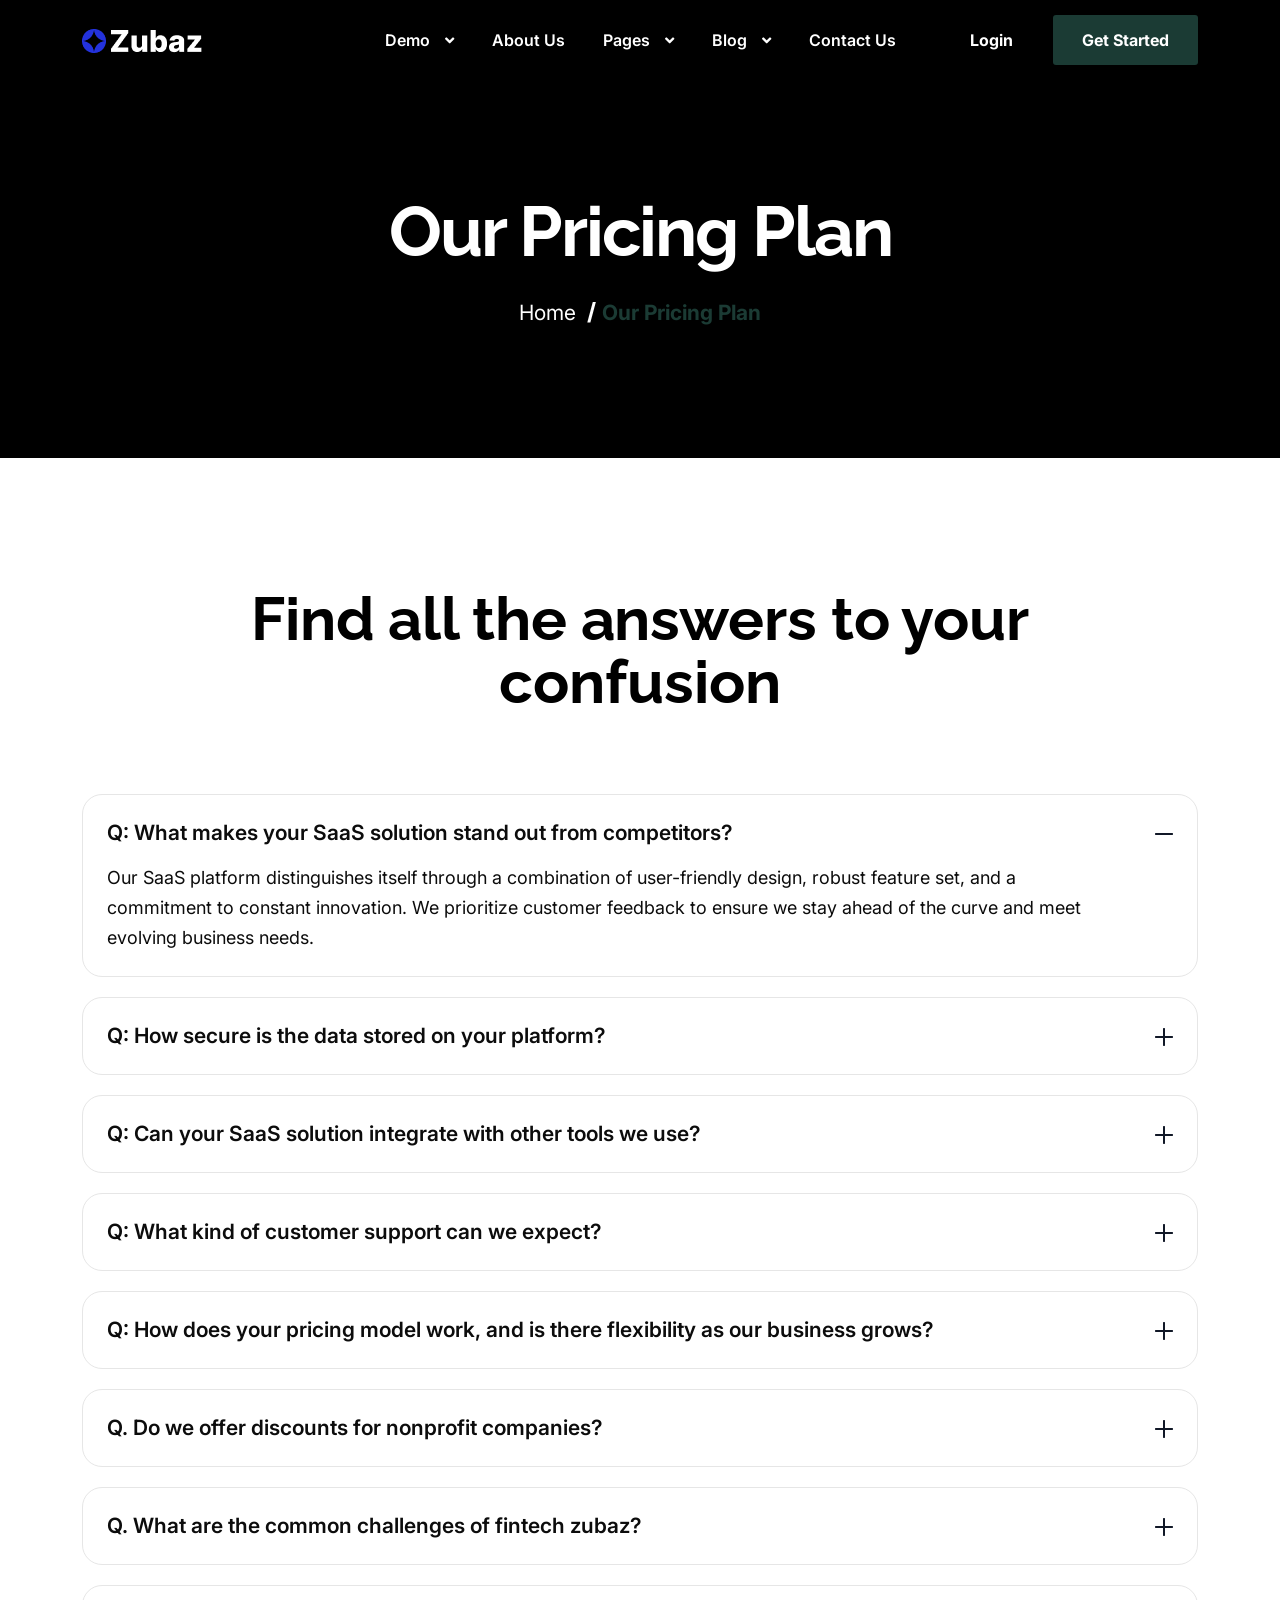
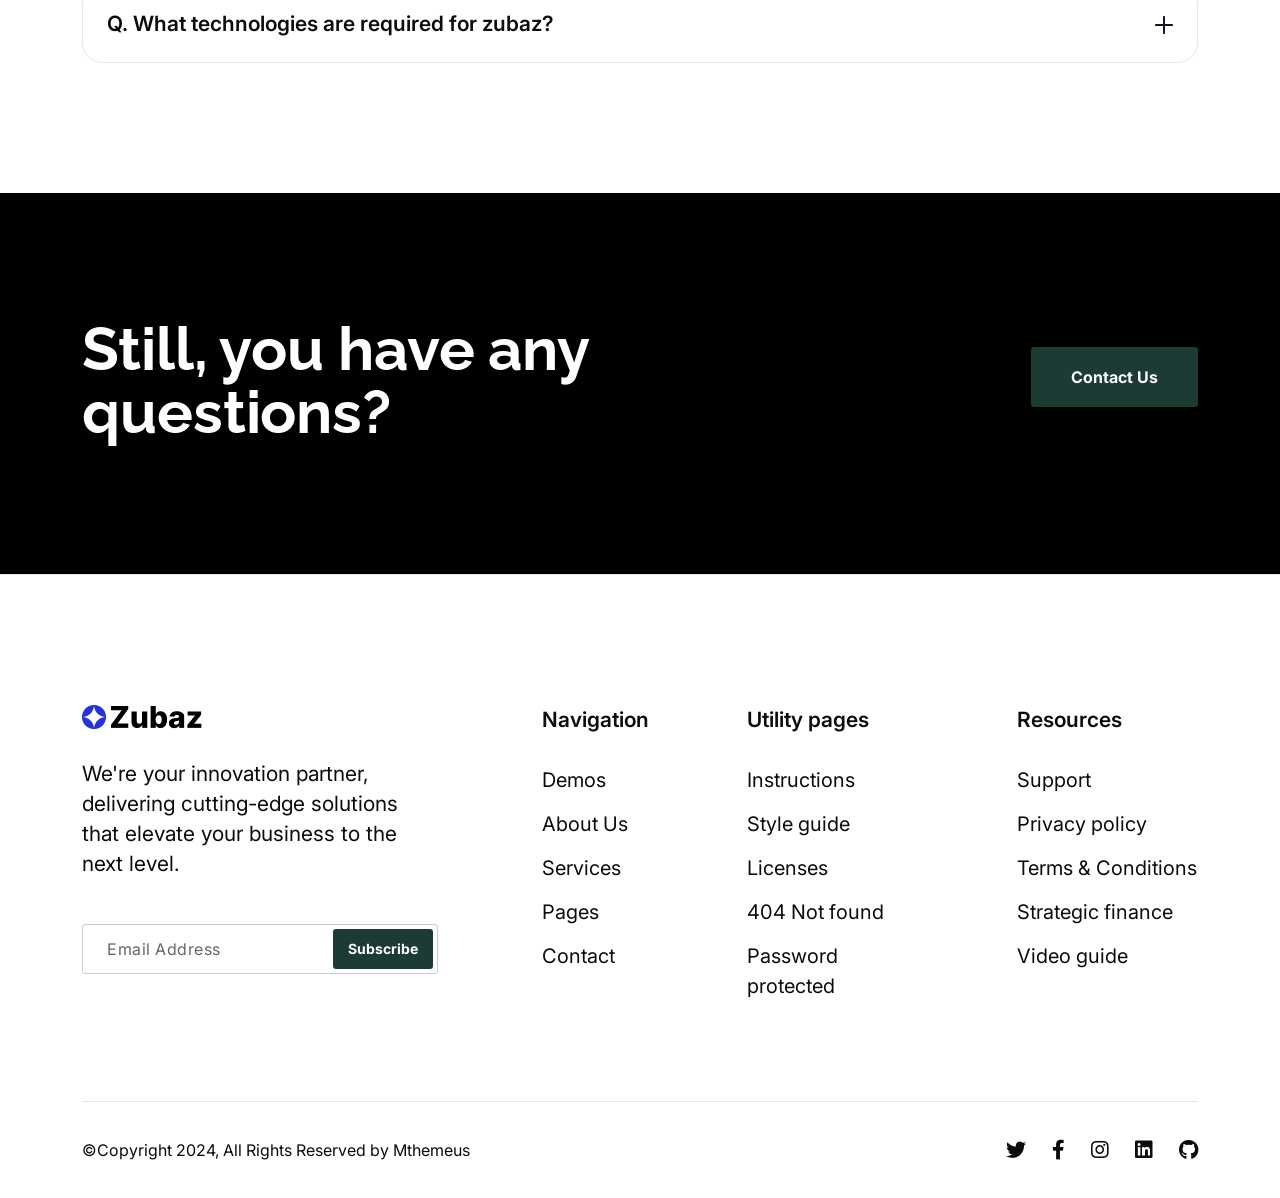
<file: faq.html>
<!DOCTYPE html>
<html lang="en">

<head>
  <meta charset="UTF-8">
  <meta http-equiv="X-UA-Compatible" content="IE=edge">
  <meta name="viewport" content="width=device-width, initial-scale=1.0">
  <title>Zubuz || Responsive HTML 5 Template</title>

  <link rel="shortcut icon" href="assets/images/favicon.ico" type="image/x-icon">
  <link rel="icon" href="assets/images/favicon.ico" type="image/x-icon">
  <!--- End favicon-->

  <link href="https://fonts.googleapis.com/css2?family=Inter:wght@400;600&family=Raleway:wght@600;700&display=swap" rel="stylesheet">
  <!-- End google font  -->

  <link rel="stylesheet" href="assets/css/bootstrap.min.css">
  <link rel="stylesheet" href="assets/css/magnific-popup.css">
  <link rel="stylesheet" href="assets/css/slick.css">
  <link rel="stylesheet" href="assets/css/animate.css">
  <link rel="stylesheet" href="assets/css/fontawesome.css">


  <!-- Code Editor  -->

  <link rel="stylesheet" href="assets/css/main.css">
  <link rel="stylesheet" href="assets/css/app.min.css">
</head>

<body class="light">

  <div class="zubuz-preloader-wrap">
    <div class="zubuz-preloader">
      <div></div>
      <div></div>
      <div></div>
      <div></div>
    </div>
  </div>




  <header class="site-header site-header--menu-center zubuz-header-section dark-bg white-menu" id="sticky-menu">
    <div class="container">
      <nav class="navbar site-navbar">
        <!-- Brand Logo-->
        <div class="brand-logo">
          <a href="index.html">
            <img src="assets/images/logo/logo-white.png" alt="" class="light-version-logo">
          </a>
        </div>
        <div class="menu-block-wrapper">
          <div class="menu-overlay"></div>
          <nav class="menu-block" id="append-menu-header">
            <div class="mobile-menu-head">
              <div class="go-back">
                <i class="fa fa-angle-left"></i>
              </div>
              <div class="current-menu-title"></div>
              <div class="mobile-menu-close">&times;</div>
            </div>
            <ul class="site-menu-main">
              <li class="nav-item nav-item-has-children">
                <a href="#" class="nav-link-item drop-trigger">Demo <i class="fas fa-angle-down"></i></a>
                <ul class="sub-menu" id="submenu-1">
                  <li class="sub-menu--item">
                    <a href="index.html">
                      <span class="menu-item-text">Finance App</span>
                    </a>
                  </li>
                  <li class="sub-menu--item">
                    <a href="index-02.html">
                      <span class="menu-item-text">CRM Platform</span>
                    </a>
                  </li>
                  <li class="sub-menu--item">
                    <a href="index-03.html">
                      <span class="menu-item-text">SaaS Startups</span>
                    </a>
                  </li>
                </ul>
              </li>
              <li class="nav-item">
                <a href="about-us.html" class="nav-link-item">About Us</a>
              </li>
              <li class="nav-item nav-item-has-children">
                <a href="#" class="nav-link-item drop-trigger">Pages <i class="fas fa-angle-down"></i></a>
                <ul class="sub-menu" id="submenu-2">
                  <li class="sub-menu--item">
                    <a href="about-us.html">
                      <span class="menu-item-text">About Us</span>
                    </a>
                  </li>
                  <li class="sub-menu--item">
                    <a href="pricing.html">
                      <span class="menu-item-text">Pricing</span>
                    </a>
                  </li>
                  <li class="sub-menu--item nav-item-has-children">
                    <a href="#" data-menu-get="h3" class="drop-trigger">blog <i class="fas fa-angle-down"></i></a>
                    <ul class="sub-menu shape-none" id="submenu-3">
                      <li class="sub-menu--item">
                        <a href="blog.html">
                          <span class="menu-item-text">Our Blog</span>
                        </a>
                      </li>
                      <li class="sub-menu--item">
                        <a href="blog-column-one.html">
                          <span class="menu-item-text">blog column one</span>
                        </a>
                      </li>
                      <li class="sub-menu--item">
                        <a href="blog-column-two.html">
                          <span class="menu-item-text">blog column two</span>
                        </a>
                      </li>
                      <li class="sub-menu--item">
                        <a href="single-blog.html">
                          <span class="menu-item-text">blog details</span>
                        </a>
                      </li>
                    </ul>
                  </li>
                  <li class="sub-menu--item nav-item-has-children">
                    <a href="#" data-menu-get="h3" class="drop-trigger">Service<i class="fas fa-angle-down"></i>
                    </a>
                    <ul class="sub-menu shape-none" id="submenu-4">
                      <li class="sub-menu--item">
                        <a href="service.html">
                          <span class="menu-item-text">service</span>
                        </a>
                      </li>
                      <li class="sub-menu--item">
                        <a href="single-service.html">
                          <span class="menu-item-text">service details</span>
                        </a>
                      </li>
                    </ul>
                  </li>
                  <li class="sub-menu--item nav-item-has-children">
                    <a href="#" data-menu-get="h3" class="drop-trigger">Team<i class="fas fa-angle-down"></i>
                    </a>
                    <ul class="sub-menu shape-none" id="submenu-5">
                      <li class="sub-menu--item">
                        <a href="team.html">
                          <span class="menu-item-text">team</span>
                        </a>
                      </li>
                      <li class="sub-menu--item">
                        <a href="single-team.html">
                          <span class="menu-item-text">team details</span>
                        </a>
                      </li>
                    </ul>
                  </li>
                  <li class="sub-menu--item nav-item-has-children">
                    <a href="#" data-menu-get="h3" class="drop-trigger">Career<i class="fas fa-angle-down"></i>
                    </a>
                    <ul class="sub-menu shape-none" id="submenu-6">
                      <li class="sub-menu--item">
                        <a href="career.html">
                          <span class="menu-item-text">Career</span>
                        </a>
                      </li>
                      <li class="sub-menu--item">
                        <a href="single-career.html">
                          <span class="menu-item-text">Career details</span>
                        </a>
                      </li>
                    </ul>
                  </li>
                  <li class="sub-menu--item nav-item-has-children">
                    <a href="#" data-menu-get="h3" class="drop-trigger">Portfolio<i class="fas fa-angle-down"></i>
                    </a>
                    <ul class="sub-menu shape-none" id="submenu-7">
                      <li class="sub-menu--item">
                        <a href="portfolio-grid.html">
                          <span class="menu-item-text">portfolio gird</span>
                        </a>
                      </li>
                      <li class="sub-menu--item">
                        <a href="portfolio-classic.html">
                          <span class="menu-item-text">portfolio classic</span>
                        </a>
                      </li>
                      <li class="sub-menu--item">
                        <a href="single-portfolio.html">
                          <span class="menu-item-text">Single Portfolio</span>
                        </a>
                      </li>
                    </ul>
                  </li>
                  <li class="sub-menu--item nav-item-has-children">
                    <a href="#" data-menu-get="h3" class="drop-trigger">Utility<i class="fas fa-angle-down"></i>
                    </a>
                    <ul class="sub-menu shape-none" id="submenu-8">
                      <li class="sub-menu--item">
                        <a href="faq.html">
                          <span class="menu-item-text">faq</span>
                        </a>
                      </li>
                      <li class="sub-menu--item">
                        <a href="errors-404.html">
                          <span class="menu-item-text">Error 404</span>
                        </a>
                      </li>
                      <li class="sub-menu--item">
                        <a href="integrations.html">
                          <span class="menu-item-text">integrations</span>
                        </a>
                      </li>
                      <li class="sub-menu--item">
                        <a href="testimonials.html">
                          <span class="menu-item-text">testimonials</span>
                        </a>
                      </li>
                      <li class="sub-menu--item">
                        <a href="coming-soon.html">
                          <span class="menu-item-text">Coming Soon</span>
                        </a>
                      </li>
                    </ul>
                  </li>
                  <li class="sub-menu--item nav-item-has-children">
                    <a href="#" data-menu-get="h3" class="drop-trigger">Account<i class="fas fa-angle-down"></i>
                    </a>
                    <ul class="sub-menu shape-none" id="submenu-9">
                      <li class="sub-menu--item">
                        <a href="sign-up.html">
                          <span class="menu-item-text">sign up</span>
                        </a>
                      </li>
                      <li class="sub-menu--item">
                        <a href="sign-in.html">
                          <span class="menu-item-text">sign in</span>
                        </a>
                      </li>
                      <li class="sub-menu--item">
                        <a href="reset-password.html">
                          <span class="menu-item-text">reset password</span>
                        </a>
                      </li>
                    </ul>
                  </li>
                </ul>
              </li>
              <li class="nav-item nav-item-has-children">
                <a href="#" class="nav-link-item drop-trigger">Blog <i class="fas fa-angle-down"></i></a>
                <ul class="sub-menu" id="submenu-10">
                  <li class="sub-menu--item">
                    <a href="blog.html">
                      <span class="menu-item-text">Our Blog</span>
                    </a>
                  </li>
                  <li class="sub-menu--item">
                    <a href="blog-column-one.html">
                      <span class="menu-item-text">blog column one</span>
                    </a>
                  </li>
                  <li class="sub-menu--item">
                    <a href="blog-column-two.html">
                      <span class="menu-item-text">blog column two</span>
                    </a>
                  </li>
                  <li class="sub-menu--item">
                    <a href="single-blog.html">
                      <span class="menu-item-text">blog details</span>
                    </a>
                  </li>
                </ul>
              </li>
              <li class="nav-item">
                <a href="contact-us.html" class="nav-link-item">Contact Us</a>
              </li>
            </ul>
          </nav>
        </div>

        <div class="header-btn header-btn-l1 ms-auto d-none d-xs-inline-flex">
          <div class="zubuz-header-btn-wrap">
            <a class="zubuz-login-btn" href="sign-up.html">Login</a>
          </div>
          <a class="zubuz-default-btn zubuz-header-btn" href="contact-us.html">
            <span>Get Started</span>
          </a>
        </div>
        <!-- mobile menu trigger -->
        <div class="mobile-menu-trigger light">
          <span></span>
        </div>
        <!--/.Mobile Menu Hamburger Ends-->
      </nav>
    </div>
  </header>
  <!--End landex-header-section -->

  <div class="zubuz-breadcrumb">
    <div class="container">
      <h1 class="post__title">Our Pricing Plan</h1>
      <nav class="breadcrumbs">
        <ul>
          <li><a href="index.html">Home</a></li>
          <li aria-current="page"> Our Pricing Plan</li>
        </ul>
      </nav>

    </div>
  </div>
  <!-- End breadcrumb -->

  <div class="section zubuz-section-padding2">
    <div class="container">
      <div class="zubuz-section-title center">
        <h2>Find all the answers to your confusion</h2>
      </div>
      <div class="zubuz-accordion-wrap zubuz-accordion-wrap2" id="zubuz-accordion">
        <div class="zubuz-accordion-item open">
          <div class="zubuz-accordion-header">
            <p>Q: What makes your SaaS solution stand out from competitors?</p>
            <div class="zubuz-active-icon">
              <img src="assets/images/v3/plus.png" alt="">
            </div>
            <div class="zubuz-inactive-icon">
              <img src="assets/images/v3/minus.png" alt="">
            </div>
          </div>
          <div class="zubuz-accordion-body">
            <p> Our SaaS platform distinguishes itself through a combination of user-friendly design, robust feature set, and a commitment to constant innovation. We prioritize customer feedback to ensure we stay ahead of the curve and meet evolving business needs.</p>
          </div>
        </div>
        <div class="zubuz-accordion-item">
          <div class="zubuz-accordion-header">
            <p>Q: How secure is the data stored on your platform?</p>
            <div class="zubuz-active-icon">
              <img src="assets/images/v3/plus.png" alt="">
            </div>
            <div class="zubuz-inactive-icon">
              <img src="assets/images/v3/minus.png" alt="">
            </div>
          </div>
          <div class="zubuz-accordion-body">
            <p>Security is our top priority. We employ state-of-the-art encryption, regular security audits, and compliance with industry standards to safeguard your data. Our commitment is to provide a secure environment for your valuable information.</p>
          </div>
        </div>
        <div class="zubuz-accordion-item">
          <div class="zubuz-accordion-header">
            <p>Q: Can your SaaS solution integrate with other tools we use?</p>
            <div class="zubuz-active-icon">
              <img src="assets/images/v3/plus.png" alt="">
            </div>
            <div class="zubuz-inactive-icon">
              <img src="assets/images/v3/minus.png" alt="">
            </div>
          </div>
          <div class="zubuz-accordion-body">
            <p>Absolutely. We understand the importance of seamless integration. Our SaaS solution is designed to work harmoniously with a variety of popular tools and platforms, ensuring a smooth workflow and reducing any disruptions to your current processes.</p>
          </div>
        </div>
        <div class="zubuz-accordion-item">
          <div class="zubuz-accordion-header">
            <p>Q: What kind of customer support can we expect?</p>
            <div class="zubuz-active-icon">
              <img src="assets/images/v3/plus.png" alt="">
            </div>
            <div class="zubuz-inactive-icon">
              <img src="assets/images/v3/minus.png" alt="">
            </div>
          </div>
          <div class="zubuz-accordion-body">
            <p>Our customer support team is dedicated to your success. You can expect prompt responses, helpful resources, and, if needed, personalized assistance. We believe in building long-lasting relationships with our users, and exceptional support.</p>
          </div>
        </div>
        <div class="zubuz-accordion-item">
          <div class="zubuz-accordion-header">
            <p>Q: How does your pricing model work, and is there flexibility as our business grows?</p>
            <div class="zubuz-active-icon plus">
              <img src="assets/images/v3/plus.png" alt="">
            </div>
            <div class="zubuz-inactive-icon">
              <img src="assets/images/v3/minus.png" alt="">
            </div>
          </div>
          <div class="zubuz-accordion-body">
            <p>We offer a range of flexible pricing plans to accommodate businesses of all sizes. Whether you're a startup or an enterprise, our pricing scales with your needs. You can choose from monthly or annual billing.</p>
          </div>
        </div>

        <div class="zubuz-accordion-item">
          <div class="zubuz-accordion-header">
            <p>Q. Do we offer discounts for nonprofit companies?</p>
            <div class="zubuz-active-icon plus">
              <img src="assets/images/v3/plus.png" alt="">
            </div>
            <div class="zubuz-inactive-icon">
              <img src="assets/images/v3/minus.png" alt="">
            </div>
          </div>
          <div class="zubuz-accordion-body">
            <p>Absolutely. We understand the importance of seamless integration. Our SaaS solution is designed to work harmoniously with a variety of popular tools and platforms, ensuring a smooth workflow and reducing any disruptions to your current processes.</p>
          </div>
        </div>
        <div class="zubuz-accordion-item">
          <div class="zubuz-accordion-header">
            <p>Q. What are the common challenges of fintech zubaz?</p>
            <div class="zubuz-active-icon plus">
              <img src="assets/images/v3/plus.png" alt="">
            </div>
            <div class="zubuz-inactive-icon">
              <img src="assets/images/v3/minus.png" alt="">
            </div>
          </div>
          <div class="zubuz-accordion-body">
            <p>Our customer support team is dedicated to your success. You can expect prompt responses, helpful resources, and, if needed, personalized assistance. We believe in building long-lasting relationships with our users, and exceptional support.</p>
          </div>
        </div>
        <div class="zubuz-accordion-item">
          <div class="zubuz-accordion-header">
            <p>Q. What technologies are required for zubaz?</p>
            <div class="zubuz-active-icon plus">
              <img src="assets/images/v3/plus.png" alt="">
            </div>
            <div class="zubuz-inactive-icon">
              <img src="assets/images/v3/minus.png" alt="">
            </div>
          </div>
          <div class="zubuz-accordion-body">
            <p>We offer a range of flexible pricing plans to accommodate businesses of all sizes. Whether you're a startup or an enterprise, our pricing scales with your needs. You can choose from monthly or annual billing.</p>
          </div>
        </div>
      </div>
    </div>
  </div>
  <!-- End Section -->

  <div class="section zubuz-section-padding dark-bg">
    <div class="container">
      <div class="row">
        <div class="col-lg-6">
          <div class="zubuz-default-content cta light">
            <h2>Still, you have any questions?</h2>
          </div>
        </div>
        <div class="col-lg-6 d-flex align-items-center">
          <div class="zubuz-title-btn">
            <a class="zubuz-default-btn" href="contact-us.html">
              <span>Contact Us</span>
            </a>
          </div>
        </div>
      </div>
    </div>
  </div>
  <!-- end section -->


  <footer class="zubuz-footer-section main-footer">
    <div class="container">
      <div class="zubuz-footer-top">
        <div class="row">
          <div class="col-xl-4 col-lg-12">
            <div class="zubuz-footer-textarea">
              <a href="">
                <img src="assets/images/logo/logo-dark.png" alt="">
              </a>
              <p>We're your innovation partner, delivering cutting-edge solutions that elevate your business to the next level.</p>
              <div class="zubuz-subscribe-one">
                <form action="#">
                  <input type="email" placeholder="Email Address">
                  <button class="zubuz-default-btn zubuz-subscription-btn one" id="zubuz-subscription-btn" type="submit">
                    <span>Subscribe</span>
                  </button>
                </form>
              </div>
            </div>
          </div>
          <div class="col-xl-3 col-md-4">
            <div class="zubuz-footer-menu extar-margin">
              <div class="zubuz-footer-title">
                <p>Navigation</p>
              </div>
              <ul>
                <li><a href="">Demos</a></li>
                <li><a href="">About Us</a></li>
                <li><a href="">Services</a></li>
                <li><a href="">Pages</a></li>
                <li><a href="">Contact</a></li>
              </ul>
            </div>
          </div>
          <div class="col-xl-2 col-md-4">
            <div class="zubuz-footer-menu">
              <div class="zubuz-footer-title">
                <p>Utility pages</p>
              </div>
              <ul>
                <li><a href="">Instructions</a></li>
                <li><a href="">Style guide</a></li>
                <li><a href="">Licenses</a></li>
                <li><a href="">404 Not found</a></li>
                <li><a href="">Password protected</a></li>
              </ul>
            </div>
          </div>
          <div class="col-xl-3 col-md-4">
            <div class="zubuz-footer-menu extar-margin">
              <div class="zubuz-footer-title">
                <p>Resources</p>
              </div>
              <ul>
                <li><a href="">Support</a></li>
                <li><a href="">Privacy policy</a></li>
                <li><a href="">Terms & Conditions</a></li>
                <li><a href="">Strategic finance</a></li>
                <li><a href="">Video guide</a></li>
              </ul>
            </div>
          </div>
        </div>
      </div>
      <div class="zubuz-footer-bottom">
        <div class="zubuz-social-icon order-md-2">
          <ul>
            <li>
              <a href="https://twitter.com/" target="_blank">
                <i class="fab fa-twitter"></i>
              </a>
            </li>
            <li>
              <a href="https://facebook.com/" target="_blank">
                <i class="fab fa-facebook-f"></i>
              </a>
            </li>
            <li>
              <a href="https://www.instagram.com/" target="_blank">
                <i class="fab fa-instagram"></i>
              </a>
            </li>
            <li>
              <a href="https://www.linkedin.com/" target="_blank">
                <i class="fab fa-linkedin"></i>
              </a>
            </li>
            <li>
              <a href="https://github.com/" target="_blank">
                <i class="fab fa-github"></i>
              </a>
            </li>
          </ul>
        </div>
        <div class="zubuz-copywright">
          <p> &copy;Copyright 2024, All Rights Reserved by Mthemeus</p>
        </div>
      </div>

    </div>
  </footer>





  <!-- scripts -->
  <script src="assets/js/jquery-3.6.0.min.js"></script>
  <script src="assets/js/bootstrap.bundle.min.js"></script>
  <script src="assets/js/menu/menu.js"></script>
  <script src="assets/js/isotope.pkgd.min.js"></script>
  <script src="assets/js/jquery.magnific-popup.min.js"></script>
  <script src="assets/js/slick.js"></script>
  <script src="assets/js/countdown.js"></script>
  <script src="assets/js/wow.min.js"></script>
  <script src="assets/js/faq.js"></script>

  <script src="assets/js/app.js"></script>


</body>
</html>
</file>
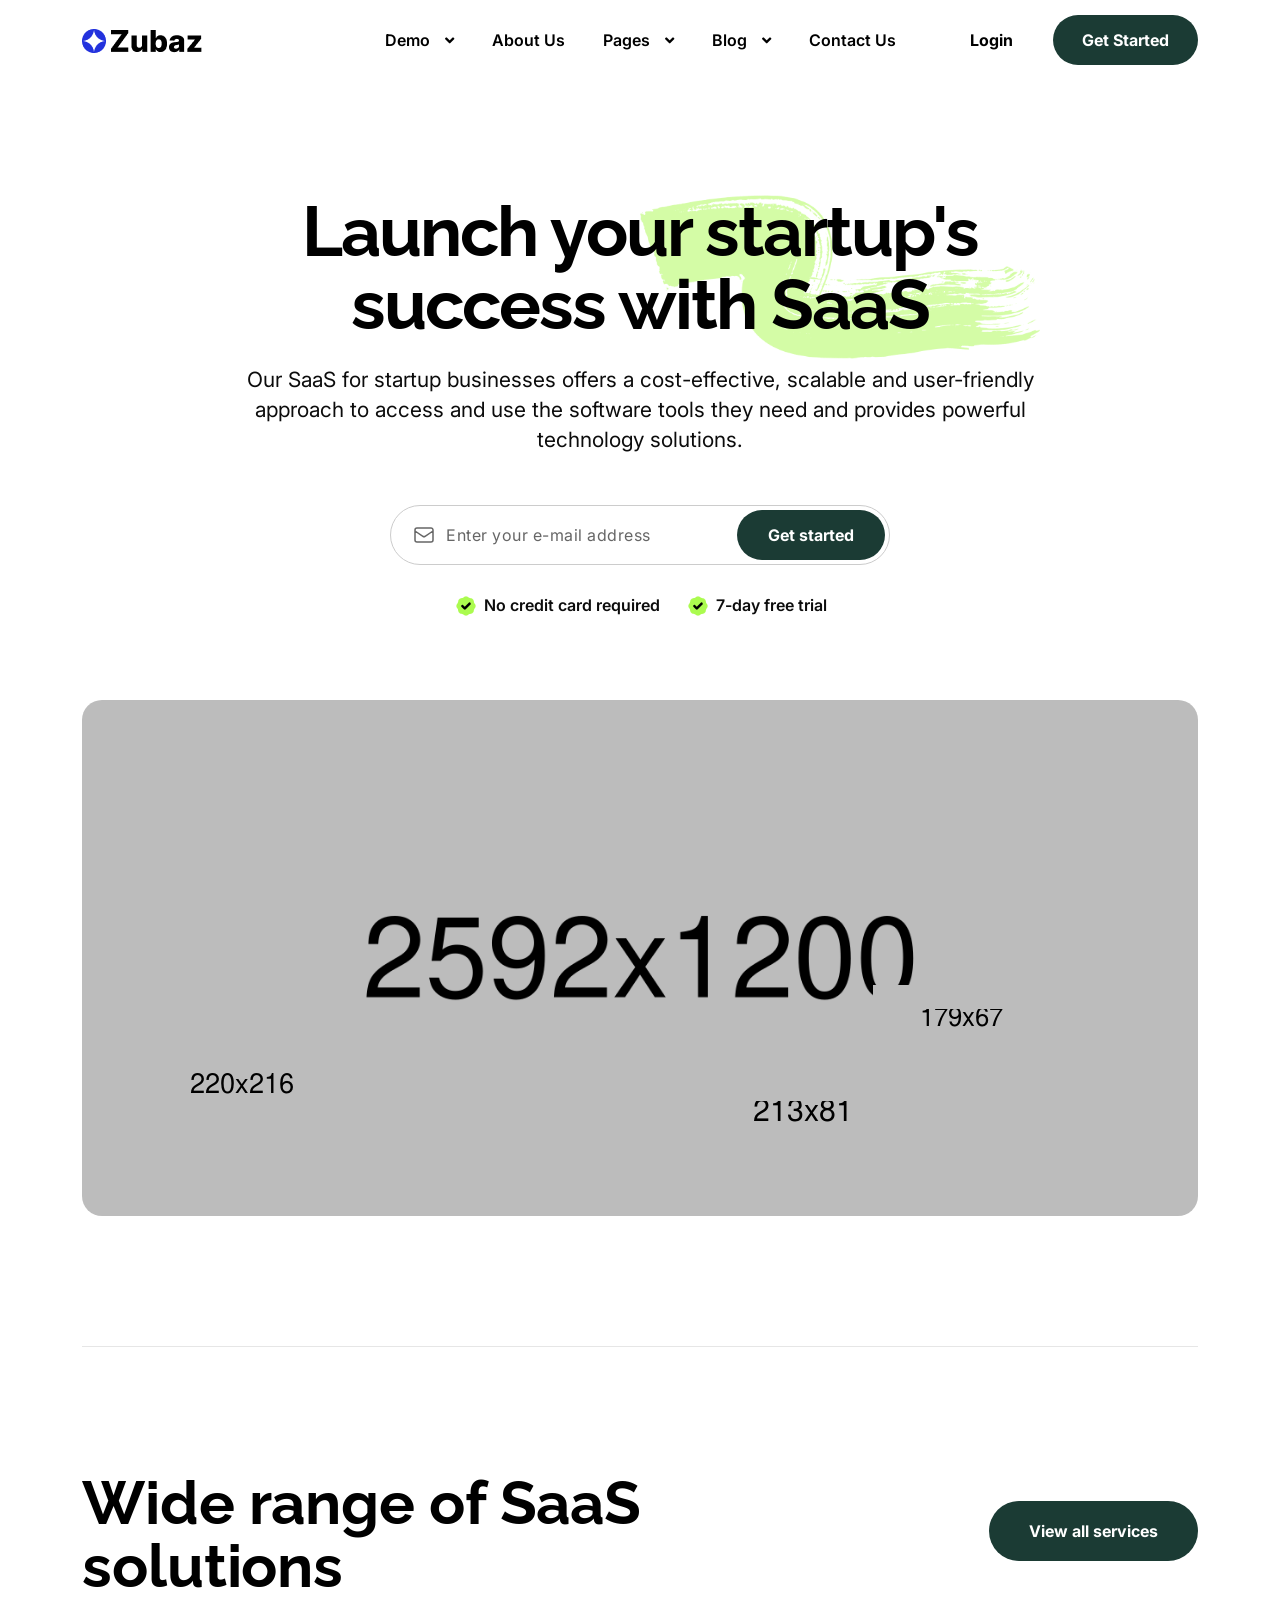
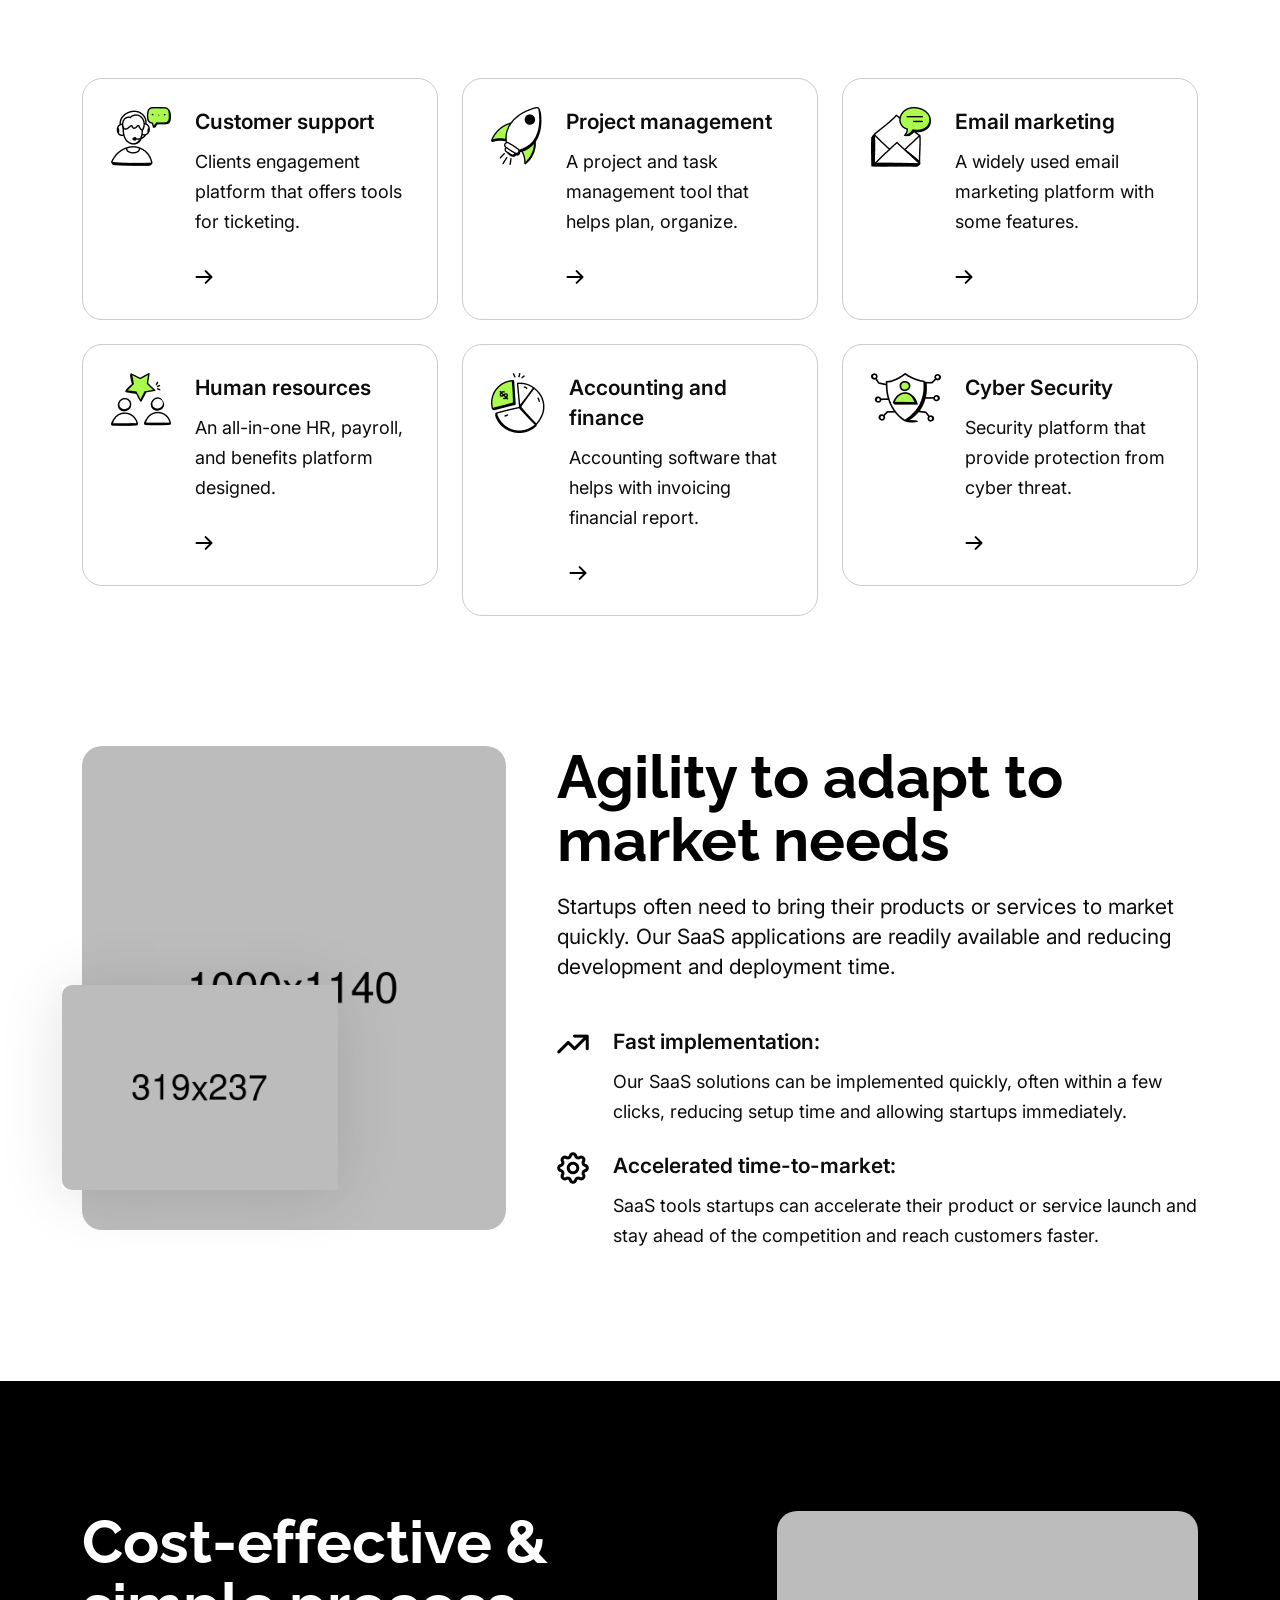
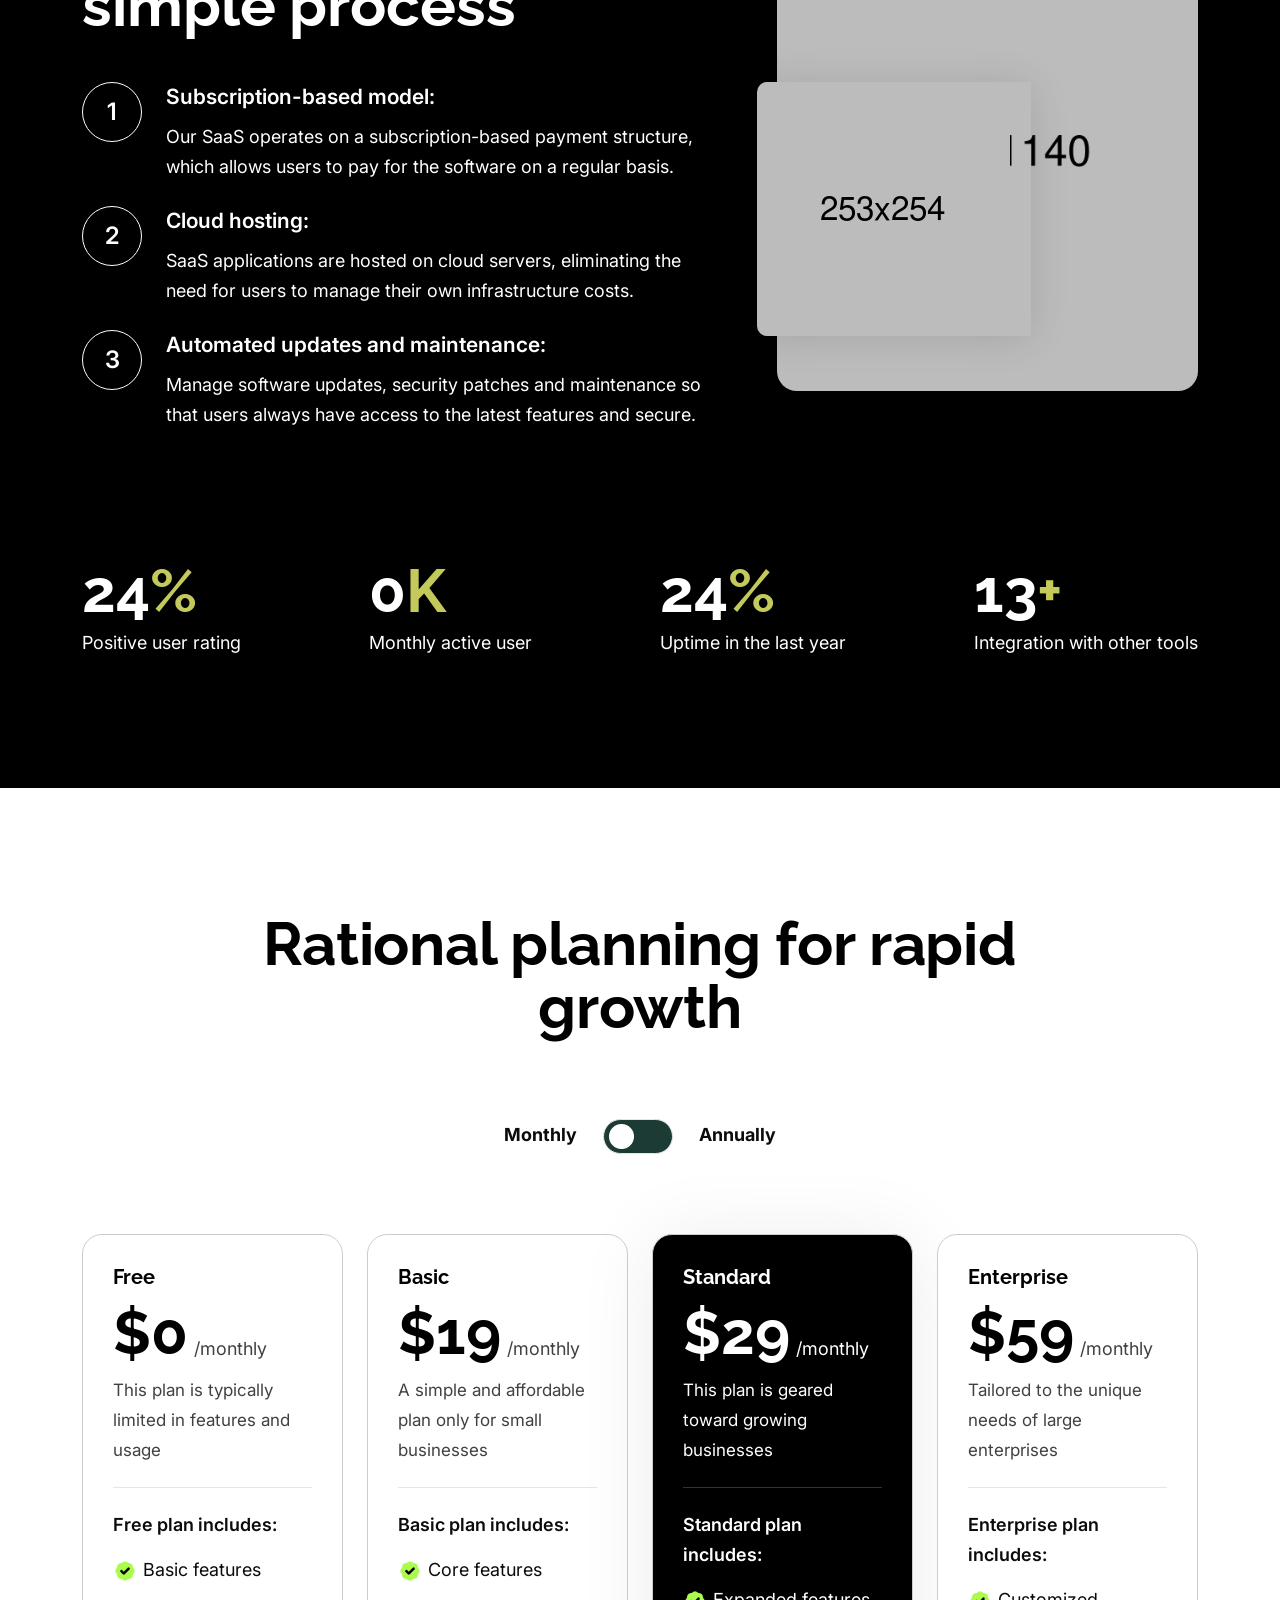
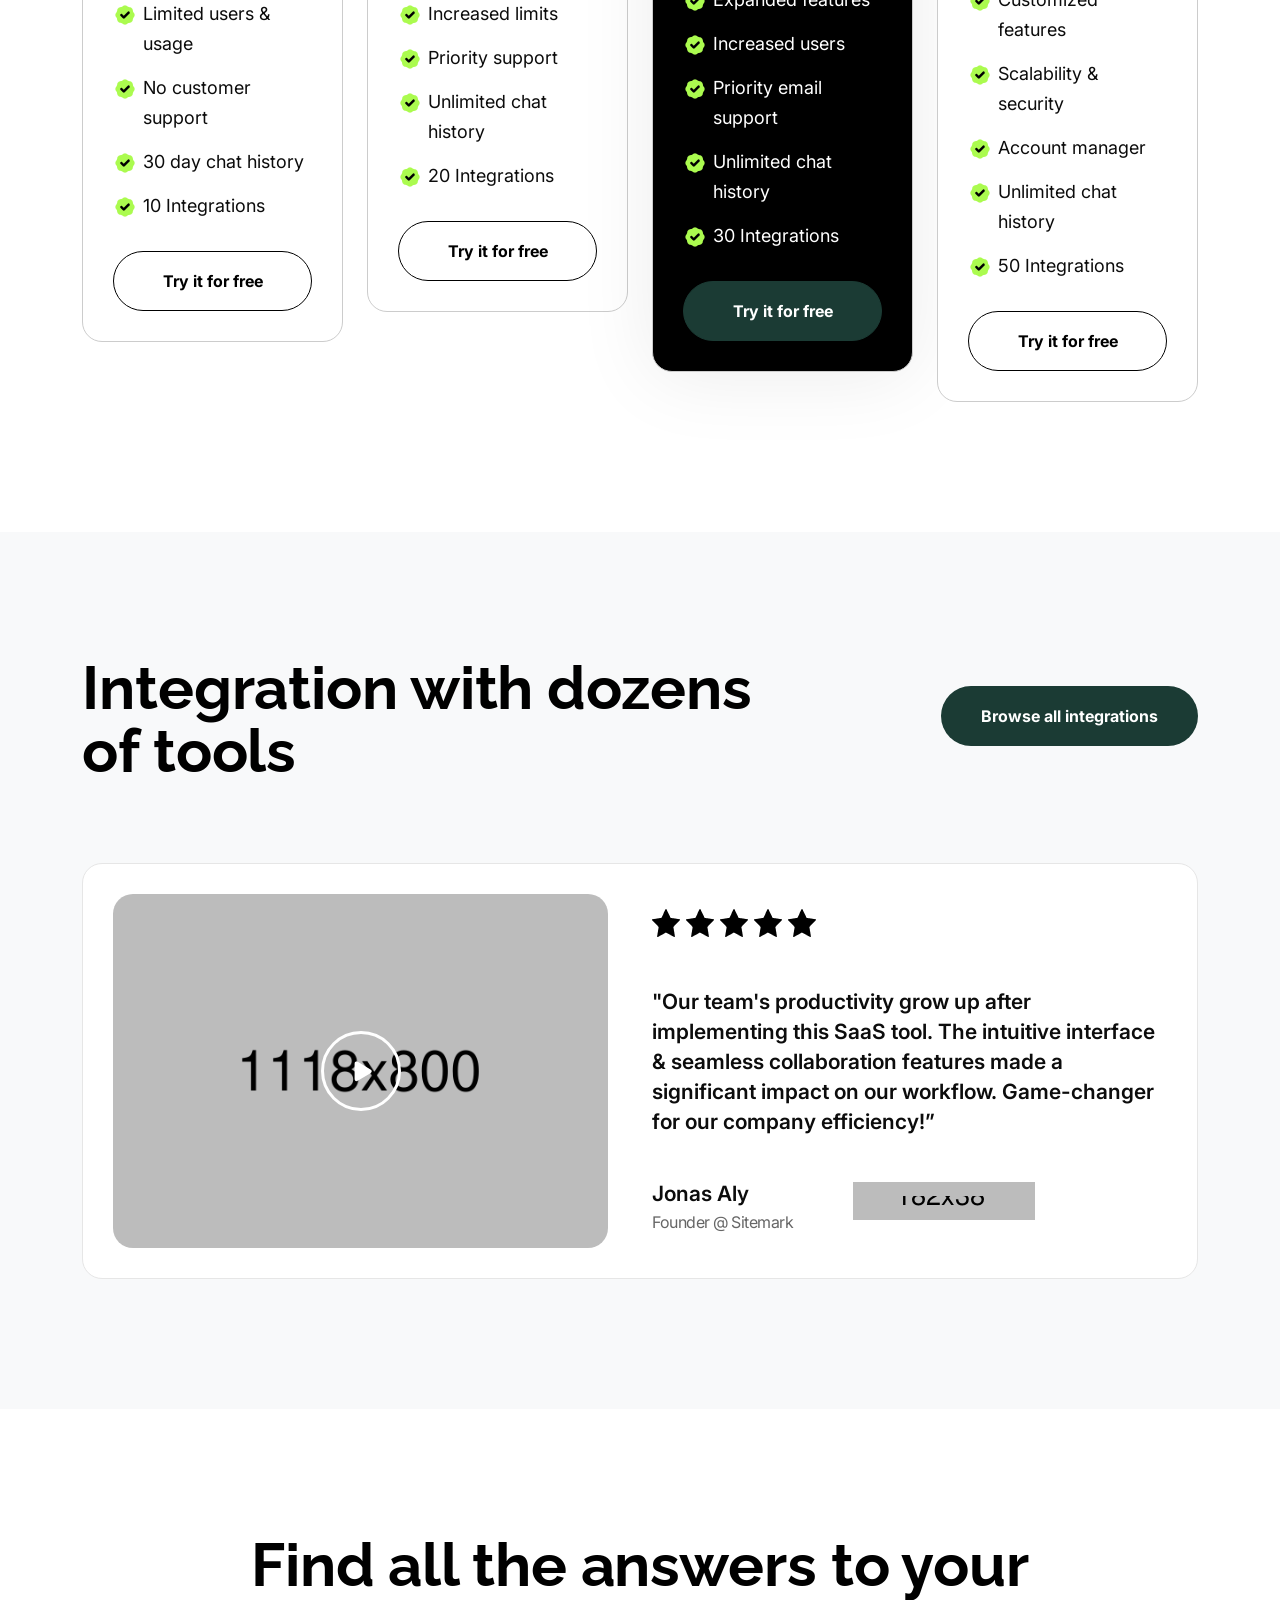
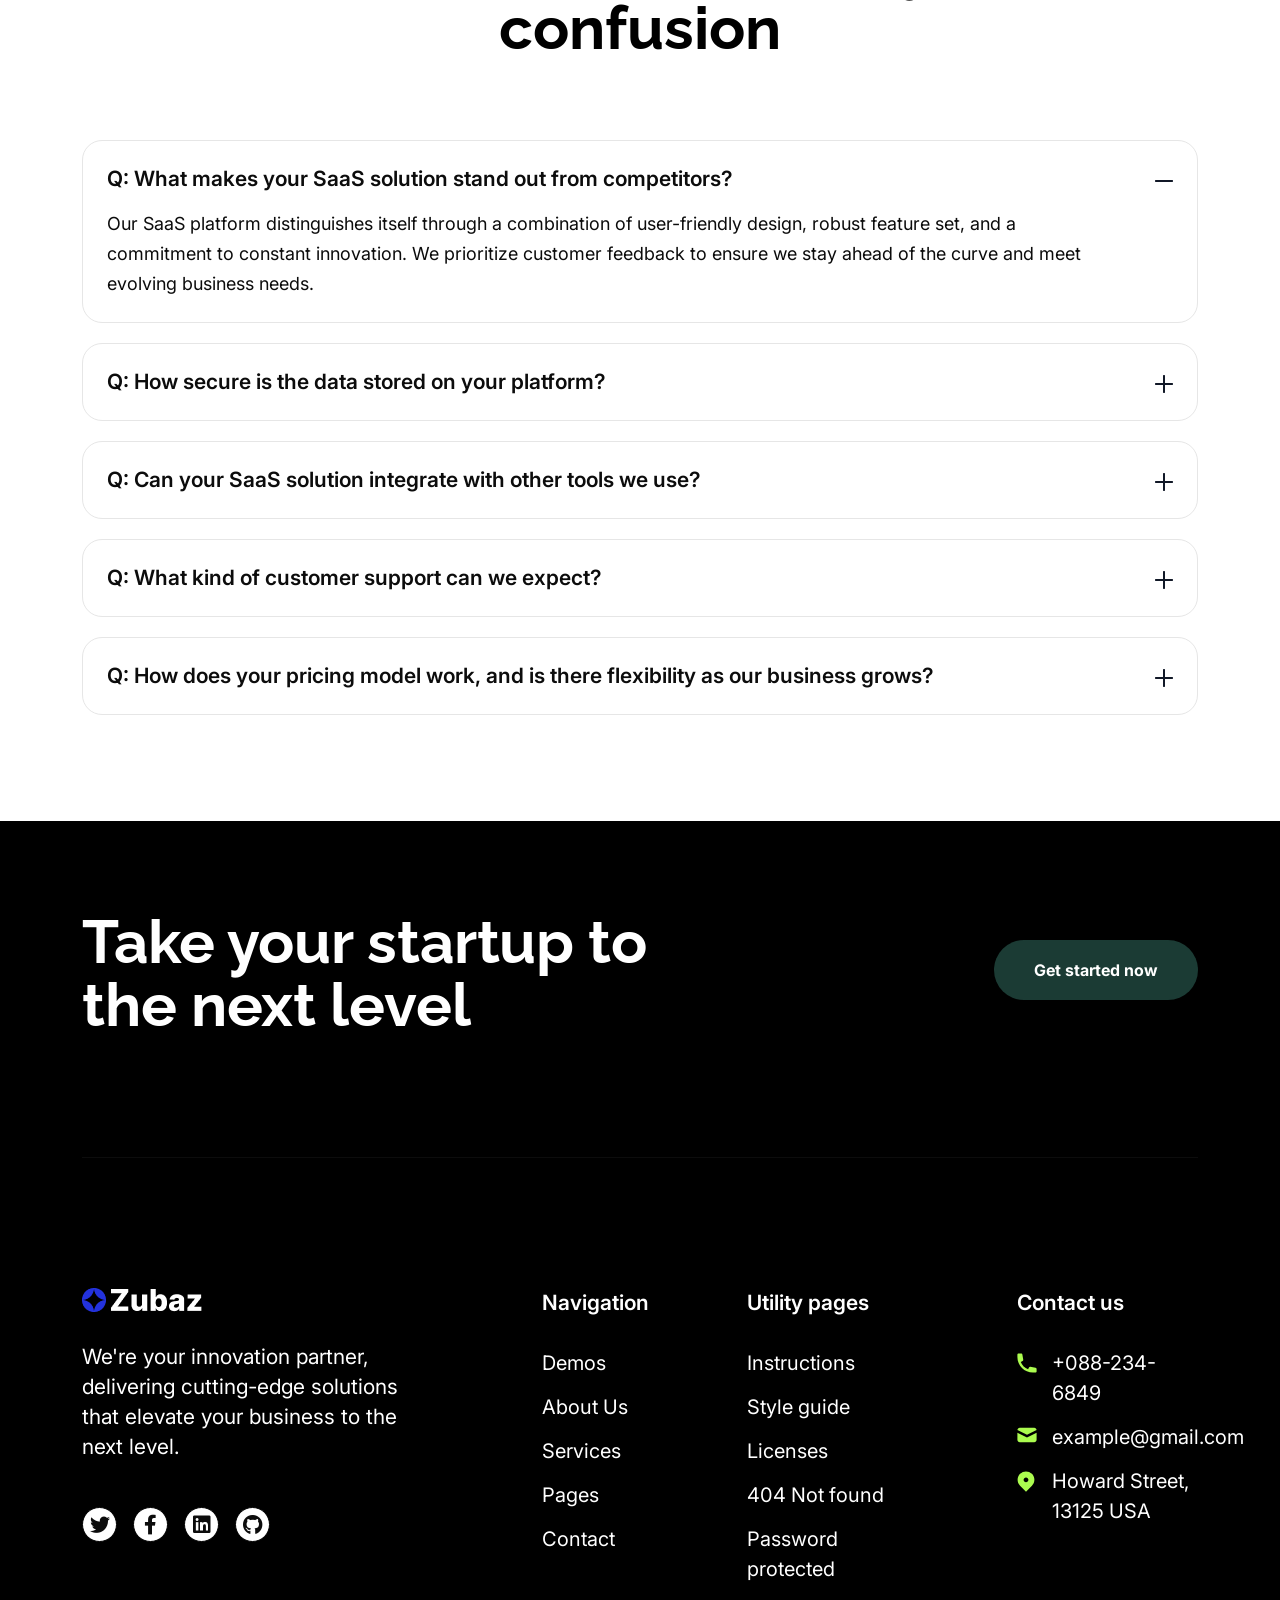
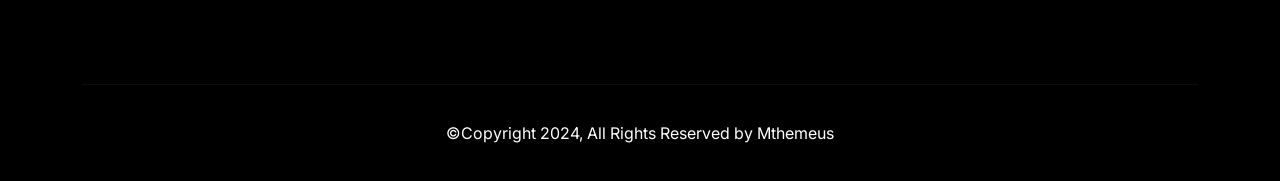
<file: index-03.html>
<!DOCTYPE html>
<html lang="en">

<head>
  <meta charset="UTF-8">
  <meta http-equiv="X-UA-Compatible" content="IE=edge">
  <meta name="viewport" content="width=device-width, initial-scale=1.0">
  <title>Zubuz || Responsive HTML 5 Template</title>

  <link rel="shortcut icon" href="assets/images/favicon.ico" type="image/x-icon">
  <link rel="icon" href="assets/images/favicon.ico" type="image/x-icon">
  <!--- End favicon-->

  <link href="https://fonts.googleapis.com/css2?family=Inter:wght@400;600&family=Raleway:wght@600;700&display=swap" rel="stylesheet">
  <!-- End google font  -->

  <link rel="stylesheet" href="assets/css/bootstrap.min.css">
  <link rel="stylesheet" href="assets/css/magnific-popup.css">
  <link rel="stylesheet" href="assets/css/slick.css">
  <link rel="stylesheet" href="assets/css/animate.css">
  <link rel="stylesheet" href="assets/css/fontawesome.css">


  <!-- Code Editor  -->

  <link rel="stylesheet" href="assets/css/main.css">
  <link rel="stylesheet" href="assets/css/app.min.css">
</head>

<body class="light">

  <div class="zubuz-preloader-wrap">
    <div class="zubuz-preloader">
      <div></div>
      <div></div>
      <div></div>
      <div></div>
    </div>
  </div>




  <header class="site-header site-header--menu-center zubuz-header-section" id="sticky-menu">
    <div class="container">
      <nav class="navbar site-navbar">
        <!-- Brand Logo-->
        <div class="brand-logo">
          <a href="index.html">
            <img src="assets/images/logo/logo-dark.png" alt="" class="light-version-logo">
          </a>
        </div>
        <div class="menu-block-wrapper">
          <div class="menu-overlay"></div>
          <nav class="menu-block" id="append-menu-header">
            <div class="mobile-menu-head">
              <div class="go-back">
                <i class="fa fa-angle-left"></i>
              </div>
              <div class="current-menu-title"></div>
              <div class="mobile-menu-close">&times;</div>
            </div>
            <ul class="site-menu-main">
              <li class="nav-item nav-item-has-children">
                <a href="#" class="nav-link-item drop-trigger">Demo <i class="fas fa-angle-down"></i></a>
                <ul class="sub-menu" id="submenu-1">
                  <li class="sub-menu--item">
                    <a href="index.html">
                      <span class="menu-item-text">Finance App</span>
                    </a>
                  </li>
                  <li class="sub-menu--item">
                    <a href="index-02.html">
                      <span class="menu-item-text">CRM Platform</span>
                    </a>
                  </li>
                  <li class="sub-menu--item">
                    <a href="index-03.html">
                      <span class="menu-item-text">SaaS Startups</span>
                    </a>
                  </li>
                </ul>
              </li>
              <li class="nav-item">
                <a href="about-us.html" class="nav-link-item">About Us</a>
              </li>
              <li class="nav-item nav-item-has-children">
                <a href="#" class="nav-link-item drop-trigger">Pages <i class="fas fa-angle-down"></i></a>
                <ul class="sub-menu" id="submenu-2">
                  <li class="sub-menu--item">
                    <a href="about-us.html">
                      <span class="menu-item-text">About Us</span>
                    </a>
                  </li>
                  <li class="sub-menu--item">
                    <a href="pricing.html">
                      <span class="menu-item-text">Pricing</span>
                    </a>
                  </li>
                  <li class="sub-menu--item nav-item-has-children">
                    <a href="#" data-menu-get="h3" class="drop-trigger">blog <i class="fas fa-angle-down"></i></a>
                    <ul class="sub-menu shape-none" id="submenu-3">
                      <li class="sub-menu--item">
                        <a href="blog.html">
                          <span class="menu-item-text">Our Blog</span>
                        </a>
                      </li>
                      <li class="sub-menu--item">
                        <a href="blog-column-one.html">
                          <span class="menu-item-text">blog column one</span>
                        </a>
                      </li>
                      <li class="sub-menu--item">
                        <a href="blog-column-two.html">
                          <span class="menu-item-text">blog column two</span>
                        </a>
                      </li>
                      <li class="sub-menu--item">
                        <a href="single-blog.html">
                          <span class="menu-item-text">blog details</span>
                        </a>
                      </li>
                    </ul>
                  </li>
                  <li class="sub-menu--item nav-item-has-children">
                    <a href="#" data-menu-get="h3" class="drop-trigger">Service<i class="fas fa-angle-down"></i>
                    </a>
                    <ul class="sub-menu shape-none" id="submenu-4">
                      <li class="sub-menu--item">
                        <a href="service.html">
                          <span class="menu-item-text">service</span>
                        </a>
                      </li>
                      <li class="sub-menu--item">
                        <a href="single-service.html">
                          <span class="menu-item-text">service details</span>
                        </a>
                      </li>
                    </ul>
                  </li>
                  <li class="sub-menu--item nav-item-has-children">
                    <a href="#" data-menu-get="h3" class="drop-trigger">Team<i class="fas fa-angle-down"></i>
                    </a>
                    <ul class="sub-menu shape-none" id="submenu-5">
                      <li class="sub-menu--item">
                        <a href="team.html">
                          <span class="menu-item-text">team</span>
                        </a>
                      </li>
                      <li class="sub-menu--item">
                        <a href="single-team.html">
                          <span class="menu-item-text">team details</span>
                        </a>
                      </li>
                    </ul>
                  </li>
                  <li class="sub-menu--item nav-item-has-children">
                    <a href="#" data-menu-get="h3" class="drop-trigger">Career<i class="fas fa-angle-down"></i>
                    </a>
                    <ul class="sub-menu shape-none" id="submenu-6">
                      <li class="sub-menu--item">
                        <a href="career.html">
                          <span class="menu-item-text">Career</span>
                        </a>
                      </li>
                      <li class="sub-menu--item">
                        <a href="single-career.html">
                          <span class="menu-item-text">Career details</span>
                        </a>
                      </li>
                    </ul>
                  </li>
                  <li class="sub-menu--item nav-item-has-children">
                    <a href="#" data-menu-get="h3" class="drop-trigger">Portfolio<i class="fas fa-angle-down"></i>
                    </a>
                    <ul class="sub-menu shape-none" id="submenu-7">
                      <li class="sub-menu--item">
                        <a href="portfolio-grid.html">
                          <span class="menu-item-text">portfolio gird</span>
                        </a>
                      </li>
                      <li class="sub-menu--item">
                        <a href="portfolio-classic.html">
                          <span class="menu-item-text">portfolio classic</span>
                        </a>
                      </li>
                      <li class="sub-menu--item">
                        <a href="single-portfolio.html">
                          <span class="menu-item-text">Single Portfolio</span>
                        </a>
                      </li>
                    </ul>
                  </li>
                  <li class="sub-menu--item nav-item-has-children">
                    <a href="#" data-menu-get="h3" class="drop-trigger">Utility<i class="fas fa-angle-down"></i>
                    </a>
                    <ul class="sub-menu shape-none" id="submenu-8">
                      <li class="sub-menu--item">
                        <a href="faq.html">
                          <span class="menu-item-text">faq</span>
                        </a>
                      </li>
                      <li class="sub-menu--item">
                        <a href="errors-404.html">
                          <span class="menu-item-text">Error 404</span>
                        </a>
                      </li>
                      <li class="sub-menu--item">
                        <a href="integrations.html">
                          <span class="menu-item-text">integrations</span>
                        </a>
                      </li>
                      <li class="sub-menu--item">
                        <a href="testimonials.html">
                          <span class="menu-item-text">testimonials</span>
                        </a>
                      </li>
                      <li class="sub-menu--item">
                        <a href="coming-soon.html">
                          <span class="menu-item-text">Coming Soon</span>
                        </a>
                      </li>
                    </ul>
                  </li>
                  <li class="sub-menu--item nav-item-has-children">
                    <a href="#" data-menu-get="h3" class="drop-trigger">Account<i class="fas fa-angle-down"></i>
                    </a>
                    <ul class="sub-menu shape-none" id="submenu-9">
                      <li class="sub-menu--item">
                        <a href="sign-up.html">
                          <span class="menu-item-text">sign up</span>
                        </a>
                      </li>
                      <li class="sub-menu--item">
                        <a href="sign-in.html">
                          <span class="menu-item-text">sign in</span>
                        </a>
                      </li>
                      <li class="sub-menu--item">
                        <a href="reset-password.html">
                          <span class="menu-item-text">reset password</span>
                        </a>
                      </li>
                    </ul>
                  </li>
                </ul>
              </li>
              <li class="nav-item nav-item-has-children">
                <a href="#" class="nav-link-item drop-trigger">Blog <i class="fas fa-angle-down"></i></a>
                <ul class="sub-menu" id="submenu-10">
                  <li class="sub-menu--item">
                    <a href="blog.html">
                      <span class="menu-item-text">Our Blog</span>
                    </a>
                  </li>
                  <li class="sub-menu--item">
                    <a href="blog-column-one.html">
                      <span class="menu-item-text">blog column one</span>
                    </a>
                  </li>
                  <li class="sub-menu--item">
                    <a href="blog-column-two.html">
                      <span class="menu-item-text">blog column two</span>
                    </a>
                  </li>
                  <li class="sub-menu--item">
                    <a href="single-blog.html">
                      <span class="menu-item-text">blog details</span>
                    </a>
                  </li>
                </ul>
              </li>
              <li class="nav-item">
                <a href="contact-us.html" class="nav-link-item">Contact Us</a>
              </li>
            </ul>
          </nav>
        </div>

        <div class="header-btn header-btn-l1 ms-auto d-none d-xs-inline-flex">
          <div class="zubuz-header-btn-wrap">
            <a class="zubuz-login-btn" href="sign-up.html">Login</a>
          </div>
          <a class="zubuz-default-btn zubuz-header-btn pill" href="contact-us.html">
            <span>Get Started</span>
          </a>
        </div>
        <!-- mobile menu trigger -->
        <div class="mobile-menu-trigger light">
          <span></span>
        </div>
        <!--/.Mobile Menu Hamburger Ends-->
      </nav>
    </div>
  </header>
  <!--End landex-header-section -->

  <div class="zubuz-hero-section">
    <div class="container">
      <div class="zubuz-hero-content center">
        <h1>
          Launch your startup's success with SaaS
          <span class="zubuz-title-shape">
          <img src="assets/images/v3/shape-v3-01.png" alt="">
        </span>
        </h1>
        <p>Our SaaS for startup businesses offers a cost-effective, scalable and user-friendly approach to access and use the software tools they need and provides powerful technology solutions.</p>
        <div class="zubuz-extara-mt">
          <div class="zubuz-subscribe-three">
            <form action="#">
              <input type="email" placeholder="Enter your e-mail address">
              <button class="zubuz-default-btn zubuz-subscription-btn three" id="zubuz-subscription-btn" type="submit">
                <span>Get started</span>
              </button>
              <div class="zubuz-input-email">
                <img src="assets/images/icon/email2.svg" alt="">
              </div>
            </form>
          </div>
          <div class="zubuz-icon-list">
            <ul>
              <li><img src="assets/images/v3/check.png" alt=""> No credit card required</li>
              <li><img src="assets/images/v3/check.png" alt=""> 7-day free trial</li>
            </ul>
          </div>
        </div>

      </div>
      <div class="zubuz-border-btoom">
        <div class="zubuz-hero-thumb3">
          <img src="assets/images/v3/thumb-v3-01.png" alt="">
          <div class="zubuz-hero-thumb-card1">
            <img src="assets/images/v3/card-v3-1.png" alt="">
          </div>
          <div class="zubuz-hero-thumb-card2">
            <img src="assets/images/v3/card-v3-2.png" alt="">
          </div>
          <div class="zubuz-hero-thumb-card3">
            <img src="assets/images/v3/card-v3-3.png" alt="">
          </div>
        </div>
      </div>
    </div>
  </div>
  <!-- End section -->

  <div class="section zubuz-section-padding3">
    <div class="container">
      <div class="zubuz-section-title zubuz-two-column-title">
        <div class="row">
          <div class="col-lg-7">
            <h2>Wide range of SaaS solutions</h2>
          </div>
          <div class="col-lg-5 d-flex align-items-center">
            <div class="zubuz-title-btn">
              <a class="zubuz-default-btn pill" href="service.html">
                <span>View all services</span>
              </a>
            </div>
          </div>
        </div>
      </div>
      <div class="row">
        <div class="col-xl-4 col-md-6">
          <div class="zubuz-iconbox-wrap-left iconbox-left-border">
            <div class="zubuz-iconbox-icon none-bg">
              <img src="assets/images/v3/icon1.png" alt="">
            </div>
            <div class="zubuz-iconbox-data data-small">
              <span>Customer support</span>
              <p>Clients engagement platform that offers tools for ticketing.</p>
              <a class="zubuz-iconbox-btn" href="single-service.html"> <span>Read more</span> <img src="assets/images/icon/arrow-right2.svg" alt=""></a>
            </div>
          </div>
        </div>
        <div class="col-xl-4 col-md-6">
          <div class="zubuz-iconbox-wrap-left iconbox-left-border">
            <div class="zubuz-iconbox-icon none-bg">
              <img src="assets/images/v3/icon2.png" alt="">
            </div>
            <div class="zubuz-iconbox-data data-small">
              <span>Project management</span>
              <p>A project and task management tool that helps plan, organize.</p>
              <a class="zubuz-iconbox-btn" href="single-service.html"> <span>Read more</span> <img src="assets/images/icon/arrow-right2.svg" alt=""></a>
            </div>
          </div>
        </div>
        <div class="col-xl-4 col-md-6">
          <div class="zubuz-iconbox-wrap-left iconbox-left-border">
            <div class="zubuz-iconbox-icon none-bg">
              <img src="assets/images/v3/icon3.png" alt="">
            </div>
            <div class="zubuz-iconbox-data data-small">
              <span>Email marketing</span>
              <p>A widely used email marketing platform with some features.</p>
              <a class="zubuz-iconbox-btn" href="single-service.html"> <span>Read more</span> <img src="assets/images/icon/arrow-right2.svg" alt=""></a>
            </div>
          </div>
        </div>
        <div class="col-xl-4 col-md-6">
          <div class="zubuz-iconbox-wrap-left iconbox-left-border">
            <div class="zubuz-iconbox-icon none-bg">
              <img src="assets/images/v3/icon4.png" alt="">
            </div>
            <div class="zubuz-iconbox-data data-small">
              <span>Human resources</span>
              <p>An all-in-one HR, payroll, and benefits platform designed.</p>
              <a class="zubuz-iconbox-btn" href="single-service.html"> <span>Read more</span> <img src="assets/images/icon/arrow-right2.svg" alt=""></a>
            </div>
          </div>
        </div>
        <div class="col-xl-4 col-md-6">
          <div class="zubuz-iconbox-wrap-left iconbox-left-border">
            <div class="zubuz-iconbox-icon none-bg">
              <img src="assets/images/v3/icon5.png" alt="">
            </div>
            <div class="zubuz-iconbox-data data-small">
              <span>Accounting and finance</span>
              <p>Accounting software that helps with invoicing financial report.</p>
              <a class="zubuz-iconbox-btn" href="single-service.html"> <span>Read more</span> <img src="assets/images/icon/arrow-right2.svg" alt=""></a>
            </div>
          </div>
        </div>
        <div class="col-xl-4 col-md-6">
          <div class="zubuz-iconbox-wrap-left iconbox-left-border">
            <div class="zubuz-iconbox-icon none-bg">
              <img src="assets/images/v3/icon6.png" alt="">
            </div>
            <div class="zubuz-iconbox-data data-small">
              <span>Cyber Security</span>
              <p>Security platform that provide protection from cyber threat.</p>
              <a class="zubuz-iconbox-btn" href="single-service.html"> <span>Read more</span> <img src="assets/images/icon/arrow-right2.svg" alt=""></a>
            </div>
          </div>
        </div>
      </div>
    </div>
  </div>
  <!-- End Section -->

  <div class="section zubuz-section-padding5">
    <div class="container">
      <div class="row">
        <div class="col-lg-5">
          <div class="zubuz-v3-thumb">
            <img src="assets/images/v3/thumb-v3-2.png" alt="">
            <div class="zubuz-v3-card">
              <img src="assets/images/v3/card-v3-4.png" alt="">
            </div>
          </div>
        </div>
        <div class="col-lg-7">
          <div class="zubuz-default-content m-left">
            <h2>Agility to adapt to market needs</h2>
            <p>Startups often need to bring their products or services to market quickly. Our SaaS applications are readily available and reducing development and deployment time.</p>
            <div class="zubuz-extara-mt">
              <div class="zubuz-iconbox-wrap-left mw-100">
                <div class="zubuz-iconbox-icon none-bg">
                  <img src="assets/images/v3/icon11.png" alt="">
                </div>
                <div class="zubuz-iconbox-data data-small">
                  <span>Fast implementation:</span>
                  <p>Our SaaS solutions can be implemented quickly, often within a few clicks, reducing setup time and allowing startups immediately.</p>
                </div>
              </div>
              <div class="zubuz-iconbox-wrap-left mw-100">
                <div class="zubuz-iconbox-icon none-bg">
                  <img src="assets/images/v3/icon10.png" alt="">
                </div>
                <div class="zubuz-iconbox-data data-small">
                  <span>Accelerated time-to-market:</span>
                  <p>SaaS tools startups can accelerate their product or service launch and stay ahead of the competition and reach customers faster.</p>
                </div>
              </div>
            </div>
          </div>
        </div>
      </div>
    </div>
  </div>
  <!-- End section -->

  <div class="section zubuz-section-padding2 dark-bg">
    <div class="container">
      <div class="row">
        <div class="col-lg-5 order-lg-2">
          <div class="zubuz-v3-thumb2">
            <img src="assets/images/v3/thumb-v3-3.png" alt="">
            <div class="zubuz-v3-card2">
              <img src="assets/images/v3/card-v3-5.png" alt="">
            </div>
          </div>
        </div>
        <div class="col-lg-7">
          <div class="zubuz-default-content m-right light">
            <h2>Cost-effective & simple process</h2>
            <div class="zubuz-extara-mt">
              <div class="zubuz-iconbox-wrap-left mw-100">
                <div class="zubuz-iconbox-number">
                  1
                </div>
                <div class="zubuz-iconbox-data data-small light">
                  <span>Subscription-based model:</span>
                  <p>Our SaaS operates on a subscription-based payment structure, which allows users to pay for the software on a regular basis.</p>
                </div>
              </div>
              <div class="zubuz-iconbox-wrap-left mw-100">
                <div class="zubuz-iconbox-number">
                  2
                </div>
                <div class="zubuz-iconbox-data data-small light">
                  <span>Cloud hosting:</span>
                  <p>SaaS applications are hosted on cloud servers, eliminating the need for users to manage their own infrastructure costs.</p>
                </div>
              </div>
              <div class="zubuz-iconbox-wrap-left mw-100">
                <div class="zubuz-iconbox-number">
                  3
                </div>
                <div class="zubuz-iconbox-data data-small light">
                  <span>Automated updates and maintenance:</span>
                  <p>Manage software updates, security patches and maintenance so that users always have access to the latest features and secure.</p>
                </div>
              </div>
            </div>
          </div>
        </div>
      </div>

    </div>
  </div>
  <!-- End section -->

  <div class="section dark-bg zubuz-section-padding5">
    <div id="zubuz-counter"></div>
    <div class="container">
      <div class="zubuz-counter-wrap2">
        <div class="zubuz-counter-data light">
          <h2 class="zubuz-counter-number"><span data-percentage="99.5" class="zubuz-counter"></span><em>%</em></h2>
          <p>Positive user rating</p>
        </div>
        <div class="zubuz-counter-data light">
          <h2 class="zubuz-counter-number"><span data-percentage="2" class="zubuz-counter"></span><em>K</em></h2>
          <p>Monthly active user</p>
        </div>
        <div class="zubuz-counter-data light">
          <h2 class="zubuz-counter-number"><span data-percentage="100" class="zubuz-counter"></span><em>%</em></h2>
          <p>Uptime in the last year</p>
        </div>
        <div class="zubuz-counter-data light">
          <h2 class="zubuz-counter-number"><span data-percentage="55" class="zubuz-counter"></span><em>+</em></h2>
          <p>Integration with other tools</p>
        </div>
      </div>
    </div>
  </div>
  <!-- End section -->

  <div class="section zubuz-section-padding3">
    <div class="container">
      <div class="zubuz-section-title center">
        <h2>Rational planning for rapid growth</h2>
      </div>
      <div class="pricing-btn">
        <div class="toggle-btn">
          <label>Monthly </label>
          <input class="form-check-input btn-toggle price-deck-trigger" type="checkbox" id="flexSwitchCheckDefault" data-pricing-trigger data-target="#table-price-value" checked>
          <label>Annually</label>
        </div>
      </div>
      <div class="row zubuz-pricing-four-column" id="table-price-value" data-pricing-dynamic data-value-active="monthly">
        <div class="col-xl-3 col-md-6">
          <div class="zubuz-pricing-wrap">
            <div class="zubuz-pricing-header">
              <h5>Free</h5>
            </div>
            <div class="zubuz-pricing-price">
              <h2>$</h2>
              <div class="zubuz-price dynamic-value" data-active="0" data-monthly="0" data-yearly="19"></div>
              <p class="dynamic-value" data-active="/Monthly" data-monthly="/monthly" data-yearly="/Yearly"></p>
            </div>
            <div class="zubuz-pricing-description">
              <p>This plan is typically limited in features and usage</p>
            </div>
            <div class="zubuz-pricing-body">
              <p>Free plan includes:</p>
              <ul>
                <li><img src="assets/images/v3/check.png" alt="">Basic features</li>
                <li><img src="assets/images/v3/check.png" alt="">Limited users & usage</li>
                <li><img src="assets/images/v3/check.png" alt="">No customer support</li>
                <li><img src="assets/images/v3/check.png" alt="">30 day chat history</li>
                <li><img src="assets/images/v3/check.png" alt="">10 Integrations</li>
              </ul>
            </div>
            <a class="zubuz-pricing-btn" href="pricing.html">Try it for free</a>
          </div>
        </div>
        <div class="col-xl-3 col-md-6">
          <div class="zubuz-pricing-wrap">
            <div class="zubuz-pricing-header">
              <h5>Basic</h5>
            </div>
            <div class="zubuz-pricing-price">
              <h2>$</h2>
              <div class="zubuz-price dynamic-value" data-active="19" data-monthly="19" data-yearly="39"></div>
              <p class="dynamic-value" data-active="/Monthly" data-monthly="/monthly" data-yearly="/Yearly"></p>
            </div>
            <div class="zubuz-pricing-description">
              <p>A simple and affordable plan only for small businesses</p>
            </div>
            <div class="zubuz-pricing-body">
              <p>Basic plan includes:</p>
              <ul>
                <li><img src="assets/images/v3/check.png" alt="">Core features</li>
                <li><img src="assets/images/v3/check.png" alt="">Increased limits</li>
                <li><img src="assets/images/v3/check.png" alt="">Priority support</li>
                <li><img src="assets/images/v3/check.png" alt="">Unlimited chat history</li>
                <li><img src="assets/images/v3/check.png" alt="">20 Integrations</li>
              </ul>
            </div>
            <a class="zubuz-pricing-btn" href="pricing.html">Try it for free</a>
          </div>
        </div>
        <div class="col-xl-3 col-md-6">
          <div class="zubuz-pricing-wrap active">
            <div class="zubuz-pricing-header">
              <h5>Standard</h5>
            </div>
            <div class="zubuz-pricing-price">
              <h2>$</h2>
              <div class="zubuz-price dynamic-value" data-active="29" data-monthly="29" data-yearly="59"></div>
              <p class="dynamic-value" data-active="/Monthly" data-monthly="/monthly" data-yearly="/Yearly"></p>
            </div>
            <div class="zubuz-pricing-description">
              <p>This plan is geared toward growing businesses</p>
            </div>
            <div class="zubuz-pricing-body">
              <p>Standard plan includes:</p>
              <ul>
                <li><img src="assets/images/v3/check.png" alt="">Expanded features</li>
                <li><img src="assets/images/v3/check.png" alt="">Increased users</li>
                <li><img src="assets/images/v3/check.png" alt="">Priority email support</li>
                <li><img src="assets/images/v3/check.png" alt="">Unlimited chat history</li>
                <li><img src="assets/images/v3/check.png" alt="">30 Integrations</li>
              </ul>
            </div>
            <a class="zubuz-pricing-btn active" href="">Try it for free</a>
          </div>
        </div>
        <div class="col-xl-3 col-md-6">
          <div class="zubuz-pricing-wrap">
            <div class="zubuz-pricing-header">
              <h5>Enterprise</h5>
            </div>
            <div class="zubuz-pricing-price">
              <h2>$</h2>
              <div class="zubuz-price dynamic-value" data-active="59" data-monthly="59" data-yearly="99"></div>
              <p class="dynamic-value" data-active="/Monthly" data-monthly="/monthly" data-yearly="/Yearly"></p>
            </div>
            <div class="zubuz-pricing-description">
              <p>Tailored to the unique needs of large enterprises</p>
            </div>
            <div class="zubuz-pricing-body">
              <p>Enterprise plan includes:</p>
              <ul>
                <li><img src="assets/images/v3/check.png" alt="">Customized features</li>
                <li><img src="assets/images/v3/check.png" alt="">Scalability & security </li>
                <li><img src="assets/images/v3/check.png" alt="">Account manager</li>
                <li><img src="assets/images/v3/check.png" alt="">Unlimited chat history</li>
                <li><img src="assets/images/v3/check.png" alt="">50 Integrations</li>
              </ul>
            </div>
            <a class="zubuz-pricing-btn" href="pricing.html">Try it for free</a>
          </div>
        </div>

      </div>
    </div>
  </div>
  <!-- End Section -->

  <div class="section zubuz-section-padding bg-light">
    <div class="container">
      <div class="zubuz-section-title zubuz-two-column-title">
        <div class="row">
          <div class="col-lg-8">
            <h2>Integration with dozens of tools</h2>
          </div>
          <div class="col-lg-4 d-flex align-items-center">
            <div class="zubuz-title-btn">
              <a class="zubuz-default-btn pill" href="integrations.html">
                <span>Browse all integrations</span>
              </a>
            </div>
          </div>
        </div>
      </div>
      <div class="zubuz-video-column">
        <div class="row">
          <div class="col-lg-6">
            <div class="zubuz-video-wrap">
              <img src="assets/images/v3/video-bg.png" alt="">
              <a class="video-init zubuz-review-video" href="https://www.youtube.com/watch?v=SixdAQtWJQ8">
                <img src="assets/images/v3/play-btn.svg" alt="">
                <div class="waves wave-1"></div>
                <div class="waves wave-2"></div>
                <div class="waves wave-3"></div>
              </a>
            </div>
          </div>
          <div class="col-lg-6 d-flex align-items-center">
            <div class="zubuz-testimonial-content">
              <ul>
                <li><img src="assets/images/v3/star.png" alt=""></li>
                <li><img src="assets/images/v3/star.png" alt=""></li>
                <li><img src="assets/images/v3/star.png" alt=""></li>
                <li><img src="assets/images/v3/star.png" alt=""></li>
                <li><img src="assets/images/v3/star.png" alt=""></li>
              </ul>
              <p>"Our team's productivity grow up after implementing this SaaS tool. The intuitive interface & seamless collaboration features made a significant impact on our workflow. Game-changer for our company efficiency!”</p>
              <div class="zubuz-testimonial-authors-wraps">
                <div class="zubuz-testimonial-authors">
                  <p>Jonas Aly</p>
                  <span>Founder @ Sitemark</span>
                </div>
                <div class="zubuz-testimonial-author-logo">
                  <img src="assets/images/v2/b_v2_5.png" alt="">
                </div>
              </div>
            </div>
          </div>
        </div>
      </div>

    </div>
  </div>
  <!-- End Section -->

  <div class="section zubuz-section-padding3">
    <div class="container">
      <div class="zubuz-section-title center">
        <h2>Find all the answers to your confusion</h2>
      </div>
      <div class="zubuz-accordion-wrap zubuz-accordion-wrap2" id="zubuz-accordion">
        <div class="zubuz-accordion-item open">
          <div class="zubuz-accordion-header">
            <p>Q: What makes your SaaS solution stand out from competitors?</p>
            <div class="zubuz-active-icon">
              <img src="assets/images/v3/plus.png" alt="">
            </div>
            <div class="zubuz-inactive-icon">
              <img src="assets/images/v3/minus.png" alt="">
            </div>
          </div>
          <div class="zubuz-accordion-body">
            <p> Our SaaS platform distinguishes itself through a combination of user-friendly design, robust feature set, and a commitment to constant innovation. We prioritize customer feedback to ensure we stay ahead of the curve and meet evolving business needs.</p>
          </div>
        </div>
        <div class="zubuz-accordion-item">
          <div class="zubuz-accordion-header">
            <p>Q: How secure is the data stored on your platform?</p>
            <div class="zubuz-active-icon">
              <img src="assets/images/v3/plus.png" alt="">
            </div>
            <div class="zubuz-inactive-icon">
              <img src="assets/images/v3/minus.png" alt="">
            </div>
          </div>
          <div class="zubuz-accordion-body">
            <p>Security is our top priority. We employ state-of-the-art encryption, regular security audits, and compliance with industry standards to safeguard your data. Our commitment is to provide a secure environment for your valuable information.</p>
          </div>
        </div>

        <div class="zubuz-accordion-item">
          <div class="zubuz-accordion-header">
            <p>Q: Can your SaaS solution integrate with other tools we use?</p>
            <div class="zubuz-active-icon">
              <img src="assets/images/v3/plus.png" alt="">
            </div>
            <div class="zubuz-inactive-icon">
              <img src="assets/images/v3/minus.png" alt="">
            </div>
          </div>
          <div class="zubuz-accordion-body">
            <p>Absolutely. We understand the importance of seamless integration. Our SaaS solution is designed to work harmoniously with a variety of popular tools and platforms, ensuring a smooth workflow and reducing any disruptions to your current processes.</p>
          </div>
        </div>

        <div class="zubuz-accordion-item">
          <div class="zubuz-accordion-header">
            <p>Q: What kind of customer support can we expect?</p>
            <div class="zubuz-active-icon">
              <img src="assets/images/v3/plus.png" alt="">
            </div>
            <div class="zubuz-inactive-icon">
              <img src="assets/images/v3/minus.png" alt="">
            </div>
          </div>
          <div class="zubuz-accordion-body">
            <p>Our customer support team is dedicated to your success. You can expect prompt responses, helpful resources, and, if needed, personalized assistance. We believe in building long-lasting relationships with our users, and exceptional support.</p>
          </div>
        </div>

        <div class="zubuz-accordion-item">
          <div class="zubuz-accordion-header">
            <p>Q: How does your pricing model work, and is there flexibility as our business grows?</p>
            <div class="zubuz-active-icon plus">
              <img src="assets/images/v3/plus.png" alt="">
            </div>
            <div class="zubuz-inactive-icon">
              <img src="assets/images/v3/minus.png" alt="">
            </div>
          </div>
          <div class="zubuz-accordion-body">
            <p>We offer a range of flexible pricing plans to accommodate businesses of all sizes. Whether you're a startup or an enterprise, our pricing scales with your needs. You can choose from monthly or annual billing.</p>
          </div>
        </div>

      </div>
    </div>
  </div>
  <!-- End Section -->

  <!-- Footer  -->

  <footer class="zubuz-footer-section dark-bg">
    <div class="container">
      <div class="zubuz-footer-extra-top">
        <div class="row">
          <div class="col-lg-7">
            <div class="zubuz-footer-extra-title">
              <h2>Take your startup to the next level</h2>
            </div>
          </div>
          <div class="col-lg-5 d-flex align-items-center">
            <div class="zubuz-footer-btn">
              <a class="zubuz-default-btn pill" href="contact-us.html"><span>Get started now</span></a>
            </div>
          </div>
        </div>
      </div>

      <div class="zubuz-footer-top">
        <div class="row">
          <div class="col-xl-4 col-lg-12">
            <div class="zubuz-footer-textarea light">
              <a href="">
                <img src="assets/images/logo/logo-white.png" alt="">
              </a>
              <p>We're your innovation partner, delivering cutting-edge solutions that elevate your business to the next level.</p>
              <div class="zubuz-social-icon social-box social-box-white">
                <ul>
                  <li>
                    <a href="https://twitter.com/" target="_blank">
                      <i class="fab fa-twitter"></i>
                    </a>
                  </li>
                  <li>
                    <a href="https://facebook.com/" target="_blank">
                      <i class="fab fa-facebook-f"></i>
                    </a>
                  </li>
                  <li>
                    <a href="https://www.linkedin.com/" target="_blank">
                      <i class="fab fa-linkedin"></i>
                    </a>
                  </li>
                  <li>
                    <a href="https://github.com/" target="_blank">
                      <i class="fab fa-github"></i>
                    </a>
                  </li>
                </ul>
              </div>
            </div>
          </div>
          <div class="col-xl-3 col-md-4">
            <div class="zubuz-footer-menu light extar-margin">
              <div class="zubuz-footer-title light">
                <p>Navigation</p>
              </div>
              <ul>
                <li><a href="">Demos</a></li>
                <li><a href="">About Us</a></li>
                <li><a href="">Services</a></li>
                <li><a href="">Pages</a></li>
                <li><a href="">Contact</a></li>
              </ul>
            </div>
          </div>
          <div class="col-xl-2 col-md-4">
            <div class="zubuz-footer-menu light">
              <div class="zubuz-footer-title light">
                <p>Utility pages</p>
              </div>
              <ul>
                <li><a href="">Instructions</a></li>
                <li><a href="">Style guide</a></li>
                <li><a href="">Licenses</a></li>
                <li><a href="">404 Not found</a></li>
                <li><a href="">Password protected</a></li>
              </ul>
            </div>
          </div>
          <div class="col-xl-3 col-md-4">
            <div class="zubuz-footer-menu light info extar-margin">
              <div class="zubuz-footer-title light">
                <p>Contact us</p>
              </div>
              <ul>
                <li><a href=""><img src="assets/images/icon/call.svg" alt="">+088-234-6849</a></li>
                <li><a href=""><img src="assets/images/icon/email.svg" alt="">example@gmail.com</a></li>
                <li><a href=""><img src="assets/images/icon/map.svg" alt="">Howard Street, 13125 USA</a></li>
              </ul>
            </div>
          </div>
        </div>
      </div>
      <div class="zubuz-footer-bottom center light">
        <div class="zubuz-copywright light">
          <p> &copy;Copyright 2024, All Rights Reserved by Mthemeus</p>
        </div>
      </div>
    </div>
  </footer>





  <!-- scripts -->
  <script src="assets/js/jquery-3.6.0.min.js"></script>
  <script src="assets/js/bootstrap.bundle.min.js"></script>
  <script src="assets/js/menu/menu.js"></script>
  <script src="assets/js/isotope.pkgd.min.js"></script>
  <script src="assets/js/jquery.magnific-popup.min.js"></script>
  <script src="assets/js/slick.js"></script>
  <script src="assets/js/countdown.js"></script>
  <script src="assets/js/wow.min.js"></script>
  <script src="assets/js/faq.js"></script>

  <script src="assets/js/app.js"></script>


</body>
</html>
</file>
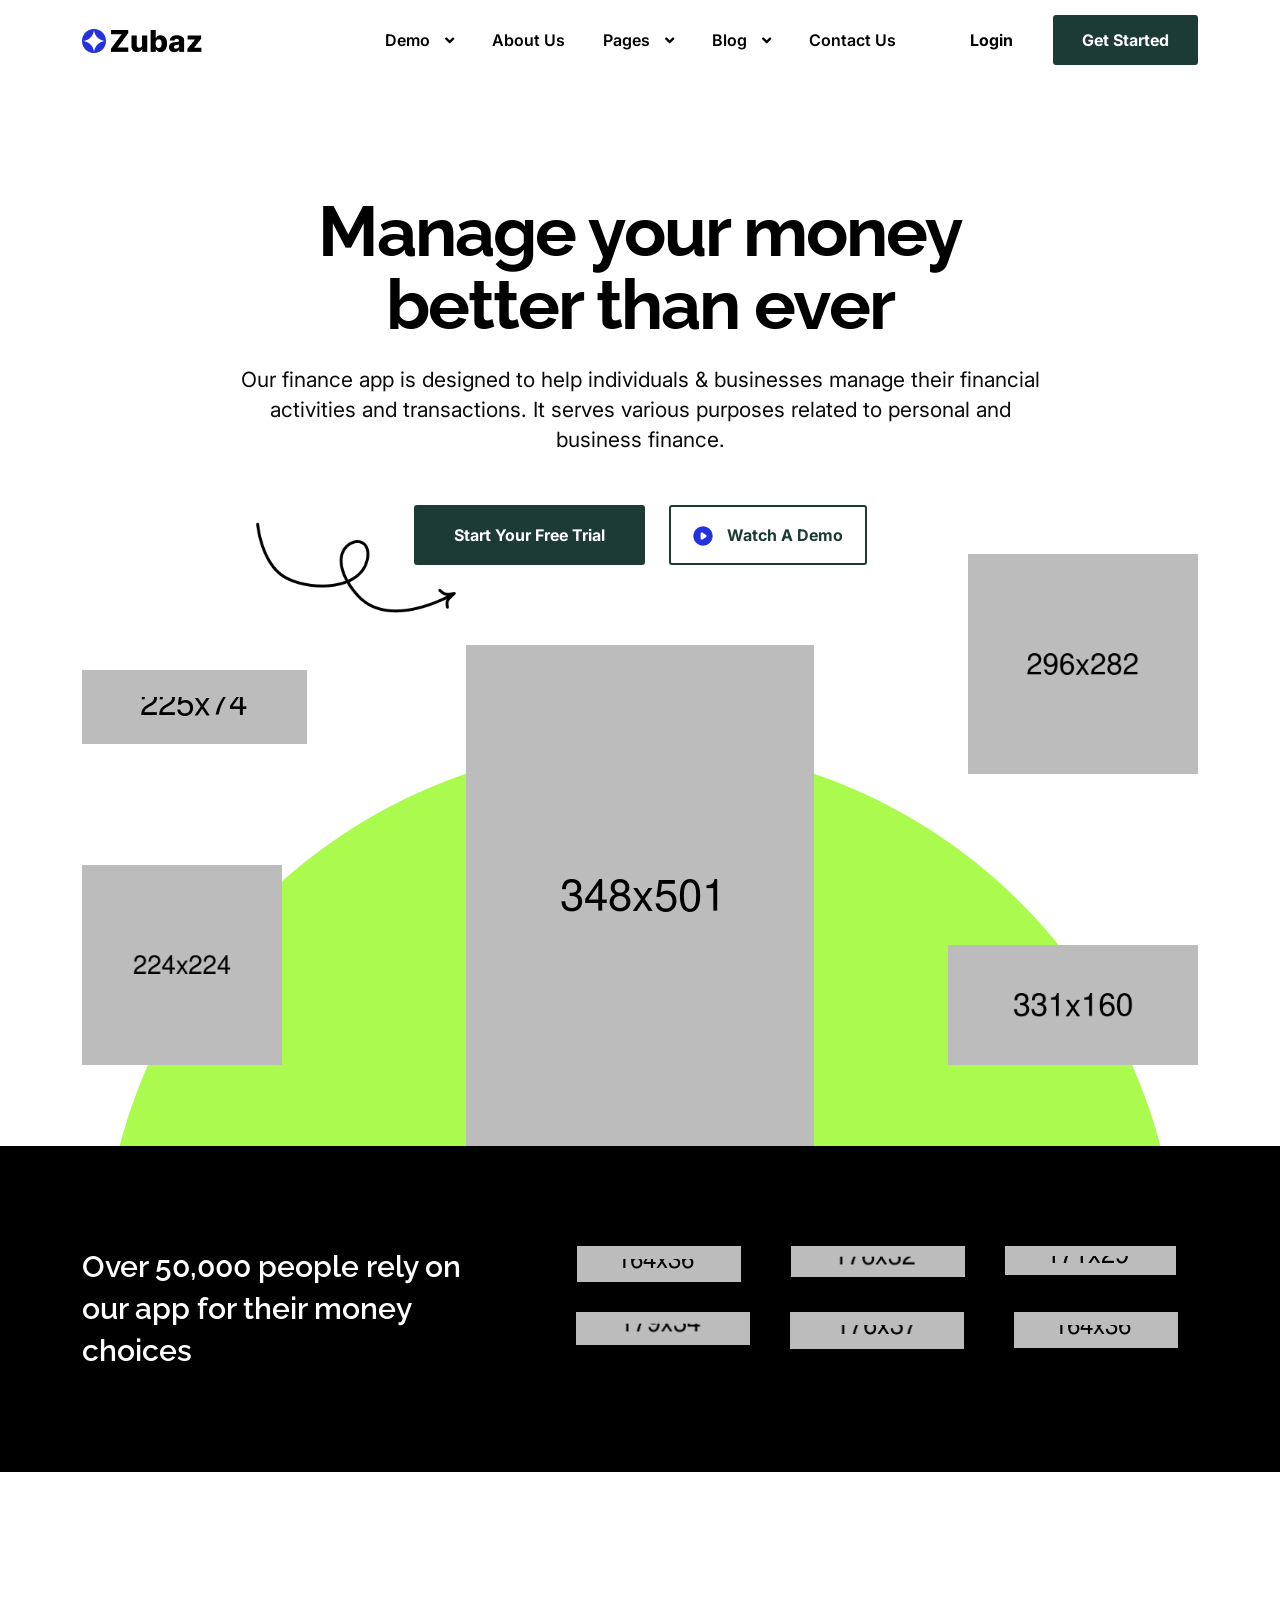
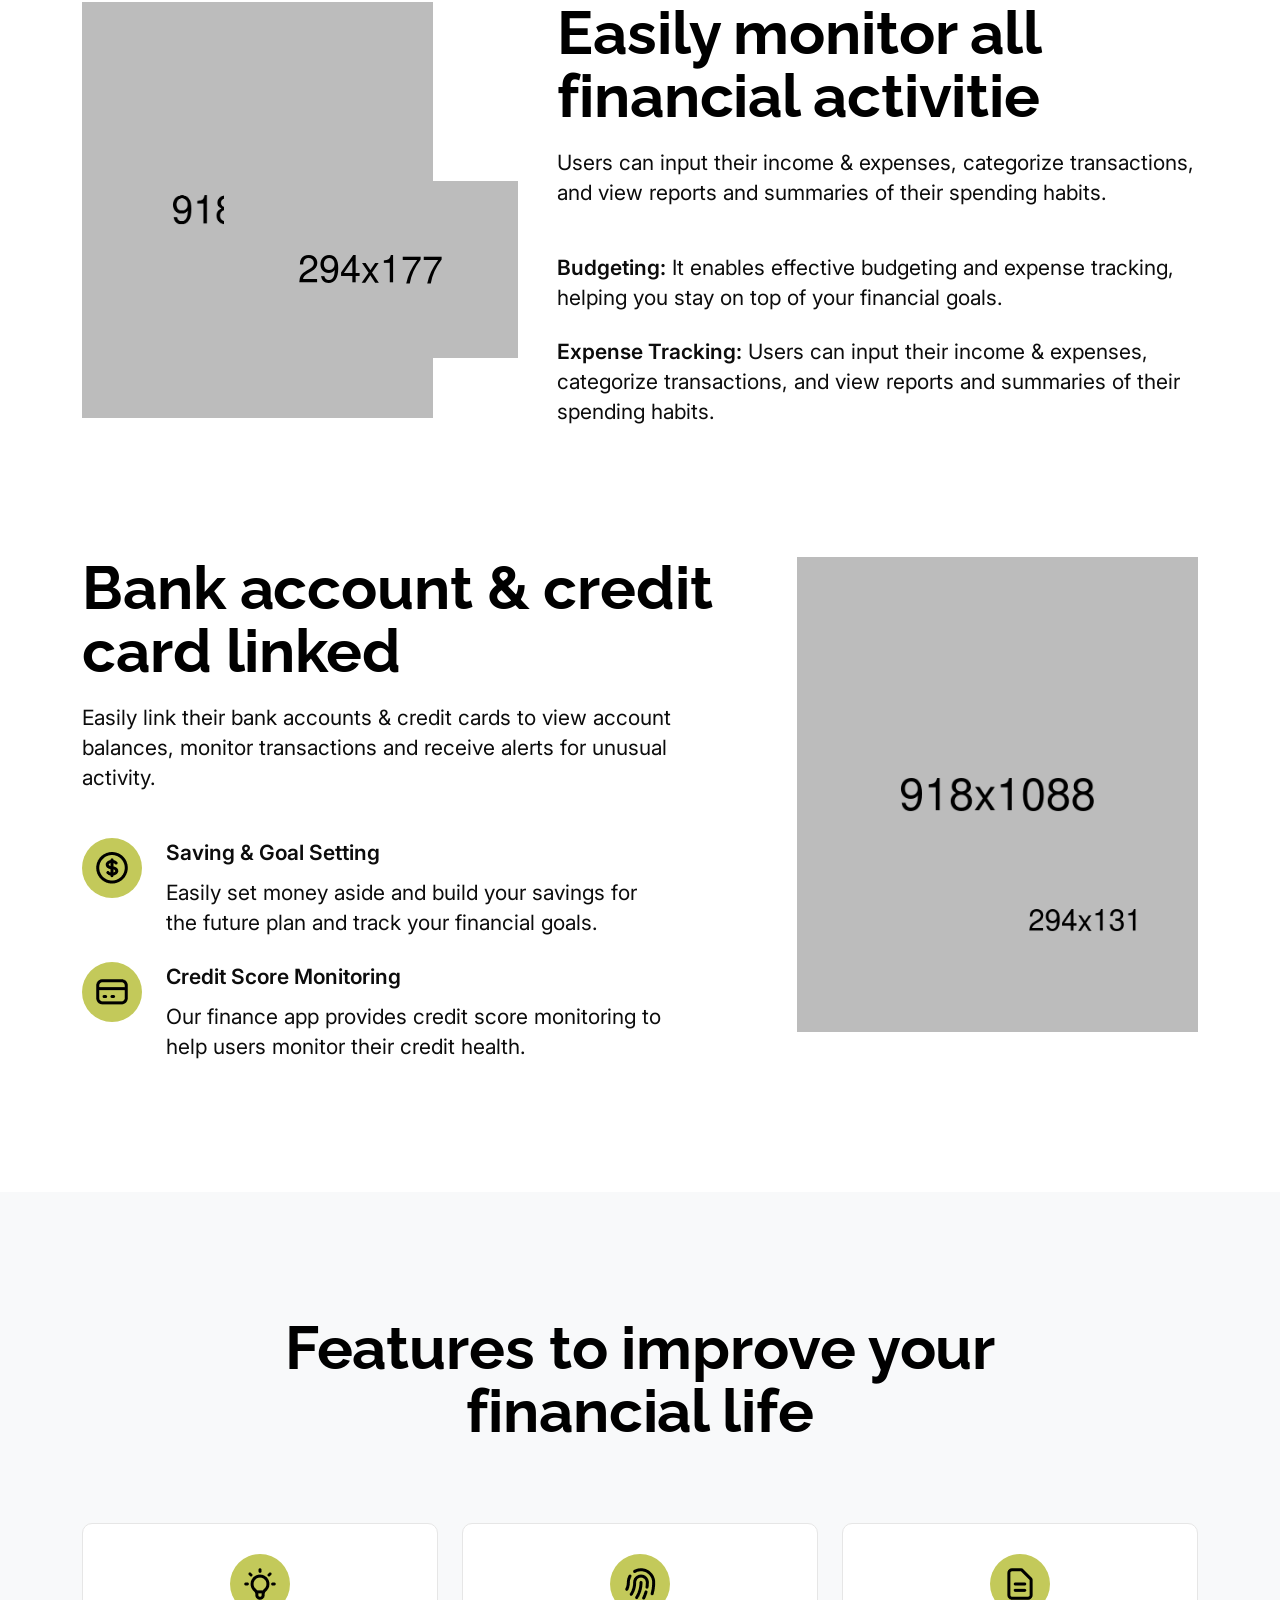
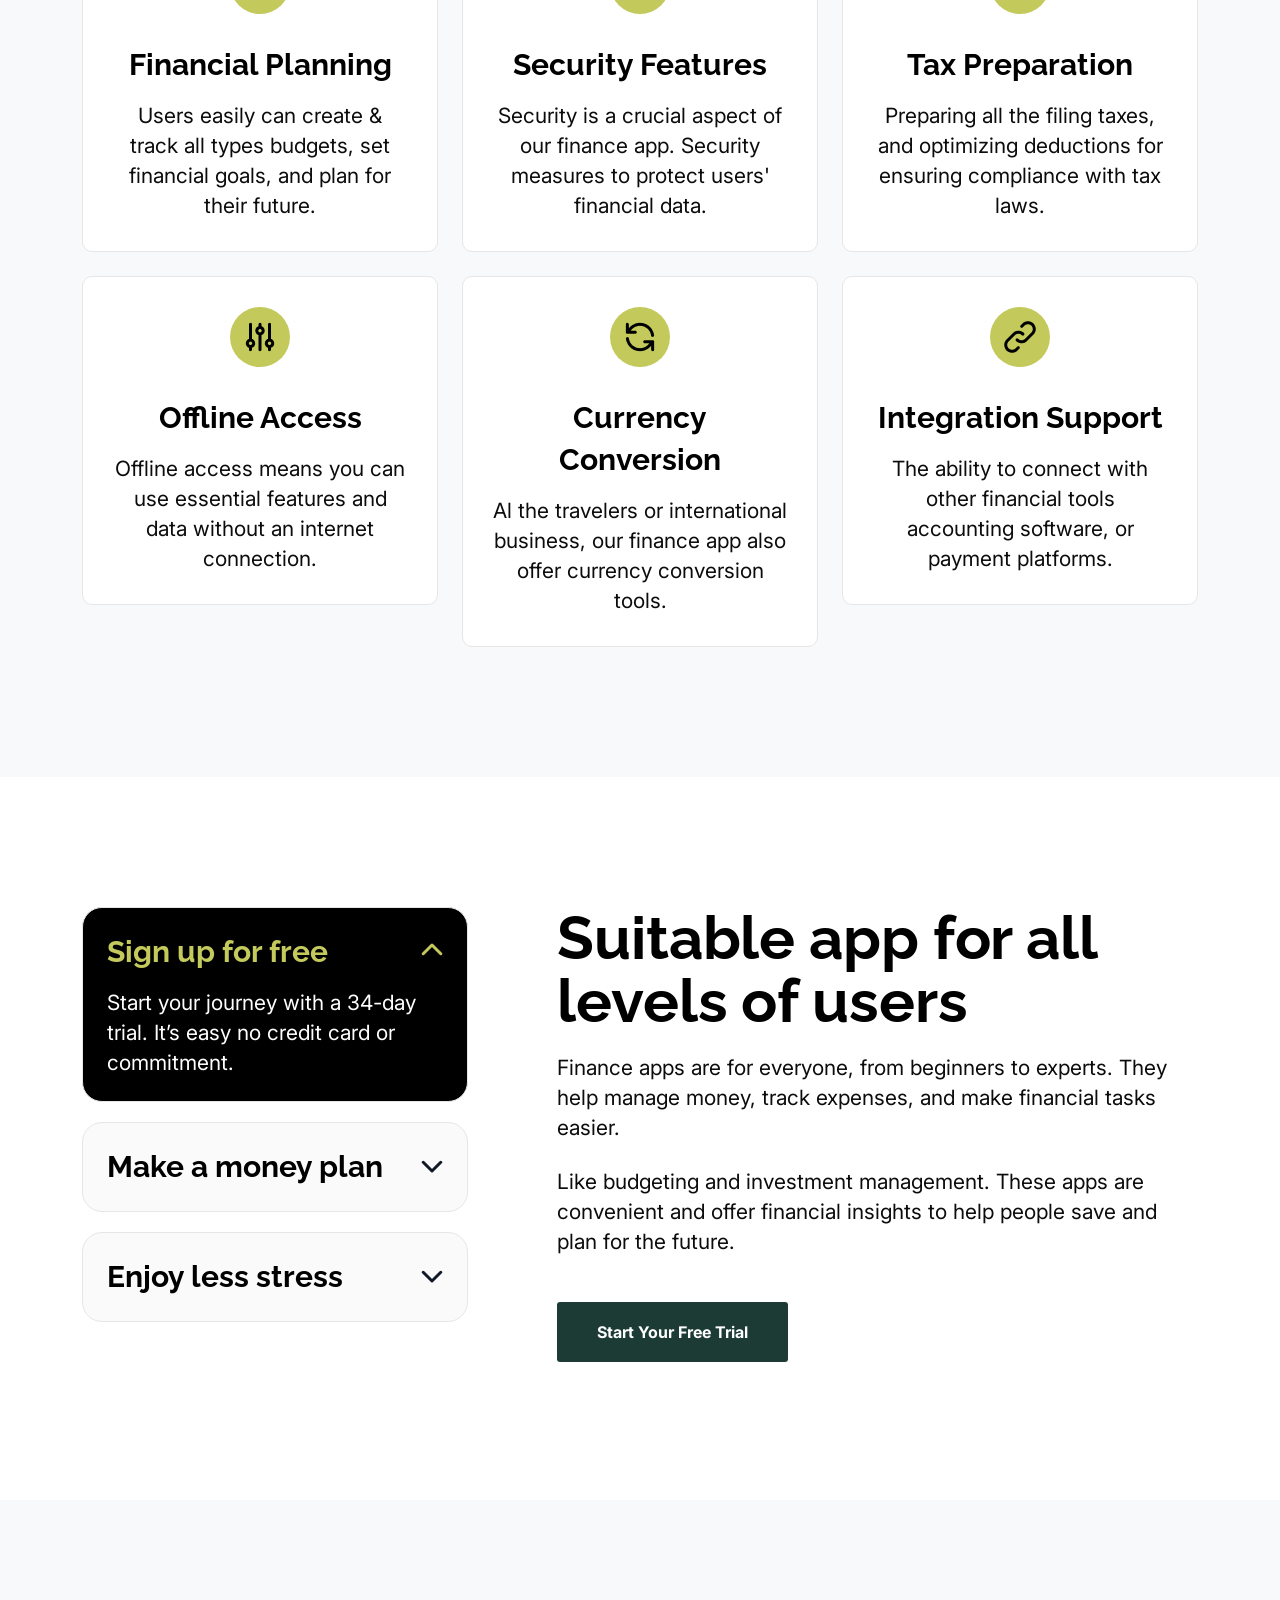
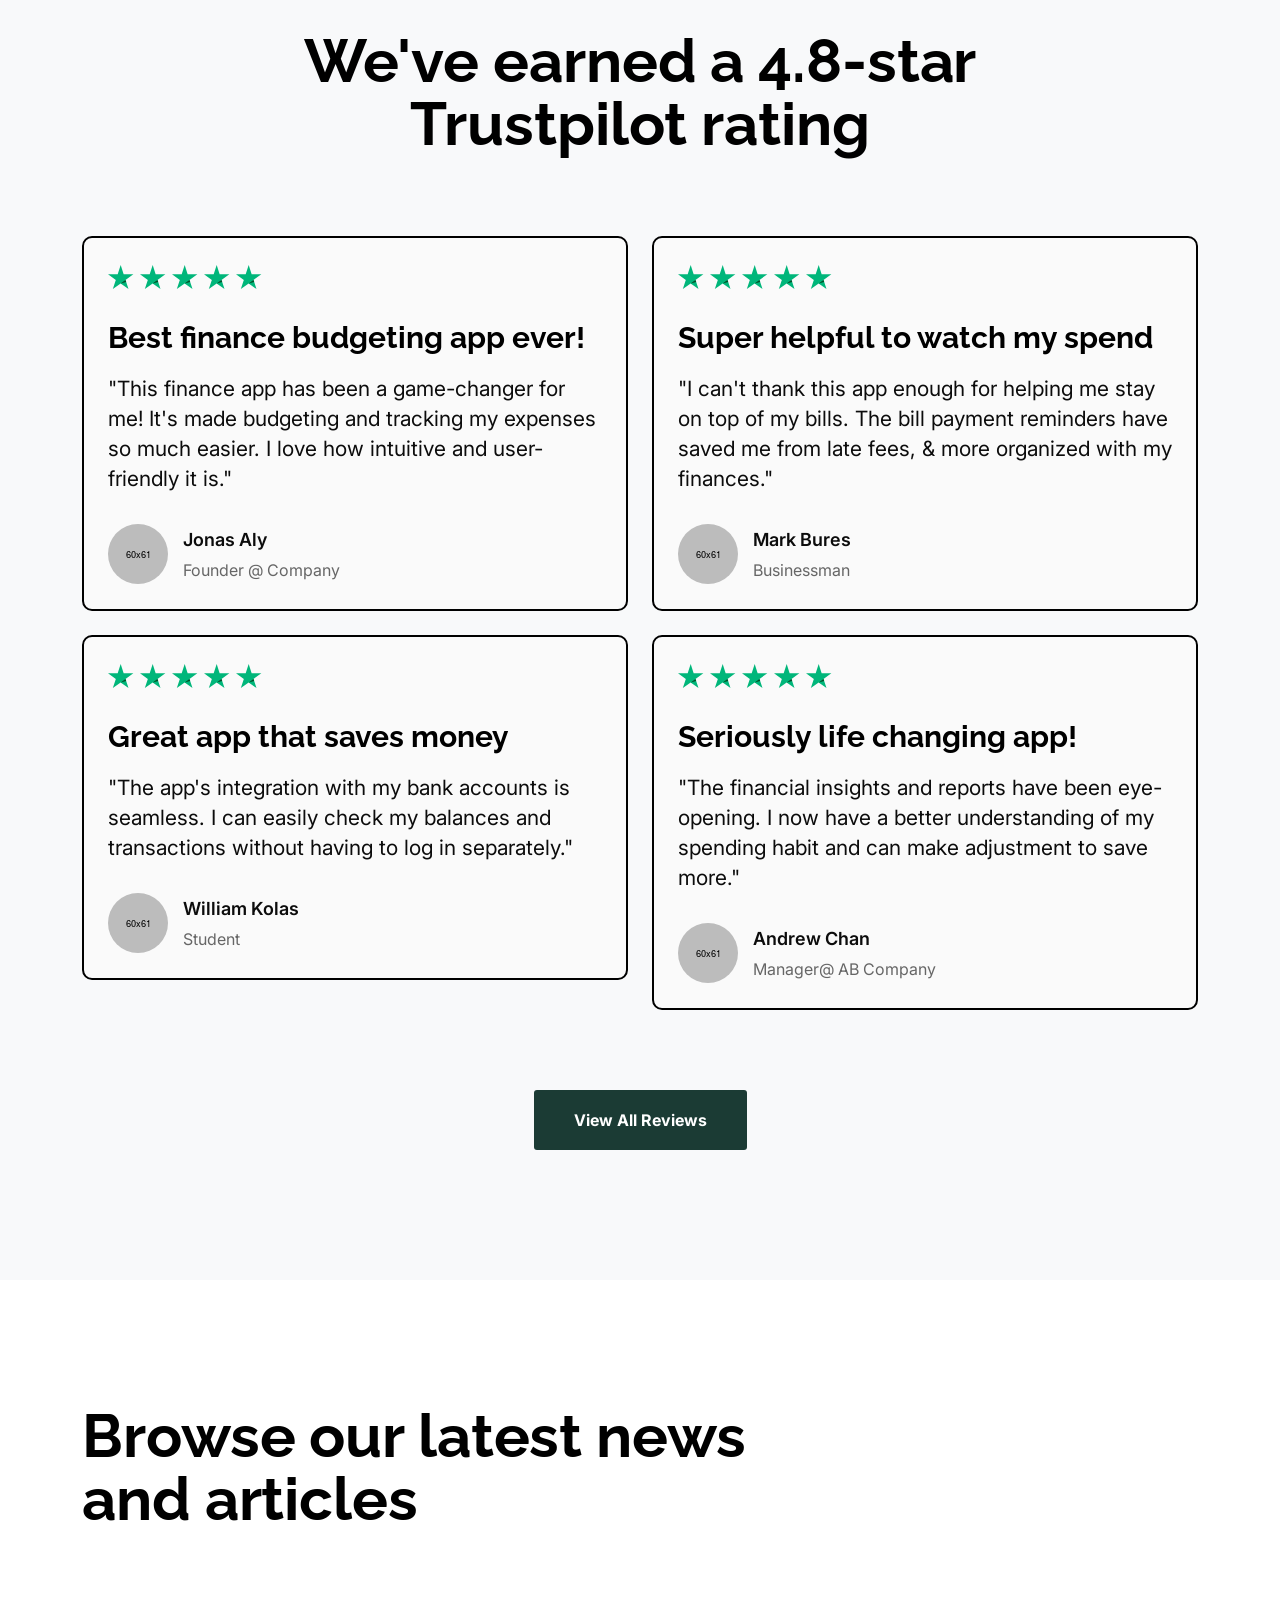
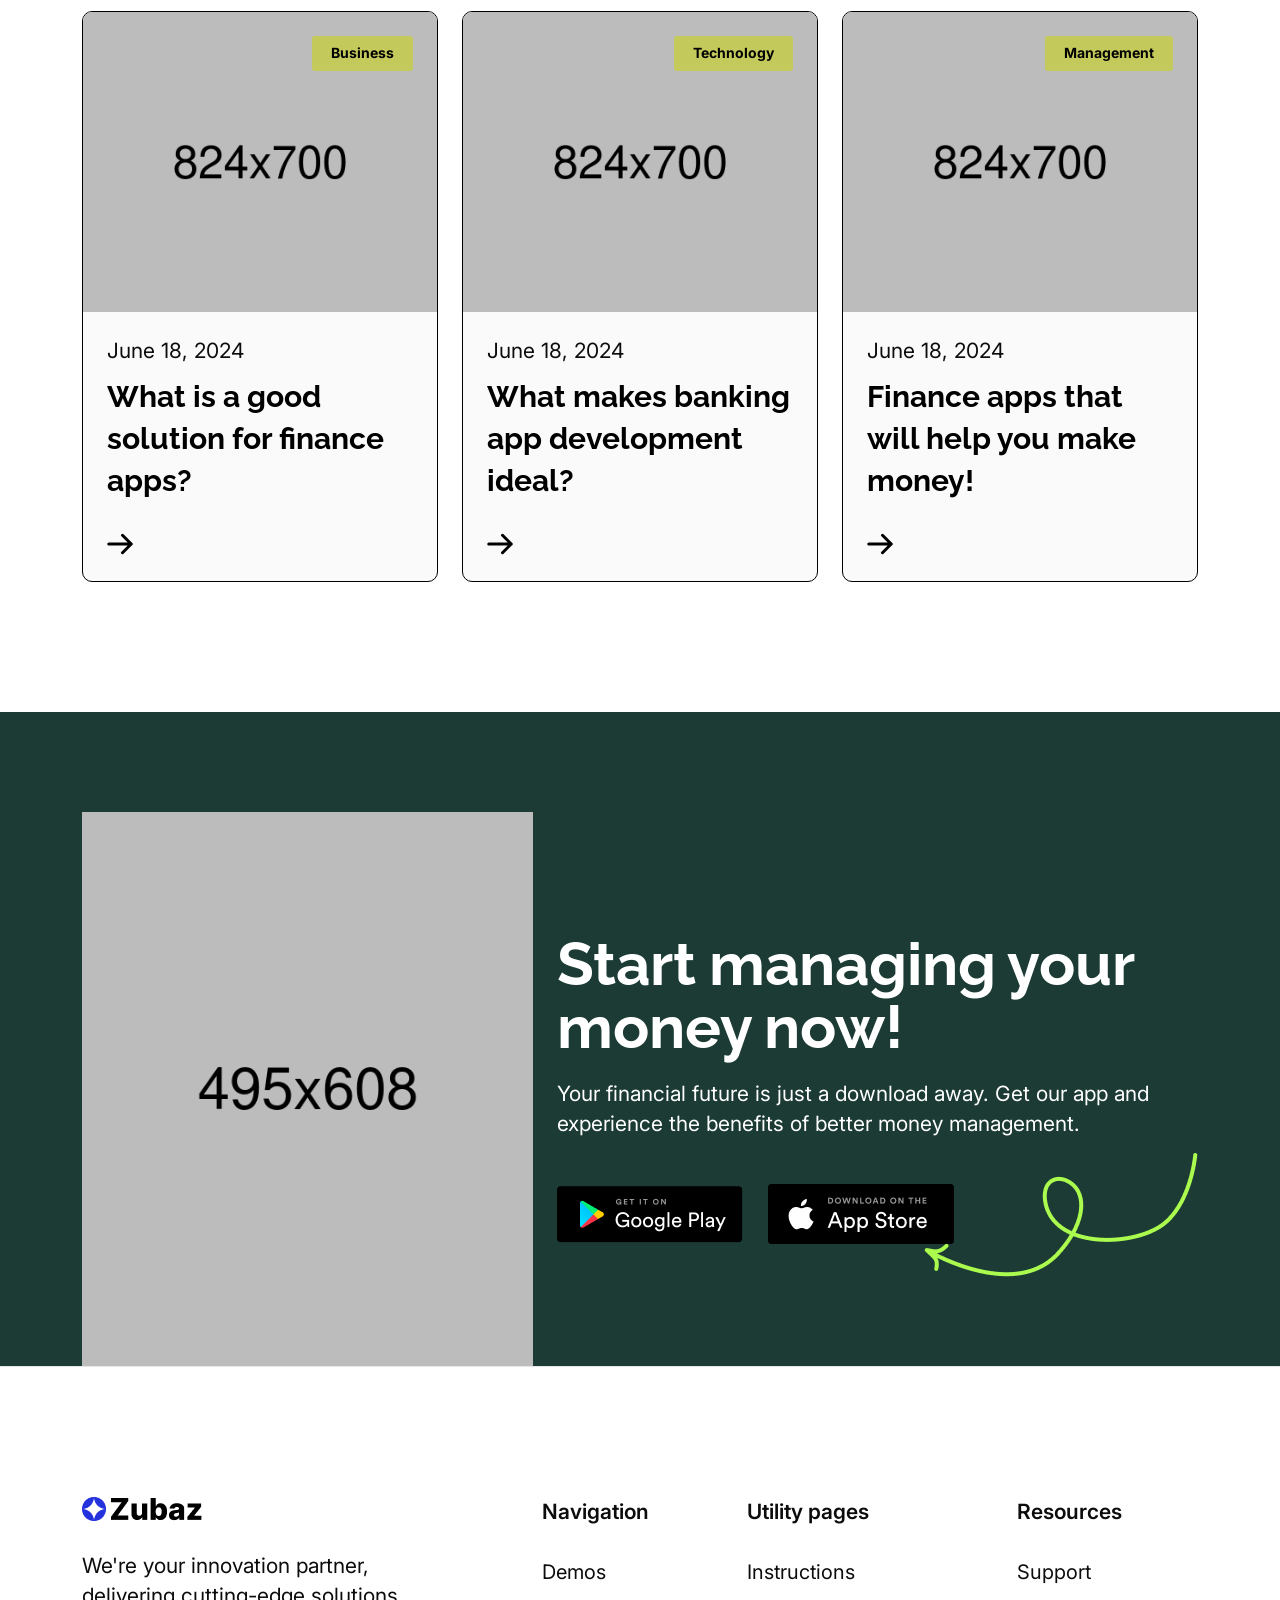
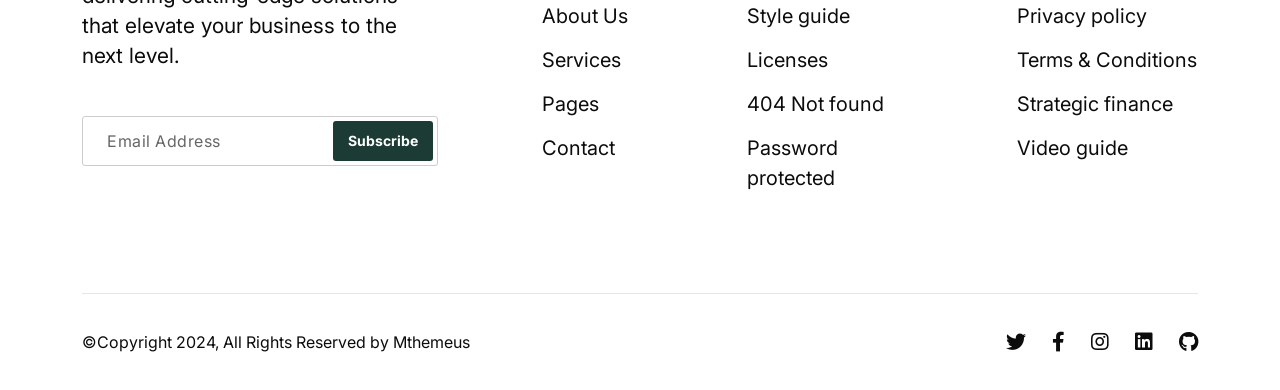
<file: index-04.html>
<!DOCTYPE html>
<html lang="en">

<head>
  <meta charset="UTF-8">
  <meta http-equiv="X-UA-Compatible" content="IE=edge">
  <meta name="viewport" content="width=device-width, initial-scale=1.0">
  <title>Zubuz || Responsive HTML 5 Template</title>

  <link rel="shortcut icon" href="assets/images/favicon.ico" type="image/x-icon">
  <link rel="icon" href="assets/images/favicon.ico" type="image/x-icon">
  <!--- End favicon-->

  <link href="https://fonts.googleapis.com/css2?family=Inter:wght@400;600&family=Raleway:wght@600;700&display=swap" rel="stylesheet">
  <!-- End google font  -->

  <link rel="stylesheet" href="assets/css/bootstrap.min.css">
  <link rel="stylesheet" href="assets/css/magnific-popup.css">
  <link rel="stylesheet" href="assets/css/slick.css">
  <link rel="stylesheet" href="assets/css/animate.css">
  <link rel="stylesheet" href="assets/css/fontawesome.css">


  <!-- Code Editor  -->

  <link rel="stylesheet" href="assets/css/main.css">
  <link rel="stylesheet" href="assets/css/app.min.css">
</head>

<body class="light">

  <div class="zubuz-preloader-wrap">
    <div class="zubuz-preloader">
      <div></div>
      <div></div>
      <div></div>
      <div></div>
    </div>
  </div>




  <header class="site-header site-header--menu-center zubuz-header-section" id="sticky-menu">
    <div class="container">
      <nav class="navbar site-navbar">
        <!-- Brand Logo-->
        <div class="brand-logo">
          <a href="index.html">
            <img src="assets/images/logo/logo-dark.png" alt="" class="light-version-logo">
          </a>
        </div>
        <div class="menu-block-wrapper">
          <div class="menu-overlay"></div>
          <nav class="menu-block" id="append-menu-header">
            <div class="mobile-menu-head">
              <div class="go-back">
                <i class="fa fa-angle-left"></i>
              </div>
              <div class="current-menu-title"></div>
              <div class="mobile-menu-close">&times;</div>
            </div>
            <ul class="site-menu-main">
              <li class="nav-item nav-item-has-children">
                <a href="#" class="nav-link-item drop-trigger">Demo <i class="fas fa-angle-down"></i></a>
                <ul class="sub-menu" id="submenu-1">
                  <li class="sub-menu--item">
                    <a href="index.html">
                      <span class="menu-item-text">Finance App</span>
                    </a>
                  </li>
                  <li class="sub-menu--item">
                    <a href="index-02.html">
                      <span class="menu-item-text">CRM Platform</span>
                    </a>
                  </li>
                  <li class="sub-menu--item">
                    <a href="index-03.html">
                      <span class="menu-item-text">SaaS Startups</span>
                    </a>
                  </li>
                </ul>
              </li>
              <li class="nav-item">
                <a href="about-us.html" class="nav-link-item">About Us</a>
              </li>
              <li class="nav-item nav-item-has-children">
                <a href="#" class="nav-link-item drop-trigger">Pages <i class="fas fa-angle-down"></i></a>
                <ul class="sub-menu" id="submenu-2">
                  <li class="sub-menu--item">
                    <a href="about-us.html">
                      <span class="menu-item-text">About Us</span>
                    </a>
                  </li>
                  <li class="sub-menu--item">
                    <a href="pricing.html">
                      <span class="menu-item-text">Pricing</span>
                    </a>
                  </li>
                  <li class="sub-menu--item nav-item-has-children">
                    <a href="#" data-menu-get="h3" class="drop-trigger">blog <i class="fas fa-angle-down"></i></a>
                    <ul class="sub-menu shape-none" id="submenu-3">
                      <li class="sub-menu--item">
                        <a href="blog.html">
                          <span class="menu-item-text">Our Blog</span>
                        </a>
                      </li>
                      <li class="sub-menu--item">
                        <a href="blog-column-one.html">
                          <span class="menu-item-text">blog column one</span>
                        </a>
                      </li>
                      <li class="sub-menu--item">
                        <a href="blog-column-two.html">
                          <span class="menu-item-text">blog column two</span>
                        </a>
                      </li>
                      <li class="sub-menu--item">
                        <a href="single-blog.html">
                          <span class="menu-item-text">blog details</span>
                        </a>
                      </li>
                    </ul>
                  </li>
                  <li class="sub-menu--item nav-item-has-children">
                    <a href="#" data-menu-get="h3" class="drop-trigger">Service<i class="fas fa-angle-down"></i>
                    </a>
                    <ul class="sub-menu shape-none" id="submenu-4">
                      <li class="sub-menu--item">
                        <a href="service.html">
                          <span class="menu-item-text">service</span>
                        </a>
                      </li>
                      <li class="sub-menu--item">
                        <a href="single-service.html">
                          <span class="menu-item-text">service details</span>
                        </a>
                      </li>
                    </ul>
                  </li>
                  <li class="sub-menu--item nav-item-has-children">
                    <a href="#" data-menu-get="h3" class="drop-trigger">Team<i class="fas fa-angle-down"></i>
                    </a>
                    <ul class="sub-menu shape-none" id="submenu-5">
                      <li class="sub-menu--item">
                        <a href="team.html">
                          <span class="menu-item-text">team</span>
                        </a>
                      </li>
                      <li class="sub-menu--item">
                        <a href="single-team.html">
                          <span class="menu-item-text">team details</span>
                        </a>
                      </li>
                    </ul>
                  </li>
                  <li class="sub-menu--item nav-item-has-children">
                    <a href="#" data-menu-get="h3" class="drop-trigger">Career<i class="fas fa-angle-down"></i>
                    </a>
                    <ul class="sub-menu shape-none" id="submenu-6">
                      <li class="sub-menu--item">
                        <a href="career.html">
                          <span class="menu-item-text">Career</span>
                        </a>
                      </li>
                      <li class="sub-menu--item">
                        <a href="single-career.html">
                          <span class="menu-item-text">Career details</span>
                        </a>
                      </li>
                    </ul>
                  </li>
                  <li class="sub-menu--item nav-item-has-children">
                    <a href="#" data-menu-get="h3" class="drop-trigger">Portfolio<i class="fas fa-angle-down"></i>
                    </a>
                    <ul class="sub-menu shape-none" id="submenu-7">
                      <li class="sub-menu--item">
                        <a href="portfolio-grid.html">
                          <span class="menu-item-text">portfolio gird</span>
                        </a>
                      </li>
                      <li class="sub-menu--item">
                        <a href="portfolio-classic.html">
                          <span class="menu-item-text">portfolio classic</span>
                        </a>
                      </li>
                      <li class="sub-menu--item">
                        <a href="single-portfolio.html">
                          <span class="menu-item-text">Single Portfolio</span>
                        </a>
                      </li>
                    </ul>
                  </li>
                  <li class="sub-menu--item nav-item-has-children">
                    <a href="#" data-menu-get="h3" class="drop-trigger">Utility<i class="fas fa-angle-down"></i>
                    </a>
                    <ul class="sub-menu shape-none" id="submenu-8">
                      <li class="sub-menu--item">
                        <a href="faq.html">
                          <span class="menu-item-text">faq</span>
                        </a>
                      </li>
                      <li class="sub-menu--item">
                        <a href="errors-404.html">
                          <span class="menu-item-text">Error 404</span>
                        </a>
                      </li>
                      <li class="sub-menu--item">
                        <a href="integrations.html">
                          <span class="menu-item-text">integrations</span>
                        </a>
                      </li>
                      <li class="sub-menu--item">
                        <a href="testimonials.html">
                          <span class="menu-item-text">testimonials</span>
                        </a>
                      </li>
                      <li class="sub-menu--item">
                        <a href="coming-soon.html">
                          <span class="menu-item-text">Coming Soon</span>
                        </a>
                      </li>
                    </ul>
                  </li>
                  <li class="sub-menu--item nav-item-has-children">
                    <a href="#" data-menu-get="h3" class="drop-trigger">Account<i class="fas fa-angle-down"></i>
                    </a>
                    <ul class="sub-menu shape-none" id="submenu-9">
                      <li class="sub-menu--item">
                        <a href="sign-up.html">
                          <span class="menu-item-text">sign up</span>
                        </a>
                      </li>
                      <li class="sub-menu--item">
                        <a href="sign-in.html">
                          <span class="menu-item-text">sign in</span>
                        </a>
                      </li>
                      <li class="sub-menu--item">
                        <a href="reset-password.html">
                          <span class="menu-item-text">reset password</span>
                        </a>
                      </li>
                    </ul>
                  </li>
                </ul>
              </li>
              <li class="nav-item nav-item-has-children">
                <a href="#" class="nav-link-item drop-trigger">Blog <i class="fas fa-angle-down"></i></a>
                <ul class="sub-menu" id="submenu-10">
                  <li class="sub-menu--item">
                    <a href="blog.html">
                      <span class="menu-item-text">Our Blog</span>
                    </a>
                  </li>
                  <li class="sub-menu--item">
                    <a href="blog-column-one.html">
                      <span class="menu-item-text">blog column one</span>
                    </a>
                  </li>
                  <li class="sub-menu--item">
                    <a href="blog-column-two.html">
                      <span class="menu-item-text">blog column two</span>
                    </a>
                  </li>
                  <li class="sub-menu--item">
                    <a href="single-blog.html">
                      <span class="menu-item-text">blog details</span>
                    </a>
                  </li>
                </ul>
              </li>
              <li class="nav-item">
                <a href="contact-us.html" class="nav-link-item">Contact Us</a>
              </li>
            </ul>
          </nav>
        </div>

        <div class="header-btn header-btn-l1 ms-auto d-none d-xs-inline-flex">
          <div class="zubuz-header-btn-wrap">
            <a class="zubuz-login-btn" href="sign-up.html">Login</a>
          </div>
          <a class="zubuz-default-btn zubuz-header-btn" href="contact-us.html">
            <span>Get Started</span>
          </a>
        </div>
        <!-- mobile menu trigger -->
        <div class="mobile-menu-trigger light">
          <span></span>
        </div>
        <!--/.Mobile Menu Hamburger Ends-->
      </nav>
    </div>
  </header>
  <!--End landex-header-section -->

  <div class="zubuz-hero-section" style="background-image: url(assets/images/v1/hero-shape1.png)">
    <div class="container">
      <div class="zubuz-hero-content center position-relative">
        <h1>Manage your money better than ever</h1>
        <p>Our finance app is designed to help individuals & businesses manage their financial activities and transactions. It serves various purposes related to personal and business finance.</p>
        <div class="zubuz-hero-btn-wrap center">
          <a class="zubuz-default-btn" href="contact-us.html"> <span>Start Your Free Trial</span> </a>
          <a class="video-init zubuz-hero-video" href="https://www.youtube.com/watch?v=SixdAQtWJQ8">
            <img src="assets/images/v1/play-btn.png" alt="">
            Watch A Demo
          </a>
        </div>
        <div class="zubuz-hero-shape">
          <img src="assets/images/v1/shape.png" alt="">
        </div>
      </div>
      <div class="zubuz-hero-bottom">
        <div class="zubuz-hero-thumb wow fadeInUpX">
          <img src="assets/images/v1/hero-mocup1.png" alt="">
        </div>
        <div class="zubuz-hero-card card1 wow zoomIn">
          <img src="assets/images/v1/h-card1.png" alt="">
        </div>
        <div class="zubuz-hero-card card2 wow zoomIn">
          <img src="assets/images/v1/h-card2.png" alt="">
        </div>
        <div class="zubuz-hero-card card3 wow zoomIn">
          <img src="assets/images/v1/h-card4.png" alt="">
        </div>
        <div class="zubuz-hero-card card4 wow zoomIn">
          <img src="assets/images/v1/h-card3.png" alt="">
        </div>
      </div>
    </div>
  </div>
  <!-- End section -->

  <div class="section dark-bg zubuz-section-padding4">
    <div class="container">
      <div class="row">
        <div class="col-lg-5">
          <div class="zubuz-brand-logo-content">
            <h3>Over 50,000 people rely on our app for their money choices</h3>
          </div>
        </div>
        <div class="col-lg-7">
          <div class="zubuz-brand-slider">
            <div class="zubuz-brand-item">
              <img src="assets/images/v1/b_1.png" alt="">
            </div>
            <div class="zubuz-brand-item">
              <img src="assets/images/v1/b_2.png" alt="">
            </div>
            <div class="zubuz-brand-item">
              <img src="assets/images/v1/b_3.png" alt="">
            </div>
            <div class="zubuz-brand-item">
              <img src="assets/images/v1/b_4.png" alt="">
            </div>
            <div class="zubuz-brand-item">
              <img src="assets/images/v1/b_5.png" alt="">
            </div>
            <div class="zubuz-brand-item">
              <img src="assets/images/v1/b_6.png" alt="">
            </div>
          </div>
          <div class="zubuz-brand-slider2">
            <div class="zubuz-brand-item">
              <img src="assets/images/v1/b_1.png" alt="">
            </div>
            <div class="zubuz-brand-item">
              <img src="assets/images/v1/b_2.png" alt="">
            </div>
            <div class="zubuz-brand-item">
              <img src="assets/images/v1/b_3.png" alt="">
            </div>
            <div class="zubuz-brand-item">
              <img src="assets/images/v1/b_4.png" alt="">
            </div>
            <div class="zubuz-brand-item">
              <img src="assets/images/v1/b_5.png" alt="">
            </div>
            <div class="zubuz-brand-item">
              <img src="assets/images/v1/b_6.png" alt="">
            </div>
          </div>
        </div>
      </div>

    </div>
  </div>
  <!-- End section -->

  <div class="section zubuz-section-padding2">
    <div class="container">
      <div class="row">
        <div class="col-lg-5">
          <div class="zubuz-thumb thumb-pr">
            <img src="assets/images/v1/mocup01.png" alt="">
            <div class="zubuz-thumb-card">
              <img src="assets/images/v1/card1.png" alt="">
            </div>
          </div>
        </div>
        <div class="col-lg-7 d-flex align-items-center">
          <div class="zubuz-default-content">
            <h2>Easily monitor all financial activitie</h2>
            <p>Users can input their income & expenses, categorize transactions, and view reports and summaries of their spending habits.</p>
            <div class="zubuz-extara-mt">
              <p><span class="font-semibold">Budgeting:</span> It enables effective budgeting and expense tracking, helping you stay on top of your financial goals.</p>
              <p><span class="font-semibold">Expense Tracking:</span> Users can input their income & expenses, categorize transactions, and view reports and summaries of their spending habits.</p>
            </div>
          </div>
        </div>
      </div>
    </div>
  </div>
  <!-- End section -->

  <div class="section zubuz-section-padding5">
    <div class="container">
      <div class="row">
        <div class="col-lg-5 order-lg-2">
          <div class="zubuz-thumb thumb-pl">
            <img src="assets/images/v1/mocup2.png" alt="">
            <div class="zubuz-thumb-card2">
              <img src="assets/images/v1/card2.png" alt="">
            </div>
          </div>
        </div>
        <div class="col-lg-7 d-flex align-items-center">
          <div class="zubuz-default-content">
            <h2>Bank account & credit card linked</h2>
            <p>Easily link their bank accounts & credit cards to view account balances, monitor transactions and receive alerts for unusual activity.</p>
            <div class="zubuz-extara-mt">
              <div class="zubuz-iconbox-wrap-left">
                <div class="zubuz-iconbox-icon">
                  <img src="assets/images/v1/icon1.png" alt="">
                </div>
                <div class="zubuz-iconbox-data">
                  <span>Saving & Goal Setting</span>
                  <p>Easily set money aside and build your savings for the future plan and track your financial goals.</p>
                </div>
              </div>
              <div class="zubuz-iconbox-wrap-left">
                <div class="zubuz-iconbox-icon">
                  <img src="assets/images/v1/icon2.png" alt="">
                </div>
                <div class="zubuz-iconbox-data">
                  <span>Credit Score Monitoring</span>
                  <p>Our finance app provides credit score monitoring to help users monitor their credit health.</p>
                </div>
              </div>
            </div>
          </div>
        </div>
      </div>
    </div>
  </div>
  <!-- End section -->

  <div class="section zubuz-section-padding3 bg-light">
    <div class="container">
      <div class="zubuz-section-title center">
        <h2>Features to improve your financial life</h2>
      </div>
      <div class="row">
        <div class="col-xl-4 col-md-6">
          <div class="zubuz-iconbox-wrap center">
            <div class="zubuz-iconbox-icon">
              <img src="assets/images/v1/icon3.png" alt="">
            </div>
            <div class="zubuz-iconbox-data">
              <h3>Financial Planning</h3>
              <p>Users easily can create & track all types budgets, set financial goals, and plan for their future.</p>
            </div>
          </div>
        </div>
        <div class="col-xl-4 col-md-6">
          <div class="zubuz-iconbox-wrap center">
            <div class="zubuz-iconbox-icon">
              <img src="assets/images/v1/icon4.png" alt="">
            </div>
            <div class="zubuz-iconbox-data">
              <h3>Security Features</h3>
              <p>Security is a crucial aspect of our finance app. Security measures to protect users' financial data.</p>
            </div>
          </div>
        </div>
        <div class="col-xl-4 col-md-6">
          <div class="zubuz-iconbox-wrap center">
            <div class="zubuz-iconbox-icon">
              <img src="assets/images/v1/icon5.png" alt="">
            </div>
            <div class="zubuz-iconbox-data">
              <h3>Tax Preparation</h3>
              <p>Preparing all the filing taxes, and optimizing deductions for ensuring compliance with tax laws.</p>
            </div>
          </div>
        </div>
        <div class="col-xl-4 col-md-6">
          <div class="zubuz-iconbox-wrap center">
            <div class="zubuz-iconbox-icon">
              <img src="assets/images/v1/icon6.png" alt="">
            </div>
            <div class="zubuz-iconbox-data">
              <h3>Offline Access</h3>
              <p>Offline access means you can use essential features and data without an internet connection.</p>
            </div>
          </div>
        </div>
        <div class="col-xl-4 col-md-6">
          <div class="zubuz-iconbox-wrap center">
            <div class="zubuz-iconbox-icon">
              <img src="assets/images/v1/icon7.png" alt="">
            </div>
            <div class="zubuz-iconbox-data">
              <h3>Currency Conversion</h3>
              <p>Al the travelers or international business, our finance app also offer currency conversion tools.</p>
            </div>
          </div>
        </div>
        <div class="col-xl-4 col-md-6">
          <div class="zubuz-iconbox-wrap center">
            <div class="zubuz-iconbox-icon">
              <img src="assets/images/v1/icon8.png" alt="">
            </div>
            <div class="zubuz-iconbox-data">
              <h3>Integration Support</h3>
              <p>The ability to connect with other financial tools accounting software, or payment platforms.</p>
            </div>
          </div>
        </div>
      </div>
    </div>
  </div>
  <!-- End Section -->

  <div class="scetion zubuz-section-padding2">
    <div class="container">
      <div class="row">
        <div class="col-lg-7 order-lg-2">
          <div class="zubuz-default-content">
            <h2>Suitable app for all levels of users</h2>
            <p>Finance apps are for everyone, from beginners to experts. They help manage money, track expenses, and make financial tasks easier.</p>
            <p>Like budgeting and investment management. These apps are convenient and offer financial insights to help people save and plan for the future.</p>
            <div class="zubuz-extara-mt">
              <a class="zubuz-default-btn" href="contact-us.html">
                <span>Start Your Free Trial</span>
              </a>
            </div>
          </div>
        </div>
        <div class="col-lg-5">
          <div class="zubuz-accordion-wrap" id="zubuz-accordion">
            <div class="zubuz-accordion-item open">
              <div class="zubuz-accordion-header">
                <h3>Sign up for free</h3>
                <div class="zubuz-active-icon">
                  <svg width="22" height="13" viewBox="0 0 22 13" fill="none" xmlns="http://www.w3.org/2000/svg">
                    <path d="M19.75 2.25L11 11L2.25 2.25" stroke="#111827" stroke-width="3" stroke-linecap="round" stroke-linejoin="round" />
                  </svg>
                </div>
              </div>
              <div class="zubuz-accordion-body">
                <p>Start your journey with a 34-day trial. It’s easy no credit card or commitment.</p>
              </div>
            </div>
            <div class="zubuz-accordion-item">
              <div class="zubuz-accordion-header">
                <h3>Make a money plan</h3>
                <div class="zubuz-active-icon">
                  <svg width="22" height="13" viewBox="0 0 22 13" fill="none" xmlns="http://www.w3.org/2000/svg">
                    <path d="M19.75 2.25L11 11L2.25 2.25" stroke="#111827" stroke-width="3" stroke-linecap="round" stroke-linejoin="round" />
                  </svg>
                </div>
              </div>
              <div class="zubuz-accordion-body">
                <p>Add your accounts and expenses, set savings targets, and share your plan.</p>
              </div>
            </div>
            <div class="zubuz-accordion-item">
              <div class="zubuz-accordion-header">
                <h3>Enjoy less stress</h3>
                <div class="zubuz-active-icon">
                  <svg width="22" height="13" viewBox="0 0 22 13" fill="none" xmlns="http://www.w3.org/2000/svg">
                    <path d="M19.75 2.25L11 11L2.25 2.25" stroke="#111827" stroke-width="3" stroke-linecap="round" stroke-linejoin="round" />
                  </svg>
                </div>
              </div>
              <div class="zubuz-accordion-body">
                <p>Start feeling confident, content, and secure in your financial life.</p>
              </div>
            </div>
          </div>
        </div>
      </div>
    </div>
  </div>
  <!-- End section -->

  <div class="section zubuz-section-padding2 bg-light">
    <div class="container">
      <div class="zubuz-section-title center">
        <h2>We've earned a 4.8-star Trustpilot rating</h2>
      </div>
      <div class="row">
        <div class="col-lg-6">
          <div class="zubuz-testimonial-wrap">
            <div class="zubuz-testimonial-rating">
              <ul>
                <li><img src="assets/images/icon/star-green.svg" alt=""></li>
                <li><img src="assets/images/icon/star-green.svg" alt=""></li>
                <li><img src="assets/images/icon/star-green.svg" alt=""></li>
                <li><img src="assets/images/icon/star-green.svg" alt=""></li>
                <li><img src="assets/images/icon/star-green.svg" alt=""></li>
              </ul>
            </div>
            <div class="zubuz-testimonial-data">
              <h3>Best finance budgeting app ever!</h3>
              <p>"This finance app has been a game-changer for me! It's made budgeting and tracking my expenses so much easier. I love how intuitive and user-friendly it is."</p>
            </div>
            <div class="zubuz-testimonial-author">
              <div class="zubuz-testimonial-author-thumb">
                <img src="assets/images/v1/t_user1.png" alt="">
              </div>
              <div class="zubuz-testimonial-author-data">
                <span>Jonas Aly</span>
                <p>Founder @ Company</p>
              </div>
            </div>
          </div>
        </div>
        <div class="col-lg-6">
          <div class="zubuz-testimonial-wrap">
            <div class="zubuz-testimonial-rating">
              <ul>
                <li><img src="assets/images/icon/star-green.svg" alt=""></li>
                <li><img src="assets/images/icon/star-green.svg" alt=""></li>
                <li><img src="assets/images/icon/star-green.svg" alt=""></li>
                <li><img src="assets/images/icon/star-green.svg" alt=""></li>
                <li><img src="assets/images/icon/star-green.svg" alt=""></li>
              </ul>
            </div>
            <div class="zubuz-testimonial-data">
              <h3>Super helpful to watch my spend</h3>
              <p>"I can't thank this app enough for helping me stay on top of my bills. The bill payment reminders have saved me from late fees, & more organized with my finances."</p>
            </div>
            <div class="zubuz-testimonial-author">
              <div class="zubuz-testimonial-author-thumb">
                <img src="assets/images/v1/t_user2.png" alt="">
              </div>
              <div class="zubuz-testimonial-author-data">
                <span>Mark Bures</span>
                <p>Businessman</p>
              </div>
            </div>
          </div>
        </div>
        <div class="col-lg-6">
          <div class="zubuz-testimonial-wrap">
            <div class="zubuz-testimonial-rating">
              <ul>
                <li><img src="assets/images/icon/star-green.svg" alt=""></li>
                <li><img src="assets/images/icon/star-green.svg" alt=""></li>
                <li><img src="assets/images/icon/star-green.svg" alt=""></li>
                <li><img src="assets/images/icon/star-green.svg" alt=""></li>
                <li><img src="assets/images/icon/star-green.svg" alt=""></li>
              </ul>
            </div>
            <div class="zubuz-testimonial-data">
              <h3>Great app that saves money</h3>
              <p>"The app's integration with my bank accounts is seamless. I can easily check my balances and transactions without having to log in separately."</p>
            </div>
            <div class="zubuz-testimonial-author">
              <div class="zubuz-testimonial-author-thumb">
                <img src="assets/images/v1/t_user3.png" alt="">
              </div>
              <div class="zubuz-testimonial-author-data">
                <span>William Kolas</span>
                <p>Student</p>
              </div>
            </div>
          </div>
        </div>
        <div class="col-lg-6">
          <div class="zubuz-testimonial-wrap">
            <div class="zubuz-testimonial-rating">
              <ul>
                <li><img src="assets/images/icon/star-green.svg" alt=""></li>
                <li><img src="assets/images/icon/star-green.svg" alt=""></li>
                <li><img src="assets/images/icon/star-green.svg" alt=""></li>
                <li><img src="assets/images/icon/star-green.svg" alt=""></li>
                <li><img src="assets/images/icon/star-green.svg" alt=""></li>
              </ul>
            </div>
            <div class="zubuz-testimonial-data">
              <h3>Seriously life changing app!</h3>
              <p>"The financial insights and reports have been eye-opening. I now have a better understanding of my spending habit and can make adjustment to save more."</p>
            </div>
            <div class="zubuz-testimonial-author">
              <div class="zubuz-testimonial-author-thumb">
                <img src="assets/images/v1/t_user4.png" alt="">
              </div>
              <div class="zubuz-testimonial-author-data">
                <span>Andrew Chan</span>
                <p>Manager@ AB Company</p>
              </div>
            </div>
          </div>
        </div>
      </div>
      <div class="zubuz-testimonial-btn">
        <a class="zubuz-default-btn" href="testimonials.html">
          <span>View All Reviews</span>
        </a>
      </div>
    </div>
  </div>
  <!-- End Section -->

  <div class="section zubuz-section-padding3">
    <div class="container">
      <div class="row">
        <div class="col-lg-8">
          <div class="zubuz-section-title">
            <h2>Browse our latest news and articles</h2>
          </div>
        </div>
      </div>
      <div class="row">
        <div class="col-xl-4 col-lg-6">
          <div class="zubuz-blog-wrap">
            <a href="">
              <div class="zubuz-blog-thumb">
                <img src="assets/images/blog/blog1.png" alt="">
                <div class="zubuz-blog-categorie">
                  Business
                </div>
              </div>
            </a>
            <div class="zubuz-blog-data">
              <p>June 18, 2024</p>
              <a href="">
                <h3>What is a good solution for finance apps?</h3>
              </a>
              <a class="zubuz-blog-btn" href="">
                <svg width="26" height="22" viewBox="0 0 26 22" fill="none" xmlns="http://www.w3.org/2000/svg">
                  <path d="M15.5 2.25L24.25 11M24.25 11L15.5 19.75M24.25 11L1.75 11" stroke="black" stroke-width="3" stroke-linecap="round" stroke-linejoin="round" />
                </svg>
              </a>
            </div>

          </div>
        </div>
        <div class="col-xl-4 col-lg-6">
          <div class="zubuz-blog-wrap">
            <a href="">
              <div class="zubuz-blog-thumb">
                <img src="assets/images/blog/blog2.png" alt="">
                <div class="zubuz-blog-categorie">
                  Technology
                </div>
              </div>
            </a>
            <div class="zubuz-blog-data">
              <p>June 18, 2024</p>
              <a href="">
                <h3>What makes banking app development ideal?</h3>
              </a>
              <a class="zubuz-blog-btn" href="">
                <svg width="26" height="22" viewBox="0 0 26 22" fill="none" xmlns="http://www.w3.org/2000/svg">
                  <path d="M15.5 2.25L24.25 11M24.25 11L15.5 19.75M24.25 11L1.75 11" stroke="black" stroke-width="3" stroke-linecap="round" stroke-linejoin="round" />
                </svg>
              </a>
            </div>
          </div>
        </div>
        <div class="col-xl-4 col-lg-6">
          <div class="zubuz-blog-wrap">
            <a href="">
              <div class="zubuz-blog-thumb">
                <img src="assets/images/blog/blog3.png" alt="">
                <div class="zubuz-blog-categorie">
                  Management
                </div>
              </div>
            </a>
            <div class="zubuz-blog-data">
              <p>June 18, 2024</p>
              <a href="">
                <h3>Finance apps that will help you make money!</h3>
              </a>
              <a class="zubuz-blog-btn" href="">
                <svg width="26" height="22" viewBox="0 0 26 22" fill="none" xmlns="http://www.w3.org/2000/svg">
                  <path d="M15.5 2.25L24.25 11M24.25 11L15.5 19.75M24.25 11L1.75 11" stroke="black" stroke-width="3" stroke-linecap="round" stroke-linejoin="round" />
                </svg>
              </a>
            </div>

          </div>
        </div>
      </div>
    </div>
  </div>
  <!-- End Section -->

  <div class="zubuz-cta-section blue-bg">
    <div class="container">
      <div class="row">
        <div class="col-lg-7 order-lg-2 d-flex align-items-center">
          <div class="zubuz-default-content light">
            <h2>Start managing your money now!</h2>
            <p>Your financial future is just a download away. Get our app and experience the benefits of better money management.</p>
            <div class="zubuz-extara-mt">
              <div class="zubuz-app-wrap">
                <a class="zubuz-app" href="contact-us.html"><img src="assets/images/v1/play-store.png" alt=""></a>
                <a class="zubuz-app" href="contact-us.html"><img src="assets/images/v1/app-store.png" alt=""></a>
                <div class="zubuz-cta-shape">
                  <img src="assets/images/v1/shape2.png" alt="">
                </div>
              </div>
            </div>
          </div>
        </div>
        <div class="col-lg-5">
          <div class="zubuz-cta-thumb">
            <img src="assets/images/v1/cta-mocup.png" alt="">
          </div>
        </div>
      </div>
    </div>
  </div>
  <!-- End section -->



  <footer class="zubuz-footer-section main-footer">
    <div class="container">
      <div class="zubuz-footer-top">
        <div class="row">
          <div class="col-xl-4 col-lg-12">
            <div class="zubuz-footer-textarea">
              <a href="">
                <img src="assets/images/logo/logo-dark.png" alt="">
              </a>
              <p>We're your innovation partner, delivering cutting-edge solutions that elevate your business to the next level.</p>
              <div class="zubuz-subscribe-one">
                <form action="#">
                  <input type="email" placeholder="Email Address">
                  <button class="zubuz-default-btn zubuz-subscription-btn one" id="zubuz-subscription-btn" type="submit">
                    <span>Subscribe</span>
                  </button>
                </form>
              </div>
            </div>
          </div>
          <div class="col-xl-3 col-md-4">
            <div class="zubuz-footer-menu extar-margin">
              <div class="zubuz-footer-title">
                <p>Navigation</p>
              </div>
              <ul>
                <li><a href="">Demos</a></li>
                <li><a href="">About Us</a></li>
                <li><a href="">Services</a></li>
                <li><a href="">Pages</a></li>
                <li><a href="">Contact</a></li>
              </ul>
            </div>
          </div>
          <div class="col-xl-2 col-md-4">
            <div class="zubuz-footer-menu">
              <div class="zubuz-footer-title">
                <p>Utility pages</p>
              </div>
              <ul>
                <li><a href="">Instructions</a></li>
                <li><a href="">Style guide</a></li>
                <li><a href="">Licenses</a></li>
                <li><a href="">404 Not found</a></li>
                <li><a href="">Password protected</a></li>
              </ul>
            </div>
          </div>
          <div class="col-xl-3 col-md-4">
            <div class="zubuz-footer-menu extar-margin">
              <div class="zubuz-footer-title">
                <p>Resources</p>
              </div>
              <ul>
                <li><a href="">Support</a></li>
                <li><a href="">Privacy policy</a></li>
                <li><a href="">Terms & Conditions</a></li>
                <li><a href="">Strategic finance</a></li>
                <li><a href="">Video guide</a></li>
              </ul>
            </div>
          </div>
        </div>
      </div>
      <div class="zubuz-footer-bottom">
        <div class="zubuz-social-icon order-md-2">
          <ul>
            <li>
              <a href="https://twitter.com/" target="_blank">
                <i class="fab fa-twitter"></i>
              </a>
            </li>
            <li>
              <a href="https://facebook.com/" target="_blank">
                <i class="fab fa-facebook-f"></i>
              </a>
            </li>
            <li>
              <a href="https://www.instagram.com/" target="_blank">
                <i class="fab fa-instagram"></i>
              </a>
            </li>
            <li>
              <a href="https://www.linkedin.com/" target="_blank">
                <i class="fab fa-linkedin"></i>
              </a>
            </li>
            <li>
              <a href="https://github.com/" target="_blank">
                <i class="fab fa-github"></i>
              </a>
            </li>
          </ul>
        </div>
        <div class="zubuz-copywright">
          <p> &copy;Copyright 2024, All Rights Reserved by Mthemeus</p>
        </div>
      </div>

    </div>
  </footer>





  <!-- scripts -->
  <script src="assets/js/jquery-3.6.0.min.js"></script>
  <script src="assets/js/bootstrap.bundle.min.js"></script>
  <script src="assets/js/menu/menu.js"></script>
  <script src="assets/js/isotope.pkgd.min.js"></script>
  <script src="assets/js/jquery.magnific-popup.min.js"></script>
  <script src="assets/js/slick.js"></script>
  <script src="assets/js/countdown.js"></script>
  <script src="assets/js/wow.min.js"></script>
  <script src="assets/js/faq.js"></script>

  <script src="assets/js/app.js"></script>


</body>
</html>
</file>
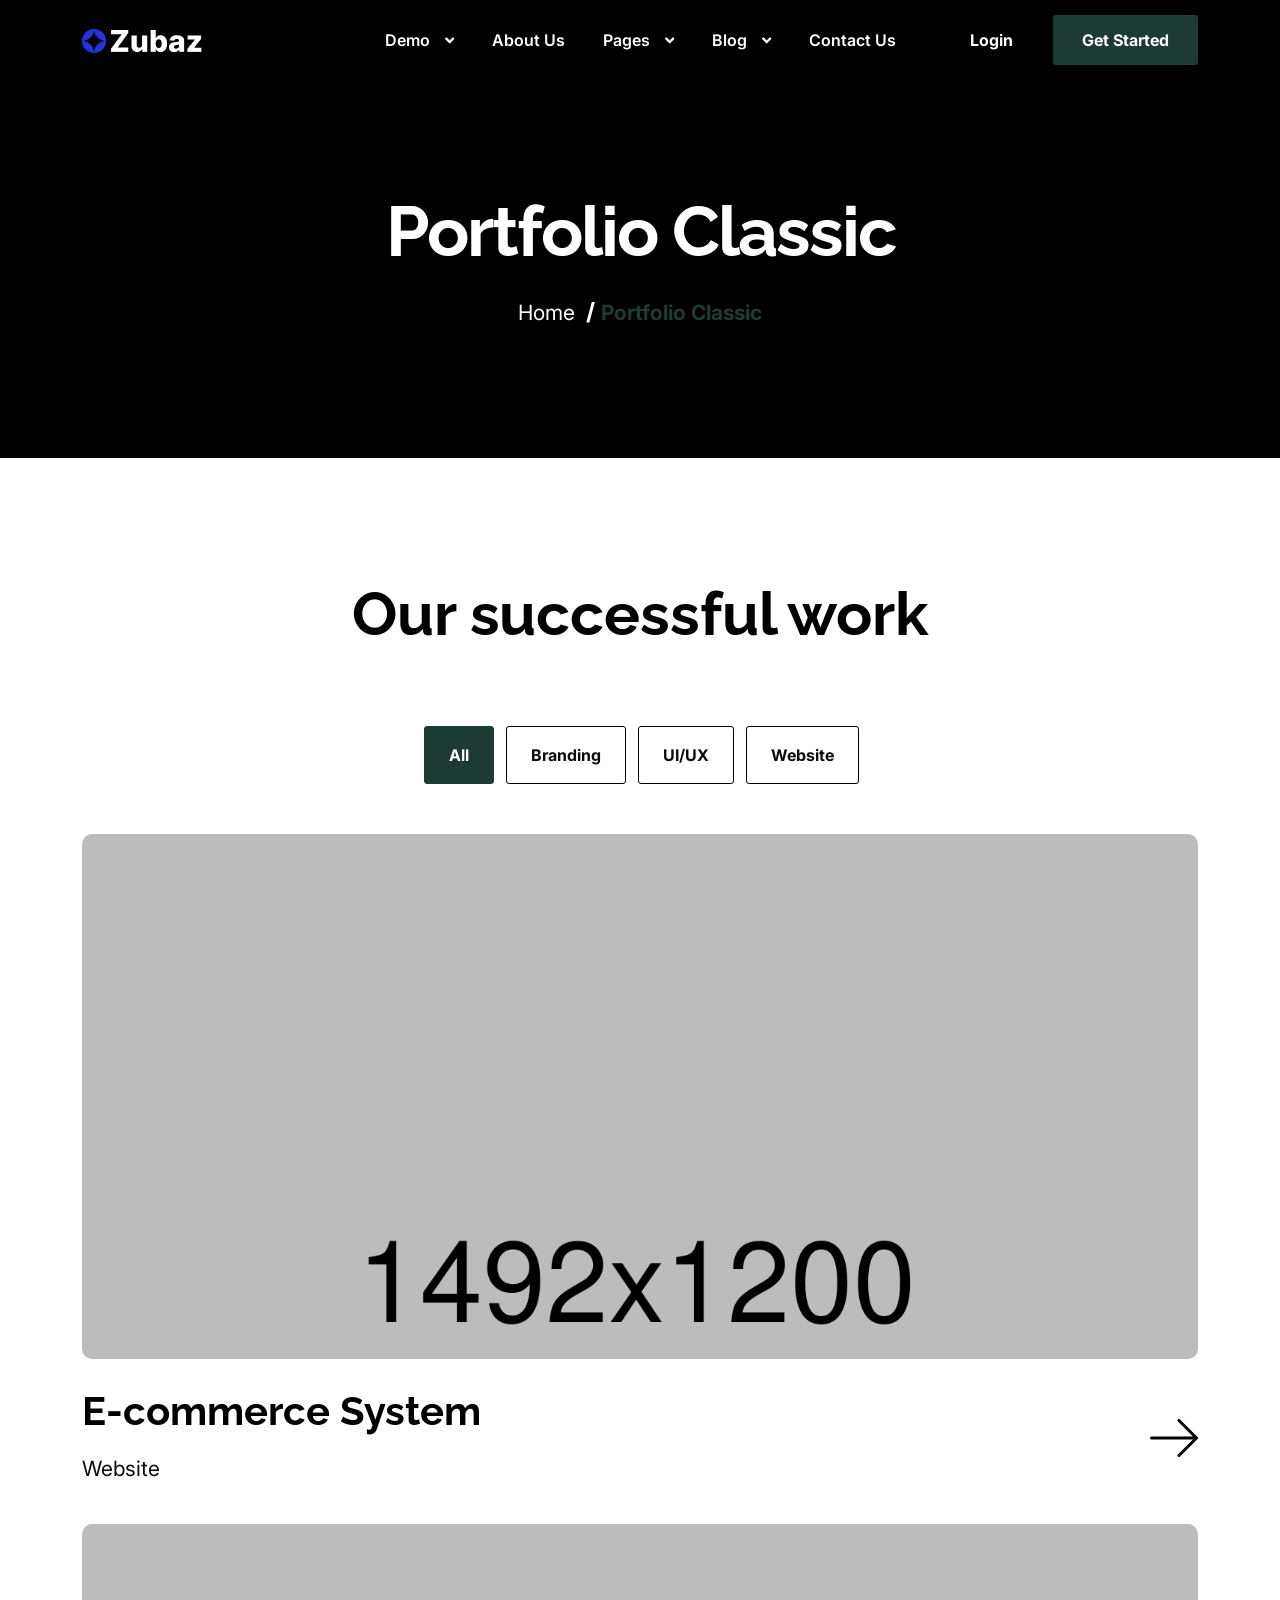
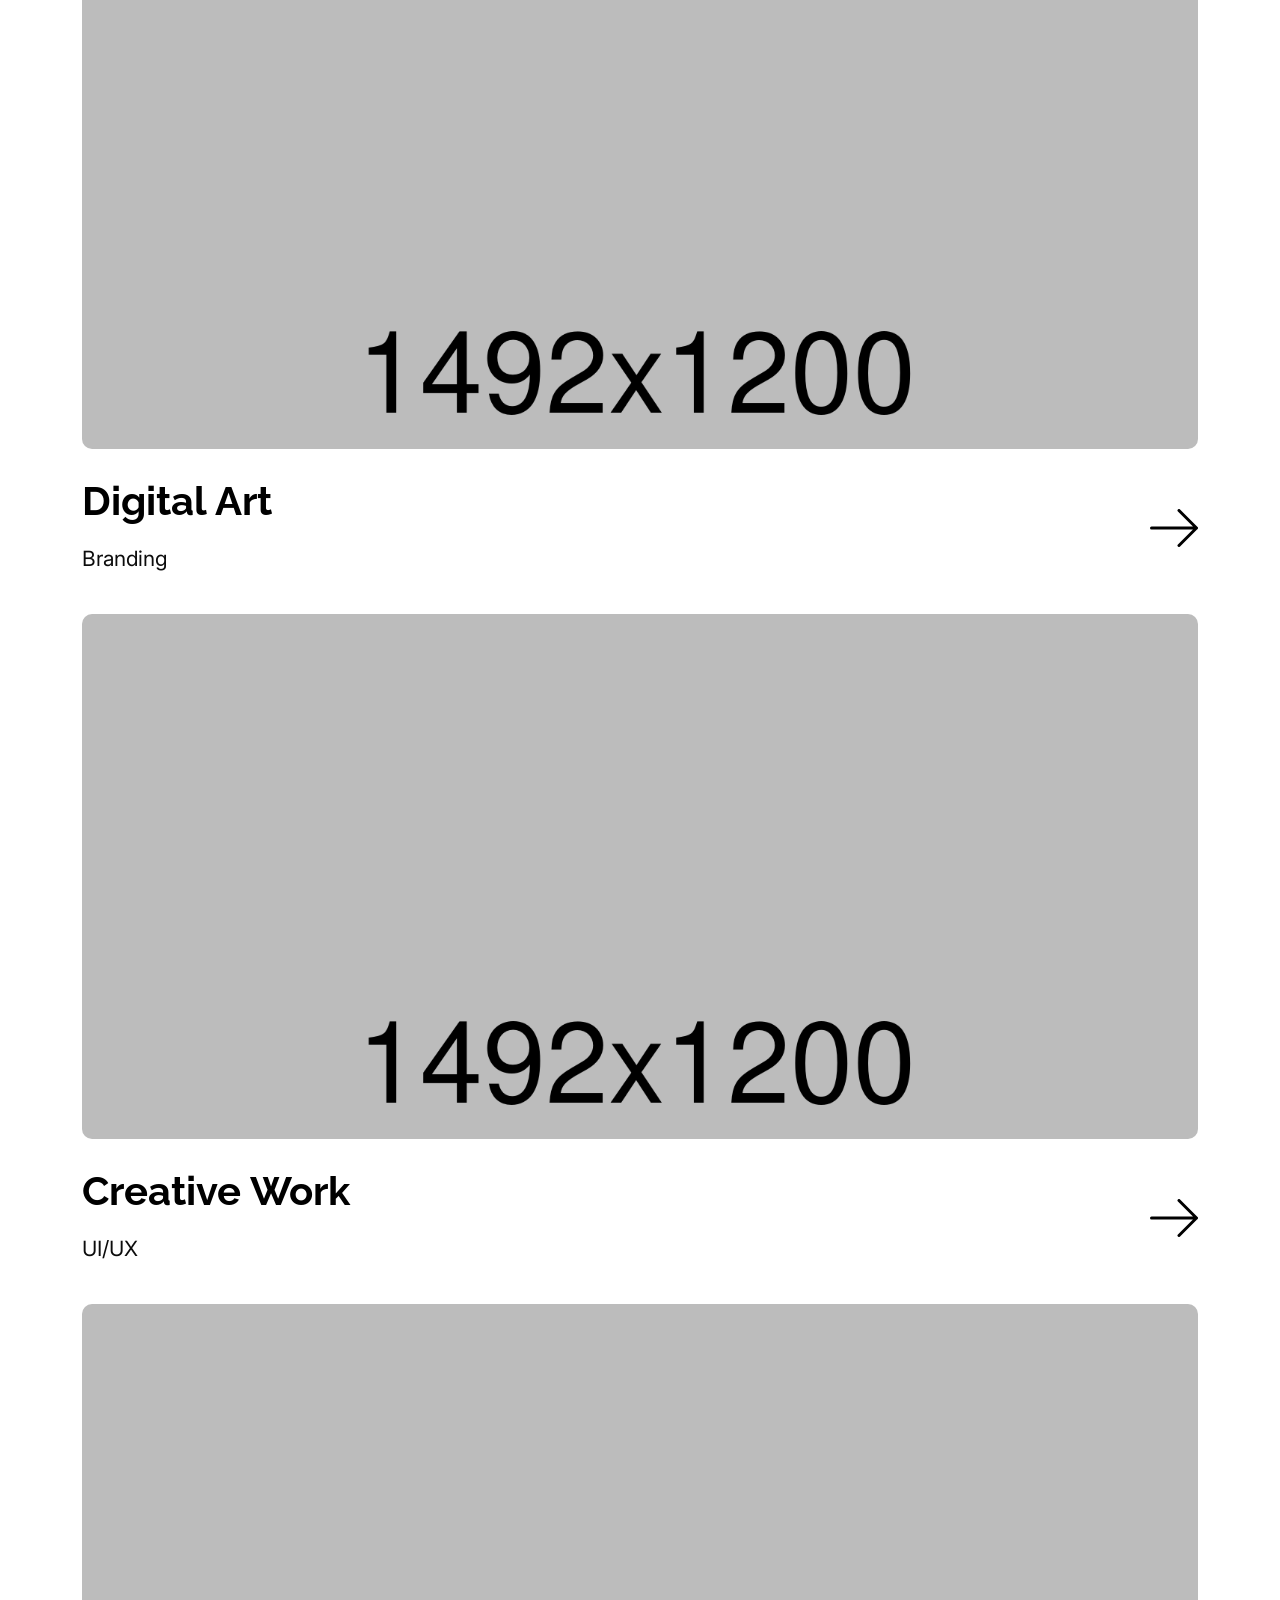
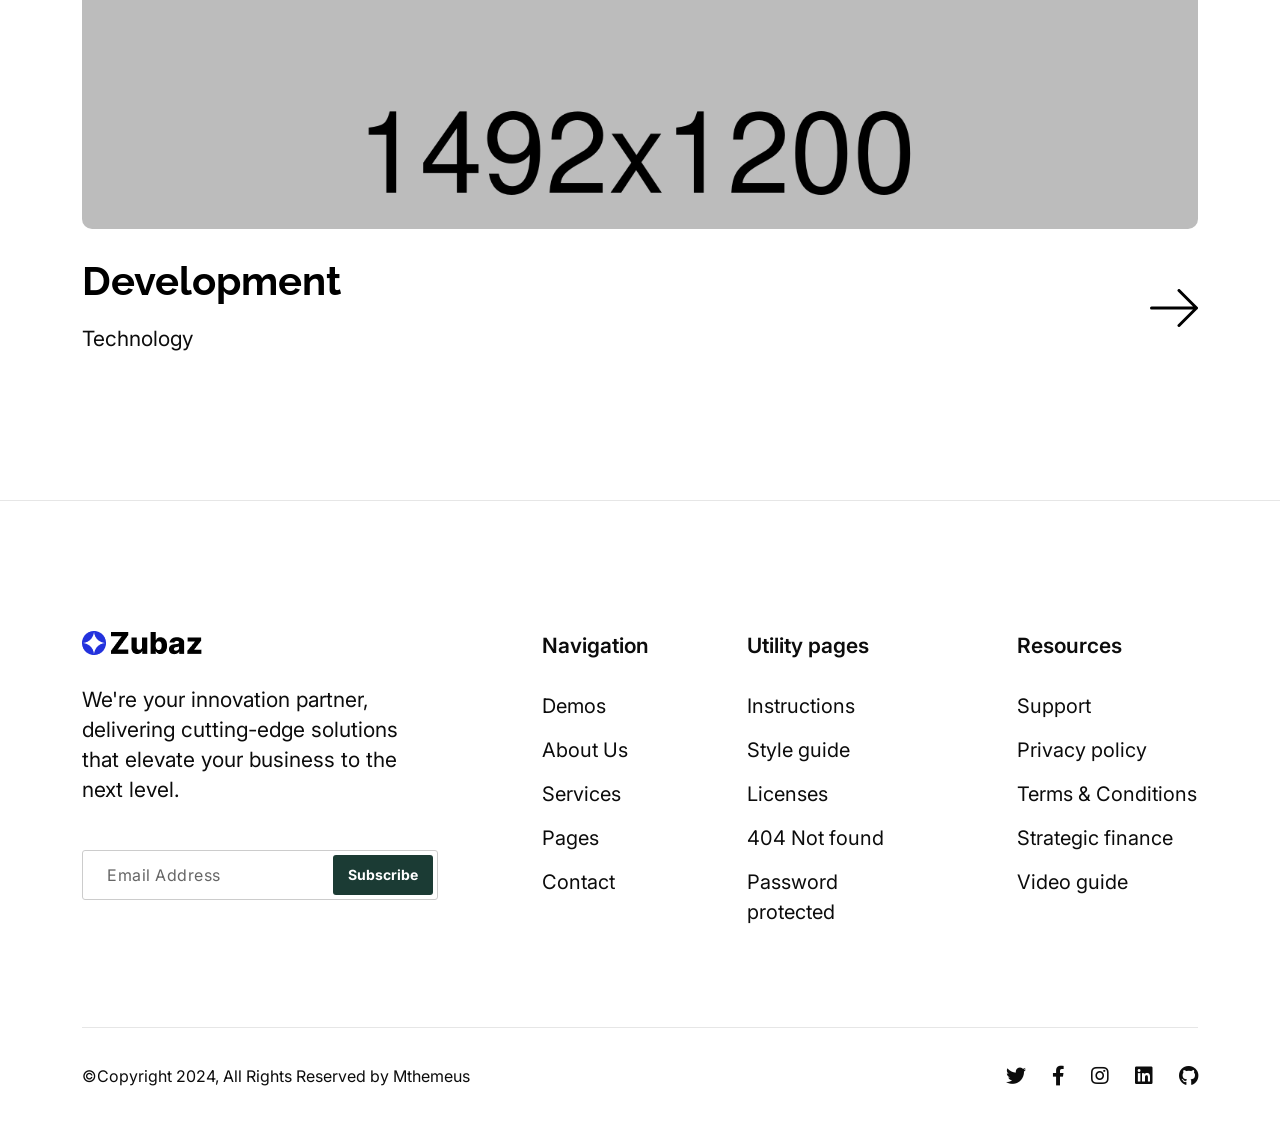
<file: portfolio-classic.html>
<!DOCTYPE html>
<html lang="en">

<head>
  <meta charset="UTF-8">
  <meta http-equiv="X-UA-Compatible" content="IE=edge">
  <meta name="viewport" content="width=device-width, initial-scale=1.0">
  <title>Zubuz || Responsive HTML 5 Template</title>

  <link rel="shortcut icon" href="assets/images/favicon.ico" type="image/x-icon">
  <link rel="icon" href="assets/images/favicon.ico" type="image/x-icon">
  <!--- End favicon-->

  <link href="https://fonts.googleapis.com/css2?family=Inter:wght@400;600&family=Raleway:wght@600;700&display=swap" rel="stylesheet">
  <!-- End google font  -->

  <link rel="stylesheet" href="assets/css/bootstrap.min.css">
  <link rel="stylesheet" href="assets/css/magnific-popup.css">
  <link rel="stylesheet" href="assets/css/slick.css">
  <link rel="stylesheet" href="assets/css/animate.css">
  <link rel="stylesheet" href="assets/css/fontawesome.css">


  <!-- Code Editor  -->

  <link rel="stylesheet" href="assets/css/main.css">
  <link rel="stylesheet" href="assets/css/app.min.css">
</head>

<body class="light">

  <div class="zubuz-preloader-wrap">
    <div class="zubuz-preloader">
      <div></div>
      <div></div>
      <div></div>
      <div></div>
    </div>
  </div>




  <header class="site-header site-header--menu-center zubuz-header-section dark-bg white-menu" id="sticky-menu">
    <div class="container">
      <nav class="navbar site-navbar">
        <!-- Brand Logo-->
        <div class="brand-logo">
          <a href="index.html">
            <img src="assets/images/logo/logo-white.png" alt="" class="light-version-logo">
          </a>
        </div>
        <div class="menu-block-wrapper">
          <div class="menu-overlay"></div>
          <nav class="menu-block" id="append-menu-header">
            <div class="mobile-menu-head">
              <div class="go-back">
                <i class="fa fa-angle-left"></i>
              </div>
              <div class="current-menu-title"></div>
              <div class="mobile-menu-close">&times;</div>
            </div>
            <ul class="site-menu-main">
              <li class="nav-item nav-item-has-children">
                <a href="#" class="nav-link-item drop-trigger">Demo <i class="fas fa-angle-down"></i></a>
                <ul class="sub-menu" id="submenu-1">
                  <li class="sub-menu--item">
                    <a href="index.html">
                      <span class="menu-item-text">Finance App</span>
                    </a>
                  </li>
                  <li class="sub-menu--item">
                    <a href="index-02.html">
                      <span class="menu-item-text">CRM Platform</span>
                    </a>
                  </li>
                  <li class="sub-menu--item">
                    <a href="index-03.html">
                      <span class="menu-item-text">SaaS Startups</span>
                    </a>
                  </li>
                </ul>
              </li>
              <li class="nav-item">
                <a href="about-us.html" class="nav-link-item">About Us</a>
              </li>
              <li class="nav-item nav-item-has-children">
                <a href="#" class="nav-link-item drop-trigger">Pages <i class="fas fa-angle-down"></i></a>
                <ul class="sub-menu" id="submenu-2">
                  <li class="sub-menu--item">
                    <a href="about-us.html">
                      <span class="menu-item-text">About Us</span>
                    </a>
                  </li>
                  <li class="sub-menu--item">
                    <a href="pricing.html">
                      <span class="menu-item-text">Pricing</span>
                    </a>
                  </li>
                  <li class="sub-menu--item nav-item-has-children">
                    <a href="#" data-menu-get="h3" class="drop-trigger">blog <i class="fas fa-angle-down"></i></a>
                    <ul class="sub-menu shape-none" id="submenu-3">
                      <li class="sub-menu--item">
                        <a href="blog.html">
                          <span class="menu-item-text">Our Blog</span>
                        </a>
                      </li>
                      <li class="sub-menu--item">
                        <a href="blog-column-one.html">
                          <span class="menu-item-text">blog column one</span>
                        </a>
                      </li>
                      <li class="sub-menu--item">
                        <a href="blog-column-two.html">
                          <span class="menu-item-text">blog column two</span>
                        </a>
                      </li>
                      <li class="sub-menu--item">
                        <a href="single-blog.html">
                          <span class="menu-item-text">blog details</span>
                        </a>
                      </li>
                    </ul>
                  </li>
                  <li class="sub-menu--item nav-item-has-children">
                    <a href="#" data-menu-get="h3" class="drop-trigger">Service<i class="fas fa-angle-down"></i>
                    </a>
                    <ul class="sub-menu shape-none" id="submenu-4">
                      <li class="sub-menu--item">
                        <a href="service.html">
                          <span class="menu-item-text">service</span>
                        </a>
                      </li>
                      <li class="sub-menu--item">
                        <a href="single-service.html">
                          <span class="menu-item-text">service details</span>
                        </a>
                      </li>
                    </ul>
                  </li>
                  <li class="sub-menu--item nav-item-has-children">
                    <a href="#" data-menu-get="h3" class="drop-trigger">Team<i class="fas fa-angle-down"></i>
                    </a>
                    <ul class="sub-menu shape-none" id="submenu-5">
                      <li class="sub-menu--item">
                        <a href="team.html">
                          <span class="menu-item-text">team</span>
                        </a>
                      </li>
                      <li class="sub-menu--item">
                        <a href="single-team.html">
                          <span class="menu-item-text">team details</span>
                        </a>
                      </li>
                    </ul>
                  </li>
                  <li class="sub-menu--item nav-item-has-children">
                    <a href="#" data-menu-get="h3" class="drop-trigger">Career<i class="fas fa-angle-down"></i>
                    </a>
                    <ul class="sub-menu shape-none" id="submenu-6">
                      <li class="sub-menu--item">
                        <a href="career.html">
                          <span class="menu-item-text">Career</span>
                        </a>
                      </li>
                      <li class="sub-menu--item">
                        <a href="single-career.html">
                          <span class="menu-item-text">Career details</span>
                        </a>
                      </li>
                    </ul>
                  </li>
                  <li class="sub-menu--item nav-item-has-children">
                    <a href="#" data-menu-get="h3" class="drop-trigger">Portfolio<i class="fas fa-angle-down"></i>
                    </a>
                    <ul class="sub-menu shape-none" id="submenu-7">
                      <li class="sub-menu--item">
                        <a href="portfolio-grid.html">
                          <span class="menu-item-text">portfolio gird</span>
                        </a>
                      </li>
                      <li class="sub-menu--item">
                        <a href="portfolio-classic.html">
                          <span class="menu-item-text">portfolio classic</span>
                        </a>
                      </li>
                      <li class="sub-menu--item">
                        <a href="single-portfolio.html">
                          <span class="menu-item-text">Single Portfolio</span>
                        </a>
                      </li>
                    </ul>
                  </li>
                  <li class="sub-menu--item nav-item-has-children">
                    <a href="#" data-menu-get="h3" class="drop-trigger">Utility<i class="fas fa-angle-down"></i>
                    </a>
                    <ul class="sub-menu shape-none" id="submenu-8">
                      <li class="sub-menu--item">
                        <a href="faq.html">
                          <span class="menu-item-text">faq</span>
                        </a>
                      </li>
                      <li class="sub-menu--item">
                        <a href="errors-404.html">
                          <span class="menu-item-text">Error 404</span>
                        </a>
                      </li>
                      <li class="sub-menu--item">
                        <a href="integrations.html">
                          <span class="menu-item-text">integrations</span>
                        </a>
                      </li>
                      <li class="sub-menu--item">
                        <a href="testimonials.html">
                          <span class="menu-item-text">testimonials</span>
                        </a>
                      </li>
                      <li class="sub-menu--item">
                        <a href="coming-soon.html">
                          <span class="menu-item-text">Coming Soon</span>
                        </a>
                      </li>
                    </ul>
                  </li>
                  <li class="sub-menu--item nav-item-has-children">
                    <a href="#" data-menu-get="h3" class="drop-trigger">Account<i class="fas fa-angle-down"></i>
                    </a>
                    <ul class="sub-menu shape-none" id="submenu-9">
                      <li class="sub-menu--item">
                        <a href="sign-up.html">
                          <span class="menu-item-text">sign up</span>
                        </a>
                      </li>
                      <li class="sub-menu--item">
                        <a href="sign-in.html">
                          <span class="menu-item-text">sign in</span>
                        </a>
                      </li>
                      <li class="sub-menu--item">
                        <a href="reset-password.html">
                          <span class="menu-item-text">reset password</span>
                        </a>
                      </li>
                    </ul>
                  </li>
                </ul>
              </li>
              <li class="nav-item nav-item-has-children">
                <a href="#" class="nav-link-item drop-trigger">Blog <i class="fas fa-angle-down"></i></a>
                <ul class="sub-menu" id="submenu-10">
                  <li class="sub-menu--item">
                    <a href="blog.html">
                      <span class="menu-item-text">Our Blog</span>
                    </a>
                  </li>
                  <li class="sub-menu--item">
                    <a href="blog-column-one.html">
                      <span class="menu-item-text">blog column one</span>
                    </a>
                  </li>
                  <li class="sub-menu--item">
                    <a href="blog-column-two.html">
                      <span class="menu-item-text">blog column two</span>
                    </a>
                  </li>
                  <li class="sub-menu--item">
                    <a href="single-blog.html">
                      <span class="menu-item-text">blog details</span>
                    </a>
                  </li>
                </ul>
              </li>
              <li class="nav-item">
                <a href="contact-us.html" class="nav-link-item">Contact Us</a>
              </li>
            </ul>
          </nav>
        </div>

        <div class="header-btn header-btn-l1 ms-auto d-none d-xs-inline-flex">
          <div class="zubuz-header-btn-wrap">
            <a class="zubuz-login-btn" href="sign-up.html">Login</a>
          </div>
          <a class="zubuz-default-btn zubuz-header-btn" href="contact-us.html">
            <span>Get Started</span>
          </a>
        </div>
        <!-- mobile menu trigger -->
        <div class="mobile-menu-trigger light">
          <span></span>
        </div>
        <!--/.Mobile Menu Hamburger Ends-->
      </nav>
    </div>
  </header>
  <!--End landex-header-section -->

  <div class="zubuz-breadcrumb">
    <div class="container">
      <h1 class="post__title">Portfolio Classic</h1>
      <nav class="breadcrumbs">
        <ul>
          <li><a href="index.html">Home</a></li>
          <li aria-current="page"> Portfolio Classic</li>
        </ul>
      </nav>

    </div>
  </div>
  <!-- End breadcrumb -->

  <div class="section zubuz-section-padding3">
    <div class="container">
      <div class="zubuz-section-title center">
        <h2>Our successful work</h2>
      </div>
      <div class="zubuz-portfolio-menu">
        <ul id="watch-filter-gallery" class="option-set clear-both" data-option-key="filter">
          <li class="active" data-option-value="*">All</li>
          <li class="" data-option-value=".branding">Branding</li>
          <li class="" data-option-value=".ui">UI/UX</li>
          <li class="" data-option-value=".Website">Website</li>
        </ul>
      </div>
      <div class="zubuz-portfolio-column m-0" id="zubuz-one-column">
        <div class="collection-grid-item zubuz-portfolio-wrap2 branding ui">
          <div class="zubuz-portfolio-thumb2">
            <img src="assets/images/portfolio/p_1.png" alt="">
          </div>
          <div class="zubuz-portfolio-data2">
            <a href="single-portfolio.html">
              <h3>E-commerce System</h3>
            </a>
            <p>Website</p>
            <a class="zubuz-portfolio-icon2" href="single-portfolio.html">
              <svg width="48" height="38" viewBox="0 0 48 38" fill="none" xmlns="http://www.w3.org/2000/svg">
                <path d="M29 1.5L46.5 19M46.5 19L29 36.5M46.5 19L1.5 19" stroke="white" stroke-width="3" stroke-linecap="round" stroke-linejoin="round" />
              </svg>
            </a>
          </div>
        </div>
        <div class="collection-grid-item zubuz-portfolio-wrap2 ui Website">
          <div class="zubuz-portfolio-thumb2">
            <img src="assets/images/portfolio/p_2.png" alt="">
          </div>
          <div class="zubuz-portfolio-data2">
            <a href="single-portfolio.html">
              <h3>Digital Art</h3>
            </a>
            <p>Branding</p>
            <a class="zubuz-portfolio-icon2" href="single-portfolio.html">
              <svg width="48" height="38" viewBox="0 0 48 38" fill="none" xmlns="http://www.w3.org/2000/svg">
                <path d="M29 1.5L46.5 19M46.5 19L29 36.5M46.5 19L1.5 19" stroke="white" stroke-width="3" stroke-linecap="round" stroke-linejoin="round" />
              </svg>
            </a>
          </div>
        </div>
        <div class="collection-grid-item zubuz-portfolio-wrap2 ui">
          <div class="zubuz-portfolio-thumb2">
            <img src="assets/images/portfolio/p_3.png" alt="">
          </div>
          <div class="zubuz-portfolio-data2">
            <a href="single-portfolio.html">
              <h3>Creative Work</h3>
            </a>
            <p>UI/UX</p>
            <a class="zubuz-portfolio-icon2" href="single-portfolio.html">
              <svg width="48" height="38" viewBox="0 0 48 38" fill="none" xmlns="http://www.w3.org/2000/svg">
                <path d="M29 1.5L46.5 19M46.5 19L29 36.5M46.5 19L1.5 19" stroke="white" stroke-width="3" stroke-linecap="round" stroke-linejoin="round" />
              </svg>
            </a>
          </div>
        </div>
        <div class="collection-grid-item zubuz-portfolio-wrap2 branding ui Website">
          <div class="zubuz-portfolio-thumb2">
            <img src="assets/images/portfolio/p_4.png" alt="">
          </div>
          <div class="zubuz-portfolio-data2">
            <a href="single-portfolio.html">
              <h3>Development</h3>
            </a>
            <p>Technology</p>
            <a class="zubuz-portfolio-icon2" href="single-portfolio.html">
              <svg width="48" height="38" viewBox="0 0 48 38" fill="none" xmlns="http://www.w3.org/2000/svg">
                <path d="M29 1.5L46.5 19M46.5 19L29 36.5M46.5 19L1.5 19" stroke="white" stroke-width="3" stroke-linecap="round" stroke-linejoin="round" />
              </svg>
            </a>
          </div>
        </div>

      </div>
    </div>
  </div>
  <!-- end section -->




  <footer class="zubuz-footer-section main-footer">
    <div class="container">
      <div class="zubuz-footer-top">
        <div class="row">
          <div class="col-xl-4 col-lg-12">
            <div class="zubuz-footer-textarea">
              <a href="">
                <img src="assets/images/logo/logo-dark.png" alt="">
              </a>
              <p>We're your innovation partner, delivering cutting-edge solutions that elevate your business to the next level.</p>
              <div class="zubuz-subscribe-one">
                <form action="#">
                  <input type="email" placeholder="Email Address">
                  <button class="zubuz-default-btn zubuz-subscription-btn one" id="zubuz-subscription-btn" type="submit">
                    <span>Subscribe</span>
                  </button>
                </form>
              </div>
            </div>
          </div>
          <div class="col-xl-3 col-md-4">
            <div class="zubuz-footer-menu extar-margin">
              <div class="zubuz-footer-title">
                <p>Navigation</p>
              </div>
              <ul>
                <li><a href="">Demos</a></li>
                <li><a href="">About Us</a></li>
                <li><a href="">Services</a></li>
                <li><a href="">Pages</a></li>
                <li><a href="">Contact</a></li>
              </ul>
            </div>
          </div>
          <div class="col-xl-2 col-md-4">
            <div class="zubuz-footer-menu">
              <div class="zubuz-footer-title">
                <p>Utility pages</p>
              </div>
              <ul>
                <li><a href="">Instructions</a></li>
                <li><a href="">Style guide</a></li>
                <li><a href="">Licenses</a></li>
                <li><a href="">404 Not found</a></li>
                <li><a href="">Password protected</a></li>
              </ul>
            </div>
          </div>
          <div class="col-xl-3 col-md-4">
            <div class="zubuz-footer-menu extar-margin">
              <div class="zubuz-footer-title">
                <p>Resources</p>
              </div>
              <ul>
                <li><a href="">Support</a></li>
                <li><a href="">Privacy policy</a></li>
                <li><a href="">Terms & Conditions</a></li>
                <li><a href="">Strategic finance</a></li>
                <li><a href="">Video guide</a></li>
              </ul>
            </div>
          </div>
        </div>
      </div>
      <div class="zubuz-footer-bottom">
        <div class="zubuz-social-icon order-md-2">
          <ul>
            <li>
              <a href="https://twitter.com/" target="_blank">
                <i class="fab fa-twitter"></i>
              </a>
            </li>
            <li>
              <a href="https://facebook.com/" target="_blank">
                <i class="fab fa-facebook-f"></i>
              </a>
            </li>
            <li>
              <a href="https://www.instagram.com/" target="_blank">
                <i class="fab fa-instagram"></i>
              </a>
            </li>
            <li>
              <a href="https://www.linkedin.com/" target="_blank">
                <i class="fab fa-linkedin"></i>
              </a>
            </li>
            <li>
              <a href="https://github.com/" target="_blank">
                <i class="fab fa-github"></i>
              </a>
            </li>
          </ul>
        </div>
        <div class="zubuz-copywright">
          <p> &copy;Copyright 2024, All Rights Reserved by Mthemeus</p>
        </div>
      </div>

    </div>
  </footer>





  <!-- scripts -->
  <script src="assets/js/jquery-3.6.0.min.js"></script>
  <script src="assets/js/bootstrap.bundle.min.js"></script>
  <script src="assets/js/menu/menu.js"></script>
  <script src="assets/js/isotope.pkgd.min.js"></script>
  <script src="assets/js/jquery.magnific-popup.min.js"></script>
  <script src="assets/js/slick.js"></script>
  <script src="assets/js/countdown.js"></script>
  <script src="assets/js/wow.min.js"></script>
  <script src="assets/js/faq.js"></script>

  <script src="assets/js/app.js"></script>


</body>
</html>
</file>
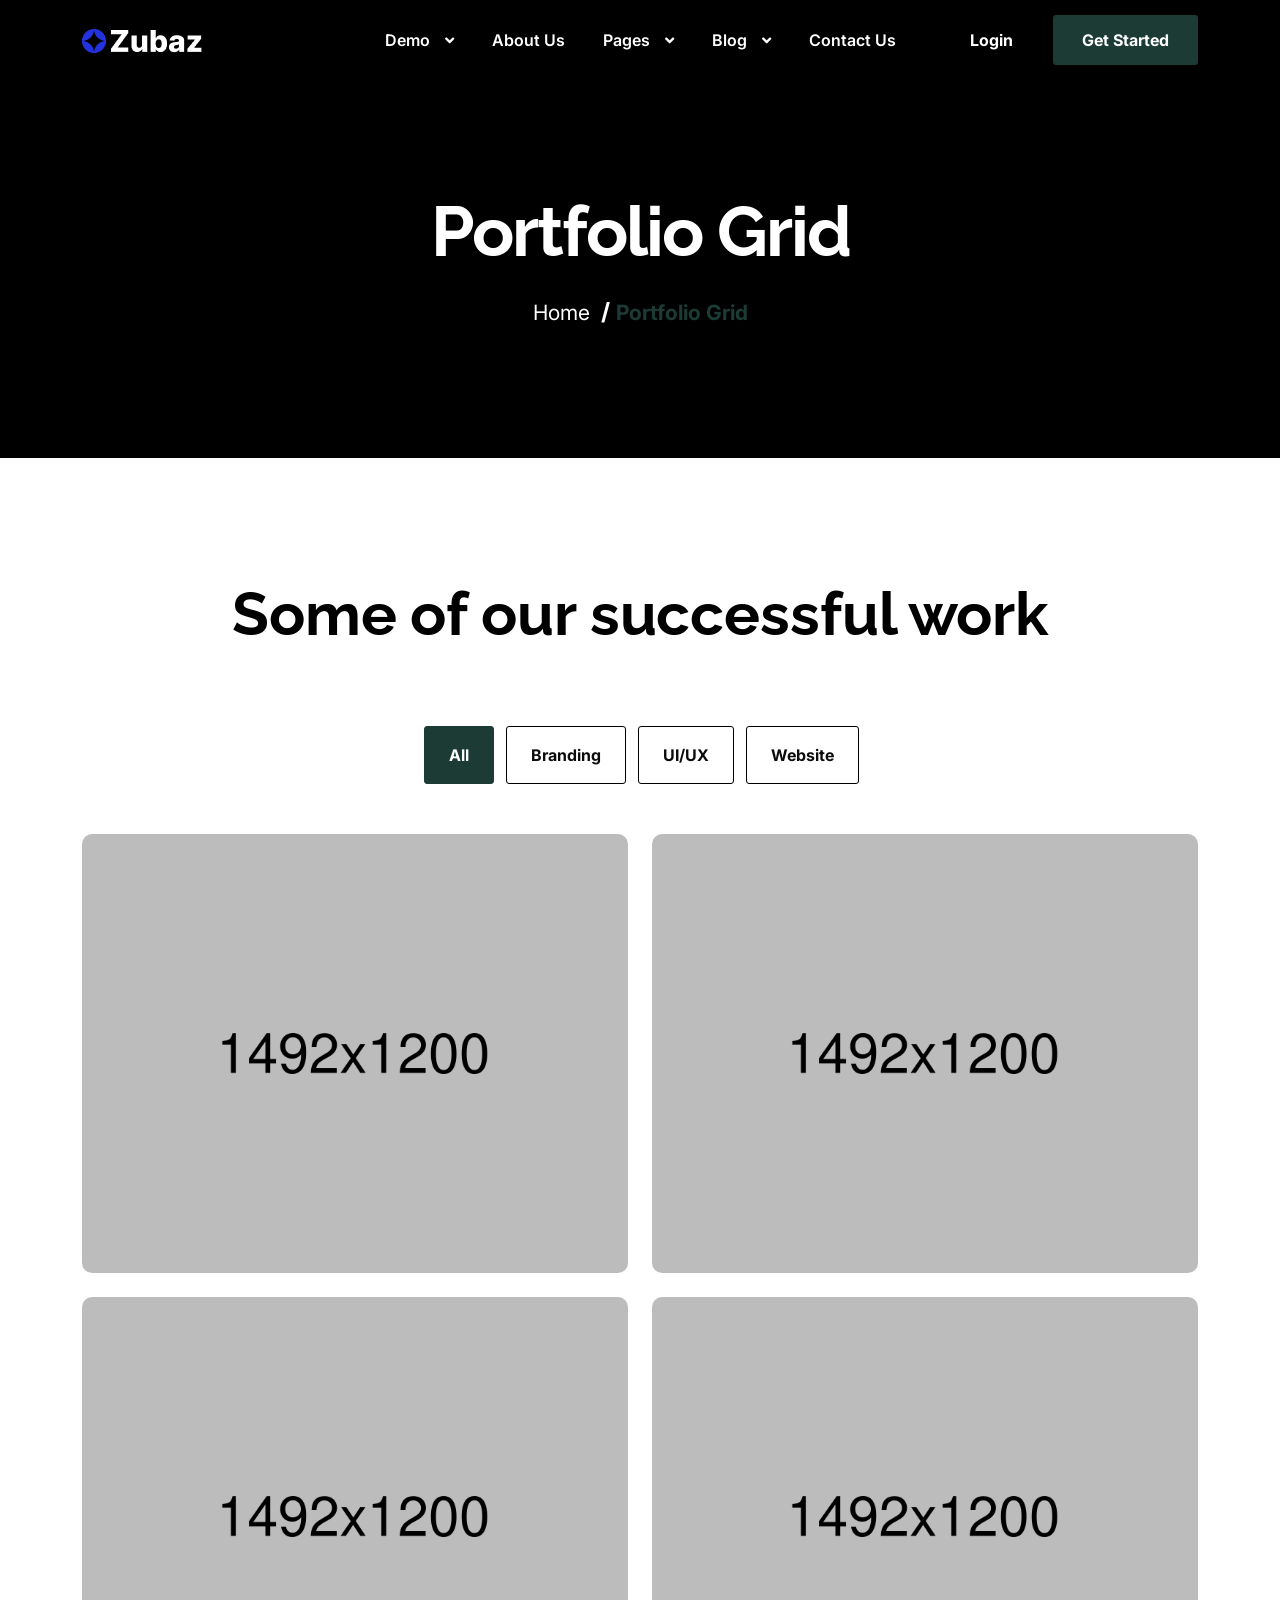
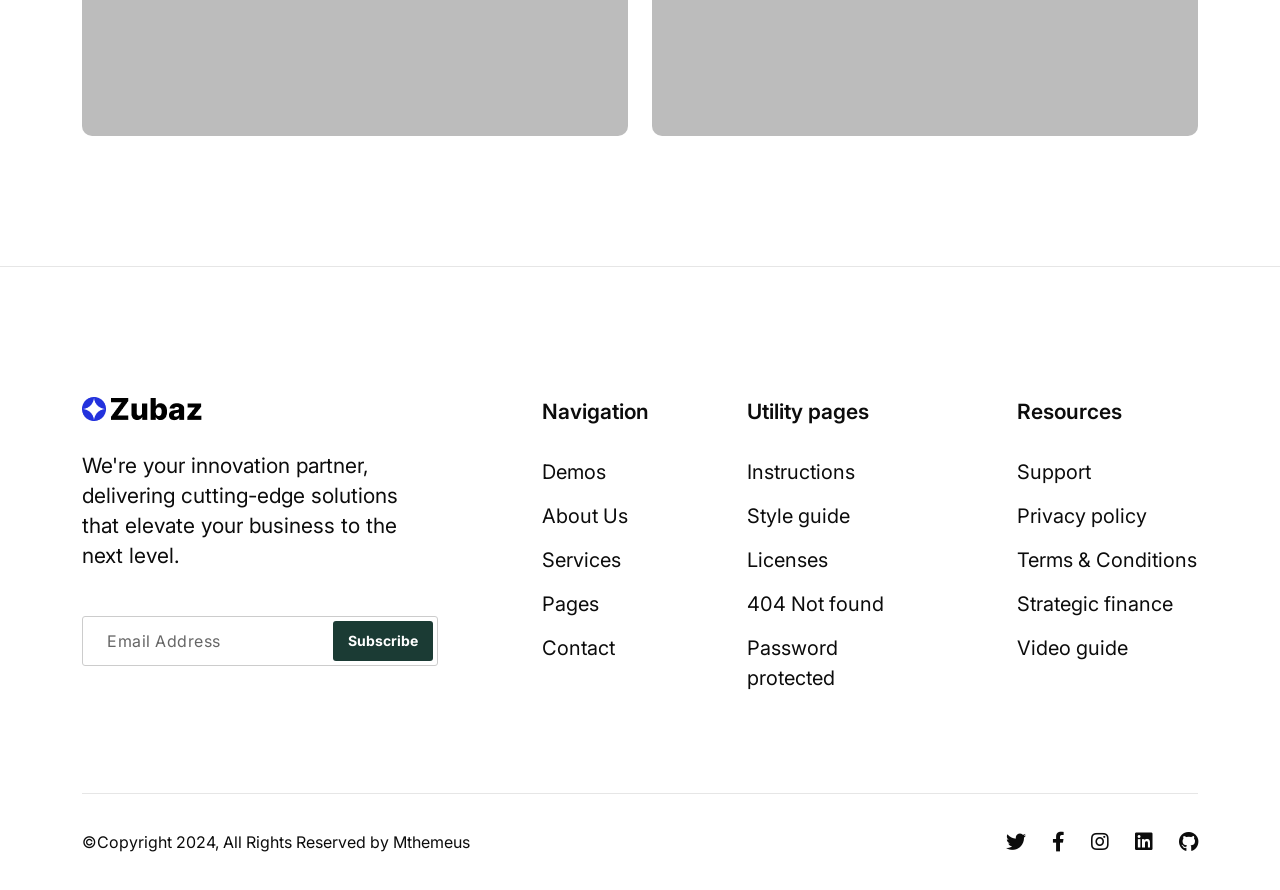
<file: portfolio-grid.html>
<!DOCTYPE html>
<html lang="en">

<head>
  <meta charset="UTF-8">
  <meta http-equiv="X-UA-Compatible" content="IE=edge">
  <meta name="viewport" content="width=device-width, initial-scale=1.0">
  <title>Zubuz || Responsive HTML 5 Template</title>

  <link rel="shortcut icon" href="assets/images/favicon.ico" type="image/x-icon">
  <link rel="icon" href="assets/images/favicon.ico" type="image/x-icon">
  <!--- End favicon-->

  <link href="https://fonts.googleapis.com/css2?family=Inter:wght@400;600&family=Raleway:wght@600;700&display=swap" rel="stylesheet">
  <!-- End google font  -->

  <link rel="stylesheet" href="assets/css/bootstrap.min.css">
  <link rel="stylesheet" href="assets/css/magnific-popup.css">
  <link rel="stylesheet" href="assets/css/slick.css">
  <link rel="stylesheet" href="assets/css/animate.css">
  <link rel="stylesheet" href="assets/css/fontawesome.css">


  <!-- Code Editor  -->

  <link rel="stylesheet" href="assets/css/main.css">
  <link rel="stylesheet" href="assets/css/app.min.css">
</head>

<body class="light">

  <div class="zubuz-preloader-wrap">
    <div class="zubuz-preloader">
      <div></div>
      <div></div>
      <div></div>
      <div></div>
    </div>
  </div>




  <header class="site-header site-header--menu-center zubuz-header-section dark-bg white-menu" id="sticky-menu">
    <div class="container">
      <nav class="navbar site-navbar">
        <!-- Brand Logo-->
        <div class="brand-logo">
          <a href="index.html">
            <img src="assets/images/logo/logo-white.png" alt="" class="light-version-logo">
          </a>
        </div>
        <div class="menu-block-wrapper">
          <div class="menu-overlay"></div>
          <nav class="menu-block" id="append-menu-header">
            <div class="mobile-menu-head">
              <div class="go-back">
                <i class="fa fa-angle-left"></i>
              </div>
              <div class="current-menu-title"></div>
              <div class="mobile-menu-close">&times;</div>
            </div>
            <ul class="site-menu-main">
              <li class="nav-item nav-item-has-children">
                <a href="#" class="nav-link-item drop-trigger">Demo <i class="fas fa-angle-down"></i></a>
                <ul class="sub-menu" id="submenu-1">
                  <li class="sub-menu--item">
                    <a href="index.html">
                      <span class="menu-item-text">Finance App</span>
                    </a>
                  </li>
                  <li class="sub-menu--item">
                    <a href="index-02.html">
                      <span class="menu-item-text">CRM Platform</span>
                    </a>
                  </li>
                  <li class="sub-menu--item">
                    <a href="index-03.html">
                      <span class="menu-item-text">SaaS Startups</span>
                    </a>
                  </li>
                </ul>
              </li>
              <li class="nav-item">
                <a href="about-us.html" class="nav-link-item">About Us</a>
              </li>
              <li class="nav-item nav-item-has-children">
                <a href="#" class="nav-link-item drop-trigger">Pages <i class="fas fa-angle-down"></i></a>
                <ul class="sub-menu" id="submenu-2">
                  <li class="sub-menu--item">
                    <a href="about-us.html">
                      <span class="menu-item-text">About Us</span>
                    </a>
                  </li>
                  <li class="sub-menu--item">
                    <a href="pricing.html">
                      <span class="menu-item-text">Pricing</span>
                    </a>
                  </li>
                  <li class="sub-menu--item nav-item-has-children">
                    <a href="#" data-menu-get="h3" class="drop-trigger">blog <i class="fas fa-angle-down"></i></a>
                    <ul class="sub-menu shape-none" id="submenu-3">
                      <li class="sub-menu--item">
                        <a href="blog.html">
                          <span class="menu-item-text">Our Blog</span>
                        </a>
                      </li>
                      <li class="sub-menu--item">
                        <a href="blog-column-one.html">
                          <span class="menu-item-text">blog column one</span>
                        </a>
                      </li>
                      <li class="sub-menu--item">
                        <a href="blog-column-two.html">
                          <span class="menu-item-text">blog column two</span>
                        </a>
                      </li>
                      <li class="sub-menu--item">
                        <a href="single-blog.html">
                          <span class="menu-item-text">blog details</span>
                        </a>
                      </li>
                    </ul>
                  </li>
                  <li class="sub-menu--item nav-item-has-children">
                    <a href="#" data-menu-get="h3" class="drop-trigger">Service<i class="fas fa-angle-down"></i>
                    </a>
                    <ul class="sub-menu shape-none" id="submenu-4">
                      <li class="sub-menu--item">
                        <a href="service.html">
                          <span class="menu-item-text">service</span>
                        </a>
                      </li>
                      <li class="sub-menu--item">
                        <a href="single-service.html">
                          <span class="menu-item-text">service details</span>
                        </a>
                      </li>
                    </ul>
                  </li>
                  <li class="sub-menu--item nav-item-has-children">
                    <a href="#" data-menu-get="h3" class="drop-trigger">Team<i class="fas fa-angle-down"></i>
                    </a>
                    <ul class="sub-menu shape-none" id="submenu-5">
                      <li class="sub-menu--item">
                        <a href="team.html">
                          <span class="menu-item-text">team</span>
                        </a>
                      </li>
                      <li class="sub-menu--item">
                        <a href="single-team.html">
                          <span class="menu-item-text">team details</span>
                        </a>
                      </li>
                    </ul>
                  </li>
                  <li class="sub-menu--item nav-item-has-children">
                    <a href="#" data-menu-get="h3" class="drop-trigger">Career<i class="fas fa-angle-down"></i>
                    </a>
                    <ul class="sub-menu shape-none" id="submenu-6">
                      <li class="sub-menu--item">
                        <a href="career.html">
                          <span class="menu-item-text">Career</span>
                        </a>
                      </li>
                      <li class="sub-menu--item">
                        <a href="single-career.html">
                          <span class="menu-item-text">Career details</span>
                        </a>
                      </li>
                    </ul>
                  </li>
                  <li class="sub-menu--item nav-item-has-children">
                    <a href="#" data-menu-get="h3" class="drop-trigger">Portfolio<i class="fas fa-angle-down"></i>
                    </a>
                    <ul class="sub-menu shape-none" id="submenu-7">
                      <li class="sub-menu--item">
                        <a href="portfolio-grid.html">
                          <span class="menu-item-text">portfolio gird</span>
                        </a>
                      </li>
                      <li class="sub-menu--item">
                        <a href="portfolio-classic.html">
                          <span class="menu-item-text">portfolio classic</span>
                        </a>
                      </li>
                      <li class="sub-menu--item">
                        <a href="single-portfolio.html">
                          <span class="menu-item-text">Single Portfolio</span>
                        </a>
                      </li>
                    </ul>
                  </li>
                  <li class="sub-menu--item nav-item-has-children">
                    <a href="#" data-menu-get="h3" class="drop-trigger">Utility<i class="fas fa-angle-down"></i>
                    </a>
                    <ul class="sub-menu shape-none" id="submenu-8">
                      <li class="sub-menu--item">
                        <a href="faq.html">
                          <span class="menu-item-text">faq</span>
                        </a>
                      </li>
                      <li class="sub-menu--item">
                        <a href="errors-404.html">
                          <span class="menu-item-text">Error 404</span>
                        </a>
                      </li>
                      <li class="sub-menu--item">
                        <a href="integrations.html">
                          <span class="menu-item-text">integrations</span>
                        </a>
                      </li>
                      <li class="sub-menu--item">
                        <a href="testimonials.html">
                          <span class="menu-item-text">testimonials</span>
                        </a>
                      </li>
                      <li class="sub-menu--item">
                        <a href="coming-soon.html">
                          <span class="menu-item-text">Coming Soon</span>
                        </a>
                      </li>
                    </ul>
                  </li>
                  <li class="sub-menu--item nav-item-has-children">
                    <a href="#" data-menu-get="h3" class="drop-trigger">Account<i class="fas fa-angle-down"></i>
                    </a>
                    <ul class="sub-menu shape-none" id="submenu-9">
                      <li class="sub-menu--item">
                        <a href="sign-up.html">
                          <span class="menu-item-text">sign up</span>
                        </a>
                      </li>
                      <li class="sub-menu--item">
                        <a href="sign-in.html">
                          <span class="menu-item-text">sign in</span>
                        </a>
                      </li>
                      <li class="sub-menu--item">
                        <a href="reset-password.html">
                          <span class="menu-item-text">reset password</span>
                        </a>
                      </li>
                    </ul>
                  </li>
                </ul>
              </li>
              <li class="nav-item nav-item-has-children">
                <a href="#" class="nav-link-item drop-trigger">Blog <i class="fas fa-angle-down"></i></a>
                <ul class="sub-menu" id="submenu-10">
                  <li class="sub-menu--item">
                    <a href="blog.html">
                      <span class="menu-item-text">Our Blog</span>
                    </a>
                  </li>
                  <li class="sub-menu--item">
                    <a href="blog-column-one.html">
                      <span class="menu-item-text">blog column one</span>
                    </a>
                  </li>
                  <li class="sub-menu--item">
                    <a href="blog-column-two.html">
                      <span class="menu-item-text">blog column two</span>
                    </a>
                  </li>
                  <li class="sub-menu--item">
                    <a href="single-blog.html">
                      <span class="menu-item-text">blog details</span>
                    </a>
                  </li>
                </ul>
              </li>
              <li class="nav-item">
                <a href="contact-us.html" class="nav-link-item">Contact Us</a>
              </li>
            </ul>
          </nav>
        </div>

        <div class="header-btn header-btn-l1 ms-auto d-none d-xs-inline-flex">
          <div class="zubuz-header-btn-wrap">
            <a class="zubuz-login-btn" href="sign-up.html">Login</a>
          </div>
          <a class="zubuz-default-btn zubuz-header-btn" href="contact-us.html">
            <span>Get Started</span>
          </a>
        </div>
        <!-- mobile menu trigger -->
        <div class="mobile-menu-trigger light">
          <span></span>
        </div>
        <!--/.Mobile Menu Hamburger Ends-->
      </nav>
    </div>
  </header>
  <!--End landex-header-section -->

  <div class="zubuz-breadcrumb">
    <div class="container">
      <h1 class="post__title">Portfolio Grid</h1>
      <nav class="breadcrumbs">
        <ul>
          <li><a href="index.html">Home</a></li>
          <li aria-current="page"> Portfolio Grid</li>
        </ul>
      </nav>

    </div>
  </div>
  <!-- End breadcrumb -->

  <div class="section zubuz-section-padding3">
    <div class="container">
      <div class="zubuz-section-title center">
        <h2>Some of our successful work</h2>
      </div>
      <div class="zubuz-portfolio-menu">
        <ul id="watch-filter-gallery" class="option-set clear-both" data-option-key="filter">
          <li class="active" data-option-value="*">All</li>
          <li class="" data-option-value=".branding">Branding</li>
          <li class="" data-option-value=".ui">UI/UX</li>
          <li class="" data-option-value=".Website">Website</li>
        </ul>
      </div>
      <div class="zubuz-portfolio-column" id="zubuz-two-column">
        <div class="collection-grid-item zubuz-portfolio-wrap branding ui">
          <div class="zubuz-portfolio-thumb">
            <img src="assets/images/portfolio/p_1.png" alt="">
            <div class="zubuz-portfolio-data">
              <a href="single-portfolio.html">
                <h3>E-commerce System</h3>
              </a>
              <p>Website</p>
              <a class="zubuz-portfolio-icon" href="single-portfolio.html">
                <img src="assets/images/portfolio/arrow-right.svg" alt="">
              </a>
            </div>
          </div>
        </div>
        <div class="collection-grid-item zubuz-portfolio-wrap ui Website">
          <div class="zubuz-portfolio-thumb">
            <img src="assets/images/portfolio/p_2.png" alt="">
            <div class="zubuz-portfolio-data">
              <a href="single-portfolio.html">
                <h3>Digital Art</h3>
              </a>
              <p>Branding</p>
              <a class="zubuz-portfolio-icon" href="single-portfolio.html">
                <img src="assets/images/portfolio/arrow-right.svg" alt="">
              </a>
            </div>
          </div>
        </div>
        <div class="collection-grid-item zubuz-portfolio-wrap ui">
          <div class="zubuz-portfolio-thumb">
            <img src="assets/images/portfolio/p_3.png" alt="">
            <div class="zubuz-portfolio-data">
              <a href="single-portfolio.html">
                <h3>Creative Work</h3>
              </a>
              <p>UI/UX</p>
              <a class="zubuz-portfolio-icon" href="single-portfolio.html">
                <img src="assets/images/portfolio/arrow-right.svg" alt="">
              </a>
            </div>
          </div>
        </div>
        <div class="collection-grid-item zubuz-portfolio-wrap branding ui Website">
          <div class="zubuz-portfolio-thumb">
            <img src="assets/images/portfolio/p_4.png" alt="">
            <div class="zubuz-portfolio-data">
              <a href="single-portfolio.html">
                <h3>Development</h3>
              </a>
              <p>Technology</p>
              <a class="zubuz-portfolio-icon" href="single-portfolio.html">
                <img src="assets/images/portfolio/arrow-right.svg" alt="">
              </a>
            </div>
          </div>
        </div>

      </div>
    </div>
  </div>
  <!-- end section -->




  <footer class="zubuz-footer-section main-footer">
    <div class="container">
      <div class="zubuz-footer-top">
        <div class="row">
          <div class="col-xl-4 col-lg-12">
            <div class="zubuz-footer-textarea">
              <a href="">
                <img src="assets/images/logo/logo-dark.png" alt="">
              </a>
              <p>We're your innovation partner, delivering cutting-edge solutions that elevate your business to the next level.</p>
              <div class="zubuz-subscribe-one">
                <form action="#">
                  <input type="email" placeholder="Email Address">
                  <button class="zubuz-default-btn zubuz-subscription-btn one" id="zubuz-subscription-btn" type="submit">
                    <span>Subscribe</span>
                  </button>
                </form>
              </div>
            </div>
          </div>
          <div class="col-xl-3 col-md-4">
            <div class="zubuz-footer-menu extar-margin">
              <div class="zubuz-footer-title">
                <p>Navigation</p>
              </div>
              <ul>
                <li><a href="">Demos</a></li>
                <li><a href="">About Us</a></li>
                <li><a href="">Services</a></li>
                <li><a href="">Pages</a></li>
                <li><a href="">Contact</a></li>
              </ul>
            </div>
          </div>
          <div class="col-xl-2 col-md-4">
            <div class="zubuz-footer-menu">
              <div class="zubuz-footer-title">
                <p>Utility pages</p>
              </div>
              <ul>
                <li><a href="">Instructions</a></li>
                <li><a href="">Style guide</a></li>
                <li><a href="">Licenses</a></li>
                <li><a href="">404 Not found</a></li>
                <li><a href="">Password protected</a></li>
              </ul>
            </div>
          </div>
          <div class="col-xl-3 col-md-4">
            <div class="zubuz-footer-menu extar-margin">
              <div class="zubuz-footer-title">
                <p>Resources</p>
              </div>
              <ul>
                <li><a href="">Support</a></li>
                <li><a href="">Privacy policy</a></li>
                <li><a href="">Terms & Conditions</a></li>
                <li><a href="">Strategic finance</a></li>
                <li><a href="">Video guide</a></li>
              </ul>
            </div>
          </div>
        </div>
      </div>
      <div class="zubuz-footer-bottom">
        <div class="zubuz-social-icon order-md-2">
          <ul>
            <li>
              <a href="https://twitter.com/" target="_blank">
                <i class="fab fa-twitter"></i>
              </a>
            </li>
            <li>
              <a href="https://facebook.com/" target="_blank">
                <i class="fab fa-facebook-f"></i>
              </a>
            </li>
            <li>
              <a href="https://www.instagram.com/" target="_blank">
                <i class="fab fa-instagram"></i>
              </a>
            </li>
            <li>
              <a href="https://www.linkedin.com/" target="_blank">
                <i class="fab fa-linkedin"></i>
              </a>
            </li>
            <li>
              <a href="https://github.com/" target="_blank">
                <i class="fab fa-github"></i>
              </a>
            </li>
          </ul>
        </div>
        <div class="zubuz-copywright">
          <p> &copy;Copyright 2024, All Rights Reserved by Mthemeus</p>
        </div>
      </div>

    </div>
  </footer>





  <!-- scripts -->
  <script src="assets/js/jquery-3.6.0.min.js"></script>
  <script src="assets/js/bootstrap.bundle.min.js"></script>
  <script src="assets/js/menu/menu.js"></script>
  <script src="assets/js/isotope.pkgd.min.js"></script>
  <script src="assets/js/jquery.magnific-popup.min.js"></script>
  <script src="assets/js/slick.js"></script>
  <script src="assets/js/countdown.js"></script>
  <script src="assets/js/wow.min.js"></script>
  <script src="assets/js/faq.js"></script>

  <script src="assets/js/app.js"></script>


</body>
</html>
</file>
<file: assets/css/main.css>
/*Header Css StaRT*/
.site-navbar {
  display: flex;
  position: relative;
  flex-wrap: wrap;
  align-items: center;
  justify-content: space-between;
  padding-top: 0px;
}
.brand-logo, 
.default-logo, 
.responsive-logo {
    max-width: 128px;
    transition: all 0.4s;
    position: relative;
    margin-right: 35px;
}
@media (min-width: 576px) {
  .site-navbar {
    padding-top: 0px;
  }
}

@media (min-width: 992px) {
  .site-navbar {
    flex-flow: row nowrap;
    justify-content: flex-start;
  }
}

.site-navbar .menu-block-wrapper {
  flex-grow: 1;
  align-items: center;
}


@media (min-width: 992px) {
  .site-navbar .menu-block-wrapper {
    display: flex !important;
    flex-basis: auto;
  }
  
}

.site-header--absolute {
  position: absolute;
  top: 0;
  left: 0;
  width: 100%;
  z-index: 999;
}

.site-header--sticky:not(.mobile-sticky-enable) {
  position: absolute !important;
  top: 0;
  right: 0;
  width: 100%;
  z-index: 999;
}

@media (min-width: 992px) {
  .site-header--sticky:not(.mobile-sticky-enable) {
    /*position: fixed !important;*/
    transition: .4s;
  }
  .site-header--sticky:not(.mobile-sticky-enable).scrolling {
    transform: translateY(-100%);
    transition: .4s;
  }
  .site-header--sticky:not(.mobile-sticky-enable).reveal-header {
    transform: translateY(0%);
    box-shadow: 0 12px 34px -11px rgba(65, 62, 101, 0.1);
    z-index: 1000;
  }
}

.site-header--sticky.mobile-sticky-enable {
  top: 0;
  right: 0;
  width: 100%;
  z-index: 999;
  position: fixed !important;
  transition: .4s;
}

.site-header--sticky.mobile-sticky-enable.scrolling {
  transform: translateY(-100%);
  transition: .4s;
}

.site-header--sticky.mobile-sticky-enable.reveal-header {
  transform: translateY(0%);
  box-shadow: 0 12px 34px -11px rgba(65, 62, 101, 0.1);
  z-index: 9999;
}

.site-header--menu-center .container {
  position: relative;
}

.site-header--menu-center .menu-block-wrapper {
  position: static;
}

@media (min-width: 992px) {
  .site-header--menu-center .menu-block {
    margin-left: auto;
    margin-right: auto;
  }
}

@media (min-width: 992px) {
  .site-header--menu-left .container-fluid .sub-menu.megamenu {
    left: 0%;
    transform: translateX(0%) translateY(10px);
  }
}

@media (min-width: 992px) {
  .site-header--menu-left .container-fluid .nav-item.has-megamenu:hover > .sub-menu {
    transform: translateX(0%) translateY(-10px);
    left: 0%;
    margin-left: 20px;
  }
}

.site-header--menu-left .menu-block .site-menu-main {
  justify-content: flex-start;
  padding-left: 15px;
}

@media (min-width: 1200px) {
  .site-header--menu-left .menu-block {
    width: 100%;
  }
}

.site-header--menu-right .menu-block-wrapper {
  position: static;
}

.site-header--menu-right .menu-block {
  margin-left: auto;
}

@media (min-width: 992px) {
  .site-header > .container-fluid .sub-menu.megamenu {
    left: 50%;
    transform: translateX(-50%) translateY(10px);
  }
}

@media (min-width: 992px) {
  .site-header > .container-fluid .nav-item.has-megamenu:hover > .sub-menu {
    transform: translateX(-50%) translateY(-10px);
    left: 50%;
  }
}

@media (min-width: 768px) {
  .container-fluid .site-navbar {
    padding-left: 10px;
    padding-right: 10px;
  }
}

@media (min-width: 992px) {
.container-fluid .site-navbar {
    padding-left: 48px;
    padding-right: 48px;
   
}
}

@media (min-width: 480px) {
  .header-btns {
    margin-right: 15px;
  }
}

@media (min-width: 992px) {
  .header-btns {
    margin-right: 0;
  }
}

.top-contact-menu-wraper .header-btn {
  order: 3;
}

.top-contact-menu-wraper .mobile-menu-trigger {
  order: 4;
}

@media (min-width: 992px) {
  .top-contact-menu-wraper .nav-link-item {
    color: #fff !important;
  }
  .top-contact-menu-wraper .site-menu-main .nav-link-item {
    padding-top: 19px !important;
    padding-bottom: 19px !important;
  }
  .top-contact-menu-wraper .navbar {
    flex-wrap: wrap;
    padding: 30px 0px 0px 0px;
  }
  .top-contact-menu-wraper .brand-logo {
    min-width: 50%;
    order: 1;
    padding-bottom: 30px;
  }
  .top-contact-menu-wraper .header-btn {
    order: 4;
  }
  .top-contact-menu-wraper .menu-block-wrapper {
    min-width: calc(100% - 256px);
    order: 3;
    background: #1D263A;
    border-radius: 0px 0px 0px 5px;
  }
  .top-contact-menu-wraper .top-contact-block {
    order: 2;
    min-width: 50%;
    display: flex !important;
    justify-content: flex-end;
    padding-bottom: 8px;
  }
  .top-contact-menu-wraper .menu-block {
    margin-left: initial;
  }
}

.top-contact-block ul {
  display: flex;
  align-items: center;
}

.top-contact-block ul li {
  display: inline-flex;
  align-items: center;
}

.top-contact-block span {
  height: 30px;
  width: 1px;
  background: rgba(29, 36, 58, 0.12);
  margin: 0px 35px;
}

.top-contact-block img {
  margin-right: 12px;
}

.top-contact-block a {
  display: flex;
  align-items: center;
  font-weight: 600;
  font-size: 17px;
  line-height: 30px;
  color: #1D263A;
}

@media (min-width: 992px) {
  .row-lg {
    display: flex;
  }
}

@-webkit-keyframes slideLeft {
  0% {
    opacity: 0;
    transform: translateX(100%);
  }
  100% {
    opacity: 1;
    transform: translateX(0%);
  }
}

@keyframes slideLeft {
  0% {
    opacity: 0;
    transform: translateX(100%);
  }
  100% {
    opacity: 1;
    transform: translateX(0%);
  }
}

@-webkit-keyframes slideRight {
  0% {
    opacity: 1;
    transform: translateX(0%);
  }
  100% {
    opacity: 0;
    transform: translateX(100%);
  }
}

@keyframes slideRight {
  0% {
    opacity: 1;
    transform: translateX(0%);
  }
  100% {
    opacity: 0;
    transform: translateX(100%);
  }
}

.site-menu-main {
  margin-bottom: 0;
  padding-left: 0;
}

@media (min-width: 992px) {
  .site-menu-main {
    display: flex;
    margin-bottom: 0;
    padding-left: 0;
  }
}

.site-menu-main li {
  list-style: none;
}

.site-menu-main ul {
  list-style: none;
  margin-left: 0;
}

.site-menu-main a {
  text-decoration: none;
}

.navbar {
  padding-top: 0;
  padding-bottom: 0;
}

@media (min-width: 992px) {
  .navbar {
    padding-top: 0;
    padding-bottom: 0;
  }
}

.site-menu-main .nav-item {
  display: inherit;
}

.site-menu-main .nav-link-item {
  color: #000;
  font-size: 16px;
  font-weight: 600;
  font-style: normal;
  letter-spacing: normal;
  position: relative;
}
.white-menu .site-menu-main .nav-link-item, 
.white-menu .zubuz-login-btn {
  color: var(--white-color);
}


@media (min-width: 992px) {
  .site-menu-main .nav-link-item {
    padding-top: 15px !important;
    padding-bottom: 15px !important;
    padding-left: 19px !important;
    padding-right: 19px !important;
  }
}

.dark-mode-texts .nav-link-item {
  color: #fff;
}

.site-menu-main .sub-menu {
    z-index: 500;
    background-color: #fff;
    box-shadow: -2px 2px 70px -25px rgb(0 0 0 / 30%);
    position: absolute;
    left: 0;
    top: 61px;
    margin: 0;
    padding: 12px 0;
    transition: .4s;
    z-index: 4;
    transform: translatey(20px);
    opacity: 0;
    visibility: hidden;
    min-width: 205px;
    border-radius: 6px;
}
.site-menu-main .sub-menu:before {
    content: '';
    width: 15px;
    height: 15px;
    background-color: #fff;
    position: absolute;
    top: 0;
    left: 22px;
    transform: rotate(
45deg
) translatey(-11px);
    z-index: 8;
}
.sub-menu.megamenu:before{
  content: none;
}
.site-menu-main .sub-menu.shape-none:before{
  content: none;
}

/*@media (min-width: 992px) {
  .site-menu-main .sub-menu {
    min-width: 235px;
    max-width: 235px;
  }
}*/

@media (min-width: 992px) {
  .site-menu-main .sub-menu .sub-menu {
    top: 0 !important;
    left: 100%;
  }
}

.site-menu-main .sub-menu--item {
    font-size: 15px;
    font-weight: 600;
}

@media (max-width: 992px) {
  .site-menu-main .sub-menu--item {
    padding-top: 10px;
    padding-bottom: 10px;
    border-bottom: 1px solid rgba(0, 0, 0, 0.1);
  }
}

@media (min-width: 992px) {
  .site-menu-main .sub-menu--item {
    color: #000;
  }
}

.site-menu-main .sub-menu--item > a {
  color: inherit;
  padding: 4px 20px;
  font-weight: 700;
  color: #000;
  position: relative;
}
.site-menu-main .sub-menu--item > a .menu-item-text {
  position: relative;
  transition: all 0.3s ease;
}
.site-menu-main .sub-menu--item > a .menu-item-text::after{
  content: "";
  position: absolute;
  bottom: 0;
  left: auto;
  right: 0;
  height: 2px;
  width: 0;
  background-color: #202030;
  transition: all 0.3s ease;
}
.site-menu-main .sub-menu--item > a:hover .menu-item-text::after {
  left: 0;
  right: auto;
  width: 100%;
}

@media (min-width: 992px) {
  .site-menu-main .sub-menu--item > a {
    transition: .4s;
  }
}

/* .site-menu-main .sub-menu--item:hover > a {
  color: var(--accent-color);
} */

@media (min-width: 992px) {
  .site-menu-main .sub-menu.megamenu {
    background-color: #fff;
  }
}

.site-menu-main .sub-menu.megamenu .dropdown-image-block {
  max-height: 336px;
}

@media (min-width: 320px) and (max-width: 992px) {
  .site-menu-main .sub-menu.megamenu {
    border: 0;
  }
}

@media (min-width: 992px) {
  .site-menu-main .sub-menu.megamenu {
    padding: 30px;
    min-width: 925px;
    left: 50%;
    transform: translateX(-50%) translateY(10px);
    will-change: transform;
    top: 100%;
    box-shadow: 0 42px 54px rgba(0, 0, 0, 0.09);
    border: 1px solid #e7e9ed;
    border-radius: 8px;
    visibility: hidden;
    z-index: -99;
    opacity: 0;
    pointer-events: none;
  }
  /* .site-menu-main .sub-menu.megamenu.megadropdown-center {
    transform: translateX(-50%) translateY(-10px);
  } */
  /* .site-menu-main .sub-menu.megamenu.megadropdown-right {
    right: 0%;
    transform: translateX(0%) translateY(10px);
  } */
  /* .site-menu-main .sub-menu.megamenu.megadropdown-left {
    left: 0%;
    transform: translateX(0%) translateY(10px);
  } */
}

@media (min-width: 1200px) {
  .site-menu-main .sub-menu.megamenu {
    min-width: 1100px;
  }
}

@media (min-width: 1366px) {
  .site-menu-main .sub-menu.megamenu {
    min-width: 900px;
  }
}

.site-menu-main .sub-menu.megamenu .single-dropdown-block .mega-drop-menu-item {
  padding-top: 8px;
  padding-bottom: 8px;
  display: block;
}

.site-menu-main .sub-menu.megamenu .mega-drop-menu-item {
  padding-top: 2.5px;
  padding-bottom: 2.5px;
  font-size: 15px;
  font-weight: 600;
  transition: .4s;
  color: #000;
}

@media (min-width: 320px) and (max-width: 992px) {
  .site-menu-main .sub-menu.megamenu .mega-drop-menu-item {
    color: var(--color-headings);
    border-top: 1px solid var(--border-color-3);
    padding-left: 20px;
    padding-bottom: 13px;
    padding-top: 13px;
  }
}

@media (min-width: 992px) {
  .site-menu-main .sub-menu.megamenu .mega-drop-menu-item {
    padding-left: 0px;
    padding-right: 10px;
  }
  .site-menu-main .sub-menu.megamenu .mega-drop-menu-item:hover {
    color: #FFC947 !important;
  }
}

@media (min-width: 320px) and (max-width: 992px) {
  .site-menu-main .sub-menu.megamenu [class*="col-"] {
    padding-left: 0;
    padding-right: 0;
  }
  .site-menu-main .sub-menu.megamenu [class*="row-"] {
    margin-left: 0;
    margin-right: 0;
  }
}

@media (min-width: 992px) {
  li.nav-item-has-children:not(.has-megamenu) {
    position: relative;
  }
}

@media (min-width: 992px) {
  li.nav-item-has-children:hover > .sub-menu {
    margin-top: 5px;
    visibility: visible;
    opacity: 1;
    z-index: 99;
    pointer-events: visible;
    border-radius: 6px;
    transform: translateY(0);
  }
}

.site-menu-main > li .sub-menu > ul > li > a {
  display: inline-block;
  padding: 10px 0;
  font-size: 15px;
  color: #555;
  transition: color 0.3s ease;
  text-decoration: none;
  text-transform: capitalize;
}

.site-menu-main > li .sub-menu.mega-menu {
  left: 50%;
  transform: translateX(-50%);
}

.mobile-menu-head,
.mobile-menu-trigger {
  display: none;
}

/*responsive*/
@media (max-width: 991px) {
  .site-header .mobile-menu-trigger {
    display: flex;
    height: 30px;
    width: 30px;
    margin-left: 40px;
    cursor: pointer;
    align-items: center;
    justify-content: center;
  }
  .site-header .mobile-menu-trigger span {
    display: block;
    height: 2px;
    background-color: var(--heading-color);
    width: 24px;
    position: relative;
  }
  .site-header.white-menu .mobile-menu-trigger span {
    background-color: var(--white-color);
  }
  .reveal-header .mobile-menu-trigger span {
    background-color: var(--heading-color) !important;
  }
  .site-header .mobile-menu-trigger span:before,
  .site-header .mobile-menu-trigger span:after {
    content: '';
    position: absolute;
    left: 0;
    width: 100%;
    height: 100%;
    background-color: var(--heading-color);
  }
  .site-header.white-menu .mobile-menu-trigger span:before,
  .site-header.white-menu .mobile-menu-trigger span:after {
    background-color: var(--white-color);
  }
  .reveal-header .mobile-menu-trigger span:before,
  .reveal-header .mobile-menu-trigger span:after {
    background-color: var(--heading-color) !important;
  }
  .dark-mode-texts .mobile-menu-trigger span {
    background-color: var(--heading-color);
  }
  .dark-mode-texts .mobile-menu-trigger span:before,
  .dark-mode-texts .mobile-menu-trigger span:after {
    background-color: var(--heading-color);
  }
  .site-header .mobile-menu-trigger span:before {
    top: -8px;
  }
  .site-header .mobile-menu-trigger span:after {
    top: 8px;
  }
  .site-header .item-right {
    align-items: center;
  }
  .site-header .menu-block {
    position: fixed;
    width: 320px;
    background-color: #ffffff;
    left: 0;
    top: 0;
    height: 100%;
    overflow: hidden;
    transform: translate(-100%);
    transition: all 0.5s ease;
    z-index: 1099;
  }
  .site-header .menu-block.active {
    transform: translate(0%);
  }
  .site-menu-main > li {
    line-height: 1;
    margin: 0;
    display: block;
  }
  .site-menu-main > li > a {
    line-height: 50px;
    height: 50px;
    padding: 0 50px 0 15px;
    display: block;
    border-bottom: 1px solid rgba(0, 0, 0, 0.1);
  }
  .site-menu-main > li > a i {
    position: absolute;
    height: 50px;
    width: 50px;
    top: 0;
    right: 0;
    text-align: center;
    line-height: 50px;
    transform: rotate(-90deg);
  }
  .site-header .menu-block .mobile-menu-head {
    display: flex;
    height: 50px;
    border-bottom: 1px solid rgba(0, 0, 0, 0.1);
    justify-content: space-between;
    align-items: center;
    position: relative;
    z-index: 501;
    position: -webkit-sticky;
    position: sticky;
    background-color: #ffffff;
    top: 0;
  }
  .site-header .menu-block .mobile-menu-head .go-back {
    height: 50px;
    width: 50px;
    border-right: 1px solid rgba(0, 0, 0, 0.1);
    cursor: pointer;
    line-height: 50px;
    text-align: center;
    color: #000000;
    font-size: 16px;
    display: none;
  }
  .site-header .menu-block .mobile-menu-head.active .go-back {
    display: block;
  }
  .site-header .menu-block .mobile-menu-head .current-menu-title {
    font-size: 15px;
    font-weight: 500;
    color: #000000;
    visibility: hidden;
    text-transform: capitalize;
  }
  .site-header .menu-block .mobile-menu-head.active .current-menu-title {
    visibility: visible;
  }
  .site-header .menu-block .mobile-menu-head .mobile-menu-close {
    height: 50px;
    width: 50px;
    border-left: 1px solid rgba(0, 0, 0, 0.1);
    cursor: pointer;
    line-height: 50px;
    text-align: center;
    color: #000000;
    font-size: 25px;
  }
  .site-header .menu-block .site-menu-main {
    height: 100%;
    overflow-x: hidden;
    overflow-y: auto;
  }
  .site-menu-main > li .sub-menu.mega-menu,
  .site-menu-main > li .sub-menu {
    visibility: visible;
    opacity: 1;
    position: absolute;
    box-shadow: none;
    margin: 0;
    padding: 15px 0;
    top: 0;
    left: 0;
    width: 100%;
    height: 100%;
    padding-top: 50px;
    max-width: none;
    min-width: auto;
    display: none;
    transform: translateX(0%);
    overflow-y: auto;
    overflow-x: hidden;
  }
  .site-menu-main > li .sub-menu.active {
    display: block;
  }
  .site-menu-main > li .sub-menu > ul > li > a,
  .site-menu-main > li .sub-menu.mega-menu > .list-item > ul > li > a {
    display: block;
  }
  .site-menu-main > li .sub-menu.mega-menu > .list-item > ul {
    margin-bottom: 15px;
  }
  .menu-overlay {
    position: fixed;
    background-color: rgba(0, 0, 0, 0.5);
    left: 0;
    top: 0;
    width: 100%;
    height: 100%;
    z-index: 1098;
    visibility: hidden;
    opacity: 0;
    transition: all 0.5s ease;
  }
  .menu-overlay.active {
    visibility: visible;
    opacity: 1;
  }
}

/*Custom Css for menu*/
@media (min-width: 992px) {
  .has-megamenu ul {
    margin-left: auto;
  }
  .site-menu-main a {
    display: flex;
    align-items: center;
  }
  .site-menu-main i {
    margin-left: 15px;
    font-size: 15px;
  }
}

@media (min-width: 1200px) {
  /* .site-header--menu-center .navbar {
    padding-top: 20px;
    padding-bottom: 20px;
  } */
  .site-header--menu-center .menu-block-wrapper {
    position: absolute !important;
    left: 50%;
    transform: translateX(-50%);
  }
}

.nav-item-has-children a {
    display: flex;
    justify-content: space-between;
    text-transform: capitalize;
}

.reveal-header {
  background: #0D152E !important;
}

.reveal-header .nav-link-item {
  color: #fff !important;
}

.reveal-header .btn {
  color: #fff !important;
}

.reveal-header .btn:hover {
  color: #fff !important;
}

.reveal-header .dark-version-logo {
  display: block !important;
}

.reveal-header .light-version-logo {
  display: none !important;
}

@media (min-width: 992px) {
  .reveal-header li.nav-item-has-children:hover > .sub-menu {
    top: 100%;
  }
  .reveal-header li.nav-item-has-children:hover > .megamenu {
    top: 112%;
  }
}

.menu-block.active .nav-link-item {
    color: #000!important;
}

@media (min-width: 480px) {
  .d-xs-inline-flex {
    display: inline-flex !important;
  }
}

ul.site-menu-main .nav-item i {
  transition: all 0.4s ease-in-out;
}

ul.site-menu-main .nav-item:hover i {
  transform: rotate(-180deg);
}

li.sub-menu--item.nav-item-has-children:hover i {
  transform: rotate(-180deg) !important;
}

li.sub-menu--item.nav-item-has-children i {
  transform: rotate(-90deg) !important;
  transition: all 0.4s ease-in-out;
}

.single-dropdown-block h3 {
  opacity: 0.5;
  color: #000;
  font-size: 13px;
  font-weight: 700;
  font-style: normal;
  letter-spacing: 1.1px;
  line-height: normal;
  text-align: left;
  text-transform: uppercase;
  margin-bottom: 25px;
  display: none;
}

@media (min-width: 992px) {
  .single-dropdown-block h3 {
    display: block;
  }
}

.landing-2-menu .navbar {
  border-bottom: 1px solid rgba(29, 36, 58, 0.12);
}

.btn {
  position: relative;
  z-index: 5;
  border-radius: 6px;
  border: 0;
  font-size: 16px;
  font-weight: 700;
  height: 40px;
  min-width: 130px;
  line-height: 28px;
  letter-spacing: -0.53px;
  padding: 15px;
  display: inline-flex;
  align-items: center;
  justify-content: center;
  transition: all .4s ease-in-out;
}


.log-in-btn{
    width: 160px;
    height: 50px;
    background: #FD4C5C;
    border-radius: 3px;
    display: inline-block;
    text-align: center;
    padding: 10px;
    color: #fff;
    font-weight: 600;
    transition: all 0.4s;
    margin-left: 30px;
    position: relative;
    overflow: hidden;
    z-index: 0;
}
.log-in-btn:after {
    content: "";
    background: #0F1A54;
    position: absolute;
    transition: all 0.3s ease-in;
    z-index: -1;
    height: 100%;
    left: -35%;
    top: 0;
    transform: skew( 
30deg
 );
    transition-duration: 0.4s;
    transform-origin: top left;
    width: 0;
}

a.log-in-btn:hover:after {
    height: 100%;
    width: 135%;
}

.log-in-btn.red-btn{
  color: #fff;
  background-color: #FD4C5C;
}

.log-in-btn.yellow-btn{
  color: #0F1A54;
  background-color: #FBC21D;
}
.log-in-btn.yellow-btn:hover{
  background-color: #fff;
}
</file>
<file: assets/css/app.min.css>
:root {
    --heading-color: #000;
    --body-color: #0C0C0C;
    /* --primary-color: #2332DD; */
    --primary-color: #1b3b34;
    --secondary-color: #c3c95a;
    --white-color: #ffffff;
    --gray-color: #414141;
    --light-color: #E6E6E6;
    --dark-bg: #000000;
    /* --blue-bg: #0000FF; */
    --blue-bg: #1b3b34;
    --light-bg: #FAFAFA;
    /* --light-bg: #f4fbfa; */
    --white-bg: #fff
}

@media (min-width:1400px) {

    .container,
    .container-lg,
    .container-md,
    .container-sm,
    .container-xl,
    .container-xxl {
        max-width: 1296px
    }
}

:root {
    --fs-xl-20: 20px;
    --fs-xl-lineheight: 32px;
    --fs-lg-18: 18px;
    --fs-lg-lineheight: 28px;
    --fs-md-16: 16px;
    --fs-md-lineheight: 24px;
    --fs-xs-14: 14px;
    --fs-xs-lineheight: 22px;
    --fs-xss-12: 12px;
    --fs-xss-lineheight: 20px
}

*,
::after,
::before {
    box-sizing: inherit;
    margin: 0;
    padding: 0
}

html {
    box-sizing: border-box;
    height: 100%
}

body {
    height: 100% !important;
    color: var(--body-color);
    font-family: Inter, sans-serif;
    -webkit-font-smoothing: antialiased;
    -moz-osx-font-smoothing: grayscale;
    vertical-align: baseline;
    text-rendering: optimizeLegibility;
    font-weight: 400;
    overflow-x: hidden;
    background-color: var(--light-bg1);
    counter-reset: my-sec-counter;
    font-size: 21px;
    line-height: 30px
}

body.styleguide {
    background-color: #dcdfe8
}

hr {
    display: block;
    height: 1px;
    border: 0;
    border-top: 1px solid #e5e7e8;
    padding: 0;
    margin: 0
}

audio,
canvas,
iframe,
img,
svg,
video {
    vertical-align: middle
}

fieldset {
    border: 0;
    margin: 0;
    padding: 0
}

textarea {
    resize: vertical
}

.browserupgrade {
    margin: .2em 0;
    background: #ccc;
    color: #000;
    padding: .2em 0
}

.hidden {
    display: none !important
}

.visuallyhidden {
    border: 0;
    clip: rect(0 0 0 0);
    height: 1px;
    margin: -1px;
    overflow: hidden;
    padding: 0;
    position: absolute;
    width: 1px;
    white-space: nowrap
}

.visuallyhidden.focusable:active,
.visuallyhidden.focusable:focus {
    clip: auto;
    height: auto;
    margin: 0;
    overflow: visible;
    position: static;
    width: auto;
    white-space: inherit
}

.invisible {
    visibility: hidden
}

.clearfix:after,
.clearfix:before {
    content: " ";
    display: table
}

.clearfix:after {
    clear: both
}

::-moz-selection {
    background-color: #989ffd;
    color: #fff
}

::selection {
    background-color: #989ffd;
    color: #fff
}

[type=button]:active,
[type=button]:focus,
[type=button]:hover,
[type=color]:active,
[type=color]:focus,
[type=color]:hover,
[type=color]:invalid,
[type=date]:active,
[type=date]:focus,
[type=date]:hover,
[type=date]:invalid,
[type=datetime-local]:active,
[type=datetime-local]:focus,
[type=datetime-local]:hover,
[type=datetime-local]:invalid,
[type=datetime]:active,
[type=datetime]:focus,
[type=datetime]:hover,
[type=datetime]:invalid,
[type=email]:active,
[type=email]:focus,
[type=email]:hover,
[type=email]:invalid,
[type=month]:active,
[type=month]:focus,
[type=month]:hover,
[type=month]:invalid,
[type=number]:active,
[type=number]:focus,
[type=number]:hover,
[type=number]:invalid,
[type=password]:active,
[type=password]:focus,
[type=password]:hover,
[type=password]:invalid,
[type=reset]:active,
[type=reset]:focus,
[type=reset]:hover,
[type=search]:active,
[type=search]:focus,
[type=search]:hover,
[type=search]:invalid,
[type=submit]:active,
[type=submit]:focus,
[type=submit]:hover,
[type=tel]:active,
[type=tel]:focus,
[type=tel]:hover,
[type=tel]:invalid,
[type=text]:active,
[type=text]:focus,
[type=text]:hover,
[type=text]:invalid,
[type=time]:active,
[type=time]:focus,
[type=time]:hover,
[type=time]:invalid,
[type=url]:active,
[type=url]:focus,
[type=url]:hover,
[type=url]:invalid,
[type=week]:active,
[type=week]:focus,
[type=week]:hover,
[type=week]:invalid,
button:active,
button:focus,
button:hover,
input:not([type]):active,
input:not([type]):focus,
input:not([type]):hover,
input:not([type]):invalid,
textarea:active,
textarea:focus,
textarea:hover,
textarea:invalid {
    outline: 0;
    box-shadow: none
}

[type=button]:active,
[type=button]:focus,
[type=button]:hover,
[type=reset]:active,
[type=reset]:focus,
[type=reset]:hover,
[type=submit]:active,
[type=submit]:focus,
[type=submit]:hover,
button:active,
button:focus,
button:hover {
    cursor: pointer
}

@media print {

    *,
    :after,
    :before {
        background: 0 0 !important;
        color: #000 !important;
        -webkit-box-shadow: none !important;
        box-shadow: none !important;
        text-shadow: none !important
    }

    a,
    a:visited {
        text-decoration: underline
    }

    a[href]:after {
        content: " (" attr(href) ")"
    }

    abbr[title]:after {
        content: " (" attr(title) ")"
    }

    a[href^="#"]:after,
    a[href^="javascript:"]:after {
        content: ""
    }

    pre {
        white-space: pre-wrap !important
    }

    blockquote,
    pre {
        border: 1px solid #999;
        page-break-inside: avoid
    }

    thead {
        display: table-header-group
    }

    img,
    tr {
        page-break-inside: avoid
    }

    h2,
    h3,
    p {
        orphans: 3;
        widows: 3
    }

    h2,
    h3 {
        page-break-after: avoid
    }
}

li,
ol,
ul {
    margin: 0;
    padding: 0;
    list-style: none
}

button {
    padding: 0;
    outline: 0;
    border: none;
    display: inline-block;
    background-color: transparent
}

.h1,
.h2,
.h3,
.h4,
.h5,
.h6,
h1,
h2,
h3,
h4,
h5,
h6 {
    font-family: Raleway, sans-serif;
    color: var(--heading-color);
    font-weight: 700;
    margin: 0
}

.h1,
h1 {
    z-index: 0;
    font-size: 110px;
    letter-spacing: -2px;
    line-height: 1.04em;
    margin-bottom: 24px;
    position: relative
}

@media (max-width:1600px) {

    .h1,
    h1 {
        font-size: 98px
    }
}

@media (max-width:1400px) {

    .h1,
    h1 {
        font-size: 70px
    }
}

@media (max-width:767px) {

    .h1,
    h1 {
        font-size: 48px
    }
}

@media (max-width:479px) {

    .h1,
    h1 {
        font-size: 40px
    }
}

.h2,
h2 {
    font-size: 85px;
    line-height: 1.05em;
    letter-spacing: -.1px
}

@media (max-width:1400px) {

    .h2,
    h2 {
        font-size: 60px
    }
}

@media (max-width:767px) {

    .h2,
    h2 {
        font-size: 48px
    }
}

@media (max-width:479px) {

    .h2,
    h2 {
        font-size: 36px
    }
}

.h3,
h3 {
    font-size: 30px;
    line-height: 1.4em
}

@media (max-width:767px) {

    .h3,
    h3 {
        line-height: 1.2em
    }
}

@media (max-width:479px) {

    .h3,
    h3 {
        font-size: 24px
    }
}

.h4,
h4 {
    font-size: 24px;
    line-height: 28px
}

.h5,
h5 {
    font-size: 20px
}

.h6,
h6 {
    font-size: 18px
}

p {
    margin-bottom: 24px
}

@media (max-width:767px) {
    p {
        margin-bottom: 20px;
        font-size: 20px
    }
}

p:last-child {
    margin-bottom: 0
}

.f-size-10 {
    font-size: 10px !important
}

.f-size-11 {
    font-size: 11px !important
}

.f-size-12 {
    font-size: 12px !important
}

.f-size-13 {
    font-size: 13px !important
}

.f-size-14 {
    font-size: 14px !important
}

.f-size-15 {
    font-size: 15px !important
}

.f-size-16 {
    font-size: 16px !important
}

.f-size-17 {
    font-size: 17px !important
}

.f-size-18 {
    font-size: 18px !important
}

.f-size-19 {
    font-size: 19px !important
}

.f-size-20 {
    font-size: 20px !important
}

.f-size-21 {
    font-size: 21px !important
}

.f-size-22 {
    font-size: 22px !important
}

.f-size-23 {
    font-size: 23px !important
}

.f-size-24 {
    font-size: 24px !important
}

.f-size-25 {
    font-size: 25px !important
}

.f-size-26 {
    font-size: 26px !important
}

.f-size-27 {
    font-size: 27px !important
}

.f-size-28 {
    font-size: 28px !important
}

.f-size-29 {
    font-size: 29px !important
}

.f-size-30 {
    font-size: 30px !important
}

.f-size-31 {
    font-size: 31px !important
}

.f-size-32 {
    font-size: 32px !important
}

.f-size-33 {
    font-size: 33px !important
}

.f-size-34 {
    font-size: 34px !important
}

.f-size-35 {
    font-size: 35px !important
}

.f-size-36 {
    font-size: 36px !important
}

.f-size-37 {
    font-size: 37px !important
}

.f-size-38 {
    font-size: 38px !important
}

.f-size-39 {
    font-size: 39px !important
}

.f-size-40 {
    font-size: 40px !important
}

.line-height-10 {
    line-height: 10px !important
}

.line-height-11 {
    line-height: 11px !important
}

.line-height-12 {
    line-height: 12px !important
}

.line-height-13 {
    line-height: 13px !important
}

.line-height-14 {
    line-height: 14px !important
}

.line-height-15 {
    line-height: 15px !important
}

.line-height-16 {
    line-height: 16px !important
}

.line-height-17 {
    line-height: 17px !important
}

.line-height-18 {
    line-height: 18px !important
}

.line-height-19 {
    line-height: 19px !important
}

.line-height-20 {
    line-height: 20px !important
}

.line-height-21 {
    line-height: 21px !important
}

.line-height-22 {
    line-height: 22px !important
}

.line-height-23 {
    line-height: 23px !important
}

.line-height-24 {
    line-height: 24px !important
}

.line-height-25 {
    line-height: 25px !important
}

.line-height-26 {
    line-height: 26px !important
}

.line-height-27 {
    line-height: 27px !important
}

.line-height-28 {
    line-height: 28px !important
}

.line-height-29 {
    line-height: 29px !important
}

.line-height-30 {
    line-height: 30px !important
}

.line-height-31 {
    line-height: 31px !important
}

.line-height-32 {
    line-height: 32px !important
}

.line-height-33 {
    line-height: 33px !important
}

.line-height-34 {
    line-height: 34px !important
}

.line-height-35 {
    line-height: 35px !important
}

.line-height-36 {
    line-height: 36px !important
}

.line-height-37 {
    line-height: 37px !important
}

.line-height-38 {
    line-height: 38px !important
}

.line-height-39 {
    line-height: 39px !important
}

.line-height-40 {
    line-height: 40px !important
}

.font-bold {
    font-weight: 700
}

.font-black {
    font-weight: 800
}

.font-medium {
    font-weight: 500
}

.font-normal {
    font-weight: 400
}

.font-semibold {
    font-weight: 600
}

.gray-bg {
    background-color: var(--gray-bg)
}

.yellow-bg {
    background-color: var(--yellow-bg)
}

a {
    text-decoration: none;
    transition: all .24s ease-in-out
}

img {
    max-width: 100%
}

.rt-list {
    margin: 0;
    padding: 0;
    list-style: none
}

.mouse-cursor,
.pointer {
    cursor: pointer
}

blockquote {
    font-weight: 700;
    position: relative;
    font-size: 24px;
    line-height: 30px;
    border-radius: 10px;
    padding: 30px;
    margin: 0 0 24px;
    color: var(--white-smoke);
    font-family: Raleway, sans-serif;
    background-color: var(--dark-bg)
}

.border-transparent {
    border-color: transparent !important
}

.bg-transsparent {
    background-color: transparent !important
}

.hover\:bg-transsparenthover {
    background-color: transparent !important
}

.hover-shadow\:none {
    box-shadow: none !important
}

.bgprefix-cover {
    background-size: cover;
    background-repeat: no-repeat;
    background-position: center center
}

.bgprefix-contain {
    background-size: contain;
    background-repeat: no-repeat;
    background-position: center center
}

.bgprefix-full {
    background-size: 100% 100%;
    background-repeat: no-repeat;
    background-position: center center
}

.position-parent {
    position: relative;
    z-index: 1
}

.position-relative {
    position: relative
}

.body-no-scrolling {
    overflow: hidden
}

.img-fit {
    display: block;
    object-fit: cover;
    transform: translate(-50%, -50%);
    left: 50%;
    bottom: 0;
    right: 0;
    top: 50%;
    position: absolute;
    height: 100%;
    width: 100%
}

.rt-mb-15 {
    margin-bottom: 15px
}

.rt-mb-8 {
    margin-bottom: 8px
}

.rt-mb-2 {
    margin-bottom: 2px
}

.rt-mb-4 {
    margin-bottom: 4px
}

.rt-pt-15 {
    padding-top: 15px
}

.rt-mb-12 {
    margin-bottom: 12px
}

.rt-spacer-15 {
    height: 15px
}

.rt-mb-16 {
    margin-bottom: 16px
}

.rt-mb-20 {
    margin-bottom: 20px
}

.rt-mb-25 {
    margin-bottom: 25px
}

.rt-mb-24 {
    margin-bottom: 24px !important
}

.rt-mb-28 {
    margin-bottom: 28px
}

.rt-mb-48 {
    margin-bottom: 48px
}

.rt-mb-32 {
    margin-bottom: 32px
}

.hr-0 {
    margin: 0;
    padding: 0
}

.text-gray {
    color: #7b878c
}

.hover\:border-transparent {
    border-color: transparent !important
}

.rt-mr-0 {
    margin-right: 0 !important
}

.rt-ml-0 {
    margin-left: 0 !important
}

.rt-rounded-0 {
    border-radius: 0 !important
}

.rt-mr-1 {
    margin-right: 1px !important
}

.rt-ml-1 {
    margin-left: 1px !important
}

.rt-rounded-1 {
    border-radius: 1px !important
}

.rt-mr-2 {
    margin-right: 2px !important
}

.rt-ml-2 {
    margin-left: 2px !important
}

.rt-rounded-2 {
    border-radius: 2px !important
}

.rt-mr-3 {
    margin-right: 3px !important
}

.rt-ml-3 {
    margin-left: 3px !important
}

.rt-rounded-3 {
    border-radius: 3px !important
}

.rt-mr-4 {
    margin-right: 4px !important
}

.rt-ml-4 {
    margin-left: 4px !important
}

.rt-rounded-4 {
    border-radius: 4px !important
}

.rt-mr-5 {
    margin-right: 5px !important
}

.rt-ml-5 {
    margin-left: 5px !important
}

.rt-rounded-5 {
    border-radius: 5px !important
}

.rt-mr-6 {
    margin-right: 6px !important
}

.rt-ml-6 {
    margin-left: 6px !important
}

.rt-rounded-6 {
    border-radius: 6px !important
}

.rt-mr-7 {
    margin-right: 7px !important
}

.rt-ml-7 {
    margin-left: 7px !important
}

.rt-rounded-7 {
    border-radius: 7px !important
}

.rt-mr-8 {
    margin-right: 8px !important
}

.rt-ml-8 {
    margin-left: 8px !important
}

.rt-rounded-8 {
    border-radius: 8px !important
}

.rt-mr-9 {
    margin-right: 9px !important
}

.rt-ml-9 {
    margin-left: 9px !important
}

.rt-rounded-9 {
    border-radius: 9px !important
}

.rt-mr-10 {
    margin-right: 10px !important
}

.rt-ml-10 {
    margin-left: 10px !important
}

.rt-rounded-10 {
    border-radius: 10px !important
}

.rt-mr-11 {
    margin-right: 11px !important
}

.rt-ml-11 {
    margin-left: 11px !important
}

.rt-rounded-11 {
    border-radius: 11px !important
}

.rt-mr-12 {
    margin-right: 12px !important
}

.rt-ml-12 {
    margin-left: 12px !important
}

.rt-rounded-12 {
    border-radius: 12px !important
}

.rt-mr-13 {
    margin-right: 13px !important
}

.rt-ml-13 {
    margin-left: 13px !important
}

.rt-rounded-13 {
    border-radius: 13px !important
}

.rt-mr-14 {
    margin-right: 14px !important
}

.rt-ml-14 {
    margin-left: 14px !important
}

.rt-rounded-14 {
    border-radius: 14px !important
}

.rt-mr-15 {
    margin-right: 15px !important
}

.rt-ml-15 {
    margin-left: 15px !important
}

.rt-rounded-15 {
    border-radius: 15px !important
}

.rt-mr-16 {
    margin-right: 16px !important
}

.rt-ml-16 {
    margin-left: 16px !important
}

.rt-rounded-16 {
    border-radius: 16px !important
}

.rt-mr-17 {
    margin-right: 17px !important
}

.rt-ml-17 {
    margin-left: 17px !important
}

.rt-rounded-17 {
    border-radius: 17px !important
}

.rt-mr-18 {
    margin-right: 18px !important
}

.rt-ml-18 {
    margin-left: 18px !important
}

.rt-rounded-18 {
    border-radius: 18px !important
}

.rt-mr-19 {
    margin-right: 19px !important
}

.rt-ml-19 {
    margin-left: 19px !important
}

.rt-rounded-19 {
    border-radius: 19px !important
}

.rt-mr-20 {
    margin-right: 20px !important
}

.rt-ml-20 {
    margin-left: 20px !important
}

.rt-rounded-20 {
    border-radius: 20px !important
}

.rt-mr-21 {
    margin-right: 21px !important
}

.rt-ml-21 {
    margin-left: 21px !important
}

.rt-rounded-21 {
    border-radius: 21px !important
}

.rt-mr-22 {
    margin-right: 22px !important
}

.rt-ml-22 {
    margin-left: 22px !important
}

.rt-rounded-22 {
    border-radius: 22px !important
}

.rt-mr-23 {
    margin-right: 23px !important
}

.rt-ml-23 {
    margin-left: 23px !important
}

.rt-rounded-23 {
    border-radius: 23px !important
}

.rt-mr-24 {
    margin-right: 24px !important
}

.rt-ml-24 {
    margin-left: 24px !important
}

.rt-rounded-24 {
    border-radius: 24px !important
}

.rt-mr-25 {
    margin-right: 25px !important
}

.rt-ml-25 {
    margin-left: 25px !important
}

.rt-rounded-25 {
    border-radius: 25px !important
}

.rt-mr-26 {
    margin-right: 26px !important
}

.rt-ml-26 {
    margin-left: 26px !important
}

.rt-rounded-26 {
    border-radius: 26px !important
}

.rt-mr-27 {
    margin-right: 27px !important
}

.rt-ml-27 {
    margin-left: 27px !important
}

.rt-rounded-27 {
    border-radius: 27px !important
}

.rt-mr-28 {
    margin-right: 28px !important
}

.rt-ml-28 {
    margin-left: 28px !important
}

.rt-rounded-28 {
    border-radius: 28px !important
}

.rt-mr-29 {
    margin-right: 29px !important
}

.rt-ml-29 {
    margin-left: 29px !important
}

.rt-rounded-29 {
    border-radius: 29px !important
}

.rt-mr-30 {
    margin-right: 30px !important
}

.rt-ml-30 {
    margin-left: 30px !important
}

.rt-rounded-30 {
    border-radius: 30px !important
}

.rt-mb-0 {
    margin-bottom: 0
}

.rt-pt-0 {
    padding-top: 0
}

.rt-spacer-0 {
    height: 0
}

.rt-mb-10 {
    margin-bottom: 10px
}

.rt-pt-10 {
    padding-top: 10px
}

.rt-spacer-10 {
    height: 10px
}

.rt-mb-20 {
    margin-bottom: 20px
}

.rt-pt-20 {
    padding-top: 20px
}

.rt-spacer-20 {
    height: 20px
}

.rt-mb-30 {
    margin-bottom: 30px
}

.rt-pt-30 {
    padding-top: 30px
}

.rt-spacer-30 {
    height: 30px
}

.rt-mb-40 {
    margin-bottom: 40px
}

.rt-pt-40 {
    padding-top: 40px
}

.rt-spacer-40 {
    height: 40px
}

.rt-mb-50 {
    margin-bottom: 50px
}

.rt-pt-50 {
    padding-top: 50px
}

.rt-spacer-50 {
    height: 50px
}

.rt-mb-60 {
    margin-bottom: 60px
}

.rt-pt-60 {
    padding-top: 60px
}

.rt-spacer-60 {
    height: 60px
}

.rt-mb-70 {
    margin-bottom: 70px
}

.rt-pt-70 {
    padding-top: 70px
}

.rt-spacer-70 {
    height: 70px
}

.rt-mb-80 {
    margin-bottom: 80px
}

.rt-pt-80 {
    padding-top: 80px
}

.rt-spacer-80 {
    height: 80px
}

.rt-mb-90 {
    margin-bottom: 90px
}

.rt-pt-90 {
    padding-top: 90px
}

.rt-spacer-90 {
    height: 90px
}

.rt-mb-100 {
    margin-bottom: 100px
}

.rt-pt-100 {
    padding-top: 100px
}

.rt-spacer-100 {
    height: 100px
}

@media (max-width:1199.98px) {
    .rt-mb-lg-0 {
        margin-bottom: 0
    }

    .rt-pt-lg-0 {
        padding-top: 0
    }

    .rt-spacer-lg-0 {
        height: 0
    }

    .rt-mb-lg-10 {
        margin-bottom: 10px
    }

    .rt-pt-lg-10 {
        padding-top: 10px
    }

    .rt-spacer-lg-10 {
        height: 10px
    }

    .rt-mb-lg-20 {
        margin-bottom: 20px
    }

    .rt-pt-lg-20 {
        padding-top: 20px
    }

    .rt-spacer-lg-20 {
        height: 20px
    }

    .rt-mb-lg-30 {
        margin-bottom: 30px
    }

    .rt-pt-lg-30 {
        padding-top: 30px
    }

    .rt-spacer-lg-30 {
        height: 30px
    }

    .rt-mb-lg-40 {
        margin-bottom: 40px
    }

    .rt-pt-lg-40 {
        padding-top: 40px
    }

    .rt-spacer-lg-40 {
        height: 40px
    }

    .rt-mb-lg-50 {
        margin-bottom: 50px
    }

    .rt-pt-lg-50 {
        padding-top: 50px
    }

    .rt-spacer-lg-50 {
        height: 50px
    }

    .rt-mb-lg-60 {
        margin-bottom: 60px
    }

    .rt-pt-lg-60 {
        padding-top: 60px
    }

    .rt-spacer-lg-60 {
        height: 60px
    }

    .rt-mb-lg-70 {
        margin-bottom: 70px
    }

    .rt-pt-lg-70 {
        padding-top: 70px
    }

    .rt-spacer-lg-70 {
        height: 70px
    }

    .rt-mb-lg-80 {
        margin-bottom: 80px
    }

    .rt-pt-lg-80 {
        padding-top: 80px
    }

    .rt-spacer-lg-80 {
        height: 80px
    }

    .rt-mb-lg-90 {
        margin-bottom: 90px
    }

    .rt-pt-lg-90 {
        padding-top: 90px
    }

    .rt-spacer-lg-90 {
        height: 90px
    }

    .rt-mb-lg-100 {
        margin-bottom: 100px
    }

    .rt-pt-lg-100 {
        padding-top: 100px
    }

    .rt-spacer-lg-100 {
        height: 100px
    }
}

@media (max-width:991.98px) {
    .rt-mb-md-0 {
        margin-bottom: 0
    }

    .rt-pt-md-0 {
        padding-top: 0
    }

    .rt-spacer-md-0 {
        height: 0
    }

    .rt-mb-md-10 {
        margin-bottom: 10px
    }

    .rt-pt-md-10 {
        padding-top: 10px
    }

    .rt-spacer-md-10 {
        height: 10px
    }

    .rt-mb-md-20 {
        margin-bottom: 20px
    }

    .rt-pt-md-20 {
        padding-top: 20px
    }

    .rt-spacer-md-20 {
        height: 20px
    }

    .rt-mb-md-30 {
        margin-bottom: 30px
    }

    .rt-pt-md-30 {
        padding-top: 30px
    }

    .rt-spacer-md-30 {
        height: 30px
    }

    .rt-mb-md-40 {
        margin-bottom: 40px
    }

    .rt-pt-md-40 {
        padding-top: 40px
    }

    .rt-spacer-md-40 {
        height: 40px
    }

    .rt-mb-md-50 {
        margin-bottom: 50px
    }

    .rt-pt-md-50 {
        padding-top: 50px
    }

    .rt-spacer-md-50 {
        height: 50px
    }

    .rt-mb-md-60 {
        margin-bottom: 60px
    }

    .rt-pt-md-60 {
        padding-top: 60px
    }

    .rt-spacer-md-60 {
        height: 60px
    }

    .rt-mb-md-70 {
        margin-bottom: 70px
    }

    .rt-pt-md-70 {
        padding-top: 70px
    }

    .rt-spacer-md-70 {
        height: 70px
    }

    .rt-mb-md-80 {
        margin-bottom: 80px
    }

    .rt-pt-md-80 {
        padding-top: 80px
    }

    .rt-spacer-md-80 {
        height: 80px
    }

    .rt-mb-md-90 {
        margin-bottom: 90px
    }

    .rt-pt-md-90 {
        padding-top: 90px
    }

    .rt-spacer-md-90 {
        height: 90px
    }

    .rt-mb-md-100 {
        margin-bottom: 100px
    }

    .rt-pt-md-100 {
        padding-top: 100px
    }

    .rt-spacer-md-100 {
        height: 100px
    }
}

@media (max-width:767.98px) {
    .rt-mb-xs-0 {
        margin-bottom: 0
    }

    .rt-pt-xs-0 {
        padding-top: 0
    }

    .rt-spacer-xs-0 {
        height: 0
    }

    .rt-mb-xs-10 {
        margin-bottom: 10px
    }

    .rt-pt-xs-10 {
        padding-top: 10px
    }

    .rt-spacer-xs-10 {
        height: 10px
    }

    .rt-mb-xs-20 {
        margin-bottom: 20px
    }

    .rt-pt-xs-20 {
        padding-top: 20px
    }

    .rt-spacer-xs-20 {
        height: 20px
    }

    .rt-mb-xs-30 {
        margin-bottom: 30px
    }

    .rt-pt-xs-30 {
        padding-top: 30px
    }

    .rt-spacer-xs-30 {
        height: 30px
    }

    .rt-mb-xs-40 {
        margin-bottom: 40px
    }

    .rt-pt-xs-40 {
        padding-top: 40px
    }

    .rt-spacer-xs-40 {
        height: 40px
    }

    .rt-mb-xs-50 {
        margin-bottom: 50px
    }

    .rt-pt-xs-50 {
        padding-top: 50px
    }

    .rt-spacer-xs-50 {
        height: 50px
    }

    .rt-mb-xs-60 {
        margin-bottom: 60px
    }

    .rt-pt-xs-60 {
        padding-top: 60px
    }

    .rt-spacer-xs-60 {
        height: 60px
    }

    .rt-mb-xs-70 {
        margin-bottom: 70px
    }

    .rt-pt-xs-70 {
        padding-top: 70px
    }

    .rt-spacer-xs-70 {
        height: 70px
    }

    .rt-mb-xs-80 {
        margin-bottom: 80px
    }

    .rt-pt-xs-80 {
        padding-top: 80px
    }

    .rt-spacer-xs-80 {
        height: 80px
    }

    .rt-mb-xs-90 {
        margin-bottom: 90px
    }

    .rt-pt-xs-90 {
        padding-top: 90px
    }

    .rt-spacer-xs-90 {
        height: 90px
    }

    .rt-mb-xs-100 {
        margin-bottom: 100px
    }

    .rt-pt-xs-100 {
        padding-top: 100px
    }

    .rt-spacer-xs-100 {
        height: 100px
    }
}

.pointer {
    cursor: pointer
}

.text-hide {
    overflow: hidden;
    text-overflow: ellipsis;
    white-space: nowrap
}

.slick-bullet .slick-dots li button:before {
    display: none !important
}

.slick-bullet .slick-dots {
    margin: 0;
    padding: 0;
    list-style: none
}

.slick-bullet .slick-dots li {
    position: relative;
    z-index: 1;
    width: 10px;
    display: inline-block;
    height: 10px
}

.slick-bullet .slick-dots li button {
    border-radius: 50%;
    position: absolute;
    left: 0;
    top: 0;
    width: 100%;
    height: 100%
}

.slick-bullet.deafult_style_dot .slick-dots li button {
    overflow: hidden;
    transition: background .3s ease
}

.slick-bullet.deafult_style_dot .slick-dots li.slick-active {
    width: 24px
}

.slick-bullet.deafult_style_dot .slick-dots li.slick-active button {
    border-radius: 32px
}

.slick-bullet.dotstyle-fillup .slick-dots li button {
    overflow: hidden;
    background-color: transparent;
    box-shadow: inset 0 0 0 2px #fff;
    transition: background .3s ease
}

.slick-bullet.dotstyle-fillup .slick-dots li button:after {
    content: "";
    position: absolute;
    bottom: 0;
    height: 0;
    left: 0;
    width: 100%;
    background-color: #fff;
    box-shadow: 0 0 1px #fff;
    -webkit-transition: height .3s ease;
    transition: height .3s ease;
    border-radius: 50%
}

.slick-bullet.dotstyle-fillup .slick-dots li.slick-active button::after {
    height: 100%
}

.slick-bullet.dotstyle-scaleup .slick-dots li button {
    overflow: hidden;
    background-color: rgba(255, 255, 255, .3);
    transition: all .3s ease
}

.slick-bullet.dotstyle-scaleup .slick-dots li.slick-active button {
    transform: scale(1.2);
    background-color: #fff
}

.slick-bullet.dotstyle-stroke .slick-dots li button {
    transition: box-shadow .3s ease, background-color .3s ease;
    box-shadow: 0 0 0 2px rgba(255, 255, 255, 0)
}

.slick-bullet.dotstyle-stroke .slick-dots li.slick-active button {
    background-color: transparent;
    box-shadow: 0 0 0 2px #fff
}

.slick-bullet.dotstyle-fillin .slick-dots li button {
    background-color: transparent;
    box-shadow: inset 0 0 0 2px #fff;
    transition: box-shadow .3s ease
}

.slick-bullet.dotstyle-fillin .slick-dots li.slick-active button {
    box-shadow: inset 0 0 0 8px #fff
}

.slick-bullet.dotstyle-dotstroke .slick-dots li {
    box-shadow: 0 0 0 2px #fff;
    border-radius: 50%;
    transition: all .3s ease
}

.slick-bullet.dotstyle-dotstroke .slick-dots li button {
    transform: scale(.4);
    background-color: #fff;
    transition: all .3s ease
}

.slick-bullet.dotstyle-dotstroke .slick-dots li.slick-active button {
    transform: scale(1)
}

.slick-bullet.dotstyle-dotstroke2 .slick-dots li {
    box-shadow: 0 0 0 2px rgba(255, 255, 255, 0);
    border-radius: 50%;
    transition: all .3s ease
}

.slick-bullet.dotstyle-dotstroke2 .slick-dots li button {
    background-color: #fff;
    transition: all .3s ease
}

.slick-bullet.dotstyle-dotstroke2 .slick-dots li.slick-active {
    box-shadow: 0 0 0 2px #fff
}

.slick-bullet.dotstyle-dotstroke2 .slick-dots li.slick-active button {
    transform: scale(.4)
}

#scrollUp {
    right: 30px;
    bottom: 30px;
    height: 45px;
    width: 45px;
    border-radius: 50%;
    color: #fff;
    align-items: center;
    justify-content: center;
    font-size: 26px;
    line-height: 55px;
    text-align: center
}

.modal-header {
    padding: 20px 24px 20px 24px
}

.modal-header h1,
.modal-header h2,
.modal-header h3,
.modal-header h4,
.modal-header h5,
.modal-header h6 {
    margin-bottom: 0
}

.modal-content {
    border-radius: 16px
}

.modal-body {
    padding: 24px
}

.dark-bg {
    background-color: var(--dark-bg)
}

.blue-bg {
    background-color: var(--blue-bg)
}

.light-bg {
    background-color: var(--light-bg)
}

.blue-bg {
    background-color: var(--blue-bg)
}

.z-index {
    z-index: 0
}

header.zubuz-header-section {
    position: fixed;
    z-index: 9;
    width: 100%;
    top: 0;
    padding: 15px 0;
    transition: all .4s
}

header.zubuz-header-section.sticky-menu {
    box-shadow: 0 4px 80px rgba(0, 0, 0, .1);
    background-color: var(--white-bg)
}

header.zubuz-header-section.white-menu.sticky-menu {
    background-color: var(--dark-bg)
}

.zubuz-header-btn-wrap {
    display: flex;
    align-items: center
}

.zubuz-login-btn {
    font-size: 16px;
    font-weight: 700;
    color: var(--heading-color);
    transition: all .4s;
    margin-right: 40px
}

@media (max-width:767px) {
    .zubuz-login-btn {
        margin-right: 15px
    }
}

.zubuz-login-btn:hover {
    color: var(--primary-color)
}

@media (max-width:767px) {
    .site-header .mobile-menu-trigger {
        margin-left: 25px
    }
}

.zubuz-footer-section.main-footer {
    border-top: 1px solid var(--light-color)
}

.zubuz-footer-top {
    padding: 130px 0 100px
}

@media (max-width:991px) {
    .zubuz-footer-top {
        padding: 100px 0
    }
}

@media (max-width:767px) {
    .zubuz-footer-top {
        padding: 80px 0
    }
}

@media (max-width:1199px) {
    .zubuz-footer-textarea {
        max-width: 600px
    }
}

.zubuz-footer-textarea img {
    margin-bottom: 30px
}

.zubuz-footer-textarea p {
    margin-bottom: 45px
}

@media (max-width:991px) {
    .zubuz-footer-textarea p {
        margin-bottom: 30px
    }
}

.zubuz-footer-textarea.light p {
    color: var(--white-color)
}

.zubuz-footer-title p {
    margin-bottom: 30px;
    font-weight: 600;
    color: var(--heading-color2)
}

@media (max-width:767px) {
    .zubuz-footer-title p {
        margin-bottom: 17px
    }
}

.zubuz-footer-title.light p {
    color: var(--white-color)
}

@media (max-width:1199px) {
    .zubuz-footer-menu {
        margin-top: 40px
    }
}

.zubuz-footer-menu ul li {
    margin: 14px 0
}

.zubuz-footer-menu ul li:first-child {
    margin-top: 0
}

.zubuz-footer-menu ul li:last-child {
    margin-bottom: 0
}

.zubuz-footer-menu ul li a {
    font-size: 20px;
    transition: all .4s;
    color: var(--body-color)
}

.zubuz-footer-menu ul li a:hover {
    color: var(--primary-color)
}

.zubuz-footer-menu.light ul li a {
    color: var(--white-color)
}

.zubuz-footer-menu.info {
    margin-left: 60px
}

.zubuz-footer-menu.info ul li {
    padding-left: 35px;
    position: relative
}

.zubuz-footer-menu.info ul li img {
    left: 0;
    top: 5px;
    position: absolute
}

.zubuz-footer-menu.extar-margin {
    margin-left: 80px
}

@media (max-width:1199px) {
    .zubuz-footer-menu.extar-margin {
        margin-left: 0
    }
}

.zubuz-footer-bottom {
    display: flex;
    padding: 33px 0;
    align-items: center;
    justify-content: space-between;
    border-top: 1px solid var(--light-color)
}

@media (max-width:767px) {
    .zubuz-footer-bottom {
        display: block;
        text-align: center
    }
}

.zubuz-footer-bottom.center {
    display: block;
    text-align: center
}

.zubuz-footer-bottom.light {
    border-top: 1px solid var(--body-color)
}

@media (max-width:767px) {
    .zubuz-copywright {
        margin-top: 20px
    }
}

.zubuz-copywright p {
    font-size: 16px
}

.zubuz-copywright.light {
    color: var(--white-color)
}

.zubuz-footer-btn {
    width: 100%;
    text-align: right
}

@media (max-width:991px) {
    .zubuz-footer-btn {
        text-align: center;
        margin-top: 40px
    }
}

.zubuz-footer-extra-top {
    padding: 90px 0 120px;
    border-bottom: 1px solid var(--body-color)
}

@media (max-width:991px) {
    .zubuz-footer-extra-top {
        padding: 90px 0 100px;
        text-align: center
    }
}

@media (max-width:767px) {
    .zubuz-footer-extra-top {
        padding: 70px 0 80px
    }
}

.zubuz-footer-extra-title h2 {
    color: var(--white-color)
}

.zubuz-blog-wrap {
    border-radius: 10px;
    overflow: hidden;
    margin-bottom: 24px;
    background-color: var(--light-bg);
    border: 1px solid var(--heading-color)
}

.zubuz-blog-wrap:hover .zubuz-blog-thumb img {
    transform: scale(1.08)
}

.zubuz-blog-wrap:hover .zubuz-blog-btn path {
    stroke: var(--primary-color)
}

.zubuz-blog-categorie {
    top: 24px;
    right: 24px;
    padding: 10.5px 19px;
    line-height: 1;
    border-radius: 3px;
    font-size: 14px;
    font-weight: 700;
    position: absolute;
    color: var(--heading-color);
    background-color: var(--secondary-color)
}

.zubuz-blog-thumb {
    position: relative;
    overflow: hidden
}

.zubuz-blog-thumb img {
    width: 100%;
    height: 100%;
    object-fit: cover;
    transition: all .4s
}

.zubuz-blog-data {
    padding: 24px
}

.zubuz-blog-data p {
    margin-bottom: 10px
}

.zubuz-blog-data h3 {
    margin-bottom: 25px
}

.zubuz-blog-btn path {
    transition: all .4s
}

.single-post-item {
    margin-bottom: 24px;
    overflow: hidden;
    transition: .4s;
    padding: 24px;
    border-radius: 20px;
    background-color: var(--light-bg);
    border: 1px solid var(--light-color)
}

.single-post-item:hover {
    box-shadow: 0 4px 80px 0 rgba(0, 0, 0, .08);
    border: 1px solid var(--white-color)
}

.single-post-item.two-column {
    padding: 0;
    display: grid;
    align-items: center;
    grid-template-columns: 1fr 1fr;
    border: 1px solid var(--heading-color)
}

@media (max-width:767px) {
    .single-post-item.two-column {
        display: block
    }
}

.two-column .post-thumbnail {
    border-radius: 0;
    height: 100%
}

.two-column .post-thumbnail img {
    border-radius: 0;
    height: 100%;
    object-fit: cover
}

@media (max-width:1399px) {
    .two-column h3.entry-title {
        font-size: 24px
    }
}

@media (max-width:1399px) {
    .two-column .post-content p {
        font-size: 20px
    }
}

.post-thumbnail {
    overflow: hidden;
    border-radius: 10px
}

.post-thumbnail img {
    border-radius: 10px;
    transition: all .5s;
    transform: scale(1)
}

.single-post-item:hover .post-thumbnail img {
    transform: scale(1.1)
}

.two-column .post-content {
    padding: 24px
}

.post-content {
    padding-top: 24px
}

.post-meta {
    display: flex;
    align-items: center;
    margin-bottom: 20px
}

.post-category a {
    padding: 11px 18px;
    border-radius: 3px;
    display: inline-block;
    font-size: 14px;
    line-height: 1;
    margin-right: 24px;
    letter-spacing: .5px;
    transition: all .4s;
    font-weight: 600;
    color: var(--heading-color);
    background-color: var(--secondary-color)
}

.post-date {
    font-size: 14px;
    font-weight: 600
}

h3.entry-title {
    margin-bottom: 15px
}

.post-read-more svg path {
    transition: all .4s
}

.single-post-item:hover .post-read-more svg path {
    stroke: var(--primary-color)
}

@media (max-width:991px) {
    .right-sidebar {
        margin-top: 50px
    }
}

.widget {
    margin-bottom: 24px;
    padding: 24px;
    border-radius: 10px;
    border: 1px solid var(--light-color)
}

.widget:first-child {
    padding: 0;
    background-color: transparent;
    border: none
}

.widget h3 {
    margin-bottom: 24px
}

.widget ul li {
    padding-bottom: 20px
}

.widget ul li:last-child {
    padding-bottom: 0
}

.widget ul li a {
    color: var(--body-color);
    transition: all .4s
}

.widget ul li a:hover {
    color: var(--primary-color)
}

.widget.zubuz_recent_posts_Widget .post-date {
    margin-bottom: 10px
}

.post-item .post-title {
    font-size: 21px;
    font-weight: 700;
    color: var(--heading-color);
    line-height: 24px;
    font-family: Raleway, sans-serif
}

.post-item {
    display: flex;
    align-items: center;
    margin-bottom: 20px
}

@media (max-width:1400px) {
    .post-item {
        display: block
    }
}

@media (max-width:991px) {
    .post-item {
        display: flex
    }
}

@media (max-width:400px) {
    .post-item {
        display: block
    }
}

.post-item:last-child {
    margin-bottom: 0
}

.post-thumb {
    width: 155px;
    height: 100px;
    flex-shrink: 0;
    margin-right: 10px
}

.post-thumb img {
    aspect-ratio: 3/2
}

@media (max-width:1400px) {
    .post-thumb {
        width: 100%;
        margin-bottom: 15px;
        margin-right: 0;
        height: 100%
    }
}

@media (max-width:991px) {
    .post-thumb {
        width: 155px;
        margin-bottom: 0;
        margin-right: 10px
    }
}

@media (max-width:400px) {
    .post-thumb {
        width: 100%;
        margin-right: 0;
        margin-bottom: 15px
    }
}

.post-thumb img {
    border-radius: 10px
}

.widget .tagcloud a,
.widget .wp-block-tag-cloud a,
.wp-block-tag-cloud a {
    padding: 9px 22px;
    margin-right: 3px;
    margin-bottom: 10px;
    font-style: normal;
    font-weight: 400;
    font-size: 16px !important;
    line-height: 23px;
    display: inline-block;
    border-radius: 50px;
    letter-spacing: .5px;
    color: var(--heading-color);
    border: 1px solid var(--light-color)
}

.widget .tagcloud a:hover,
.widget .wp-block-tag-cloud a:hover,
.wp-block-tag-cloud a:hover {
    color: var(--white-color);
    background-color: var(--primary-color);
    border: 1px solid var(--primary-color)
}

.right-sidebar .wp-block-search__inside-wrapper {
    position: relative
}

.right-sidebar .wp-block-search__inside-wrapper input {
    font-weight: 400;
    border-radius: 3px;
    font-size: 16px;
    font-weight: 700;
    color: var(--heading-color);
    border: 1px solid var(--light-color) !important;
    background-color: var(--light-bg)
}

.right-sidebar .wp-block-search__inside-wrapper input::-webkit-input-placeholder {
    color: var(--heading-color);
    opacity: 1
}

.right-sidebar .wp-block-search__inside-wrapper input:-moz-placeholder {
    color: var(--heading-color);
    opacity: 1
}

.right-sidebar .wp-block-search__inside-wrapper input::-moz-placeholder {
    color: var(--heading-color);
    opacity: 1
}

.right-sidebar .wp-block-search__inside-wrapper input:-ms-input-placeholder {
    color: var(--heading-color);
    opacity: 1
}

.right-sidebar .wp-block-search__inside-wrapper input::-ms-input-placeholder {
    color: var(--heading-color);
    opacity: 1
}

.right-sidebar .wp-block-search__inside-wrapper input::placeholder {
    color: var(--heading-color);
    opacity: 1
}

button#wp-block-search__button {
    position: absolute;
    top: 12px;
    right: 25px
}

.zubuz-blog-contact {
    padding: 24px;
    border-radius: 10px;
    background-color: var(--primary-color)
}

.zubuz-blog-contact h3 {
    color: var(--white-color);
    margin-bottom: 10px
}

.zubuz-blog-contact p {
    font-size: 16px;
    color: var(--white-color)
}

.zubuz-blog-contact a {
    width: 100%;
    display: block;
    font-size: 16px;
    font-weight: 700;
    border-radius: 3px;
    text-align: center;
    transition: all .4s;
    padding: 14px;
    color: var(--white-color);
    border: 1px solid var(--white-color)
}

.zubuz-blog-contact a:hover {
    color: var(--primary-color);
    background-color: var(--white-bg)
}

.single-post-content-wrap {
    margin-right: 30px
}

@media (max-width:991px) {
    .single-post-content-wrap {
        margin: 0
    }
}

.post-details-page .post-thumbnail {
    margin-bottom: 20px
}

.entry-content h3 {
    margin-bottom: 15px
}

img.single-thumb {
    border-radius: 10px;
    margin: 24px 0
}

ul.single-list li {
    margin-bottom: 24px;
    padding-left: 18px;
    position: relative
}

ul.single-list li:before {
    content: " ";
    left: 0;
    top: 10px;
    width: 6px;
    height: 6px;
    border-radius: 10px;
    position: absolute;
    background-color: var(--body-color)
}

.post-tag {
    display: flex;
    align-items: center
}

.post-tag-wrap {
    display: flex;
    align-items: center;
    justify-content: space-between;
    padding: 25px 0;
    border-top: 1px solid #e6e6e6;
    border-bottom: 1px solid #e6e6e6;
    gap: 20px;
    flex-wrap: wrap
}

.post-tag h3 {
    margin: 0;
    margin-right: 24px
}

.post-tag .wp-block-tag-cloud a {
    margin-bottom: 0
}

.post-like-comment ul li {
    margin-right: 24px;
    display: inline-block
}

.post-like-comment ul li:last-child {
    margin-right: 0
}

.post-like-comment ul li a {
    font-weight: 600;
    font-size: 16px;
    color: var(--body-color)
}

.post-like-comment ul li a img {
    margin-right: 6px
}

.post-comment {
    padding-top: 40px
}

.post-comment li {
    margin-bottom: 24px
}

.post-comment h3 {
    margin-bottom: 30px
}

.post-comment-wrap {
    display: flex
}

.post-comment-thumb {
    width: 80px;
    height: 80px;
    flex-shrink: 0;
    overflow: hidden;
    border-radius: 100%;
    margin-right: 20px
}

.post-comment-thumb img {
    width: 100%;
    height: 100%;
    object-fit: cover;
    object-position: center top
}

.post-comment-data {
    position: relative;
    padding-bottom: 24px;
    border-bottom: 1px solid #e6e6e6
}

.post-comment-data strong {
    display: block;
    font-size: 16px;
    line-height: 1;
    margin-bottom: 5px
}

.post-comment-data span {
    font-weight: 400;
    font-size: 16px;
    display: block;
    margin-bottom: 10px
}

.post-comment .children {
    padding-left: 85px
}

@media (max-width:767px) {
    .post-comment .children {
        padding-left: 20px
    }
}

.post-comment .children .post-comment-thumb {
    width: 50px;
    height: 50px
}

a.comment-reply {
    position: absolute;
    top: 0;
    right: 0;
    font-size: 16px;
    font-weight: 700;
    color: var(--body-color)
}

.comment-box {
    margin-top: 50px
}

.comment-box h3 {
    margin-bottom: 30px
}

.comment-box-form {
    padding: 40px;
    border-radius: 10px;
    background-color: var(--light-bg);
    border: 1px solid var(--heading-color)
}

@media (max-width:991px) {
    .comment-box-form {
        padding: 30px
    }
}

.comment-form input,
.comment-form textarea {
    margin-bottom: 24px !important
}

.comment-form input:focus,
.comment-form textarea:focus {
    border: 1px solid var(--primary-color) !important
}

button#comment-btn {
    margin-top: 26px
}

#comment-btn,
#zubuz-account-btn,
#zubuz-submit-btn,
.zubuz-default-btn {
    font-size: 16px;
    line-height: 24px;
    padding: 18px 40px;
    border-radius: 3px;
    font-weight: 700;
    font-family: Inter, sans-serif;
    color: var(--white-color);
    width: fit-content;
    white-space: nowrap;
    text-overflow: ellipsis;
    display: inline-block;
    text-align: center;
    -o-transition: all .4s ease-in-out;
    -webkit-transition: all .4s ease-in-out;
    transition: all .4s ease-in-out;
    overflow: hidden;
    background-color: var(--blue-bg);
    position: relative;
    z-index: 0;
    transform-style: preserve-3d
}

#comment-btn:hover,
#zubuz-account-btn:hover,
#zubuz-submit-btn:hover,
.zubuz-default-btn:hover {
    color: var(--heading-color);
    background-color: var(--secondary-color)
}

#comment-btn span,
#zubuz-account-btn span,
#zubuz-submit-btn span,
.zubuz-default-btn span {
    position: relative;
    z-index: 10;
    display: inline-block
}

#comment-btn.zubuz-header-btn,
#zubuz-account-btn.zubuz-header-btn,
#zubuz-submit-btn.zubuz-header-btn,
.zubuz-default-btn.zubuz-header-btn {
    padding: 13px 29px
}

#comment-btn:after,
#comment-btn:before,
#zubuz-account-btn:after,
#zubuz-account-btn:before,
#zubuz-submit-btn:after,
#zubuz-submit-btn:before,
.zubuz-default-btn:after,
.zubuz-default-btn:before {
    position: absolute;
    left: 0;
    top: 0;
    width: 100%;
    height: 100%
}

#comment-btn:before,
#zubuz-account-btn:before,
#zubuz-submit-btn:before,
.zubuz-default-btn:before {
    top: -110%;
    left: -10%;
    padding-bottom: 120%;
    width: 120%;
    height: 0;
    border-radius: 50%;
    background: var(--secondary-color);
    content: "";
    -webkit-transform: translate3d(0, 68%, 0) scale3d(0, 0, 0);
    transform: translate3d(0, 68%, 0) scale3d(0, 0, 0);
    -webkit-transition: -webkit-transform .4s cubic-bezier(.1, 0, .3, 1);
    transition: transform .4s cubic-bezier(.1, 0, .3, 1);
    transition: transform .4s cubic-bezier(.1, 0, .3, 1), -webkit-transform .4s cubic-bezier(.1, 0, .3, 1)
}

#comment-btn:hover:before,
#zubuz-account-btn:hover:before,
#zubuz-submit-btn:hover:before,
.zubuz-default-btn:hover:before {
    -webkit-transform: translate3d(0, 0, 0) scale3d(1, 1, 1);
    transform: translate3d(0, 0, 0) scale3d(1, 1, 1)
}

#comment-btn:after,
#zubuz-account-btn:after,
#zubuz-submit-btn:after,
.zubuz-default-btn:after {
    background: var(--secondary-color);
    content: "";
    -webkit-transform: translate3d(0, -100%, 0);
    transform: translate3d(0, -100%, 0);
    -webkit-transition: -webkit-transform .4s cubic-bezier(.1, 0, .3, 1);
    transition: transform .4s cubic-bezier(.1, 0, .3, 1);
    transition: transform .4s cubic-bezier(.1, 0, .3, 1), -webkit-transform .4s cubic-bezier(.1, 0, .3, 1)
}

#comment-btn:hover:after,
#zubuz-account-btn:hover:after,
#zubuz-submit-btn:hover:after,
.zubuz-default-btn:hover:after {
    -webkit-transition-delay: .4s;
    transition-delay: .4s;
    -webkit-transition-timing-function: linear;
    transition-timing-function: linear;
    -webkit-transition-duration: 50ms;
    transition-duration: 50ms;
    -webkit-transform: translate3d(0, 0, 0);
    transform: translate3d(0, 0, 0)
}

#comment-btn:hover span,
#zubuz-account-btn:hover span,
#zubuz-submit-btn:hover span,
.zubuz-default-btn:hover span {
    -webkit-animation: HaCtvBtn_Exploit_MoveScaleUpInitial .3s forwards, HaCtvBtn_Exploit_MoveScaleUpEnd .3s forwards .3s;
    animation: HaCtvBtn_Exploit_MoveScaleUpInitial .3s forwards, HaCtvBtn_Exploit_MoveScaleUpEnd .3s forwards .3s
}

#comment-btn.disabled,
#comment-btn:disabled,
#zubuz-account-btn.disabled,
#zubuz-account-btn:disabled,
#zubuz-submit-btn.disabled,
#zubuz-submit-btn:disabled,
.zubuz-default-btn.disabled,
.zubuz-default-btn:disabled {
    opacity: 1
}

#comment-btn.d-block,
#zubuz-account-btn.d-block,
#zubuz-submit-btn.d-block,
.zubuz-default-btn.d-block {
    width: 100%
}

#comment-btn.pill,
#zubuz-account-btn.pill,
#zubuz-submit-btn.pill,
.zubuz-default-btn.pill {
    border-radius: 50px
}

#comment-btn.btn-icon,
#zubuz-account-btn.btn-icon,
#zubuz-submit-btn.btn-icon,
.zubuz-default-btn.btn-icon {
    padding: 9px 24px
}

#comment-btn:focus,
#zubuz-account-btn:focus,
#zubuz-submit-btn:focus,
.zubuz-default-btn:focus {
    box-shadow: none
}

.zubuz-btn-wrap {
    margin-top: 45px
}

@media (max-width:991px) {
    .zubuz-btn-wrap {
        margin-top: 30px;
        text-align: center
    }
}

@-webkit-keyframes HaCtvBtn_Exploit_MoveScaleUpInitial {
    to {
        opacity: 0;
        -webkit-transform: translate3d(0, -105%, 0) scale3d(1, 2, 1);
        transform: translate3d(0, -105%, 0) scale3d(1, 2, 1)
    }
}

@keyframes HaCtvBtn_Exploit_MoveScaleUpInitial {
    to {
        opacity: 0;
        -webkit-transform: translate3d(0, -105%, 0) scale3d(1, 2, 1);
        transform: translate3d(0, -105%, 0) scale3d(1, 2, 1)
    }
}

@-webkit-keyframes HaCtvBtn_Exploit_MoveScaleUpEnd {
    0% {
        opacity: 0;
        -webkit-transform: translate3d(0, 100%, 0) scale3d(1, 2, 1);
        transform: translate3d(0, 100%, 0) scale3d(1, 2, 1)
    }

    to {
        opacity: 1;
        -webkit-transform: translate3d(0, 0, 0);
        transform: translate3d(0, 0, 0)
    }
}

@keyframes HaCtvBtn_Exploit_MoveScaleUpEnd {
    0% {
        opacity: 0;
        -webkit-transform: translate3d(0, 100%, 0) scale3d(1, 2, 1);
        transform: translate3d(0, 100%, 0) scale3d(1, 2, 1)
    }

    to {
        opacity: 1;
        -webkit-transform: translate3d(0, 0, 0);
        transform: translate3d(0, 0, 0)
    }
}

input,
input[type=date],
input[type=email],
input[type=password],
input[type=search],
input[type=tel],
input[type=text],
input[type=time],
input[type=url],
textarea {
    margin: 0;
    height: 60px;
    width: 100%;
    color: var(--body-color);
    font-size: 16px;
    border-radius: 10px;
    background-color: var(--white-bg);
    padding: 15px 24px !important;
    border: none !important;
    transition: all .4s;
    letter-spacing: .5px;
    border: 1px solid var(--light-color) !important
}

input:focus,
textarea:focus {
    border: 1px solid var(--primary-color) !important
}

textarea {
    height: 150px;
    resize: none;
    border-radius: 20px
}

@media (max-width:767px) {
    textarea {
        height: 100px
    }
}

input::-webkit-input-placeholder,
textarea::-webkit-input-placeholder {
    color: var(--body-color);
    opacity: 1
}

input:-moz-placeholder,
textarea:-moz-placeholder {
    color: var(--body-color);
    opacity: 1
}

input::-moz-placeholder,
textarea::-moz-placeholder {
    color: var(--body-color);
    opacity: 1
}

input:-ms-input-placeholder,
textarea:-ms-input-placeholder {
    color: var(--body-color);
    opacity: 1
}

input::-ms-input-placeholder,
textarea::-ms-input-placeholder {
    color: var(--body-color);
    opacity: 1
}

input::placeholder,
textarea::placeholder {
    color: var(--body-color);
    opacity: 1
}

.zubuz-subscribe-one {
    position: relative
}

.zubuz-subscribe-one input {
    height: 50px;
    border-radius: 3px;
    color: var(--body-color);
    border: 1px solid #ccc !important
}

.zubuz-subscribe-one input:focus {
    border: 1px solid var(--primary-color) !important
}

.zubuz-subscribe-one input::-webkit-input-placeholder {
    color: #666;
    opacity: 1
}

.zubuz-subscribe-one input:-moz-placeholder {
    color: #666;
    opacity: 1
}

.zubuz-subscribe-one input::-moz-placeholder {
    color: #666;
    opacity: 1
}

.zubuz-subscribe-one input:-ms-input-placeholder {
    color: #666;
    opacity: 1
}

.zubuz-subscribe-one input::-ms-input-placeholder {
    color: #666;
    opacity: 1
}

.zubuz-subscribe-one input::placeholder {
    color: #666;
    opacity: 1
}

.zubuz-subscribe-two {
    max-width: 450px;
    margin: 0 auto;
    position: relative
}

.zubuz-subscribe-two input {
    height: 60px;
    border-radius: 50px;
    color: var(--body-color);
    border: none;
    background-color: var(--white-bg)
}

.zubuz-subscribe-two input:focus {
    border: 1px solid var(--primary-color) !important
}

.zubuz-subscribe-two input::-webkit-input-placeholder {
    color: #666;
    opacity: 1
}

.zubuz-subscribe-two input:-moz-placeholder {
    color: #666;
    opacity: 1
}

.zubuz-subscribe-two input::-moz-placeholder {
    color: #666;
    opacity: 1
}

.zubuz-subscribe-two input:-ms-input-placeholder {
    color: #666;
    opacity: 1
}

.zubuz-subscribe-two input::-ms-input-placeholder {
    color: #666;
    opacity: 1
}

.zubuz-subscribe-two input::placeholder {
    color: #666;
    opacity: 1
}

.zubuz-subscribe-three {
    max-width: 500px;
    margin: 0 auto;
    position: relative
}

.zubuz-subscribe-three input {
    height: 60px;
    border-radius: 50px;
    color: var(--body-color);
    padding-left: 55px !important;
    border: 1px solid #ccc !important
}

.zubuz-subscribe-three input:focus {
    border: 1px solid var(--primary-color) !important
}

.zubuz-subscribe-three input::-webkit-input-placeholder {
    color: #666;
    opacity: 1
}

.zubuz-subscribe-three input:-moz-placeholder {
    color: #666;
    opacity: 1
}

.zubuz-subscribe-three input::-moz-placeholder {
    color: #666;
    opacity: 1
}

.zubuz-subscribe-three input:-ms-input-placeholder {
    color: #666;
    opacity: 1
}

.zubuz-subscribe-three input::-ms-input-placeholder {
    color: #666;
    opacity: 1
}

.zubuz-subscribe-three input::placeholder {
    color: #666;
    opacity: 1
}

.zubuz-input-email {
    position: absolute;
    top: 14px;
    left: 24px
}

.zubuz-subscription-btn {
    top: 5px;
    right: 5px;
    position: absolute
}

.zubuz-subscription-btn.one {
    font-size: 14px;
    padding: 8px 15px
}

.zubuz-subscription-btn.three,
.zubuz-subscription-btn.two {
    border-radius: 50px;
    font-size: 16px;
    padding: 13px 31px
}

@media (max-width:479px) {

    .zubuz-subscription-btn.three,
    .zubuz-subscription-btn.two {
        position: static;
        margin-top: 20px;
        width: 100%;
        color: var(--primary-color);
        background-color: var(--white-bg)
    }

    .zubuz-subscription-btn.three:hover,
    .zubuz-subscription-btn.two:hover {
        color: var(--heading-color)
    }
}

@media (max-width:479px) {
    .zubuz-subscription-btn.three {
        color: var(--white-color);
        background-color: var(--primary-color)
    }
}

.zubuz-breadcrumb {
    text-align: center;
    padding: 195px 0 130px;
    background-color: var(--dark-bg)
}

@media (max-width:991px) {
    .zubuz-breadcrumb {
        padding: 170px 0 100px
    }
}

@media (max-width:767px) {
    .zubuz-breadcrumb {
        padding: 170px 0 80px
    }
}

@media (max-width:575px) {
    .zubuz-breadcrumb {
        padding: 130px 0 80px
    }
}

.zubuz-breadcrumb.breadcrumb-light {
    background-color: var(--white-bg);
    border-bottom: 1px solid var(--light-color)
}

h1.post__title {
    margin-bottom: 50px;
    color: var(--white-color)
}

@media (max-width:1400px) {
    h1.post__title {
        margin-bottom: 30px
    }
}

.breadcrumb-light h1.post__title {
    color: var(--heading-color)
}

.breadcrumbs ul li {
    font-weight: 700;
    line-height: 1;
    z-index: 0;
    padding: 0 10px;
    position: relative;
    display: inline-block;
    color: var(--primary-color)
}

@media (max-width:767px) {
    .breadcrumbs ul li {
        font-size: 18px
    }
}

.breadcrumbs ul li:first-child {
    padding-left: 0
}

.breadcrumbs ul li:last-child {
    padding-right: 0
}

.breadcrumbs ul li:before {
    content: "";
    right: -10px;
    top: 0;
    width: 100%;
    height: 100%;
    z-index: -1;
    position: absolute;
    background-size: 9px;
    background-position: center right;
    background-repeat: no-repeat;
    background-image: url(../images/blog/backspece.svg)
}

.breadcrumbs ul li:last-child:before {
    content: none
}

.breadcrumbs ul li a {
    font-weight: 400;
    color: var(--white-color)
}

.breadcrumb-light .breadcrumbs ul li::before {
    background-image: url(../images/blog/backspece2.svg)
}

.breadcrumb-light .breadcrumbs ul li a {
    color: var(--heading-color)
}

.zubuz-navigation {
    margin-top: 80px;
    text-align: center
}

@media (max-width:991px) {
    .zubuz-navigation {
        margin-top: 60px
    }
}

.zubuz-navigation .pagination {
    justify-content: center
}

.page-links .current,
.zubuz-navigation span.current {
    cursor: not-allowed;
    background-color: var(--primary-color);
    color: var(--white-color);
    border-color: var(--primary-color)
}

.page-links a,
.page-links span,
.zubuz-navigation a,
.zubuz-navigation span {
    display: inline-block;
    margin: 0 5px;
    color: var(--body-color);
    border-radius: 3px;
    padding: 9px 18px;
    width: 50px;
    text-transform: capitalize;
    border: 1px solid var(--heading-color)
}

.zubuz-navigation a.next {
    width: auto
}

.page-links a:hover,
.zubuz-navigation a:hover {
    background-color: var(--primary-color);
    color: var(--white-color);
    border-color: var(--primary-color)
}

.zubuz-hero-section {
    padding-top: 195px;
    overflow: hidden;
    background-repeat: no-repeat;
    background-position: center bottom
}

@media (max-width:991px) {
    .zubuz-hero-section {
        padding-top: 160px
    }
}

@media (max-width:479px) {
    .zubuz-hero-section {
        padding-top: 120px
    }
}

.zubuz-hero-content.center {
    text-align: center;
    max-width: 1100px;
    margin: 0 auto;
    padding-bottom: 80px
}

@media (max-width:1400px) {
    .zubuz-hero-content.center {
        max-width: 800px
    }
}

.zubuz-hero-content.center p {
    max-width: 950px;
    margin: 0 auto 50px
}

@media (max-width:991px) {
    .zubuz-hero-content.center p {
        margin: 0 auto 30px
    }
}

@media (max-width:991px) {
    .zubuz-hero-content {
        text-align: center
    }
}

.zubuz-hero-content p {
    margin-bottom: 50px
}

@media (max-width:991px) {
    .zubuz-hero-content p {
        margin-bottom: 30px
    }
}

.zubuz-hero-bottom {
    position: relative;
    text-align: center
}

.zubuz-hero-card {
    position: absolute;
    z-index: 0
}

@media (max-width:767px) {
    .zubuz-hero-card {
        display: none
    }
}

.zubuz-hero-card.card1 {
    top: 5%;
    left: 13%
}

@media (max-width:1299px) {
    .zubuz-hero-card.card1 {
        left: 0
    }
}

@media (max-width:991px) {
    .zubuz-hero-card.card1 {
        width: 140px
    }
}

.zubuz-hero-card.card2 {
    bottom: 16%;
    left: 0
}

@media (max-width:1299px) {
    .zubuz-hero-card.card2 {
        width: 200px
    }
}

@media (max-width:991px) {
    .zubuz-hero-card.card2 {
        width: 140px
    }
}

.zubuz-hero-card.card3 {
    top: -18%;
    right: -5%
}

@media (max-width:1299px) {
    .zubuz-hero-card.card3 {
        width: 230px;
        right: 0
    }
}

@media (max-width:991px) {
    .zubuz-hero-card.card3 {
        width: 150px;
        top: -5%
    }
}

.zubuz-hero-card.card4 {
    bottom: 16%;
    right: 3%
}

@media (max-width:1299px) {
    .zubuz-hero-card.card4 {
        width: 250px;
        right: 0
    }
}

@media (max-width:991px) {
    .zubuz-hero-card.card4 {
        width: 150px
    }
}

.zubuz-hero-btn-wrap {
    display: flex;
    align-items: center;
    column-gap: 24px
}

.zubuz-hero-btn-wrap.center {
    justify-content: center
}

@media (max-width:991px) {
    .zubuz-hero-btn-wrap {
        justify-content: center
    }
}

@media (max-width:479px) {
    .zubuz-hero-btn-wrap {
        flex-direction: column;
        row-gap: 20px
    }
}

.zubuz-hero-video {
    font-size: 16px;
    font-weight: 700;
    display: inline-block;
    padding: 13px 22px;
    border-radius: 3px;
    color: var(--primary-color);
    border: 2px solid var(--primary-color)
}

.zubuz-hero-video img {
    margin-right: 10px
}

.zubuz-hero-shape {
    position: absolute;
    bottom: 7%;
    left: -10%;
    animation: float-left-right 6s ease-in-out infinite
}

@media (max-width:1399px) {
    .zubuz-hero-shape {
        width: 200px;
        left: 2%
    }
}

@media (max-width:991px) {
    .zubuz-hero-shape {
        display: none
    }
}

@keyframes float-left-right {
    0% {
        transform: translatex(0)
    }

    50% {
        transform: translatex(-40px)
    }

    100% {
        transform: translatex(0)
    }
}

.zubuz_screenfix_right {
    margin-right: calc((-100vw + 100%)/ 2);
    max-width: 1610px
}

@media (max-width:991px) {
    .zubuz_screenfix_right {
        max-width: 100%;
        margin: 0 auto
    }
}

.zubuz-hero-section2 {
    position: relative;
    padding: 170px 0 130px
}

@media (max-width:991px) {
    .zubuz-hero-section2 {
        padding: 160px 0 100px
    }
}

@media (max-width:767px) {
    .zubuz-hero-section2 {
        padding: 160px 0 100px
    }
}

@media (max-width:479px) {
    .zubuz-hero-section2 {
        padding: 120px 0 100px
    }
}

.zubuz-hero-rating {
    margin-bottom: 20px
}

.zubuz-hero-rating ul {
    display: flex;
    align-items: center
}

@media (max-width:991px) {
    .zubuz-hero-rating ul {
        justify-content: center
    }
}

.zubuz-hero-rating ul li {
    font-size: 16px;
    margin-right: 15px
}

.zubuz-hero-rating ul li:last-child {
    margin-right: 0
}

.zubuz-hero-thumb2 {
    left: 15px;
    z-index: 0;
    position: relative;
    margin-left: 65px
}

@media (max-width:991px) {
    .zubuz-hero-thumb2 {
        left: 0;
        margin-left: 0;
        margin-top: 40px
    }
}

.zubuz-hero-shape2 {
    top: -15%;
    right: 0;
    z-index: -1;
    position: absolute
}

@media (max-width:1250px) {
    .zubuz-hero-shape2 img {
        width: 300px
    }
}

@media (max-width:991px) {
    .zubuz-hero-shape2 {
        display: none
    }
}

.zubuz-hero-shape3 {
    position: absolute;
    bottom: -10%;
    left: -15%;
    z-index: -1
}

@media (max-width:767px) {
    .zubuz-hero-shape3 {
        display: none
    }
}

span.zubuz-title-shape {
    top: 0;
    right: -8%;
    z-index: -1;
    position: absolute
}

@media (max-width:1500px) {
    span.zubuz-title-shape {
        width: 50%;
        right: 0
    }
}

@media (max-width:767px) {
    span.zubuz-title-shape {
        display: none
    }
}

.zubuz-hero-thumb3 {
    position: relative;
    border-radius: 20px;
    overflow: hidden
}

.zubuz-hero-thumb-card1 {
    position: absolute;
    bottom: 24px;
    left: 147px;
    animation: float-top-bottom 6s ease-in-out infinite
}

@media (max-width:1300px) {
    .zubuz-hero-thumb-card1 {
        left: 50px
    }
}

@media (max-width:991px) {
    .zubuz-hero-thumb-card1 {
        display: none
    }
}

.zubuz-hero-thumb-card2 {
    position: absolute;
    bottom: 64px;
    right: 291px;
    animation: float-left-right 6s ease-in-out infinite
}

@media (max-width:991px) {
    .zubuz-hero-thumb-card2 {
        display: none
    }
}

.zubuz-hero-thumb-card3 {
    position: absolute;
    bottom: 164px;
    right: 146px;
    animation: float-top-bottom 6s ease-in-out infinite
}

@media (max-width:991px) {
    .zubuz-hero-thumb-card3 {
        display: none
    }
}

.zubuz-border-btoom {
    padding-bottom: 130px;
    border-bottom: 1px solid var(--light-color)
}

@media (max-width:991px) {
    .zubuz-border-btoom {
        padding-bottom: 100px
    }
}

@media (max-width:767px) {
    .zubuz-border-btoom {
        padding-bottom: 80px
    }
}

.zubuz-counter-wrap {
    display: flex;
    gap: 100px
}

@media (max-width:991px) {
    .zubuz-counter-wrap {
        justify-content: center;
        gap: 50px
    }
}

@media (max-width:479px) {
    .zubuz-counter-wrap {
        justify-content: center;
        gap: 10px
    }
}

.zubuz-counter-data h2 {
    margin-bottom: 5px !important
}

@media (max-width:479px) {
    .zubuz-counter-data h2 {
        font-size: 48px
    }
}

.zubuz-counter-data p {
    font-size: 18px
}

.zubuz-counter-data.light h2,
.zubuz-counter-data.light p {
    color: var(--white-color)
}

.zubuz-counter-data em {
    font-style: normal;
    color: var(--secondary-color)
}

.zubuz-counter-data.primary-color em {
    color: var(--primary-color)
}

.zubuz-counter-wrap2 {
    display: flex;
    flex-wrap: wrap;
    justify-content: space-between
}

@media (max-width:991px) {
    .zubuz-counter-wrap2 {
        justify-content: center
    }
}

@media (max-width:575px) {
    .zubuz-counter-wrap2 {
        display: block
    }
}

@media (max-width:991px) {
    .zubuz-counter-wrap2 .zubuz-counter-data {
        flex: 0 0 50%;
        text-align: center
    }

    .zubuz-counter-wrap2 .zubuz-counter-data:nth-child(1) {
        margin-bottom: 30px
    }

    .zubuz-counter-wrap2 .zubuz-counter-data:nth-child(2) {
        margin-bottom: 30px
    }
}

@media (max-width:575px) {
    .zubuz-counter-wrap2 .zubuz-counter-data:nth-child(3) {
        margin-bottom: 30px
    }
}

.zubuz-team-wrap {
    margin-bottom: 24px
}

.zubuz-team-thumb {
    border-radius: 10px;
    overflow: hidden;
    position: relative
}

.zubuz-team-data {
    left: 20px;
    bottom: 20px;
    padding: 20px;
    border-radius: 10px;
    width: calc(100% - 40px);
    position: absolute;
    background-color: var(--white-bg)
}

.zubuz-team-data h4 {
    margin-bottom: 10px
}

.zubuz-team-data p {
    margin: 0;
    font-size: 18px
}

.zubuz-social-icon.social-box.small-box.position {
    position: absolute;
    bottom: 20px;
    right: 20px
}

.zubuz-team-details-thumb {
    border-radius: 10px;
    overflow: hidden
}

@media (max-width:991px) {
    .zubuz-team-details-thumb {
        margin-bottom: 40px
    }
}

.zubuz-team-skill-wrap {
    display: grid;
    column-gap: 24px;
    row-gap: 60px;
    grid-template-columns: 1fr 1fr 1fr
}

@media (max-width:991px) {
    .zubuz-team-skill-wrap {
        row-gap: 40px;
        grid-template-columns: 1fr 1fr
    }
}

@media (max-width:767px) {
    .zubuz-team-skill-wrap {
        row-gap: 24px;
        grid-template-columns: 1fr
    }
}

.zubuz-team-skill h3 {
    margin-bottom: 15px
}

.zubuz-team-skill p {
    font-size: 20px
}

.zubuz-team-skill ul li {
    font-size: 20px;
    margin-bottom: 12px;
    position: relative;
    padding-left: 20px
}

.zubuz-team-skill ul li:last-child {
    margin-bottom: 0
}

.zubuz-team-skill ul li::before {
    content: "";
    left: 0;
    top: 11px;
    width: 7px;
    height: 7px;
    border-radius: 10px;
    position: absolute;
    background-color: var(--dark-bg)
}

.zubuz-iconbox-wrap-left {
    display: flex;
    max-width: 590px;
    margin-bottom: 24px;
    text-align: left
}

.zubuz-iconbox-wrap-left:last-child {
    margin-bottom: 0
}

.zubuz-iconbox-wrap-left .zubuz-iconbox-icon {
    margin-right: 24px
}

.zubuz-iconbox-wrap-left.iconbox-left-border {
    padding: 28px;
    border-radius: 20px;
    border: 1px solid #ccc;
    max-width: 100%;
    transition: all .4s;
    margin-bottom: 24px !important
}

.zubuz-iconbox-wrap-left.iconbox-left-border:hover {
    border: 1px solid var(--white-color);
    box-shadow: 0 4px 80px 0 rgba(0, 0, 0, .08)
}

.zubuz-iconbox-wrap-left:hover .zubuz-iconbox-number {
    color: var(--heading-color);
    background-color: var(--secondary-color);
    border: 1px solid var(--secondary-color)
}

.zubuz-iconbox-header {
    display: flex;
    align-items: center;
    margin-bottom: 30px
}

.zubuz-iconbox-header-data h4 {
    margin-bottom: 3px
}

.zubuz-iconbox-header-data p {
    font-size: 16px
}

.zubuz-iconbox-header .zubuz-iconbox-icon {
    width: 80px;
    height: 80px;
    border: 1px solid var(--light-color);
    background-color: transparent;
    margin-bottom: 0
}

.zubuz-iconbox-icon {
    width: 60px;
    height: 60px;
    display: flex;
    flex-shrink: 0;
    margin-bottom: 30px;
    border-radius: 100px;
    align-items: center;
    justify-content: center;
    background-color: var(--secondary-color)
}

.zubuz-iconbox-icon.none-bg {
    width: auto;
    height: auto;
    display: block;
    margin-bottom: 0;
    background-color: transparent
}

.zubuz-iconbox-data span {
    font-weight: 600;
    display: block;
    margin-bottom: 10px
}

.zubuz-iconbox-data h3 {
    margin-bottom: 15px
}

.zubuz-iconbox-data.data-small p {
    font-size: 18px
}

.zubuz-iconbox-data.light h3,
.zubuz-iconbox-data.light p,
.zubuz-iconbox-data.light span {
    color: var(--white-color)
}

.zubuz-iconbox-number {
    width: 60px;
    height: 60px;
    display: flex;
    flex-shrink: 0;
    font-size: 24px;
    font-weight: 600;
    border-radius: 100px;
    align-items: center;
    margin-right: 24px;
    transition: all .4s;
    justify-content: center;
    color: var(--white-color);
    border: 1px solid var(--white-color)
}

.zubuz-iconbox-thumb {
    margin-top: 24px
}

.zubuz-iconbox-thumb img {
    width: 100%;
    box-shadow: 0 4px 80px 0 rgba(0, 0, 0, .08)
}

.zubuz-iconbox-btn {
    display: inline-flex;
    align-items: center;
    font-size: 16px;
    font-weight: 700;
    color: var(--heading-color) !important;
    position: relative;
    transition: all .4s
}

.zubuz-iconbox-btn span {
    margin: 0;
    line-height: 1;
    opacity: 0;
    z-index: 1;
    visibility: hidden;
    transition: all .4s;
    background-color: var(--white-bg)
}

.zubuz-iconbox-btn img {
    transition: all .5s;
    position: absolute
}

.zubuz-iconbox-btn:hover img {
    transform: translateX(90px)
}

.zubuz-iconbox-btn:hover span {
    opacity: 1;
    visibility: visible
}

.zubuz-iconbox-wrap {
    padding: 30px;
    margin-bottom: 24px;
    border-radius: 10px;
    transition: all .4s;
    background-color: var(--white-bg);
    border: 1px solid var(--light-color)
}

.zubuz-iconbox-wrap.center {
    text-align: center
}

.zubuz-iconbox-wrap.center .zubuz-iconbox-icon {
    margin: 0 auto 30px
}

.zubuz-iconbox-wrap:hover {
    border: 1px solid var(--heading-color)
}

.zubuz-iconbox-wrap2 {
    border-radius: 10px;
    padding: 40px 40px 0;
    margin-bottom: 24px;
    background-color: var(--light-bg)
}

.zubuz-accordion-wrap {
    margin-right: 65px
}

@media (max-width:1199px) {
    .zubuz-accordion-wrap {
        margin-right: 20px
    }
}

@media (max-width:991px) {
    .zubuz-accordion-wrap {
        margin-top: 40px
    }
}

.zubuz-accordion-item {
    padding: 23px 24px;
    position: relative;
    margin-bottom: 20px;
    border-radius: 20px;
    transition: all .4s;
    border: 1px solid var(--light-color);
    background-color: var(--light-bg)
}

.zubuz-accordion-item:last-child {
    margin-bottom: 0
}

.zubuz-accordion-item.open .zubuz-active-icon {
    transform: rotate(180deg)
}

.zubuz-accordion-item.open .zubuz-active-icon svg path {
    stroke: var(--secondary-color)
}

.zubuz-accordion-item.open {
    background-color: var(--dark-bg)
}

.zubuz-accordion-item.open .zubuz-accordion-body {
    display: block;
    color: var(--white-color)
}

.zubuz-accordion-item.open .zubuz-accordion-header h3 {
    color: var(--secondary-color)
}

.zubuz-accordion-header {
    cursor: pointer;
    position: relative
}

@media (max-width:767px) {
    .zubuz-accordion-header h3 {
        font-size: 24px;
        padding-right: 25px
    }
}

.zubuz-accordion-body {
    display: none;
    padding-top: 15px
}

.zubuz-accordion-body.default {
    display: block
}

@media (max-width:991px) {
    .zubuz-accordion-body {
        padding: 24px 0 0
    }
}

.zubuz-accordion-wrap2 {
    margin: 0
}

.zubuz-accordion-wrap2 .zubuz-accordion-item {
    background-color: transparent
}

.zubuz-accordion-wrap2 .zubuz-accordion-item.open .zubuz-active-icon {
    transform: rotate(0);
    opacity: 0
}

.zubuz-accordion-wrap2 .zubuz-accordion-item.open .zubuz-inactive-icon {
    opacity: 1
}

.zubuz-accordion-wrap2 .zubuz-accordion-header {
    padding-right: 20px
}

.zubuz-accordion-wrap2 .zubuz-accordion-header p {
    font-weight: 600;
    margin: 0
}

.zubuz-accordion-wrap2 .zubuz-accordion-body {
    padding-right: 70px
}

@media (max-width:991px) {
    .zubuz-accordion-wrap2 .zubuz-accordion-body {
        padding-right: 0
    }
}

.zubuz-accordion-wrap2 .zubuz-accordion-body p {
    font-size: 18px;
    color: var(--body-color) !important
}

.zubuz-accordion-wrap2 .zubuz-accordion-item.open {
    background-color: transparent
}

.zubuz-accordion-wrap2 .zubuz-active-icon,
.zubuz-accordion-wrap2 .zubuz-inactive-icon {
    top: 0
}

.zubuz-accordion-wrap2 .zubuz-inactive-icon {
    opacity: 0
}

.zubuz-active-icon,
.zubuz-inactive-icon {
    position: absolute;
    top: 5px;
    right: 0;
    transition: all .4s
}

.zubuz-active-icon svg path,
.zubuz-inactive-icon svg path {
    transition: all .4s
}

.waves {
    position: absolute;
    width: 185px;
    height: 185px;
    opacity: 0;
    border-radius: 100%;
    left: -52px;
    top: -52px;
    z-index: 0;
    -webkit-animation: waves 3s ease-in-out infinite;
    animation: waves 3s ease-in-out infinite;
    background-color: var(--dark-bg);
    z-index: -1
}

.waves.waves-2 {
    width: 200px;
    height: 200px;
    left: -40px;
    top: -40px;
    background-color: var(--white-bg)
}

@media (max-width:991px) {
    .waves.waves-2 {
        left: -62px;
        top: -62px
    }
}

.waves.wave-1 {
    -webkit-animation-delay: 0s;
    animation-delay: 0s
}

.waves.wave-2 {
    -webkit-animation-delay: 1s;
    animation-delay: 1s
}

.waves.wave-3 {
    -webkit-animation-delay: 2s;
    animation-delay: 2s
}

@keyframes waves {
    0% {
        -webkit-transform: scale(.2, .2);
        transform: scale(.2, .2);
        opacity: 0
    }

    50% {
        opacity: .9
    }

    100% {
        -webkit-transform: scale(.9, .9);
        transform: scale(.9, .9);
        opacity: 0
    }
}

.zubuz-video-column {
    padding: 30px;
    border-radius: 20px;
    border: 1px solid var(--light-color);
    background-color: var(--white-bg)
}

.zubuz-video-wrap {
    border-radius: 20px;
    overflow: hidden;
    position: relative;
    margin-right: 20px
}

@media (max-width:991px) {
    .zubuz-video-wrap {
        margin-right: 0;
        margin-bottom: 30px
    }
}

.zubuz-review-video {
    top: 50%;
    left: 50%;
    position: absolute;
    transform: translate(-50%, -50%)
}

@media (max-width:991px) {
    img.video-sevice {
        width: 75px
    }
}

.zubuz-testimonial-wrap {
    padding: 24px;
    margin-bottom: 24px;
    border-radius: 10px;
    border: 2px solid var(--heading-color);
    background-color: var(--light-bg)
}

.zubuz-testimonial-rating {
    margin-bottom: 25px
}

.zubuz-testimonial-rating ul li {
    display: inline-block
}

.zubuz-testimonial-data h3 {
    margin-bottom: 15px
}

.zubuz-testimonial-author {
    display: flex;
    align-items: center;
    margin-top: 30px
}

.zubuz-testimonial-author-thumb {
    width: 60px;
    height: 60px;
    flex-shrink: 0;
    margin-right: 15px;
    border-radius: 100%;
    overflow: hidden
}

.zubuz-testimonial-author-thumb img {
    width: 100%;
    height: 100%;
    object-fit: cover
}

.zubuz-testimonial-author-data span {
    font-size: 18px;
    font-weight: 600
}

.zubuz-testimonial-author-data p {
    font-size: 16px;
    color: #666
}

.zubuz-testimonial-btn {
    display: flex;
    justify-content: center;
    padding-top: 56px
}

@media (max-width:767px) {
    .zubuz-testimonial-btn {
        padding-top: 36px
    }
}

.zubuz-testimonial-slider {
    max-width: 1085px;
    margin: 0 auto
}

.zubuz-testimonial-slider-section {
    background-size: cover;
    background-position: center
}

.zubuz-testimonial-slider-item {
    text-align: center
}

.zubuz-testimonial-slider-rating {
    margin-bottom: 50px
}

@media (max-width:991px) {
    .zubuz-testimonial-slider-rating {
        margin-bottom: 30px
    }
}

.zubuz-testimonial-slider-rating ul li {
    display: inline-block
}

.zubuz-testimonial-slider-data h3 {
    font-size: 40px;
    margin-bottom: 20px;
    line-height: 1.2em;
    color: var(--white-color)
}

@media (max-width:991px) {
    .zubuz-testimonial-slider-data h3 {
        font-size: 30px
    }
}

.zubuz-testimonial-slider-data p {
    font-size: 40px;
    margin-bottom: 20px;
    line-height: 1.2em;
    letter-spacing: -1px;
    color: var(--white-color)
}

@media (max-width:991px) {
    .zubuz-testimonial-slider-data p {
        font-size: 24px;
        line-height: 1.4em
    }
}

@media (max-width:767px) {
    .zubuz-testimonial-slider-data p {
        font-size: 20px;
        line-height: 1.4em
    }
}

.zubuz-testimonial-slider-author {
    margin-top: 50px
}

@media (max-width:991px) {
    .zubuz-testimonial-slider-author {
        margin-top: 35px
    }
}

.zubuz-testimonial-slider-author-thumb {
    width: 90px;
    height: 90px;
    border-radius: 100%;
    overflow: hidden;
    margin: 0 auto;
    margin-bottom: 25px
}

.zubuz-testimonial-slider-author-thumb img {
    width: 100%;
    height: 100%;
    margin: 0 auto
}

.zubuz-testimonial-slider-author-data span {
    font-size: 24px;
    font-weight: 600;
    display: block;
    margin-bottom: 5px;
    color: var(--white-color)
}

.zubuz-testimonial-slider-author-data p {
    color: var(--white-color)
}

.zubuz-testimonial-content ul {
    margin-bottom: 50px
}

@media (max-width:1199px) {
    .zubuz-testimonial-content ul {
        margin-bottom: 35px
    }
}

@media (max-width:767px) {
    .zubuz-testimonial-content ul {
        margin-bottom: 20px
    }
}

.zubuz-testimonial-content ul li {
    display: inline-block
}

.zubuz-testimonial-content p {
    font-weight: 600;
    margin-bottom: 45px
}

@media (max-width:1199px) {
    .zubuz-testimonial-content p {
        margin-bottom: 35px
    }
}

.zubuz-testimonial-authors-wraps {
    display: flex;
    gap: 60px
}

@media (max-width:767px) {
    .zubuz-testimonial-authors-wraps {
        gap: 24px
    }
}

.zubuz-testimonial-authors p {
    font-weight: 600;
    margin-bottom: 0;
    line-height: 24px
}

.zubuz-testimonial-authors span {
    color: #666;
    font-size: 16px;
    letter-spacing: -.5px
}

.zubuz-cta-section {
    padding-top: 100px
}

@media (max-width:991px) {
    .zubuz-cta-section {
        padding-top: 80px
    }
}

@media (max-width:991px) {
    .zubuz-cta-thumb {
        text-align: center;
        margin-top: 40px
    }
}

.zubuz-app-wrap {
    display: flex;
    align-items: center;
    gap: 24px;
    position: relative
}

@media (max-width:991px) {
    .zubuz-app-wrap {
        justify-content: center
    }
}

.zubuz-app {
    transition: all .4s
}

.zubuz-app:hover {
    transform: translateY(-3px)
}

.zubuz-cta-shape {
    right: 0;
    position: absolute;
    animation: float-left-right 6s ease-in-out infinite
}

@media (max-width:991px) {
    .zubuz-cta-shape {
        display: none
    }
}

.zubuz-cta-wrap {
    padding: 100px 20px;
    background-size: cover;
    background-position: center;
    text-align: center;
    border-radius: 40px
}

@media (max-width:991px) {
    .zubuz-cta-wrap {
        padding: 80px 20px
    }
}

@media (max-width:767px) {
    .zubuz-cta-wrap {
        padding: 60px 20px
    }
}

.zubuz-cta-content {
    max-width: 700px;
    margin: 0 auto
}

.zubuz-cta-content h2 {
    margin-bottom: 50px;
    color: var(--white-color)
}

@media (max-width:991px) {
    .zubuz-cta-content h2 {
        margin-bottom: 30px
    }
}

.zubuz-social-icon ul li {
    margin: 0 10px;
    display: inline-block
}

.zubuz-social-icon ul li:first-child {
    margin-left: 0
}

.zubuz-social-icon ul li:last-child {
    margin-right: 0
}

.zubuz-social-icon ul li a {
    font-size: 20px;
    color: var(--body-color);
    transition: all .4s
}

.zubuz-social-icon ul li a:hover {
    color: var(--primary-color)
}

.zubuz-social-icon.social-box ul li {
    margin: 0 5px
}

.zubuz-social-icon.social-box ul li:first-child {
    margin-left: 0
}

.zubuz-social-icon.social-box ul li:last-child {
    margin-right: 0
}

.zubuz-social-icon.social-box ul li a {
    width: 35px;
    height: 35px;
    display: flex;
    align-items: center;
    justify-content: center;
    border-radius: 100px;
    border: 1px solid var(--heading-color)
}

.zubuz-social-icon.social-box ul li a:hover {
    color: var(--white-color);
    background-color: var(--primary-color);
    border: 1px solid var(--primary-color)
}

.zubuz-social-icon.social-box.social-box-white ul li a {
    background-color: var(--white-bg)
}

.zubuz-social-icon.social-box.social-box-white ul li a:hover {
    background-color: var(--primary-color)
}

.zubuz-social-icon.social-box.small-box ul li a {
    width: 30px;
    height: 30px;
    font-size: 15px
}

.zubuz-brand-logo-content {
    margin-right: 30px
}

@media (max-width:991px) {
    .zubuz-brand-logo-content {
        margin: 0 0 30px;
        text-align: center
    }
}

.zubuz-brand-logo-content h3 {
    font-weight: 600;
    color: var(--white-color)
}

.zubuz-brand-item {
    padding: 0 20px
}

.zubuz-brand-slider2 {
    direction: rtl;
    margin-top: 30px
}

.zubuz-brand-logo-wrap {
    padding-bottom: 130px;
    border-bottom: 1px solid var(--light-color)
}

.zubuz-brand-logo-wrap p {
    margin-bottom: 50px;
    text-align: center
}

@media (max-width:991px) {
    .zubuz-brand-logo-wrap {
        padding-bottom: 100px
    }
}

@media (max-width:767px) {
    .zubuz-brand-logo-wrap {
        padding-bottom: 80px
    }
}

.zubuz-icon-list {
    margin-top: 24px
}

.zubuz-icon-list ul li {
    font-weight: 600;
    font-size: 16px;
    position: relative;
    padding-left: 30px;
    text-align: left;
    display: inline-block;
    margin-right: 20px
}

.zubuz-icon-list ul li img {
    position: absolute;
    left: 0;
    top: 4px
}

.zubuz-icon-list ul li:last-child {
    margin-right: 0
}

.pricing-btn {
    display: flex;
    align-items: center;
    justify-content: center;
    margin-bottom: 80px
}

@media (max-width:991px) {
    .pricing-btn {
        margin-bottom: 60px
    }
}

@media (max-width:767px) {
    .pricing-btn {
        margin-bottom: 40px
    }
}

.pricing-btn label {
    font-weight: 700;
    margin: 0 20px;
    font-size: 18px
}

@media (max-width:767px) {
    .pricing-btn label {
        margin: 0 10px;
        font-size: 16px
    }
}

[data-pricing-dynamic][data-value-active=yearly] .dynamic-value:before {
    display: inline-block;
    content: attr(data-yearly)
}

[data-pricing-dynamic][data-value-active=yearly] [data-pricing-trigger] {
    background: #ff5722
}

[data-pricing-dynamic][data-value-active=yearly] [data-pricing-trigger] span {
    left: calc(100% - 33px)
}

[data-pricing-dynamic][data-value-active=monthly] .dynamic-value:before {
    display: inline-block;
    content: attr(data-monthly)
}

.dynamic-value:before {
    display: inline-block;
    content: attr(data-active)
}

.static-value:before {
    display: inline-block;
    content: attr(data-active)
}

.pricing-btn .btn-toggle {
    position: relative;
    width: 70px !important;
    height: 35px;
    border-radius: 50px;
    border: none;
    margin: 0;
    padding: 0 !important;
    cursor: pointer;
    background-size: 25px;
    background-position: center right 5px;
    background-color: var(--blue-bg) !important;
    background-image: url(../images/v2/circle.png)
}

.pricing-btn .btn-toggle:focus {
    outline: 0;
    box-shadow: none;
    background-image: url(../images/v2/circle.png)
}

.pricing-btn .btn-toggle:checked {
    background-position: center left 5px;
    background-image: url(../images/v2/circle.png)
}

.zubuz-pricing-wrap {
    border-radius: 10px;
    margin-bottom: 24px;
    padding: 40px;
    border: 1px solid #ccc;
    background-color: var(--white-bg);
    transition: all .4s
}

.zubuz-pricing-wrap:hover {
    border: 1px solid var(--white-color);
    box-shadow: 0 4px 80px 0 rgba(0, 0, 0, .08)
}

.zubuz-pricing-wrap.active {
    border: 1px solid var(--white-color);
    box-shadow: 0 4px 80px 0 rgba(0, 0, 0, .08)
}

.zubuz-pricing-header {
    margin-bottom: 20px
}

.zubuz-pricing-price {
    display: flex;
    align-items: center;
    margin-bottom: 10px
}

.zubuz-pricing-price p {
    margin: 0;
    margin-top: 30px;
    margin-left: 10px;
    font-size: 16px;
    color: #414141
}

.zubuz-pricing-price .zubuz-price {
    font-weight: 700;
    font-size: 85px;
    line-height: 1.05em;
    letter-spacing: -.1px;
    color: var(--heading-color);
    font-family: Raleway, sans-serif
}

@media (max-width:1400px) {
    .zubuz-pricing-price .zubuz-price {
        font-size: 60px
    }
}

@media (max-width:767px) {
    .zubuz-pricing-price .zubuz-price {
        font-size: 48px
    }
}

@media (max-width:479px) {
    .zubuz-pricing-price .zubuz-price {
        font-size: 36px
    }
}

.zubuz-pricing-description {
    padding-bottom: 22px;
    margin-bottom: 22px;
    border-bottom: 1px solid var(--light-color)
}

.zubuz-pricing-description p {
    font-size: 18px;
    color: #414141;
    margin: 0
}

.zubuz-pricing-body {
    margin-bottom: 40px
}

.zubuz-pricing-body ul li {
    position: relative;
    font-size: 18px;
    font-weight: 600;
    padding-left: 30px;
    margin-bottom: 14px
}

.zubuz-pricing-body ul li:last-child {
    margin-bottom: 0
}

.zubuz-pricing-body ul li img {
    left: 0;
    top: 9px;
    position: absolute
}

.zubuz-pricing-btn {
    font-size: 16px;
    font-weight: 700;
    width: 100%;
    height: 60px;
    border-radius: 50px;
    display: flex;
    align-items: center;
    justify-content: center;
    background-color: transparent;
    transition: all .4s;
    color: var(--heading-color) !important;
    border: 1px solid var(--heading-color)
}

.zubuz-pricing-btn:hover {
    color: var(--white-color) !important;
    background-color: var(--primary-color);
    border: 1px solid var(--primary-color)
}

.zubuz-pricing-btn.active {
    color: var(--white-color) !important;
    background-color: var(--primary-color);
    border: 1px solid var(--primary-color)
}

.zubuz-pricing-shape {
    position: absolute;
    top: 70px;
    right: 0
}

@media (max-width:991px) {
    .zubuz-pricing-shape {
        display: none
    }
}

.zubuz-pricing-four-column .zubuz-pricing-wrap {
    border-radius: 20px;
    margin-bottom: 24px;
    padding: 30px;
    border: 1px solid #ccc;
    background-color: var(--white-bg);
    transition: all .4s
}

.zubuz-pricing-four-column .zubuz-pricing-wrap.active {
    background-color: var(--dark-bg)
}

.zubuz-pricing-four-column .zubuz-pricing-wrap.active .zubuz-price,
.zubuz-pricing-four-column .zubuz-pricing-wrap.active .zubuz-pricing-body p,
.zubuz-pricing-four-column .zubuz-pricing-wrap.active .zubuz-pricing-body ul li,
.zubuz-pricing-four-column .zubuz-pricing-wrap.active .zubuz-pricing-description p,
.zubuz-pricing-four-column .zubuz-pricing-wrap.active .zubuz-pricing-header h5,
.zubuz-pricing-four-column .zubuz-pricing-wrap.active .zubuz-pricing-price h2,
.zubuz-pricing-four-column .zubuz-pricing-wrap.active .zubuz-pricing-price p {
    color: var(--white-color)
}

.zubuz-pricing-four-column .zubuz-pricing-wrap.active .zubuz-pricing-description {
    border-bottom: 1px solid #333
}

.zubuz-pricing-four-column .zubuz-pricing-header {
    margin-bottom: 13px
}

.zubuz-pricing-four-column .zubuz-pricing-price p {
    margin-left: 6px;
    font-size: 18px
}

.zubuz-pricing-four-column .zubuz-pricing-description p {
    font-size: 17px
}

.zubuz-pricing-four-column .zubuz-pricing-body {
    margin-bottom: 30px
}

.zubuz-pricing-four-column .zubuz-pricing-body p {
    font-size: 18px;
    font-weight: 600;
    margin-bottom: 15px
}

.zubuz-pricing-four-column .zubuz-pricing-body ul li {
    font-weight: 400
}

.zubuz-pricing-four-column .zubuz-pricing-body ul li img {
    top: 4px
}

.zubuz-portfolio-menu ul li.active {
    color: #fff;
    position: relative;
    transition: all .4s;
    background-color: #092c4c
}

.zubuz-portfolio-menu {
    text-align: center;
    margin-bottom: 50px
}

@media (max-width:767px) {
    .zubuz-portfolio-menu {
        margin-bottom: 40px
    }
}

.zubuz-portfolio-menu ul li {
    font-size: 16px;
    font-weight: 700;
    padding: 20px 24px;
    margin: 0 3px;
    line-height: 1;
    border-radius: 3px;
    text-align: center;
    cursor: pointer;
    transition: all .4s;
    display: inline-block;
    border: 1px solid var(--heading-color)
}

@media (max-width:479px) {
    .zubuz-portfolio-menu ul li {
        font-size: 15px;
        padding: 14px 12px
    }
}

.zubuz-portfolio-menu ul li::first-child {
    margin-left: 0
}

.zubuz-portfolio-menu ul li:last-child {
    margin-right: 0
}

.zubuz-portfolio-menu ul li.active {
    color: #fff;
    background-color: var(--blue-bg);
    border: 1px solid var(--primary-color)
}

.zubuz-portfolio-column {
    margin-left: -24px
}

.zubuz-portfolio-wrap:hover .zubuz-portfolio-data {
    opacity: 1;
    bottom: 40px;
    visibility: visible
}

.zubuz-portfolio-wrap:hover .zubuz-portfolio-thumb:before {
    opacity: 1;
    visibility: visible
}

.zubuz-portfolio-thumb {
    margin-left: 24px;
    margin-bottom: 24px;
    position: relative;
    border-radius: 10px;
    overflow: hidden
}

.zubuz-portfolio-thumb:before {
    content: "";
    left: 0;
    top: 0;
    width: 100%;
    height: 100%;
    opacity: 0;
    visibility: hidden;
    border-radius: 10px;
    position: absolute;
    transition: all .4s;
    background: linear-gradient(180deg, rgba(0, 0, 0, 0) 50.52%, #000 89.06%);
    mix-blend-mode: multiply
}

.zubuz-portfolio-data {
    bottom: 0;
    left: 40px;
    opacity: 0;
    visibility: hidden;
    width: calc(100% - 80px);
    position: absolute;
    transition: all .4s
}

@media (max-width:1199px) {
    .zubuz-portfolio-data {
        left: 30px;
        width: calc(100% - 60px)
    }
}

.zubuz-portfolio-data h3 {
    font-size: 40px;
    margin-bottom: 15px;
    color: var(--white-color)
}

@media (max-width:1199px) {
    .zubuz-portfolio-data h3 {
        font-size: 30px
    }
}

.zubuz-portfolio-data p {
    margin: 0;
    color: var(--white-color)
}

.zubuz-portfolio-icon {
    top: 30px;
    right: 0;
    position: absolute
}

.zubuz-portfolio-wrap2:hover .zubuz-portfolio-thumb2:before {
    opacity: 1;
    visibility: visible
}

.zubuz-portfolio-thumb2 {
    position: relative;
    border-radius: 10px;
    overflow: hidden
}

.zubuz-portfolio-thumb2 img {
    width: 100%;
    height: 100%;
    aspect-ratio: 8.5/4;
    object-fit: cover;
    object-position: top center
}

.zubuz-portfolio-thumb2:before {
    content: "";
    left: 0;
    top: 0;
    width: 100%;
    height: 100%;
    opacity: 0;
    visibility: hidden;
    border-radius: 10px;
    position: absolute;
    transition: all .4s;
    background: linear-gradient(180deg, rgba(0, 0, 0, 0) 50.52%, #000 89.06%);
    mix-blend-mode: multiply
}

.zubuz-portfolio-data2 {
    position: relative;
    padding: 24px 0 40px
}

@media (max-width:991px) {
    .zubuz-portfolio-data2 {
        padding: 24px 0
    }
}

.zubuz-portfolio-data2 h3 {
    font-size: 40px;
    margin-bottom: 15px
}

@media (max-width:1199px) {
    .zubuz-portfolio-data2 h3 {
        font-size: 30px
    }
}

.zubuz-portfolio-data2 p {
    margin: 0
}

.zubuz-portfolio-icon2 {
    right: 0;
    top: 60px;
    position: absolute
}

@media (max-width:991px) {
    .zubuz-portfolio-icon2 svg {
        width: 30px
    }
}

.zubuz-portfolio-icon2 svg path {
    transition: all .4s;
    stroke: var(--heading-color)
}

.zubuz-portfolio-icon2 svg path:hover {
    stroke: var(--primary-color)
}

.zubuz-portfolio-details-thumb {
    margin-bottom: 40px
}

.zubuz-portfolio-details-thumb img {
    border-radius: 10px;
    aspect-ratio: 8/5
}

.zubuz-portfolio-info {
    display: flex;
    flex-wrap: wrap;
    row-gap: 24px;
    margin-bottom: 70px;
    justify-content: space-between
}

@media (max-width:991px) {
    .zubuz-portfolio-info {
        justify-content: center
    }
}

.zubuz-portfolio-info-item p {
    font-weight: 600;
    margin-bottom: 15px;
    color: #7f8995
}

@media (max-width:991px) {
    .zubuz-portfolio-info-item p {
        margin-bottom: 10px
    }
}

@media (max-width:991px) {
    .zubuz-portfolio-info-item {
        flex: 0 0 50%;
        text-align: center
    }
}

.zubuz-portfolio-details-content {
    margin-bottom: 80px
}

.zubuz-portfolio-details-content-wrap {
    margin-right: 80px
}

@media (max-width:991px) {
    .zubuz-portfolio-details-content-wrap {
        margin-right: 0;
        margin-bottom: 35px
    }
}

.zubuz-portfolio-details-content:last-child {
    margin-bottom: 0
}

@media (max-width:991px) {
    .zubuz-portfolio-details-content {
        margin-bottom: 40px;
        text-align: center
    }
}

.zubuz-portfolio-details-content h2 {
    margin-bottom: 24px
}

.zubuz-portfolio-details-content h4 {
    margin-bottom: 20px
}

@media (max-width:991px) {
    .zubuz-portfolio-details-content ul {
        text-align: left
    }
}

.zubuz-portfolio-details-content ul li {
    position: relative;
    padding-left: 20px
}

.zubuz-portfolio-details-content ul li:before {
    content: "";
    left: 0;
    top: 11px;
    width: 6px;
    height: 6px;
    border-radius: 10px;
    position: absolute;
    background-color: var(--body-color)
}

.zubuz-portfolio-details-thumb-wrap {
    display: flex;
    flex-direction: column;
    gap: 24px
}

.zubuz-portfolio-details-thumb-item {
    border-radius: 10px;
    overflow: hidden
}

@media (max-width:1199px) {
    .zubuz-table-wrap {
        overflow-x: scroll
    }
}

.zubuz-table-wrap table {
    width: 100%;
    white-space: nowrap
}

.zubuz-table-wrap table thead tr {
    border-radius: 10px;
    background-color: var(--dark-bg)
}

.zubuz-table-wrap table thead tr th {
    padding: 30px;
    font-weight: 600;
    text-align: center;
    color: var(--white-color)
}

@media (max-width:1199px) {
    .zubuz-table-wrap table thead tr th {
        padding: 24px
    }
}

.zubuz-table-wrap table thead tr th:first-child {
    text-align: left
}

.zubuz-table-wrap table tbody tr {
    border-bottom: 1px solid var(--light-color)
}

.zubuz-table-wrap table tbody tr:last-child {
    border: none
}

.zubuz-table-wrap table tbody tr td {
    padding: 30px;
    font-weight: 600;
    text-align: center;
    color: var(--heading-color)
}

@media (max-width:1199px) {
    .zubuz-table-wrap table tbody tr td {
        padding: 24px
    }
}

.zubuz-table-wrap table tbody tr td:first-child {
    text-align: left
}

.zubuz-extra-section {
    padding: 200px 0 130px
}

@media (max-width:991px) {
    .zubuz-extra-section {
        padding: 160px 0 100px
    }
}

@media (max-width:767px) {
    .zubuz-extra-section {
        padding: 160px 0 100px
    }
}

@media (max-width:479px) {
    .zubuz-extra-section {
        padding: 130px 0 100px
    }
}

.zubuz-account-checkbox-wrap {
    display: flex;
    align-items: center;
    justify-content: space-between
}

a.forgot-password {
    font-size: 16px;
    color: var(--heading-color)
}

.zubuz-account-wrap {
    padding: 40px;
    max-width: 856px;
    border-radius: 10px;
    margin: 0 auto;
    border: 1px solid var(--heading-color)
}

@media (max-width:991px) {
    .zubuz-account-wrap {
        padding: 30px
    }
}

.zubuz-account-field {
    margin-bottom: 24px
}

.zubuz-account-field label {
    font-weight: 700;
    display: block;
    font-size: 18px;
    margin-bottom: 10px
}

.zubuz-account-field input {
    font-weight: 400;
    border: 1px solid var(--heading-color) !important
}

.zubuz-account-field input:focus {
    border: 1px solid var(--primary-color) !important
}

.zubuz-account-checkbox input {
    padding: 0;
    height: initial;
    width: initial;
    margin-bottom: 0;
    display: none;
    cursor: pointer
}

.zubuz-account-checkbox label {
    position: relative;
    font-size: 16px;
    display: flex;
    align-items: center
}

.zubuz-account-checkbox label a {
    color: var(--body-color);
    font-weight: 600;
    margin: 0 4px
}

.zubuz-account-checkbox label:before {
    content: "";
    -webkit-appearance: none;
    background-color: transparent;
    border: 1.5px solid #7f8995;
    padding: 7px;
    display: inline-block;
    position: relative;
    vertical-align: middle;
    cursor: pointer;
    margin-right: 10px;
    border-radius: 3px
}

.zubuz-account-checkbox input:checked+label:after {
    content: "";
    display: block;
    position: absolute;
    top: 9px;
    left: 6px;
    width: 5px;
    height: 9px;
    border: solid var(--dark-bg);
    border-width: 0 2px 2px 0;
    transform: rotate(45deg)
}

button#zubuz-account-btn {
    width: 100%;
    margin: 50px 0
}

.zubuz-or {
    z-index: 0;
    line-height: 1;
    position: relative;
    text-align: center;
    margin-bottom: 40px
}

.zubuz-or p {
    line-height: 1;
    text-transform: uppercase;
    font-weight: 700;
    margin: 0;
    padding: 0 12px;
    display: inline-block;
    text-align: center;
    background-color: var(--white-bg)
}

.zubuz-or::before {
    content: "";
    left: 0;
    top: 9px;
    width: 100%;
    height: 1px;
    z-index: -1;
    position: absolute;
    background-color: #e6e6e6
}

a.zubuz-connect-login {
    height: 60px;
    width: 100%;
    font-size: 16px;
    font-weight: 700;
    text-align: center;
    border-radius: 3px;
    line-height: 60px;
    display: flex;
    margin-bottom: 24px;
    align-items: center;
    justify-content: center;
    color: var(--heading-color);
    border: 1px solid var(--dark-bg)
}

a.zubuz-connect-login img {
    margin-right: 15px
}

.zubuz-account-bottom {
    margin-top: 40px;
    text-align: center
}

.zubuz-account-bottom p {
    font-size: 16px
}

.zubuz-account-bottom a {
    font-weight: 600;
    color: var(--body-color)
}

.zubuz-errors-wrap {
    text-align: center;
    max-width: 900px;
    margin: 0 auto
}

.zubuz-errors-thumb {
    margin-bottom: 80px
}

@media (max-width:991px) {
    .zubuz-errors-thumb {
        margin-bottom: 60px
    }
}

@media (max-width:767px) {
    .zubuz-errors-thumb {
        margin-bottom: 40px
    }
}

.zubuz-thumb {
    position: relative
}

@media (max-width:991px) {
    .zubuz-thumb {
        margin-bottom: 35px
    }
}

.zubuz-thumb.thumb-pr {
    padding-right: 100px
}

@media (max-width:991px) {
    .zubuz-thumb.thumb-pr {
        padding-right: 0
    }
}

.zubuz-thumb.thumb-pl {
    padding-left: 100px
}

@media (max-width:1300px) {
    .zubuz-thumb.thumb-pl {
        padding-left: 50px
    }
}

@media (max-width:991px) {
    .zubuz-thumb.thumb-pl {
        padding-left: 0
    }
}

.zubuz-thumb-card {
    position: absolute;
    bottom: 60px;
    right: 15px;
    animation: float-top-bottom 6s ease-in-out infinite
}

@media (max-width:1199px) {
    .zubuz-thumb-card {
        width: 230px
    }
}

.zubuz-thumb-card2 {
    position: absolute;
    bottom: 60px;
    right: -18%;
    animation: float-top-bottom 6s ease-in-out infinite
}

@media (max-width:1300px) {
    .zubuz-thumb-card2 {
        width: 230px;
        right: 0
    }
}

@keyframes float-top-bottom {
    0% {
        transform: translatey(0)
    }

    50% {
        transform: translatey(-40px)
    }

    100% {
        transform: translatey(0)
    }
}

.zubuz-v2-thumb {
    position: relative;
    z-index: 0
}

.zubuz-v2-thumb.thumb-mr {
    margin-right: 65px
}

@media (max-width:1199px) {
    .zubuz-v2-thumb.thumb-mr {
        margin-right: 15px
    }
}

@media (max-width:991px) {
    .zubuz-v2-thumb.thumb-mr {
        margin-right: 0
    }
}

.zubuz-v2-thumb.thumb-ml {
    margin-left: 65px
}

@media (max-width:1199px) {
    .zubuz-v2-thumb.thumb-ml {
        margin-left: 15px
    }
}

@media (max-width:991px) {
    .zubuz-v2-thumb.thumb-ml {
        margin-left: 0
    }
}

@media (max-width:991px) {
    .zubuz-v2-thumb {
        margin-bottom: 40px
    }
}

.zubuz-v2-thumb img {
    border-radius: 10px
}

.zubuz-v2-thumb-shape {
    position: absolute;
    left: -30%;
    top: 50%;
    transform: translateY(-50%);
    z-index: -1
}

@media (max-width:991px) {
    .zubuz-v2-thumb-shape {
        display: none
    }
}

.zubuz-v3-thumb {
    margin-right: 27px;
    position: relative
}

.zubuz-v3-thumb img {
    border-radius: 20px
}

@media (max-width:991px) {
    .zubuz-v3-thumb {
        margin-right: 0;
        margin-bottom: 40px
    }
}

.zubuz-v3-card {
    bottom: 40px;
    left: -100px;
    width: 65%;
    overflow: hidden;
    position: absolute;
    box-shadow: 0 4px 60px 0 rgba(0, 0, 0, .12);
    animation: float-top-bottom 6s ease-in-out infinite
}

.zubuz-v3-card img {
    border-radius: 10px
}

@media (max-width:1299px) {
    .zubuz-v3-card {
        left: -20px
    }
}

@media (max-width:767px) {
    .zubuz-v3-card {
        display: none
    }
}

.zubuz-v3-thumb2 {
    margin-left: 30px;
    position: relative
}

.zubuz-v3-thumb2 img {
    border-radius: 20px
}

@media (max-width:991px) {
    .zubuz-v3-thumb2 {
        margin-left: 0;
        margin-bottom: 40px
    }
}

.zubuz-v3-card2 {
    bottom: 55px;
    left: -20px;
    width: 65%;
    overflow: hidden;
    position: absolute;
    box-shadow: 0 2.534px 38.004px 0 rgba(0, 0, 0, .12);
    animation: float-top-bottom 6s ease-in-out infinite
}

.zubuz-v3-card2 img {
    border-radius: 10px
}

@media (max-width:1299px) {
    .zubuz-v3-card2 {
        left: -20px
    }
}

@media (max-width:767px) {
    .zubuz-v3-card2 {
        display: none
    }
}

.zubuz-career-thumb {
    border-radius: 20px;
    overflow: hidden;
    margin-right: 20px
}

@media (max-width:991px) {
    .zubuz-career-thumb {
        margin-right: 0;
        margin-bottom: 40px
    }
}

.zubuz-section-padding {
    padding: 125px 0 130px
}

@media (max-width:991px) {
    .zubuz-section-padding {
        padding: 100px 0
    }
}

@media (max-width:767px) {
    .zubuz-section-padding {
        padding: 80px 0
    }
}

.zubuz-section-padding2 {
    padding: 130px 0
}

@media (max-width:991px) {
    .zubuz-section-padding2 {
        padding: 100px 0
    }
}

@media (max-width:767px) {
    .zubuz-section-padding2 {
        padding: 80px 0
    }
}

.zubuz-section-padding3 {
    padding: 125px 0 106px
}

@media (max-width:991px) {
    .zubuz-section-padding3 {
        padding: 100px 0 76px
    }
}

@media (max-width:767px) {
    .zubuz-section-padding3 {
        padding: 80px 0 56px
    }
}

.zubuz-section-padding4 {
    padding: 100px 0
}

@media (max-width:767px) {
    .zubuz-section-padding4 {
        padding: 80px 0
    }
}

.zubuz-section-padding5 {
    padding: 0 0 130px
}

@media (max-width:991px) {
    .zubuz-section-padding5 {
        padding: 0 0 100px
    }
}

@media (max-width:767px) {
    .zubuz-section-padding5 {
        padding: 0 0 80px
    }
}

.zubuz-section-padding6 {
    padding: 80px 0 56px
}

.zubuz-section-title {
    padding-bottom: 80px;
    padding-bottom: 80px
}

@media (max-width:767px) {
    .zubuz-section-title {
        padding-bottom: 60px
    }
}

.zubuz-section-title.center {
    margin: 0 auto;
    text-align: center;
    max-width: 830px
}

.zubuz-section-title.center.w-large {
    max-width: 850px
}

@media (max-width:991px) {
    .zubuz-section-title {
        padding-bottom: 60px;
        text-align: center
    }
}

@media (max-width:767px) {
    .zubuz-section-title {
        padding-bottom: 40px
    }
}

.zubuz-section-title.light h2 {
    color: var(--white-color)
}

@media (max-width:991px) {
    .zubuz-section-title.zubuz-two-column-title h2 {
        margin-bottom: 20px
    }
}

.zubuz-title-btn {
    width: 100%;
    text-align: right
}

@media (max-width:991px) {
    .zubuz-title-btn {
        text-align: center
    }
}

.zubuz-default-content h2 {
    margin-bottom: 20px
}

@media (max-width:991px) {
    .zubuz-default-content h2 {
        margin-bottom: 15px
    }
}

@media (max-width:991px) {
    .zubuz-default-content {
        text-align: center
    }
}

.zubuz-default-content.light h2,
.zubuz-default-content.light p {
    color: var(--white-color)
}

.zubuz-default-content.m-left {
    margin-left: 70px
}

@media (max-width:1399px) {
    .zubuz-default-content.m-left {
        margin-left: 0
    }
}

.zubuz-default-content.m-right {
    margin-right: 65px
}

@media (max-width:1399px) {
    .zubuz-default-content.m-right {
        margin-right: 0
    }
}

.zubuz-default-content.m-right-50 {
    margin-right: 50px
}

@media (max-width:1399px) {
    .zubuz-default-content.m-right-50 {
        margin-right: 0
    }
}

@media (max-width:991px) {
    .zubuz-default-content.m-right-50 {
        margin-bottom: 40px
    }
}

.zubuz-default-content.m-left-85 {
    margin-left: 85px
}

@media (max-width:1399px) {
    .zubuz-default-content.m-left-85 {
        margin-left: 0
    }
}

.zubuz-default-content.cta h2 {
    margin: 0
}

@media (max-width:991px) {
    .zubuz-default-content.cta h2 {
        margin-bottom: 30px
    }
}

.zubuz-extara-mt {
    margin-top: 45px
}

@media (max-width:991px) {
    .zubuz-extara-mt {
        margin-top: 30px
    }
}

.zubuz-extara-mt p {
    margin-bottom: 24px
}

.zubuz-extara-mt p:last-child {
    margin-bottom: 0
}

.zubuz-tools-wrap {
    display: grid;
    gap: 24px;
    grid-template-columns: 1fr 1fr 1fr 1fr 1fr 1fr
}

@media (max-width:1199px) {
    .zubuz-tools-wrap {
        grid-template-columns: 1fr 1fr 1fr 1fr
    }
}

@media (max-width:991px) {
    .zubuz-tools-wrap {
        grid-template-columns: 1fr 1fr 1fr
    }
}

@media (max-width:767px) {
    .zubuz-tools-wrap {
        grid-template-columns: 1fr 1fr
    }
}

.zubuz-tools-item {
    width: 100%;
    height: 100px;
    display: flex;
    align-items: center;
    justify-content: center;
    border-radius: 10px;
    border: 1px solid var(--light-color)
}

.zubuz-about-thumb {
    margin-bottom: 24px
}

.zubuz-about-thumb img {
    border-radius: 10px
}

.zubuz-divider {
    height: 1px;
    border-top: 1px solid var(--light-color)
}

.zubuz-jobs-item {
    display: flex;
    align-items: center;
    padding: 30px;
    margin-bottom: 24px;
    border-radius: 20px;
    border: 1px solid #ccc;
    transition: all .4s;
    display: grid;
    grid-template-columns: 50% 30% 20%
}

@media (max-width:991px) {
    .zubuz-jobs-item {
        row-gap: 24px;
        grid-template-columns: 100%
    }
}

.zubuz-jobs-item:hover {
    border: 1px solid var(--white-color);
    box-shadow: 0 4px 80px 0 rgba(0, 0, 0, .08)
}

.zubuz-jobs-item-content {
    padding-right: 15%
}

@media (max-width:1199px) {
    .zubuz-jobs-item-content {
        padding-right: 8%
    }
}

@media (max-width:991px) {
    .zubuz-jobs-item-content {
        padding-right: 0
    }
}

.zubuz-jobs-item-content:last-child {
    padding-right: 0
}

.zubuz-jobs-item-content h3 {
    margin-bottom: 15px
}

.zubuz-jobs-item-content span {
    display: block;
    font-weight: 600;
    margin-bottom: 10px
}

.zubuz-jobs-item-content span:last-child {
    margin-bottom: 0
}

.zubuz-jobs-apply-btn {
    text-align: right
}

@media (max-width:991px) {
    .zubuz-jobs-apply-btn {
        text-align: left
    }
}

.zubuz-career-details-content h2 {
    margin-bottom: 20px
}

.zubuz-career-details-content h3 {
    margin-bottom: 15px
}

.zubuz-career-details-content img {
    margin-bottom: 20px;
    border-radius: 10px
}

.zubuz-position-requirement-item {
    margin-top: 30px;
    margin-bottom: 25px
}

.zubuz-position-requirement-item:last-child {
    margin-bottom: 0
}

.zubuz-position-requirement-item span {
    font-weight: 600
}

.zubuz-position-requirement-item p {
    padding-left: 35px;
    position: relative;
    margin: 0
}

.zubuz-position-requirement-item p::before {
    content: "";
    left: 20px;
    top: 8px;
    width: 6px;
    height: 6px;
    border-radius: 10px;
    position: absolute;
    background-color: var(--dark-bg)
}

.zubuz-job-role {
    padding: 24px;
    border-radius: 10px;
    background-color: var(--blue-bg)
}

@media (max-width:991px) {
    .zubuz-job-role {
        margin-top: 35px
    }
}

.zubuz-job-role h3 {
    margin-bottom: 20px;
    color: var(--white-color)
}

.zubuz-job-role ul li {
    font-size: 16px;
    font-weight: 600;
    margin-bottom: 10px;
    color: var(--white-color);
    position: relative;
    padding-left: 30px
}

.zubuz-job-role ul li:last-child {
    margin-bottom: 0
}

.zubuz-job-role ul li img {
    position: absolute;
    left: 0;
    top: 4px
}

.zubuz-job-role a.zubuz-default-btn {
    width: 100%;
    text-align: center;
    margin-top: 24px;
    color: var(--primary-color);
    background-color: var(--white-bg)
}

.zubuz-main-form {
    margin-bottom: 24px
}

.zubuz-form-wrap {
    padding: 40px;
    border-radius: 10px;
    background-color: var(--light-bg);
    border: 1px solid var(--heading-color)
}

@media (max-width:991px) {
    .zubuz-form-wrap {
        padding: 30px;
        margin-top: 40px
    }
}

.zubuz-form-wrap h3 {
    margin-bottom: 30px
}

.zubuz-loading-dots {
    text-align: center;
    width: 100%;
    height: 100%;
    position: fixed;
    z-index: 999;
    display: flex;
    align-items: center;
    justify-content: center;
    background-color: var(--dark-bg)
}

.zubuz-loading-dots--dot {
    animation: dot-keyframes 1.5s infinite ease-in-out;
    background-color: var(--primary-bg);
    border-radius: 10px;
    display: inline-block;
    height: 12px;
    width: 12px;
    margin: 0 7px
}

.zubuz-loading-dots--dot:nth-child(2) {
    animation-delay: .5s
}

.zubuz-loading-dots--dot:nth-child(3) {
    animation-delay: 1s
}

@keyframes dot-keyframes {
    0% {
        opacity: .4;
        transform: scale(1, 1)
    }

    50% {
        opacity: 1;
        transform: scale(1.2, 1.2)
    }

    100% {
        opacity: .4;
        transform: scale(1, 1)
    }
}

.zubuz-preloader-wrap {
    position: fixed;
    z-index: 1222;
    width: 100%;
    height: 100%;
    top: 0;
    background-color: var(--dark-bg);
    display: flex;
    justify-content: center;
    align-items: center
}

.zubuz-preloader {
    display: inline-block;
    position: relative;
    width: 74px;
    height: 100px;
    align-items: center;
    justify-content: center
}

.zubuz-preloader div {
    position: absolute;
    top: 33px;
    width: 13px;
    height: 13px;
    border-radius: 50%;
    background: var(--secondary-color);
    animation-timing-function: cubic-bezier(0, 1, 1, 0)
}

.zubuz-preloader div:nth-child(1) {
    left: 8px;
    animation: zubuz-preloader1 .6s infinite
}

.zubuz-preloader div:nth-child(2) {
    left: 8px;
    animation: zubuz-preloader2 .6s infinite
}

.zubuz-preloader div:nth-child(3) {
    left: 32px;
    animation: zubuz-preloader2 .6s infinite
}

.zubuz-preloader div:nth-child(4) {
    left: 56px;
    animation: zubuz-preloader3 .6s infinite
}

@keyframes zubuz-preloader1 {
    0% {
        transform: scale(0)
    }

    100% {
        transform: scale(1)
    }
}

@keyframes zubuz-preloader3 {
    0% {
        transform: scale(1)
    }

    100% {
        transform: scale(0)
    }
}

@keyframes zubuz-preloader2 {
    0% {
        transform: translate(0, 0)
    }

    100% {
        transform: translate(24px, 0)
    }
}

.zubuz-countdown-wrap {
    max-width: 856px;
    margin: 0 auto;
    display: grid;
    gap: 24px;
    margin-bottom: 50px;
    grid-template-columns: 1fr 1fr 1fr 1fr
}

@media (max-width:991px) {
    .zubuz-countdown-wrap {
        grid-template-columns: 1fr 1fr
    }
}

@media (max-width:767px) {
    .zubuz-countdown-wrap {
        margin-bottom: 30px
    }
}

.zubuz-countdown-item {
    width: 100%;
    height: 180px;
    display: flex;
    align-items: center;
    justify-content: center;
    border-radius: 10px;
    flex-direction: column;
    background-color: var(--dark-bg)
}

@media (max-width:767px) {
    .zubuz-countdown-item {
        height: 150px
    }
}

.zubuz-countdown-item p {
    font-weight: 600;
    margin-top: 7px;
    color: var(--secondary-color)
}

@media (max-width:991px) {
    .zubuz-countdown-item p {
        font-size: 20px
    }
}

.number {
    color: var(--white-color);
    font-size: 85px;
    font-weight: 700;
    line-height: 1.05em;
    letter-spacing: -.1px;
    font-family: Raleway, sans-serif
}

@media (max-width:1400px) {
    .number {
        font-size: 60px
    }
}

@media (max-width:767px) {
    .number {
        font-size: 48px
    }
}

@media (max-width:479px) {
    .number {
        font-size: 36px
    }
}

.zubuz-coming-newsletter {
    max-width: 500px;
    margin: 0 auto;
    position: relative
}

.zubuz-coming-newsletter input {
    color: #666;
    padding-right: 158px !important;
    margin-bottom: 12px;
    border: 1px solid #ccc !important
}

@media (max-width:767px) {
    .zubuz-coming-newsletter input {
        padding-right: 24px !important
    }
}

.zubuz-coming-newsletter input:focus {
    border: 1px solid var(--primary-color) !important
}

.zubuz-coming-newsletter input::-webkit-input-placeholder {
    color: #666;
    opacity: 1
}

.zubuz-coming-newsletter input:-moz-placeholder {
    color: #666;
    opacity: 1
}

.zubuz-coming-newsletter input::-moz-placeholder {
    color: #666;
    opacity: 1
}

.zubuz-coming-newsletter input:-ms-input-placeholder {
    color: #666;
    opacity: 1
}

.zubuz-coming-newsletter input::-ms-input-placeholder {
    color: #666;
    opacity: 1
}

.zubuz-coming-newsletter input::placeholder {
    color: #666;
    opacity: 1
}

.zubuz-coming-newsletter p {
    color: #666;
    text-align: center;
    font-size: 14px;
    line-height: 20px;
    letter-spacing: .5px
}

button#zubuz-notified-btn {
    border-radius: 3px;
    width: 150px;
    height: 50px;
    font-size: 16px;
    font-weight: 700;
    position: absolute;
    top: 5px;
    right: 5px;
    transition: all .4s;
    color: var(--white-color);
    background-color: var(--blue-bg)
}

button#zubuz-notified-btn:hover {
    color: var(--heading-color);
    background-color: var(--secondary-color)
}

@media (max-width:767px) {
    button#zubuz-notified-btn {
        position: static;
        width: 100%;
        margin-top: 5px;
        margin-bottom: 10px
    }
}
</file>
